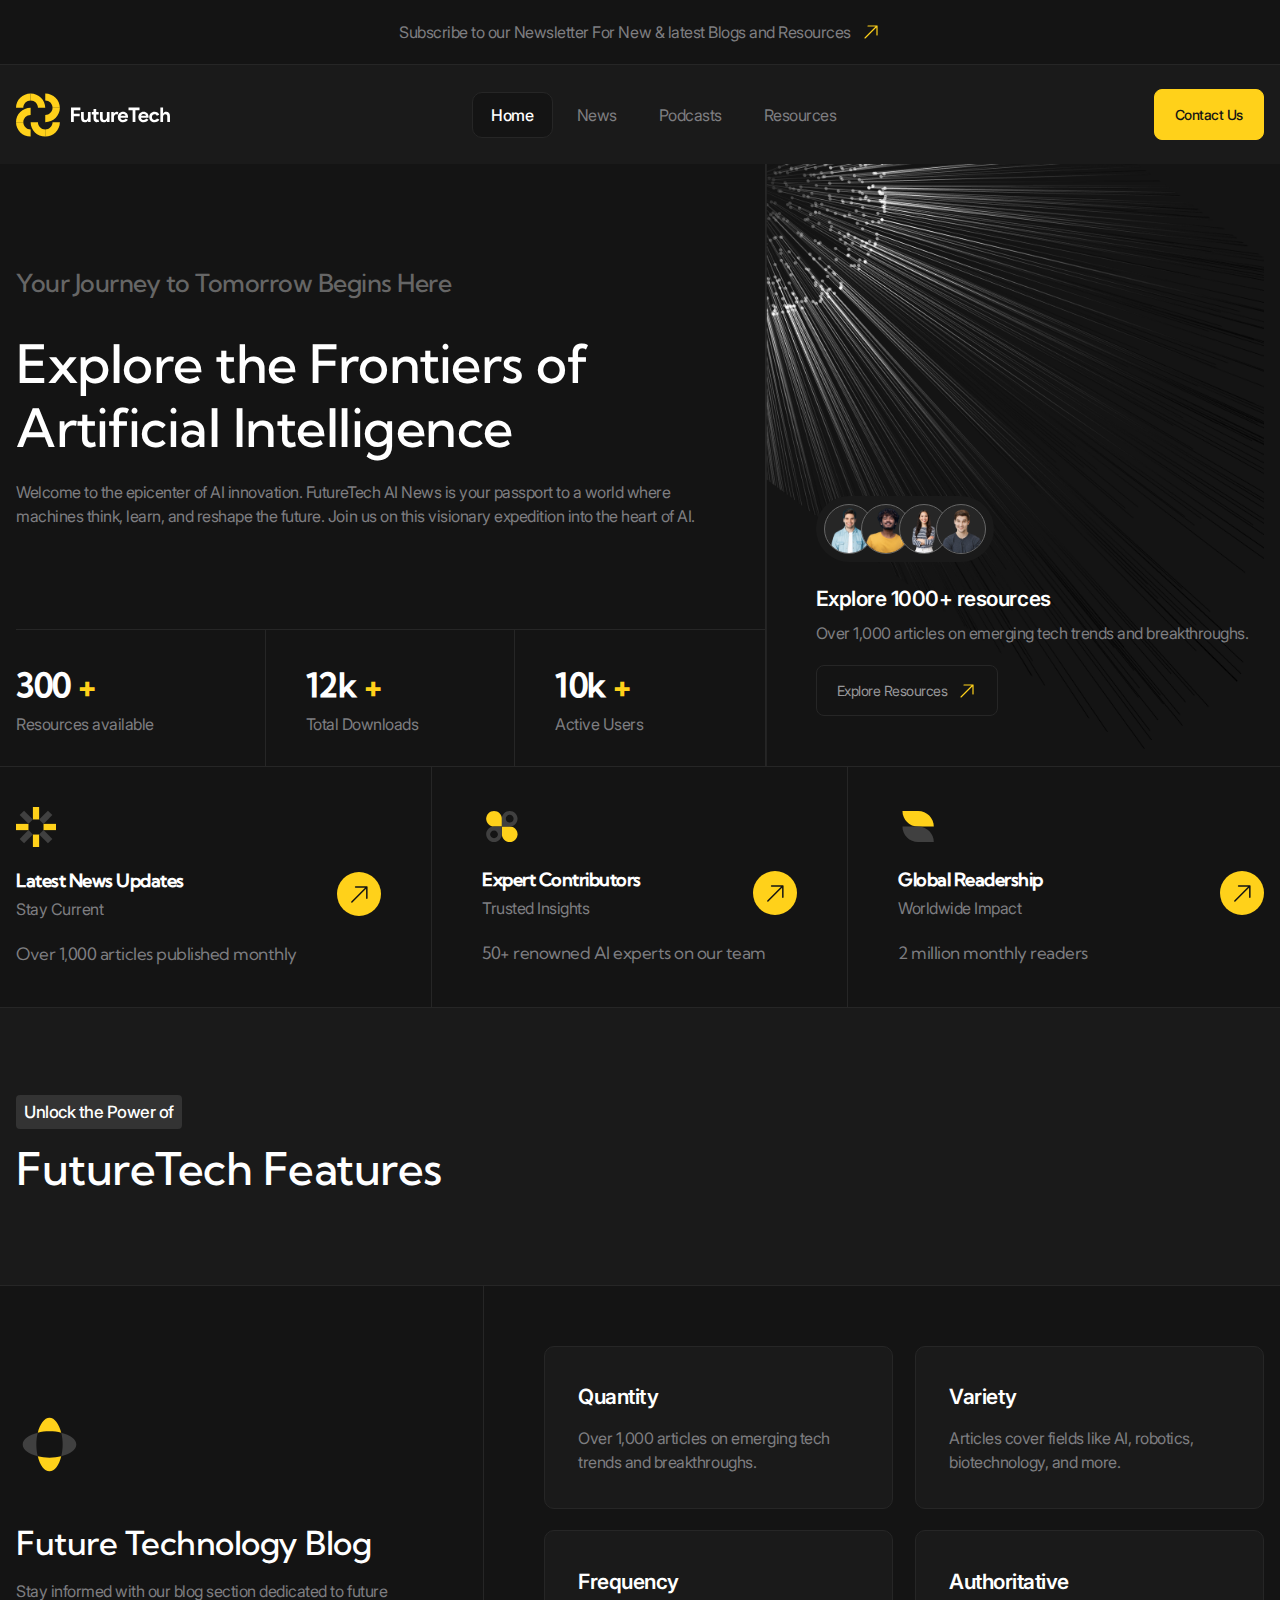
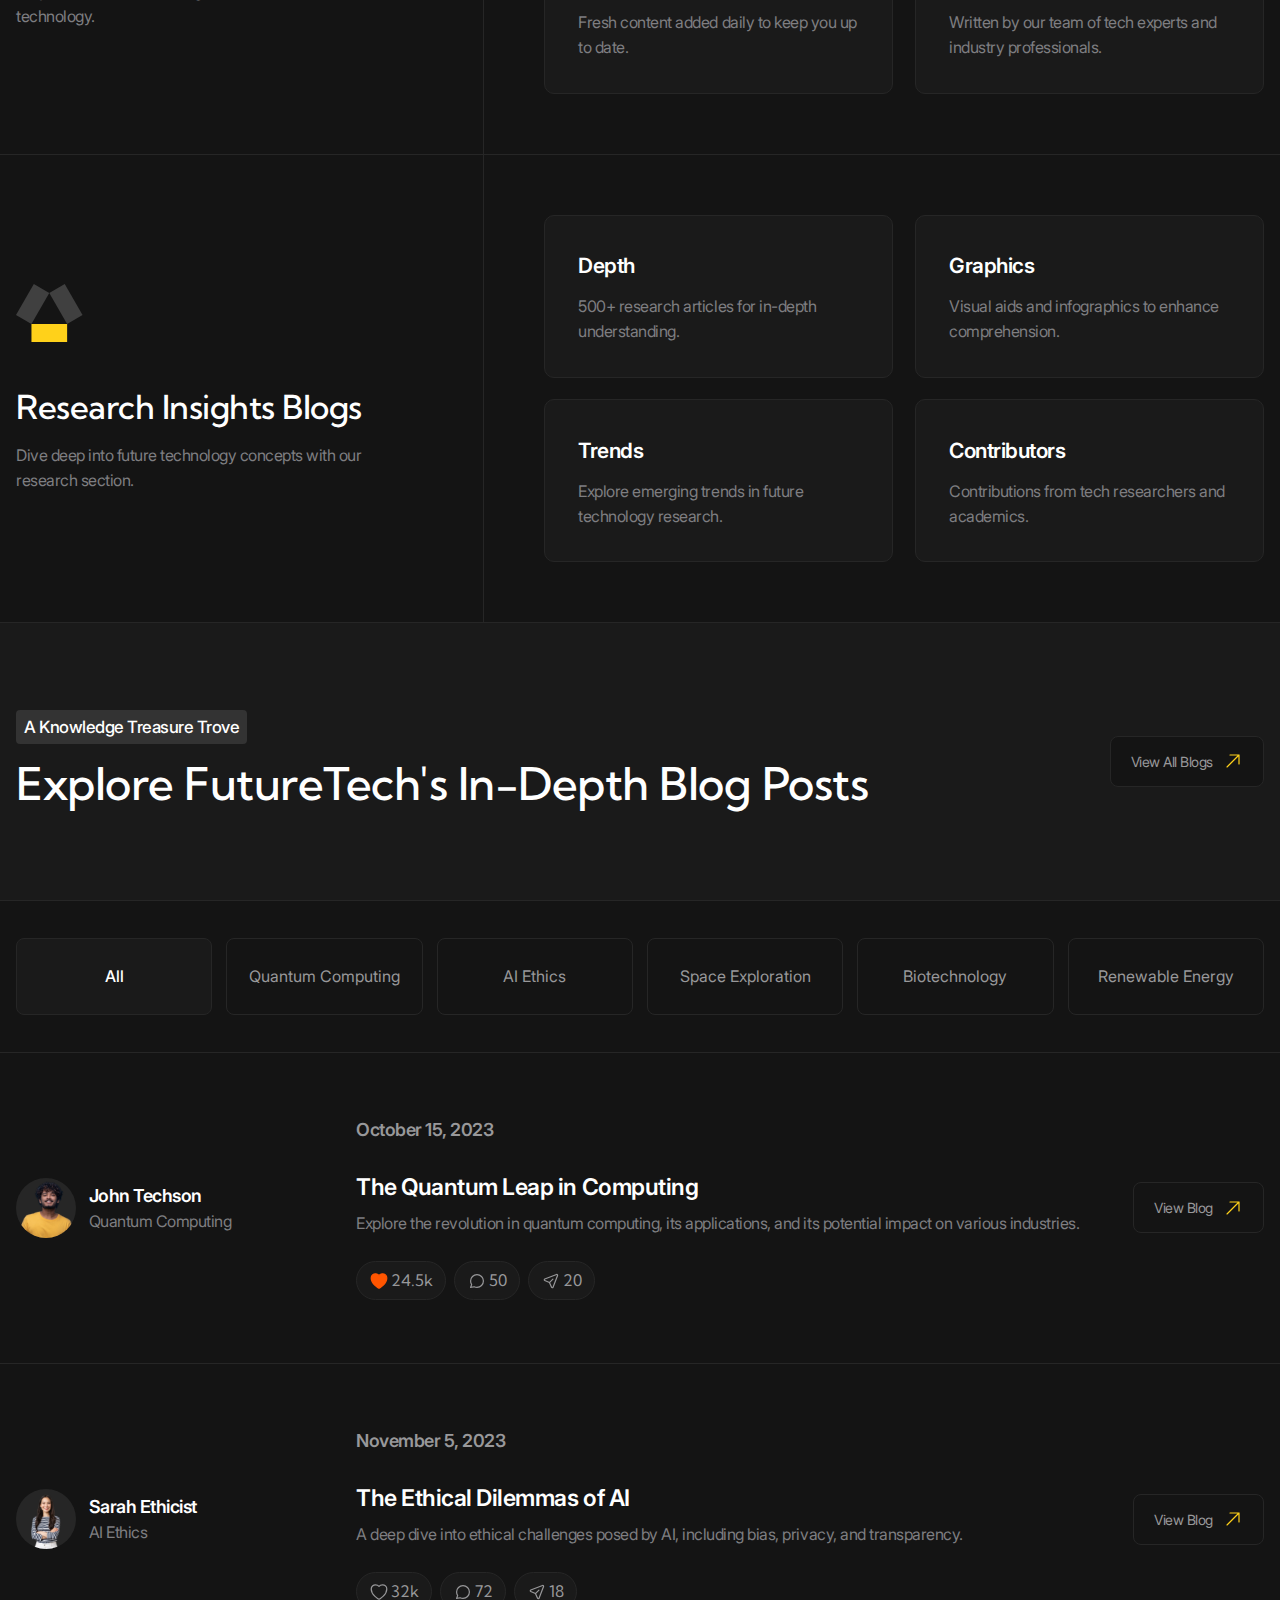
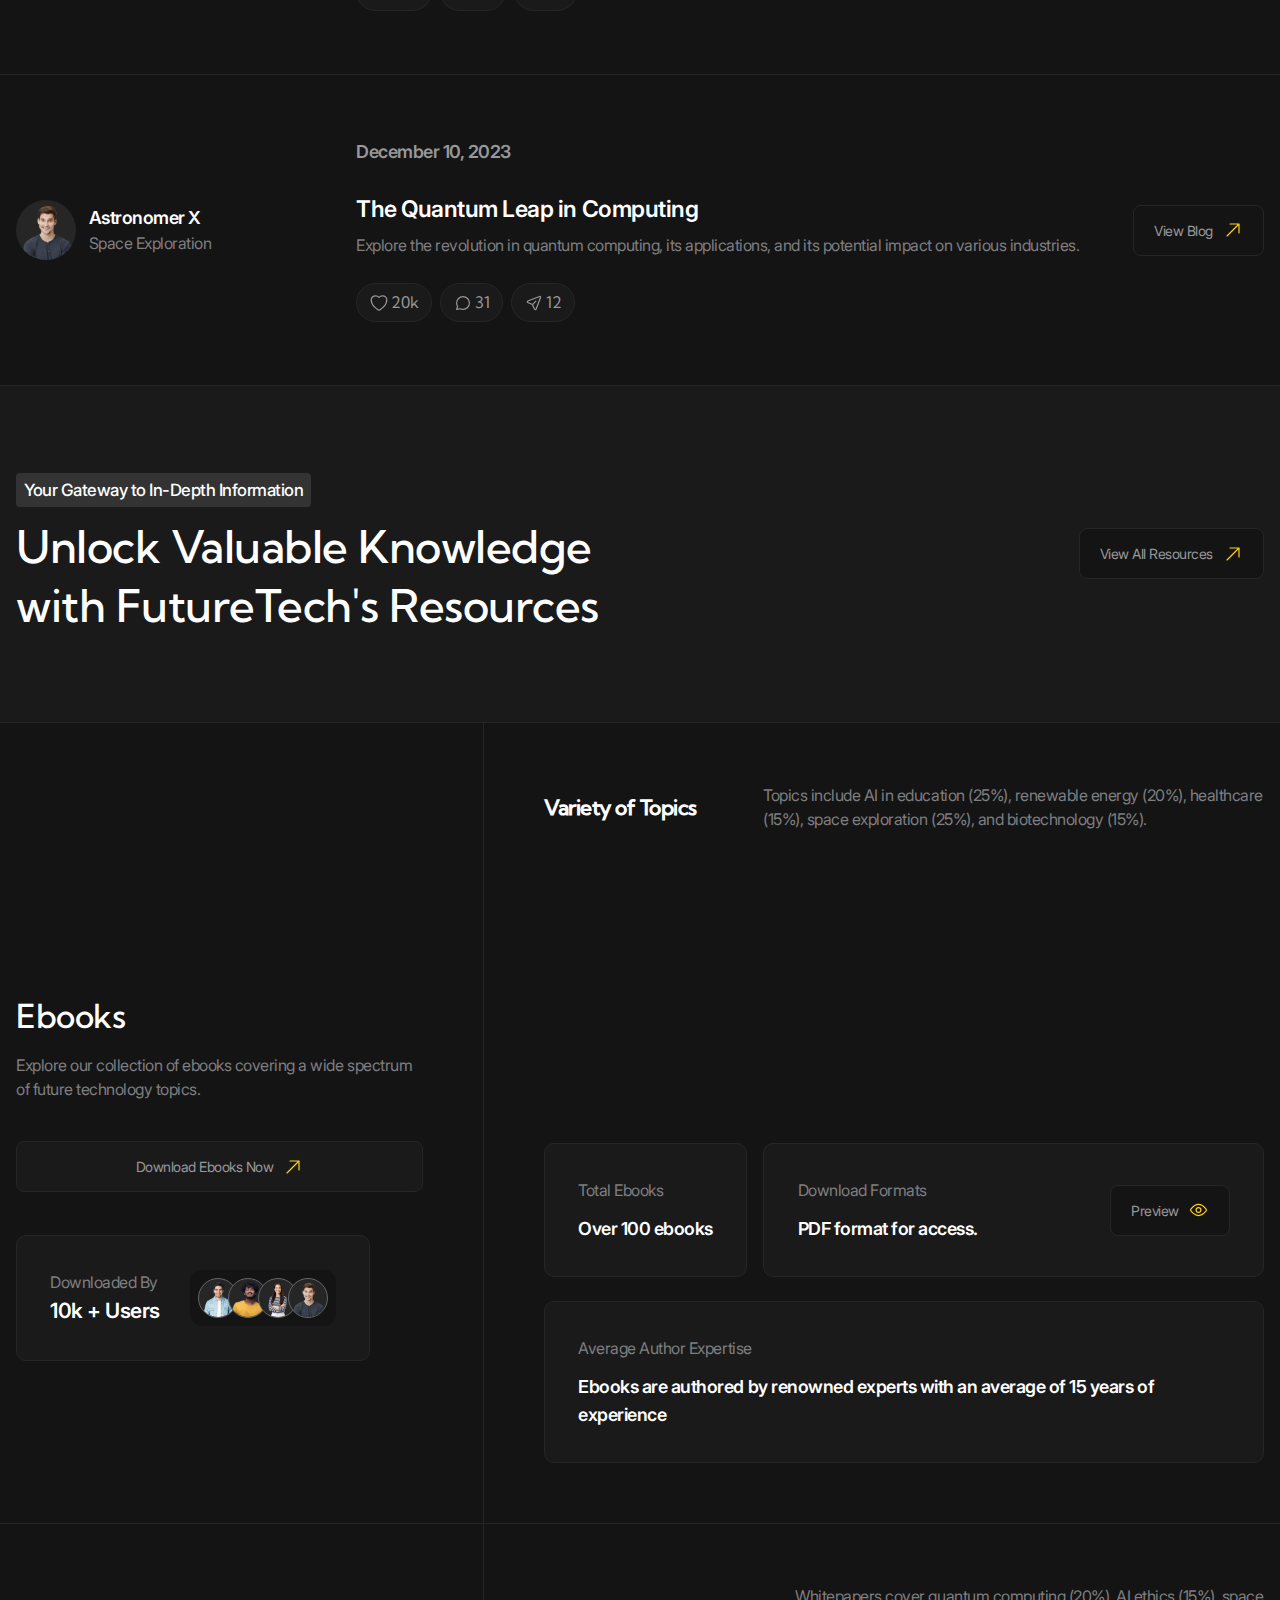
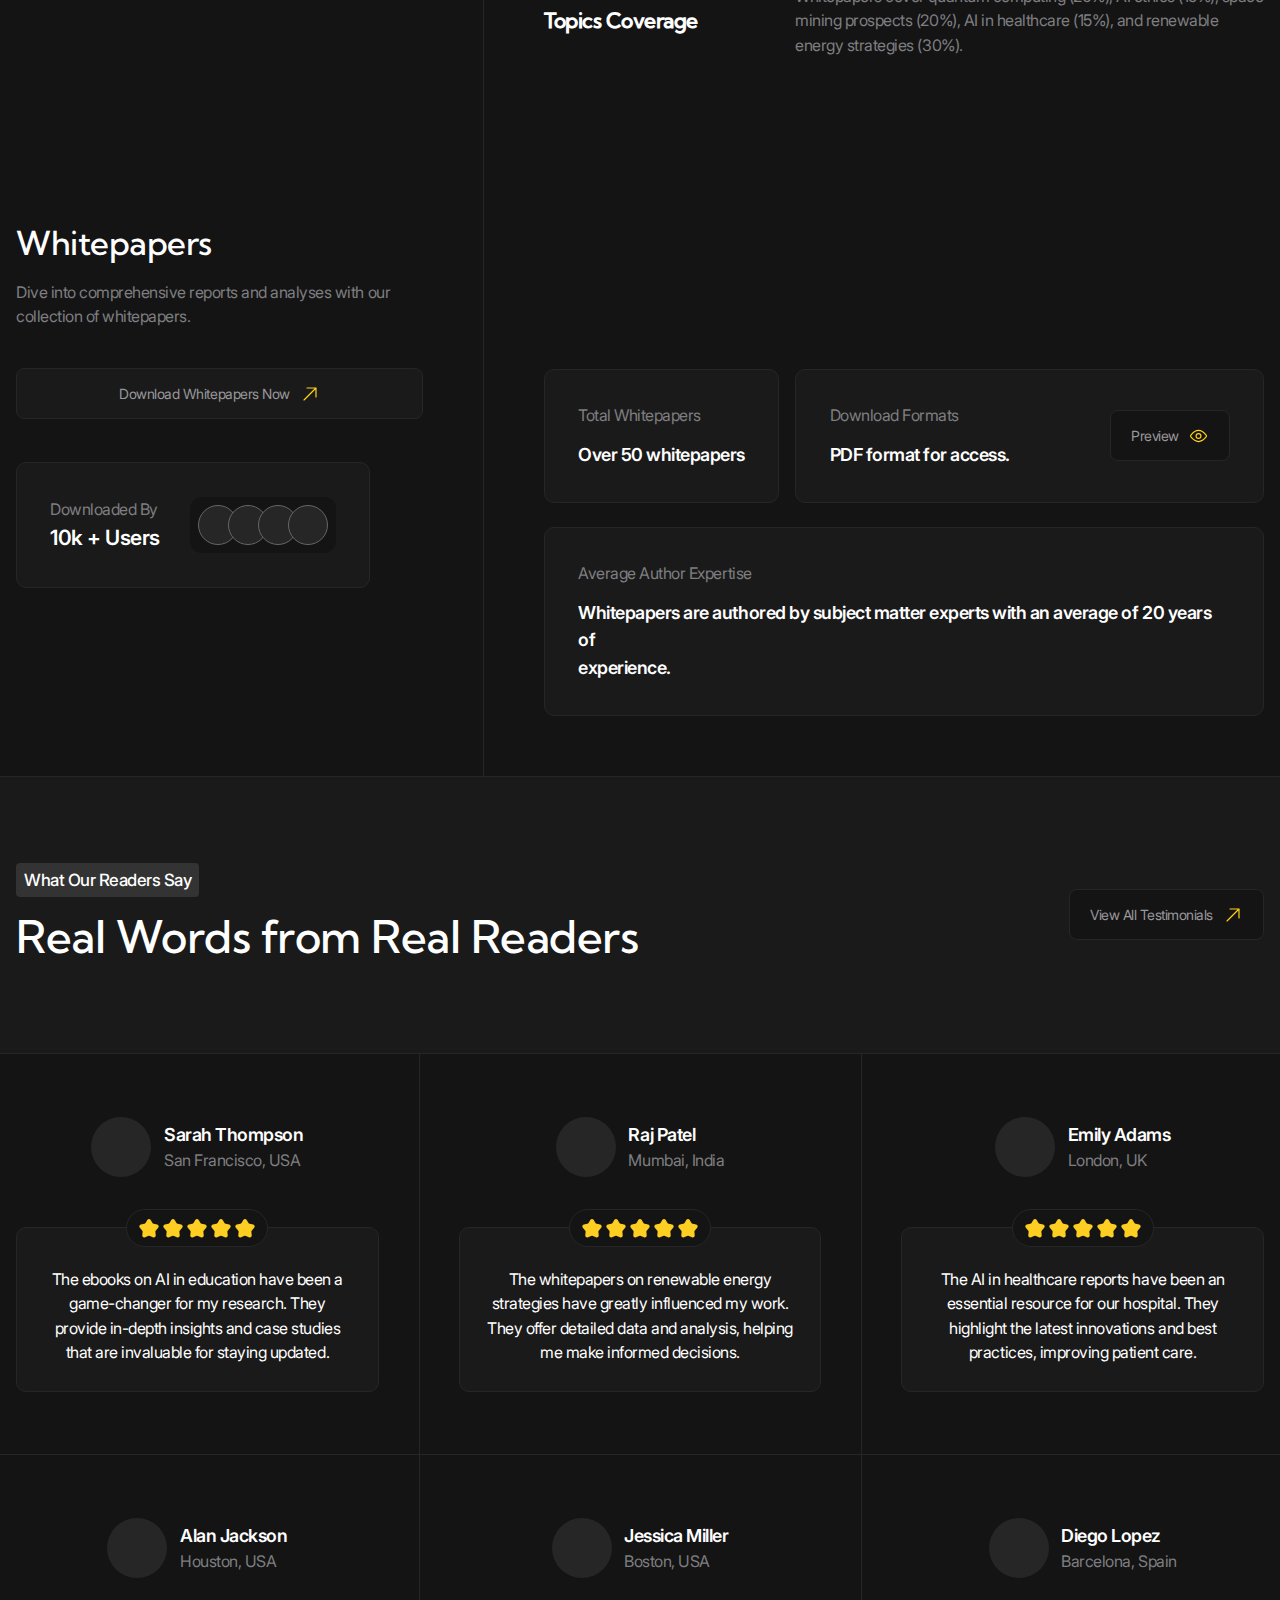
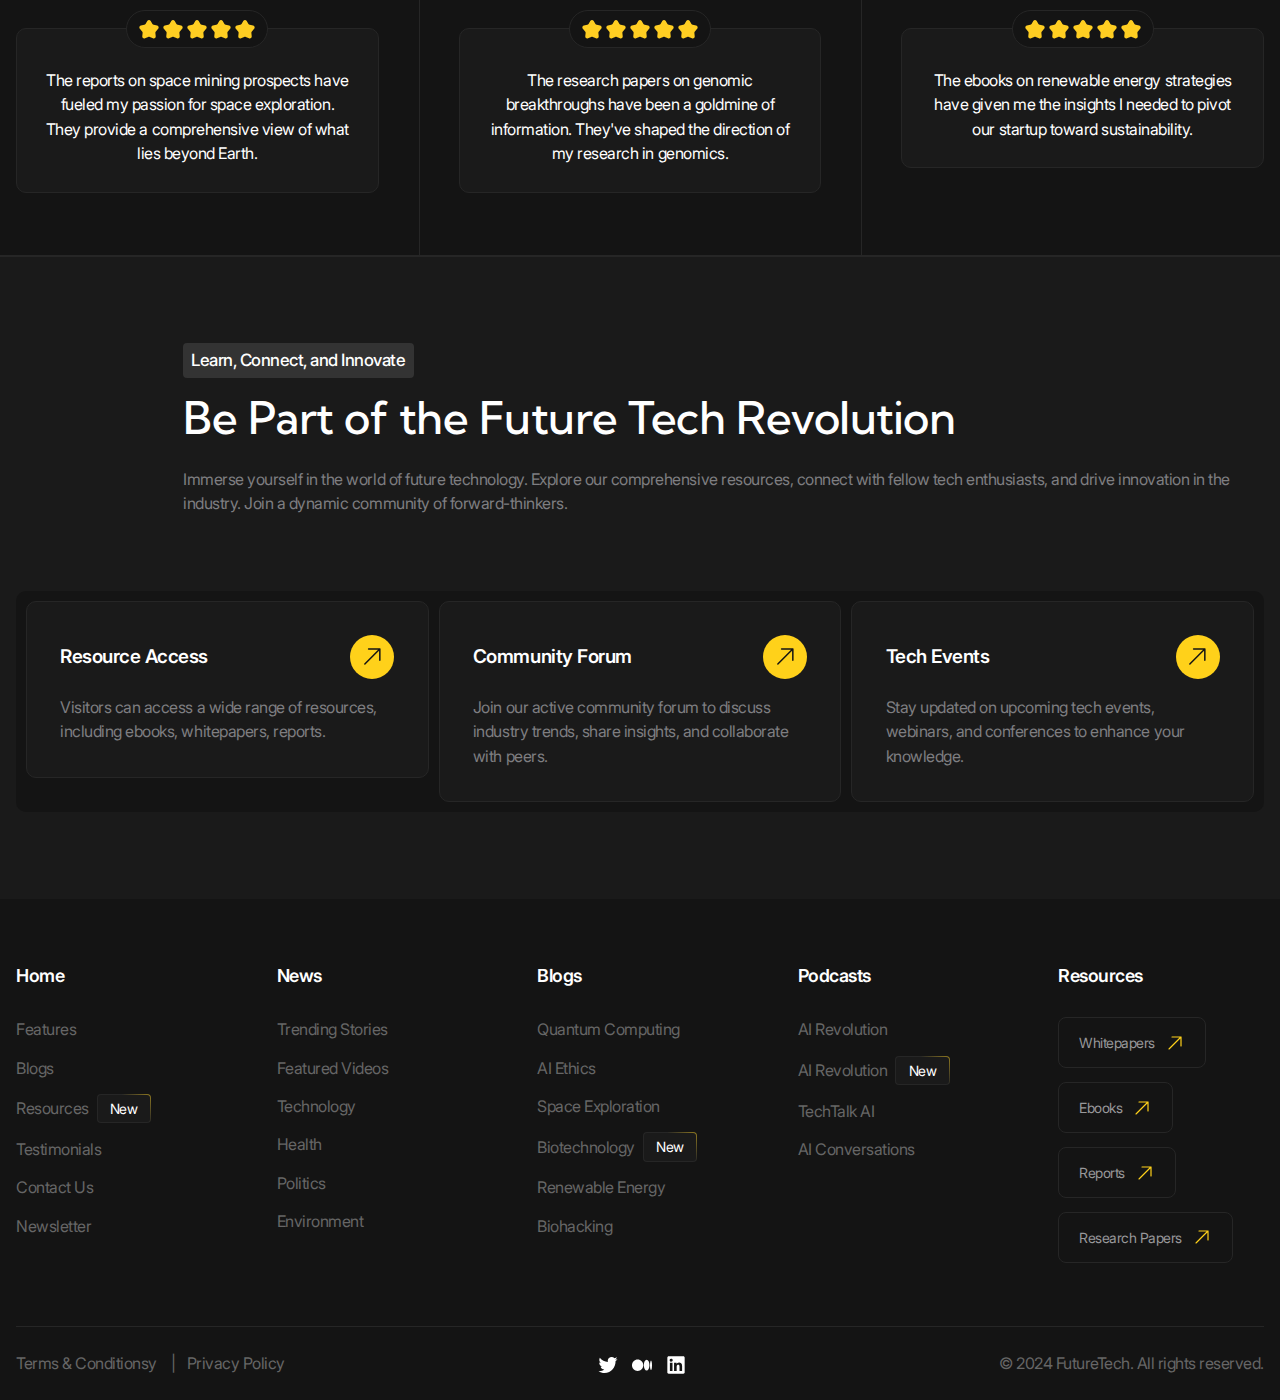
<file: index.html>
<!doctype html>
<html lang="en">
<head>
    <meta charset="UTF-8">
    <meta name="viewport"
          content="width=device-width, user-scalable=no, initial-scale=1.0, maximum-scale=1.0, minimum-scale=1.0">
    <meta http-equiv="X-UA-Compatible" content="ie=edge">
    <title>Future Tech | Home</title>
    <link rel="stylesheet" href="./styles/main.css">
    <script src="./scripts/main.js" type="module" defer></script>
</head>
<body>
<header class="header" data-js-header>
    <div class="header__promo">
        <div class="header__promo-inner container">
            <a href="#!" class="header__promo-link"><span class="icon icon__yellow-arrow">Subscribe to our Newsletter For New & latest Blogs and Resources</span></a>
        </div>
    </div>
    <div class="header__body">
        <div class="header__body-inner container">
            <a href="./index.html" class="header__logo logo" aria-label="Home" title="Home">
                <img src="./images/logo.svg" alt="" class="logo__image" width="179" height="50">
            </a>
            <div class="header__overlay" data-js-header-overlay>
                <nav class="header__menu">
                    <ul class="header__menu-list">
                        <li class="header__menu-item">
                            <a href="./index.html" class="header__menu-link is-active">Home</a>
                        </li>
                        <li class="header__menu-item">
                            <a href="./news.html" class="header__menu-link">News</a>
                        </li>
                        <li class="header__menu-item">
                            <a href="./podcasts.html" class="header__menu-link">Podcasts</a>
                        </li>
                        <li class="header__menu-item">
                            <a href="./resources.html" class="header__menu-link">Resources</a>
                        </li>
                    </ul>
                </nav>
                <a href="./contacts.html" class="header__contact-us-link button button--accent">Contact Us</a>
            </div>

            <button
                    class="header__burger-button burger-button visible-mobile"
                    type="button"
                    aria-label="Open Menu"
                    title="Open Menu"
                    data-js-header-burger-button
            >
                <span class="burger-button__line"></span>
                <span class="burger-button__line"></span>
                <span class="burger-button__line"></span>
            </button>
        </div>
    </div>
</header>

<main>
    <section class="hero" aria-labelledby="hero-title">
        <div class="hero__main container">
            <div class="hero__body">
                <p class="hero__subtitle">Your Journey to Tomorrow Begins Here</p>
                <h1 class="hero__title" id="hero-title">Explore the Frontiers of Artificial Intelligence</h1>
                <div class="hero__description">
                    <p>Welcome to the epicenter of AI innovation. FutureTech AI News is your passport to a world where
                        machines think, learn, and reshape the future. Join us on this visionary expedition into the
                        heart of AI.</p>
                </div>
            </div>
            <div class="hero__metrics metrics full-vw-line full-vw-line--top full-vw-line--left">
                <dl class="metrics__list">
                    <div class="metrics__item">
                        <dt class="metrics__key">Resources available</dt>
                        <dd class="metrics__value h3">300 <span class="metrics__sign">+</span></dd>
                    </div>
                    <div class="metrics__item">
                        <dt class="metrics__key">Total Downloads</dt>
                        <dd class="metrics__value h3">12k <span class="metrics__sign">+</span></dd>
                    </div>
                    <div class="metrics__item">
                        <dt class="metrics__key">Active Users</dt>
                        <dd class="metrics__value h3">10k <span class="metrics__sign">+</span></dd>
                    </div>
                </dl>
            </div>
            <div class="hero__resources-preview resources-preview">
                <div class="hero__resources-preview__team team">
                    <img src="./images/team/1.png" alt="" width="60" height="60" class="team__person" loading="lazy">
                    <img src="./images/team/2.png" alt="" width="60" height="60" class="team__person" loading="lazy">
                    <img src="./images/team/3.png" alt="" width="60" height="60" class="team__person" loading="lazy">
                    <img src="./images/team/4.png" alt="" width="60" height="60" class="team__person" loading="lazy">
                </div>
                <div class="resources-preview__body">
                    <p class="resources-preview__title h5">Explore 1000+ resources</p>
                    <p class="resources-preview__subtitle">Over 1,000 articles on emerging tech trends and
                        breakthroughs.</p>
                </div>
                <a href="./resources.html" class="resources-preview__button button">
                    <span class="icon icon__yellow-arrow">Explore Resources</span>
                </a>
            </div>
        </div>
        <div class="hero__advantages">
            <h2 class="visually-hidden">Our advantages</h2>
            <ul class="hero__advantages-list container">
                <li class="hero__advantages-item">
                    <div class="advantage-card">
                        <img src="./images/advantages/icon-1.svg" alt="" width="50" height="50"
                             class="advantage-card__image" loading="lazy">
                        <a href="#!" class="advantage-card__link circle-icon">
                            <h3 class="advantage-card__title h6">Latest News Updates</h3>
                            <p class="advantage-card__subtitle">Stay Current</p>
                        </a>
                        <p class="advantage-card__details">Over 1,000 articles published monthly</p>
                    </div>
                </li>
                <li class="hero__advantages-item">
                    <div class="advantage-card">
                        <img src="./images/advantages/icon-2.svg" alt="" width="50" height="50"
                             class="advantage-card__image" loading="lazy">
                        <a href="#!" class="advantage-card__link circle-icon">
                            <h3 class="advantage-card__title h6">Expert Contributors</h3>
                            <p class="advantage-card__subtitle">Trusted Insights</p>
                        </a>
                        <p class="advantage-card__details">50+ renowned AI experts on our team</p>
                    </div>
                </li>
                <li class="hero__advantages-item">
                    <div class="advantage-card">
                        <img src="./images/advantages/icon-3.svg" alt="" width="50" height="50"
                             class="advantage-card__image" loading="lazy">
                        <a href="#!" class="advantage-card__link circle-icon">
                            <h3 class="advantage-card__title h6">Global Readership</h3>
                            <p class="advantage-card__subtitle">Worldwide Impact</p>
                        </a>
                        <p class="advantage-card__details">2 million monthly readers</p>
                    </div>
                </li>
            </ul>
        </div>
    </section>

    <section class="section" aria-labelledby="features-title">
        <header class="section__header">
            <div class="section__header-inner container">
                <div class="section__header-info">
                    <p class="section__subtitle tag">Unlock the Power of</p>
                    <h2 class="section__title" id="features-title">FutureTech Features</h2>
                </div>
            </div>
        </header>
        <div class="section__body">
            <ul class="list">
                <li class="list__item">
                    <div class="card container">
                        <div class="card__preview">
                            <div class="card__preview-main">
                                <img
                                        class="card__preview-icon"
                                        src="./images/features/1.svg"
                                        alt=""
                                        width="80"
                                        height="80"
                                        loading="lazy"
                                >
                                <div class="card__preview-info">
                                    <h3 class="card__preview-title">Future Technology Blog</h3>
                                    <div class="card__preview-description">
                                        <p>Stay informed with our blog section dedicated to future technology.</p>
                                    </div>
                                </div>
                            </div>
                        </div>
                        <div class="card__body">
                            <div class="card__grid card__grid--2-cols">
                                <div class="card__cell tile">
                                    <h4 class="card__cell-title h5">Quantity</h4>
                                    <p class="card__cell-description">Over 1,000 articles on emerging tech trends and
                                        breakthroughs.</p>
                                </div>
                                <div class="card__cell tile">
                                    <h4 class="card__cell-title h5">Variety</h4>
                                    <p class="card__cell-description">Articles cover fields like AI, robotics,
                                        biotechnology, and more.</p>
                                </div>
                                <div class="card__cell tile">
                                    <h4 class="card__cell-title h5">Frequency</h4>
                                    <p class="card__cell-description">Fresh content added daily to keep you up to
                                        date.</p>
                                </div>
                                <div class="card__cell tile">
                                    <h4 class="card__cell-title h5">Authoritative</h4>
                                    <p class="card__cell-description">Written by our team of tech experts and industry
                                        professionals.</p>
                                </div>
                            </div>
                        </div>
                    </div>
                </li>
                <li class="list__item">
                    <div class="card container">
                        <div class="card__preview">
                            <div class="card__preview-main">
                                <img
                                        class="card__preview-icon"
                                        src="./images/features/2.svg"
                                        alt="" width="80"
                                        height="80"
                                        loading="lazy"
                                >
                                <div class="card__preview-info">
                                    <h3 class="card__preview-title">Research Insights Blogs</h3>
                                    <div class="card__preview-description">
                                        <p>Dive deep into future technology concepts with our research section.</p>
                                    </div>
                                </div>
                            </div>
                        </div>
                        <div class="card__body">
                            <div class="card__grid card__grid--2-cols">
                                <div class="card__cell tile">
                                    <h4 class="card__cell-title h5">Depth</h4>
                                    <p class="card__cell-description">500+ research articles for in-depth
                                        understanding.</p>
                                </div>
                                <div class="card__cell tile">
                                    <h4 class="card__cell-title h5">Graphics</h4>
                                    <p class="card__cell-description">Visual aids and infographics to enhance
                                        comprehension.</p>
                                </div>
                                <div class="card__cell tile">
                                    <h4 class="card__cell-title h5">Trends</h4>
                                    <p class="card__cell-description">Explore emerging trends in future technology
                                        research.</p>
                                </div>
                                <div class="card__cell tile">
                                    <h4 class="card__cell-title h5">Contributors</h4>
                                    <p class="card__cell-description">Contributions from tech researchers and
                                        academics.</p>
                                </div>
                            </div>
                        </div>
                    </div>
                </li>
            </ul>
        </div>
    </section>

    <section class="section" aria-labelledby="blog-title">
        <header class="section__header">
            <div class="section__header-inner container">
                <div class="section__header-info">
                    <p class="section__subtitle tag">A Knowledge Treasure Trove</p>
                    <h2 class="section__title" id="blog-title">Explore FutureTech's In-Depth Blog Posts</h2>
                </div>
                <div class="section__actions">
                    <a href="./blog.html" class="section__link button">
                        <span class="icon icon__yellow-arrow">View All Blogs</span>
                    </a>
                </div>
            </div>
        </header>
        <div class="section__body tabs" data-js-tabs>
            <h3 class="visually-hidden" id="category-title">Blog Category</h3>
            <header class="tabs__header">
                <div
                        class="tabs__buttons container"
                        role="tablist"
                        aria-labelledby="blog-category-title"
                >
                    <button
                            class="tabs__button is-active"
                            id="tab-1"
                            type="button"
                            role="tab"
                            aria-controls="tabpanel-1"
                            data-js-tabs-button
                            aria-selected="false"
                    >
                        All
                    </button>
                    <button
                            class="tabs__button"
                            id="tab-2"
                            type="button"
                            role="tab"
                            aria-controls="tabpanel-2"
                            data-js-tabs-button
                            aria-selected="false"
                            tabindex="-1"
                    >
                        Quantum Computing
                    </button>
                    <button
                            class="tabs__button"
                            id="tab-3"
                            type="button"
                            role="tab"
                            aria-controls="tabpanel-3"
                            data-js-tabs-button
                            aria-selected="false"
                            tabindex="-1"
                    >
                        AI Ethics
                    </button>
                    <button
                            class="tabs__button"
                            id="tab-4"
                            type="button"
                            role="tab"
                            aria-controls="tabpanel-4"
                            data-js-tabs-button
                            aria-selected="false"
                            tabindex="-1"
                    >
                        Space Exploration
                    </button>
                    <button
                            class="tabs__button"
                            id="tab-5"
                            type="button"
                            role="tab"
                            aria-controls="tabpanel-5"
                            data-js-tabs-button
                            aria-selected="false"
                            tabindex="-1"
                    >
                        Biotechnology
                    </button>
                    <button
                            class="tabs__button"
                            id="tab-6"
                            type="button"
                            role="tab"
                            aria-controls="tabpanel-6"
                            data-js-tabs-button
                            aria-selected="false"
                            tabindex="-1"
                    >
                        Renewable Energy
                    </button>

                </div>
            </header>
            <div class="tabs__body">
                <div
                        class="tabs__content is-active"
                        id="tabpanel-1"
                        aria-labelledby="tab-1"
                        tabindex="0"
                        data-js-tabs-content
                >
                    <ul class="list">
                        <li class="list__item">
                            <article class="blog-card container">
                                <div class="blog-card__author person-card">
                                    <img
                                            class="person-card__image"
                                            src="./images/blog/1.png"
                                            alt=""
                                            width="80" height="80" loading="lazy"
                                    >
                                    <div class="person-card__body">
                                        <p class="person-card__name">John Techson</p>
                                        <p class="person-card__department">Quantum Computing</p>
                                    </div>
                                </div>
                                <div class="blog-card__body">
                                    <time class="blog-card__date h6" datetime="2023-10-15">October 15, 2023</time>
                                    <div class="blog-card__info">
                                        <h4 class="blog-card__title">The Quantum Leap in Computing</h4>
                                        <div class="blog-card__description">
                                            Explore the revolution in quantum computing, its applications, and its
                                            potential impact on various industries.
                                        </div>
                                    </div>
                                    <div class="blog-card__actions blog-actions">
                                        <ul class="blog-actions__list">
                                            <li class="blog-actions__item">
                                                <button
                                                        class="blog-actions__button is-active"
                                                        type="button"
                                                        aria-label="Dislike"
                                                        title="Dislike"
                                                >
                                                    <span class="blog-actions__icon-wrapper">
                                                        <svg width="24" height="25" viewBox="0 0 24 25" fill="none"
                                                             xmlns="http://www.w3.org/2000/svg">
                                                        <path d="M11.645 21.4107L11.6384 21.4071L11.6158 21.3949C11.5965 21.3844 11.5689 21.3693 11.5336 21.3496C11.4629 21.3101 11.3612 21.2524 11.233 21.1769C10.9765 21.0261 10.6132 20.8039 10.1785 20.515C9.31074 19.9381 8.15122 19.0901 6.9886 18.0063C4.68781 15.8615 2.25 12.6751 2.25 8.75C2.25 5.82194 4.7136 3.5 7.6875 3.5C9.43638 3.5 11.0023 4.29909 12 5.5516C12.9977 4.29909 14.5636 3.5 16.3125 3.5C19.2864 3.5 21.75 5.82194 21.75 8.75C21.75 12.6751 19.3122 15.8615 17.0114 18.0063C15.8488 19.0901 14.6893 19.9381 13.8215 20.515C13.3868 20.8039 13.0235 21.0261 12.767 21.1769C12.6388 21.2524 12.5371 21.3101 12.4664 21.3496C12.4311 21.3693 12.4035 21.3844 12.3842 21.3949L12.3616 21.4071L12.355 21.4107L12.3523 21.4121C12.1323 21.5289 11.8677 21.5289 11.6477 21.4121L11.645 21.4107Z"
                                                              stroke="#666666" stroke-width="1.5"
                                                              stroke-linejoin="round"/>
                                                        </svg>

                                                    </span>
                                                    <span>24.5k</span>
                                                </button>
                                            </li>
                                            <li class="blog-actions__item">
                                                <button
                                                        class="blog-actions__button"
                                                        type="button"
                                                        aria-label="Discuss"
                                                        title="Discuss"
                                                >
                                                    <span class="blog-actions__icon-wrapper">
                                                        <svg width="24" height="25" viewBox="0 0 24 25" fill="none"
                                                             xmlns="http://www.w3.org/2000/svg">
                                                        <path d="M8.48581 19.6888C9.54657 20.2083 10.7392 20.5 12 20.5C16.4183 20.5 20 16.9183 20 12.5C20 8.08172 16.4183 4.5 12 4.5C7.58172 4.5 4 8.08172 4 12.5C4 14.1401 4.49356 15.665 5.34026 16.9341M8.48581 19.6888L4 20.5L5.34026 16.9341M8.48581 19.6888L8.49231 19.6877M5.34026 16.9341L5.34154 16.9308"
                                                              stroke="#666666" stroke-width="1.5" stroke-linecap="round"
                                                              stroke-linejoin="round"/>
                                                        </svg>
                                                    </span>
                                                    <span>50</span>
                                                </button>
                                            </li>
                                            <li class="blog-actions__item">
                                                <button
                                                        class="blog-actions__button"
                                                        type="button"
                                                        aria-label="Share"
                                                        title="Share"
                                                >
                                                    <span class="blog-actions__icon-wrapper">
                                                        <svg width="24" height="25" viewBox="0 0 24 25" fill="none"
                                                             xmlns="http://www.w3.org/2000/svg">
                                                        <path d="M10.0384 14.4616L4.1719 11.7951C3.36454 11.4281 3.39898 10.2697 4.22673 9.95134L18.8999 4.30781C19.7087 3.99675 20.5033 4.79139 20.1922 5.60013L14.5487 20.2733C14.2303 21.1011 13.072 21.1355 12.705 20.3281L10.0384 14.4616ZM10.0384 14.4616L14.4231 10.077"
                                                              stroke="#666666" stroke-width="1.5" stroke-linecap="round"
                                                              stroke-linejoin="round"/>
                                                        </svg>
                                                    </span>
                                                    <span>20</span>
                                                </button>
                                            </li>
                                        </ul>
                                    </div>
                                </div>
                                <a href="./blog.html" class="blog-card__link button">
                                    <span class="icon icon__yellow-arrow">View Blog</span>
                                </a>
                            </article>
                        </li>
                        <li class="list__item">
                            <article class="blog-card container">
                                <div class="blog-card__author person-card">
                                    <img
                                            class="person-card__image"
                                            src="./images/blog/2.png"
                                            alt=""
                                            width="80" height="80" loading="lazy"
                                    >
                                    <div class="person-card__body">
                                        <p class="person-card__name">Sarah Ethicist</p>
                                        <p class="person-card__department">AI Ethics</p>
                                    </div>
                                </div>
                                <div class="blog-card__body">
                                    <time class="blog-card__date h6" datetime="2023-9-5">November 5, 2023</time>
                                    <div class="blog-card__info">
                                        <h4 class="blog-card__title">The Ethical Dilemmas of AI</h4>
                                        <div class="blog-card__description">
                                            A deep dive into ethical challenges posed by AI, including bias, privacy,
                                            and transparency.
                                        </div>
                                    </div>
                                    <div class="blog-card__actions blog-actions">
                                        <ul class="blog-actions__list">
                                            <li class="blog-actions__item">
                                                <button
                                                        class="blog-actions__button"
                                                        type="button"
                                                        aria-label="Like"
                                                        title="Like"
                                                >
                                                    <span class="blog-actions__icon-wrapper">
                                                        <svg width="24" height="25" viewBox="0 0 24 25" fill="none"
                                                             xmlns="http://www.w3.org/2000/svg">
                                                        <path d="M11.645 21.4107L11.6384 21.4071L11.6158 21.3949C11.5965 21.3844 11.5689 21.3693 11.5336 21.3496C11.4629 21.3101 11.3612 21.2524 11.233 21.1769C10.9765 21.0261 10.6132 20.8039 10.1785 20.515C9.31074 19.9381 8.15122 19.0901 6.9886 18.0063C4.68781 15.8615 2.25 12.6751 2.25 8.75C2.25 5.82194 4.7136 3.5 7.6875 3.5C9.43638 3.5 11.0023 4.29909 12 5.5516C12.9977 4.29909 14.5636 3.5 16.3125 3.5C19.2864 3.5 21.75 5.82194 21.75 8.75C21.75 12.6751 19.3122 15.8615 17.0114 18.0063C15.8488 19.0901 14.6893 19.9381 13.8215 20.515C13.3868 20.8039 13.0235 21.0261 12.767 21.1769C12.6388 21.2524 12.5371 21.3101 12.4664 21.3496C12.4311 21.3693 12.4035 21.3844 12.3842 21.3949L12.3616 21.4071L12.355 21.4107L12.3523 21.4121C12.1323 21.5289 11.8677 21.5289 11.6477 21.4121L11.645 21.4107Z"
                                                              stroke="#666666" stroke-width="1.5"
                                                              stroke-linejoin="round"/>
                                                        </svg>

                                                    </span>
                                                    <span>32k</span>
                                                </button>
                                            </li>
                                            <li class="blog-actions__item">
                                                <button
                                                        class="blog-actions__button"
                                                        type="button"
                                                        aria-label="Discuss"
                                                        title="Discuss"
                                                >
                                                    <span class="blog-actions__icon-wrapper">
                                                        <svg width="24" height="25" viewBox="0 0 24 25" fill="none"
                                                             xmlns="http://www.w3.org/2000/svg">
                                                        <path d="M8.48581 19.6888C9.54657 20.2083 10.7392 20.5 12 20.5C16.4183 20.5 20 16.9183 20 12.5C20 8.08172 16.4183 4.5 12 4.5C7.58172 4.5 4 8.08172 4 12.5C4 14.1401 4.49356 15.665 5.34026 16.9341M8.48581 19.6888L4 20.5L5.34026 16.9341M8.48581 19.6888L8.49231 19.6877M5.34026 16.9341L5.34154 16.9308"
                                                              stroke="#666666" stroke-width="1.5" stroke-linecap="round"
                                                              stroke-linejoin="round"/>
                                                        </svg>
                                                    </span>
                                                    <span>72</span>
                                                </button>
                                            </li>
                                            <li class="blog-actions__item">
                                                <button
                                                        class="blog-actions__button"
                                                        type="button"
                                                        aria-label="Share"
                                                        title="Share"
                                                >
                                                    <span class="blog-actions__icon-wrapper">
                                                        <svg width="24" height="25" viewBox="0 0 24 25" fill="none"
                                                             xmlns="http://www.w3.org/2000/svg">
                                                        <path d="M10.0384 14.4616L4.1719 11.7951C3.36454 11.4281 3.39898 10.2697 4.22673 9.95134L18.8999 4.30781C19.7087 3.99675 20.5033 4.79139 20.1922 5.60013L14.5487 20.2733C14.2303 21.1011 13.072 21.1355 12.705 20.3281L10.0384 14.4616ZM10.0384 14.4616L14.4231 10.077"
                                                              stroke="#666666" stroke-width="1.5" stroke-linecap="round"
                                                              stroke-linejoin="round"/>
                                                        </svg>
                                                    </span>
                                                    <span>18</span>
                                                </button>
                                            </li>
                                        </ul>
                                    </div>
                                </div>
                                <a href="./blog.html" class="blog-card__link button">
                                    <span class="icon icon__yellow-arrow">View Blog</span>
                                </a>
                            </article>
                        </li>
                        <li class="list__item">
                            <article class="blog-card container">
                                <div class="blog-card__author person-card">
                                    <img
                                            class="person-card__image"
                                            src="./images/blog/3.png"
                                            alt=""
                                            width="80" height="80" loading="lazy"
                                    >
                                    <div class="person-card__body">
                                        <p class="person-card__name">Astronomer X</p>
                                        <p class="person-card__department">Space Exploration</p>
                                    </div>
                                </div>
                                <div class="blog-card__body">
                                    <time class="blog-card__date h6" datetime="2023-10-11">December 10, 2023</time>
                                    <div class="blog-card__info">
                                        <h4 class="blog-card__title">The Quantum Leap in Computing</h4>
                                        <div class="blog-card__description">
                                            Explore the revolution in quantum computing, its applications, and its
                                            potential impact on various industries.
                                        </div>
                                    </div>
                                    <div class="blog-card__actions blog-actions">
                                        <ul class="blog-actions__list">
                                            <li class="blog-actions__item">
                                                <button
                                                        class="blog-actions__button"
                                                        type="button"
                                                        aria-label="Like"
                                                        title="Like"
                                                >
                                                    <span class="blog-actions__icon-wrapper">
                                                        <svg width="24" height="25" viewBox="0 0 24 25" fill="none"
                                                             xmlns="http://www.w3.org/2000/svg">
                                                        <path d="M11.645 21.4107L11.6384 21.4071L11.6158 21.3949C11.5965 21.3844 11.5689 21.3693 11.5336 21.3496C11.4629 21.3101 11.3612 21.2524 11.233 21.1769C10.9765 21.0261 10.6132 20.8039 10.1785 20.515C9.31074 19.9381 8.15122 19.0901 6.9886 18.0063C4.68781 15.8615 2.25 12.6751 2.25 8.75C2.25 5.82194 4.7136 3.5 7.6875 3.5C9.43638 3.5 11.0023 4.29909 12 5.5516C12.9977 4.29909 14.5636 3.5 16.3125 3.5C19.2864 3.5 21.75 5.82194 21.75 8.75C21.75 12.6751 19.3122 15.8615 17.0114 18.0063C15.8488 19.0901 14.6893 19.9381 13.8215 20.515C13.3868 20.8039 13.0235 21.0261 12.767 21.1769C12.6388 21.2524 12.5371 21.3101 12.4664 21.3496C12.4311 21.3693 12.4035 21.3844 12.3842 21.3949L12.3616 21.4071L12.355 21.4107L12.3523 21.4121C12.1323 21.5289 11.8677 21.5289 11.6477 21.4121L11.645 21.4107Z"
                                                              stroke="#666666" stroke-width="1.5"
                                                              stroke-linejoin="round"/>
                                                        </svg>

                                                    </span>
                                                    <span>20k</span>
                                                </button>
                                            </li>
                                            <li class="blog-actions__item">
                                                <button
                                                        class="blog-actions__button"
                                                        type="button"
                                                        aria-label="Discuss"
                                                        title="Discuss"
                                                >
                                                    <span class="blog-actions__icon-wrapper">
                                                        <svg width="24" height="25" viewBox="0 0 24 25" fill="none"
                                                             xmlns="http://www.w3.org/2000/svg">
                                                        <path d="M8.48581 19.6888C9.54657 20.2083 10.7392 20.5 12 20.5C16.4183 20.5 20 16.9183 20 12.5C20 8.08172 16.4183 4.5 12 4.5C7.58172 4.5 4 8.08172 4 12.5C4 14.1401 4.49356 15.665 5.34026 16.9341M8.48581 19.6888L4 20.5L5.34026 16.9341M8.48581 19.6888L8.49231 19.6877M5.34026 16.9341L5.34154 16.9308"
                                                              stroke="#666666" stroke-width="1.5" stroke-linecap="round"
                                                              stroke-linejoin="round"/>
                                                        </svg>
                                                    </span>
                                                    <span>31</span>
                                                </button>
                                            </li>
                                            <li class="blog-actions__item">
                                                <button
                                                        class="blog-actions__button"
                                                        type="button"
                                                        aria-label="Share"
                                                        title="Share"
                                                >
                                                    <span class="blog-actions__icon-wrapper">
                                                        <svg width="24" height="25" viewBox="0 0 24 25" fill="none"
                                                             xmlns="http://www.w3.org/2000/svg">
                                                        <path d="M10.0384 14.4616L4.1719 11.7951C3.36454 11.4281 3.39898 10.2697 4.22673 9.95134L18.8999 4.30781C19.7087 3.99675 20.5033 4.79139 20.1922 5.60013L14.5487 20.2733C14.2303 21.1011 13.072 21.1355 12.705 20.3281L10.0384 14.4616ZM10.0384 14.4616L14.4231 10.077"
                                                              stroke="#666666" stroke-width="1.5" stroke-linecap="round"
                                                              stroke-linejoin="round"/>
                                                        </svg>
                                                    </span>
                                                    <span>12</span>
                                                </button>
                                            </li>
                                        </ul>
                                    </div>
                                </div>
                                <a href="./blog.html" class="blog-card__link button">
                                    <span class="icon icon__yellow-arrow">View Blog</span>
                                </a>
                            </article>
                        </li>
                    </ul>
                </div>
                <div
                        class="tabs__content"
                        id="tabpanel-2"
                        aria-labelledby="tab-2"
                        tabindex="0"
                        data-js-tabs-content
                >
                    <ul class="list">
                        <li class="list__item">
                            <article class="blog-card container">
                                <div class="blog-card__author person-card">
                                    <img
                                            class="person-card__image"
                                            src="./images/blog/3.png"
                                            alt=""
                                            width="80" height="80" loading="lazy"
                                    >
                                    <div class="person-card__body">
                                        <p class="person-card__name">Tech Johnson</p>
                                        <p class="person-card__department">Compute</p>
                                    </div>
                                </div>
                                <div class="blog-card__body">
                                    <time class="blog-card__date h6" datetime="2024-10-25">October 25, 2024</time>
                                    <div class="blog-card__info">
                                        <h4 class="blog-card__title">The Quantum Leap in Computing</h4>
                                        <div class="blog-card__description">
                                            Explore the revolution in quantum computing, its applications, and its
                                            potential impact on various industries.
                                        </div>
                                    </div>
                                    <div class="blog-card__actions blog-actions">
                                        <ul class="blog-actions__list">
                                            <li class="blog-actions__item">
                                                <button
                                                        class="blog-actions__button is-active"
                                                        type="button"
                                                        aria-label="Dislike"
                                                        title="Dislike"
                                                >
                                                    <span class="blog-actions__icon-wrapper">
                                                        <svg width="24" height="25" viewBox="0 0 24 25" fill="none"
                                                             xmlns="http://www.w3.org/2000/svg">
                                                        <path d="M11.645 21.4107L11.6384 21.4071L11.6158 21.3949C11.5965 21.3844 11.5689 21.3693 11.5336 21.3496C11.4629 21.3101 11.3612 21.2524 11.233 21.1769C10.9765 21.0261 10.6132 20.8039 10.1785 20.515C9.31074 19.9381 8.15122 19.0901 6.9886 18.0063C4.68781 15.8615 2.25 12.6751 2.25 8.75C2.25 5.82194 4.7136 3.5 7.6875 3.5C9.43638 3.5 11.0023 4.29909 12 5.5516C12.9977 4.29909 14.5636 3.5 16.3125 3.5C19.2864 3.5 21.75 5.82194 21.75 8.75C21.75 12.6751 19.3122 15.8615 17.0114 18.0063C15.8488 19.0901 14.6893 19.9381 13.8215 20.515C13.3868 20.8039 13.0235 21.0261 12.767 21.1769C12.6388 21.2524 12.5371 21.3101 12.4664 21.3496C12.4311 21.3693 12.4035 21.3844 12.3842 21.3949L12.3616 21.4071L12.355 21.4107L12.3523 21.4121C12.1323 21.5289 11.8677 21.5289 11.6477 21.4121L11.645 21.4107Z"
                                                              stroke="#666666" stroke-width="1.5"
                                                              stroke-linejoin="round"/>
                                                        </svg>

                                                    </span>
                                                    <span>24.5k</span>
                                                </button>
                                            </li>
                                            <li class="blog-actions__item">
                                                <button
                                                        class="blog-actions__button"
                                                        type="button"
                                                        aria-label="Discuss"
                                                        title="Discuss"
                                                >
                                                    <span class="blog-actions__icon-wrapper">
                                                        <svg width="24" height="25" viewBox="0 0 24 25" fill="none"
                                                             xmlns="http://www.w3.org/2000/svg">
                                                        <path d="M8.48581 19.6888C9.54657 20.2083 10.7392 20.5 12 20.5C16.4183 20.5 20 16.9183 20 12.5C20 8.08172 16.4183 4.5 12 4.5C7.58172 4.5 4 8.08172 4 12.5C4 14.1401 4.49356 15.665 5.34026 16.9341M8.48581 19.6888L4 20.5L5.34026 16.9341M8.48581 19.6888L8.49231 19.6877M5.34026 16.9341L5.34154 16.9308"
                                                              stroke="#666666" stroke-width="1.5" stroke-linecap="round"
                                                              stroke-linejoin="round"/>
                                                        </svg>
                                                    </span>
                                                    <span>50</span>
                                                </button>
                                            </li>
                                            <li class="blog-actions__item">
                                                <button
                                                        class="blog-actions__button"
                                                        type="button"
                                                        aria-label="Share"
                                                        title="Share"
                                                >
                                                    <span class="blog-actions__icon-wrapper">
                                                        <svg width="24" height="25" viewBox="0 0 24 25" fill="none"
                                                             xmlns="http://www.w3.org/2000/svg">
                                                        <path d="M10.0384 14.4616L4.1719 11.7951C3.36454 11.4281 3.39898 10.2697 4.22673 9.95134L18.8999 4.30781C19.7087 3.99675 20.5033 4.79139 20.1922 5.60013L14.5487 20.2733C14.2303 21.1011 13.072 21.1355 12.705 20.3281L10.0384 14.4616ZM10.0384 14.4616L14.4231 10.077"
                                                              stroke="#666666" stroke-width="1.5" stroke-linecap="round"
                                                              stroke-linejoin="round"/>
                                                        </svg>
                                                    </span>
                                                    <span>20</span>
                                                </button>
                                            </li>
                                        </ul>
                                    </div>
                                </div>
                                <a href="#!" class="blog-card__link button">
                                    <span class="icon icon__yellow-arrow">View Blog</span>
                                </a>
                            </article>
                        </li>
                        <li class="list__item">
                            <article class="blog-card container">
                                <div class="blog-card__author person-card">
                                    <img
                                            class="person-card__image"
                                            src="./images/blog/1.png"
                                            alt=""
                                            width="80" height="80" loading="lazy"
                                    >
                                    <div class="person-card__body">
                                        <p class="person-card__name">Ethi Sarahim</p>
                                        <p class="person-card__department">Data Science</p>
                                    </div>
                                </div>
                                <div class="blog-card__body">
                                    <time class="blog-card__date h6" datetime="2023-9-5">November 5, 2023</time>
                                    <div class="blog-card__info">
                                        <h4 class="blog-card__title">The Ethical Dilemmas of AI</h4>
                                        <div class="blog-card__description">
                                            A deep dive into ethical challenges posed by AI, including bias, privacy,
                                            and transparency.
                                        </div>
                                    </div>
                                    <div class="blog-card__actions blog-actions">
                                        <ul class="blog-actions__list">
                                            <li class="blog-actions__item">
                                                <button
                                                        class="blog-actions__button"
                                                        type="button"
                                                        aria-label="Like"
                                                        title="Like"
                                                >
                                                    <span class="blog-actions__icon-wrapper">
                                                        <svg width="24" height="25" viewBox="0 0 24 25" fill="none"
                                                             xmlns="http://www.w3.org/2000/svg">
                                                        <path d="M11.645 21.4107L11.6384 21.4071L11.6158 21.3949C11.5965 21.3844 11.5689 21.3693 11.5336 21.3496C11.4629 21.3101 11.3612 21.2524 11.233 21.1769C10.9765 21.0261 10.6132 20.8039 10.1785 20.515C9.31074 19.9381 8.15122 19.0901 6.9886 18.0063C4.68781 15.8615 2.25 12.6751 2.25 8.75C2.25 5.82194 4.7136 3.5 7.6875 3.5C9.43638 3.5 11.0023 4.29909 12 5.5516C12.9977 4.29909 14.5636 3.5 16.3125 3.5C19.2864 3.5 21.75 5.82194 21.75 8.75C21.75 12.6751 19.3122 15.8615 17.0114 18.0063C15.8488 19.0901 14.6893 19.9381 13.8215 20.515C13.3868 20.8039 13.0235 21.0261 12.767 21.1769C12.6388 21.2524 12.5371 21.3101 12.4664 21.3496C12.4311 21.3693 12.4035 21.3844 12.3842 21.3949L12.3616 21.4071L12.355 21.4107L12.3523 21.4121C12.1323 21.5289 11.8677 21.5289 11.6477 21.4121L11.645 21.4107Z"
                                                              stroke="#666666" stroke-width="1.5"
                                                              stroke-linejoin="round"/>
                                                        </svg>

                                                    </span>
                                                    <span>32k</span>
                                                </button>
                                            </li>
                                            <li class="blog-actions__item">
                                                <button
                                                        class="blog-actions__button"
                                                        type="button"
                                                        aria-label="Discuss"
                                                        title="Discuss"
                                                >
                                                    <span class="blog-actions__icon-wrapper">
                                                        <svg width="24" height="25" viewBox="0 0 24 25" fill="none"
                                                             xmlns="http://www.w3.org/2000/svg">
                                                        <path d="M8.48581 19.6888C9.54657 20.2083 10.7392 20.5 12 20.5C16.4183 20.5 20 16.9183 20 12.5C20 8.08172 16.4183 4.5 12 4.5C7.58172 4.5 4 8.08172 4 12.5C4 14.1401 4.49356 15.665 5.34026 16.9341M8.48581 19.6888L4 20.5L5.34026 16.9341M8.48581 19.6888L8.49231 19.6877M5.34026 16.9341L5.34154 16.9308"
                                                              stroke="#666666" stroke-width="1.5" stroke-linecap="round"
                                                              stroke-linejoin="round"/>
                                                        </svg>
                                                    </span>
                                                    <span>72</span>
                                                </button>
                                            </li>
                                            <li class="blog-actions__item">
                                                <button
                                                        class="blog-actions__button"
                                                        type="button"
                                                        aria-label="Share"
                                                        title="Share"
                                                >
                                                    <span class="blog-actions__icon-wrapper">
                                                        <svg width="24" height="25" viewBox="0 0 24 25" fill="none"
                                                             xmlns="http://www.w3.org/2000/svg">
                                                        <path d="M10.0384 14.4616L4.1719 11.7951C3.36454 11.4281 3.39898 10.2697 4.22673 9.95134L18.8999 4.30781C19.7087 3.99675 20.5033 4.79139 20.1922 5.60013L14.5487 20.2733C14.2303 21.1011 13.072 21.1355 12.705 20.3281L10.0384 14.4616ZM10.0384 14.4616L14.4231 10.077"
                                                              stroke="#666666" stroke-width="1.5" stroke-linecap="round"
                                                              stroke-linejoin="round"/>
                                                        </svg>
                                                    </span>
                                                    <span>18</span>
                                                </button>
                                            </li>
                                        </ul>
                                    </div>
                                </div>
                                <a href="#!" class="blog-card__link button">
                                    <span class="icon icon__yellow-arrow">View Blog</span>
                                </a>
                            </article>
                        </li>
                        <li class="list__item">
                            <article class="blog-card container">
                                <div class="blog-card__author person-card">
                                    <img
                                            class="person-card__image"
                                            src="./images/blog/3.png"
                                            alt=""
                                            width="80" height="80" loading="lazy"
                                    >
                                    <div class="person-card__body">
                                        <p class="person-card__name">Astronomer X</p>
                                        <p class="person-card__department">Space Exploration</p>
                                    </div>
                                </div>
                                <div class="blog-card__body">
                                    <time class="blog-card__date h6" datetime="2023-10-11">December 10, 2023</time>
                                    <div class="blog-card__info">
                                        <h4 class="blog-card__title">The Quantum Leap in Computing</h4>
                                        <div class="blog-card__description">
                                            Explore the revolution in quantum computing, its applications, and its
                                            potential impact on various industries.
                                        </div>
                                    </div>
                                    <div class="blog-card__actions blog-actions">
                                        <ul class="blog-actions__list">
                                            <li class="blog-actions__item">
                                                <button
                                                        class="blog-actions__button"
                                                        type="button"
                                                        aria-label="Like"
                                                        title="Like"
                                                >
                                                    <span class="blog-actions__icon-wrapper">
                                                        <svg width="24" height="25" viewBox="0 0 24 25" fill="none"
                                                             xmlns="http://www.w3.org/2000/svg">
                                                        <path d="M11.645 21.4107L11.6384 21.4071L11.6158 21.3949C11.5965 21.3844 11.5689 21.3693 11.5336 21.3496C11.4629 21.3101 11.3612 21.2524 11.233 21.1769C10.9765 21.0261 10.6132 20.8039 10.1785 20.515C9.31074 19.9381 8.15122 19.0901 6.9886 18.0063C4.68781 15.8615 2.25 12.6751 2.25 8.75C2.25 5.82194 4.7136 3.5 7.6875 3.5C9.43638 3.5 11.0023 4.29909 12 5.5516C12.9977 4.29909 14.5636 3.5 16.3125 3.5C19.2864 3.5 21.75 5.82194 21.75 8.75C21.75 12.6751 19.3122 15.8615 17.0114 18.0063C15.8488 19.0901 14.6893 19.9381 13.8215 20.515C13.3868 20.8039 13.0235 21.0261 12.767 21.1769C12.6388 21.2524 12.5371 21.3101 12.4664 21.3496C12.4311 21.3693 12.4035 21.3844 12.3842 21.3949L12.3616 21.4071L12.355 21.4107L12.3523 21.4121C12.1323 21.5289 11.8677 21.5289 11.6477 21.4121L11.645 21.4107Z"
                                                              stroke="#666666" stroke-width="1.5"
                                                              stroke-linejoin="round"/>
                                                        </svg>

                                                    </span>
                                                    <span>20k</span>
                                                </button>
                                            </li>
                                            <li class="blog-actions__item">
                                                <button
                                                        class="blog-actions__button"
                                                        type="button"
                                                        aria-label="Discuss"
                                                        title="Discuss"
                                                >
                                                    <span class="blog-actions__icon-wrapper">
                                                        <svg width="24" height="25" viewBox="0 0 24 25" fill="none"
                                                             xmlns="http://www.w3.org/2000/svg">
                                                        <path d="M8.48581 19.6888C9.54657 20.2083 10.7392 20.5 12 20.5C16.4183 20.5 20 16.9183 20 12.5C20 8.08172 16.4183 4.5 12 4.5C7.58172 4.5 4 8.08172 4 12.5C4 14.1401 4.49356 15.665 5.34026 16.9341M8.48581 19.6888L4 20.5L5.34026 16.9341M8.48581 19.6888L8.49231 19.6877M5.34026 16.9341L5.34154 16.9308"
                                                              stroke="#666666" stroke-width="1.5" stroke-linecap="round"
                                                              stroke-linejoin="round"/>
                                                        </svg>
                                                    </span>
                                                    <span>31</span>
                                                </button>
                                            </li>
                                            <li class="blog-actions__item">
                                                <button
                                                        class="blog-actions__button"
                                                        type="button"
                                                        aria-label="Share"
                                                        title="Share"
                                                >
                                                    <span class="blog-actions__icon-wrapper">
                                                        <svg width="24" height="25" viewBox="0 0 24 25" fill="none"
                                                             xmlns="http://www.w3.org/2000/svg">
                                                        <path d="M10.0384 14.4616L4.1719 11.7951C3.36454 11.4281 3.39898 10.2697 4.22673 9.95134L18.8999 4.30781C19.7087 3.99675 20.5033 4.79139 20.1922 5.60013L14.5487 20.2733C14.2303 21.1011 13.072 21.1355 12.705 20.3281L10.0384 14.4616ZM10.0384 14.4616L14.4231 10.077"
                                                              stroke="#666666" stroke-width="1.5" stroke-linecap="round"
                                                              stroke-linejoin="round"/>
                                                        </svg>
                                                    </span>
                                                    <span>12</span>
                                                </button>
                                            </li>
                                        </ul>
                                    </div>
                                </div>
                                <a href="#!" class="blog-card__link button">
                                    <span class="icon icon__yellow-arrow">View Blog</span>
                                </a>
                            </article>
                        </li>
                    </ul>
                </div>
                <div
                        class="tabs__content"
                        id="tabpanel-3"
                        aria-labelledby="tab-3"
                        tabindex="0"
                        data-js-tabs-content
                >
                    <ul class="list">
                        <li class="list__item">
                            <article class="blog-card container">
                                <div class="blog-card__author person-card">
                                    <img
                                            class="person-card__image"
                                            src="./images/blog/1.png"
                                            alt=""
                                            width="80" height="80" loading="lazy"
                                    >
                                    <div class="person-card__body">
                                        <p class="person-card__name">Tech Johnson</p>
                                        <p class="person-card__department">Compute</p>
                                    </div>
                                </div>
                                <div class="blog-card__body">
                                    <time class="blog-card__date h6" datetime="2024-10-25">October 25, 2024</time>
                                    <div class="blog-card__info">
                                        <h4 class="blog-card__title">The Quantum Leap in Computing</h4>
                                        <div class="blog-card__description">
                                            Explore the revolution in quantum computing, its applications, and its
                                            potential impact on various industries.
                                        </div>
                                    </div>
                                    <div class="blog-card__actions blog-actions">
                                        <ul class="blog-actions__list">
                                            <li class="blog-actions__item">
                                                <button
                                                        class="blog-actions__button is-active"
                                                        type="button"
                                                        aria-label="Dislike"
                                                        title="Dislike"
                                                >
                                                    <span class="blog-actions__icon-wrapper">
                                                        <svg width="24" height="25" viewBox="0 0 24 25" fill="none"
                                                             xmlns="http://www.w3.org/2000/svg">
                                                        <path d="M11.645 21.4107L11.6384 21.4071L11.6158 21.3949C11.5965 21.3844 11.5689 21.3693 11.5336 21.3496C11.4629 21.3101 11.3612 21.2524 11.233 21.1769C10.9765 21.0261 10.6132 20.8039 10.1785 20.515C9.31074 19.9381 8.15122 19.0901 6.9886 18.0063C4.68781 15.8615 2.25 12.6751 2.25 8.75C2.25 5.82194 4.7136 3.5 7.6875 3.5C9.43638 3.5 11.0023 4.29909 12 5.5516C12.9977 4.29909 14.5636 3.5 16.3125 3.5C19.2864 3.5 21.75 5.82194 21.75 8.75C21.75 12.6751 19.3122 15.8615 17.0114 18.0063C15.8488 19.0901 14.6893 19.9381 13.8215 20.515C13.3868 20.8039 13.0235 21.0261 12.767 21.1769C12.6388 21.2524 12.5371 21.3101 12.4664 21.3496C12.4311 21.3693 12.4035 21.3844 12.3842 21.3949L12.3616 21.4071L12.355 21.4107L12.3523 21.4121C12.1323 21.5289 11.8677 21.5289 11.6477 21.4121L11.645 21.4107Z"
                                                              stroke="#666666" stroke-width="1.5"
                                                              stroke-linejoin="round"/>
                                                        </svg>

                                                    </span>
                                                    <span>24.5k</span>
                                                </button>
                                            </li>
                                            <li class="blog-actions__item">
                                                <button
                                                        class="blog-actions__button"
                                                        type="button"
                                                        aria-label="Discuss"
                                                        title="Discuss"
                                                >
                                                    <span class="blog-actions__icon-wrapper">
                                                        <svg width="24" height="25" viewBox="0 0 24 25" fill="none"
                                                             xmlns="http://www.w3.org/2000/svg">
                                                        <path d="M8.48581 19.6888C9.54657 20.2083 10.7392 20.5 12 20.5C16.4183 20.5 20 16.9183 20 12.5C20 8.08172 16.4183 4.5 12 4.5C7.58172 4.5 4 8.08172 4 12.5C4 14.1401 4.49356 15.665 5.34026 16.9341M8.48581 19.6888L4 20.5L5.34026 16.9341M8.48581 19.6888L8.49231 19.6877M5.34026 16.9341L5.34154 16.9308"
                                                              stroke="#666666" stroke-width="1.5" stroke-linecap="round"
                                                              stroke-linejoin="round"/>
                                                        </svg>
                                                    </span>
                                                    <span>50</span>
                                                </button>
                                            </li>
                                            <li class="blog-actions__item">
                                                <button
                                                        class="blog-actions__button"
                                                        type="button"
                                                        aria-label="Share"
                                                        title="Share"
                                                >
                                                    <span class="blog-actions__icon-wrapper">
                                                        <svg width="24" height="25" viewBox="0 0 24 25" fill="none"
                                                             xmlns="http://www.w3.org/2000/svg">
                                                        <path d="M10.0384 14.4616L4.1719 11.7951C3.36454 11.4281 3.39898 10.2697 4.22673 9.95134L18.8999 4.30781C19.7087 3.99675 20.5033 4.79139 20.1922 5.60013L14.5487 20.2733C14.2303 21.1011 13.072 21.1355 12.705 20.3281L10.0384 14.4616ZM10.0384 14.4616L14.4231 10.077"
                                                              stroke="#666666" stroke-width="1.5" stroke-linecap="round"
                                                              stroke-linejoin="round"/>
                                                        </svg>
                                                    </span>
                                                    <span>20</span>
                                                </button>
                                            </li>
                                        </ul>
                                    </div>
                                </div>
                                <a href="#!" class="blog-card__link button">
                                    <span class="icon icon__yellow-arrow">View Blog</span>
                                </a>
                            </article>
                        </li>
                        <li class="list__item">
                            <article class="blog-card container">
                                <div class="blog-card__author person-card">
                                    <img
                                            class="person-card__image"
                                            src="./images/blog/2.png"
                                            alt=""
                                            width="80" height="80" loading="lazy"
                                    >
                                    <div class="person-card__body">
                                        <p class="person-card__name">Ethi Sarahim</p>
                                        <p class="person-card__department">Data Science</p>
                                    </div>
                                </div>
                                <div class="blog-card__body">
                                    <time class="blog-card__date h6" datetime="2023-9-5">November 5, 2023</time>
                                    <div class="blog-card__info">
                                        <h4 class="blog-card__title">The Ethical Dilemmas of AI</h4>
                                        <div class="blog-card__description">
                                            A deep dive into ethical challenges posed by AI, including bias, privacy,
                                            and transparency.
                                        </div>
                                    </div>
                                    <div class="blog-card__actions blog-actions">
                                        <ul class="blog-actions__list">
                                            <li class="blog-actions__item">
                                                <button
                                                        class="blog-actions__button"
                                                        type="button"
                                                        aria-label="Like"
                                                        title="Like"
                                                >
                                                    <span class="blog-actions__icon-wrapper">
                                                        <svg width="24" height="25" viewBox="0 0 24 25" fill="none"
                                                             xmlns="http://www.w3.org/2000/svg">
                                                        <path d="M11.645 21.4107L11.6384 21.4071L11.6158 21.3949C11.5965 21.3844 11.5689 21.3693 11.5336 21.3496C11.4629 21.3101 11.3612 21.2524 11.233 21.1769C10.9765 21.0261 10.6132 20.8039 10.1785 20.515C9.31074 19.9381 8.15122 19.0901 6.9886 18.0063C4.68781 15.8615 2.25 12.6751 2.25 8.75C2.25 5.82194 4.7136 3.5 7.6875 3.5C9.43638 3.5 11.0023 4.29909 12 5.5516C12.9977 4.29909 14.5636 3.5 16.3125 3.5C19.2864 3.5 21.75 5.82194 21.75 8.75C21.75 12.6751 19.3122 15.8615 17.0114 18.0063C15.8488 19.0901 14.6893 19.9381 13.8215 20.515C13.3868 20.8039 13.0235 21.0261 12.767 21.1769C12.6388 21.2524 12.5371 21.3101 12.4664 21.3496C12.4311 21.3693 12.4035 21.3844 12.3842 21.3949L12.3616 21.4071L12.355 21.4107L12.3523 21.4121C12.1323 21.5289 11.8677 21.5289 11.6477 21.4121L11.645 21.4107Z"
                                                              stroke="#666666" stroke-width="1.5"
                                                              stroke-linejoin="round"/>
                                                        </svg>

                                                    </span>
                                                    <span>32k</span>
                                                </button>
                                            </li>
                                            <li class="blog-actions__item">
                                                <button
                                                        class="blog-actions__button"
                                                        type="button"
                                                        aria-label="Discuss"
                                                        title="Discuss"
                                                >
                                                    <span class="blog-actions__icon-wrapper">
                                                        <svg width="24" height="25" viewBox="0 0 24 25" fill="none"
                                                             xmlns="http://www.w3.org/2000/svg">
                                                        <path d="M8.48581 19.6888C9.54657 20.2083 10.7392 20.5 12 20.5C16.4183 20.5 20 16.9183 20 12.5C20 8.08172 16.4183 4.5 12 4.5C7.58172 4.5 4 8.08172 4 12.5C4 14.1401 4.49356 15.665 5.34026 16.9341M8.48581 19.6888L4 20.5L5.34026 16.9341M8.48581 19.6888L8.49231 19.6877M5.34026 16.9341L5.34154 16.9308"
                                                              stroke="#666666" stroke-width="1.5" stroke-linecap="round"
                                                              stroke-linejoin="round"/>
                                                        </svg>
                                                    </span>
                                                    <span>72</span>
                                                </button>
                                            </li>
                                            <li class="blog-actions__item">
                                                <button
                                                        class="blog-actions__button"
                                                        type="button"
                                                        aria-label="Share"
                                                        title="Share"
                                                >
                                                    <span class="blog-actions__icon-wrapper">
                                                        <svg width="24" height="25" viewBox="0 0 24 25" fill="none"
                                                             xmlns="http://www.w3.org/2000/svg">
                                                        <path d="M10.0384 14.4616L4.1719 11.7951C3.36454 11.4281 3.39898 10.2697 4.22673 9.95134L18.8999 4.30781C19.7087 3.99675 20.5033 4.79139 20.1922 5.60013L14.5487 20.2733C14.2303 21.1011 13.072 21.1355 12.705 20.3281L10.0384 14.4616ZM10.0384 14.4616L14.4231 10.077"
                                                              stroke="#666666" stroke-width="1.5" stroke-linecap="round"
                                                              stroke-linejoin="round"/>
                                                        </svg>
                                                    </span>
                                                    <span>18</span>
                                                </button>
                                            </li>
                                        </ul>
                                    </div>
                                </div>
                                <a href="#!" class="blog-card__link button">
                                    <span class="icon icon__yellow-arrow">View Blog</span>
                                </a>
                            </article>
                        </li>
                        <li class="list__item">
                            <article class="blog-card container">
                                <div class="blog-card__author person-card">
                                    <img
                                            class="person-card__image"
                                            src="./images/blog/3.png"
                                            alt=""
                                            width="80" height="80" loading="lazy"
                                    >
                                    <div class="person-card__body">
                                        <p class="person-card__name">Astronomer X</p>
                                        <p class="person-card__department">Space Exploration</p>
                                    </div>
                                </div>
                                <div class="blog-card__body">
                                    <time class="blog-card__date h6" datetime="2023-10-11">December 10, 2023</time>
                                    <div class="blog-card__info">
                                        <h4 class="blog-card__title">The Quantum Leap in Computing</h4>
                                        <div class="blog-card__description">
                                            Explore the revolution in quantum computing, its applications, and its
                                            potential impact on various industries.
                                        </div>
                                    </div>
                                    <div class="blog-card__actions blog-actions">
                                        <ul class="blog-actions__list">
                                            <li class="blog-actions__item">
                                                <button
                                                        class="blog-actions__button"
                                                        type="button"
                                                        aria-label="Like"
                                                        title="Like"
                                                >
                                                    <span class="blog-actions__icon-wrapper">
                                                        <svg width="24" height="25" viewBox="0 0 24 25" fill="none"
                                                             xmlns="http://www.w3.org/2000/svg">
                                                        <path d="M11.645 21.4107L11.6384 21.4071L11.6158 21.3949C11.5965 21.3844 11.5689 21.3693 11.5336 21.3496C11.4629 21.3101 11.3612 21.2524 11.233 21.1769C10.9765 21.0261 10.6132 20.8039 10.1785 20.515C9.31074 19.9381 8.15122 19.0901 6.9886 18.0063C4.68781 15.8615 2.25 12.6751 2.25 8.75C2.25 5.82194 4.7136 3.5 7.6875 3.5C9.43638 3.5 11.0023 4.29909 12 5.5516C12.9977 4.29909 14.5636 3.5 16.3125 3.5C19.2864 3.5 21.75 5.82194 21.75 8.75C21.75 12.6751 19.3122 15.8615 17.0114 18.0063C15.8488 19.0901 14.6893 19.9381 13.8215 20.515C13.3868 20.8039 13.0235 21.0261 12.767 21.1769C12.6388 21.2524 12.5371 21.3101 12.4664 21.3496C12.4311 21.3693 12.4035 21.3844 12.3842 21.3949L12.3616 21.4071L12.355 21.4107L12.3523 21.4121C12.1323 21.5289 11.8677 21.5289 11.6477 21.4121L11.645 21.4107Z"
                                                              stroke="#666666" stroke-width="1.5"
                                                              stroke-linejoin="round"/>
                                                        </svg>

                                                    </span>
                                                    <span>20k</span>
                                                </button>
                                            </li>
                                            <li class="blog-actions__item">
                                                <button
                                                        class="blog-actions__button"
                                                        type="button"
                                                        aria-label="Discuss"
                                                        title="Discuss"
                                                >
                                                    <span class="blog-actions__icon-wrapper">
                                                        <svg width="24" height="25" viewBox="0 0 24 25" fill="none"
                                                             xmlns="http://www.w3.org/2000/svg">
                                                        <path d="M8.48581 19.6888C9.54657 20.2083 10.7392 20.5 12 20.5C16.4183 20.5 20 16.9183 20 12.5C20 8.08172 16.4183 4.5 12 4.5C7.58172 4.5 4 8.08172 4 12.5C4 14.1401 4.49356 15.665 5.34026 16.9341M8.48581 19.6888L4 20.5L5.34026 16.9341M8.48581 19.6888L8.49231 19.6877M5.34026 16.9341L5.34154 16.9308"
                                                              stroke="#666666" stroke-width="1.5" stroke-linecap="round"
                                                              stroke-linejoin="round"/>
                                                        </svg>
                                                    </span>
                                                    <span>31</span>
                                                </button>
                                            </li>
                                            <li class="blog-actions__item">
                                                <button
                                                        class="blog-actions__button"
                                                        type="button"
                                                        aria-label="Share"
                                                        title="Share"
                                                >
                                                    <span class="blog-actions__icon-wrapper">
                                                        <svg width="24" height="25" viewBox="0 0 24 25" fill="none"
                                                             xmlns="http://www.w3.org/2000/svg">
                                                        <path d="M10.0384 14.4616L4.1719 11.7951C3.36454 11.4281 3.39898 10.2697 4.22673 9.95134L18.8999 4.30781C19.7087 3.99675 20.5033 4.79139 20.1922 5.60013L14.5487 20.2733C14.2303 21.1011 13.072 21.1355 12.705 20.3281L10.0384 14.4616ZM10.0384 14.4616L14.4231 10.077"
                                                              stroke="#666666" stroke-width="1.5" stroke-linecap="round"
                                                              stroke-linejoin="round"/>
                                                        </svg>
                                                    </span>
                                                    <span>12</span>
                                                </button>
                                            </li>
                                        </ul>
                                    </div>
                                </div>
                                <a href="#!" class="blog-card__link button">
                                    <span class="icon icon__yellow-arrow">View Blog</span>
                                </a>
                            </article>
                        </li>
                    </ul>
                </div>
                <div
                        class="tabs__content"
                        id="tabpanel-4"
                        aria-labelledby="tab-4"
                        tabindex="0"
                        data-js-tabs-content
                >
                    <ul class="list">
                        <li class="list__item">
                            <article class="blog-card container">
                                <div class="blog-card__author person-card">
                                    <img
                                            class="person-card__image"
                                            src="./images/blog/3.png"
                                            alt=""
                                            width="80" height="80" loading="lazy"
                                    >
                                    <div class="person-card__body">
                                        <p class="person-card__name">Tech Johnson</p>
                                        <p class="person-card__department">Compute</p>
                                    </div>
                                </div>
                                <div class="blog-card__body">
                                    <time class="blog-card__date h6" datetime="2024-10-25">October 25, 2024</time>
                                    <div class="blog-card__info">
                                        <h4 class="blog-card__title">The Quantum Leap in Computing</h4>
                                        <div class="blog-card__description">
                                            Explore the revolution in quantum computing, its applications, and its
                                            potential impact on various industries.
                                        </div>
                                    </div>
                                    <div class="blog-card__actions blog-actions">
                                        <ul class="blog-actions__list">
                                            <li class="blog-actions__item">
                                                <button
                                                        class="blog-actions__button is-active"
                                                        type="button"
                                                        aria-label="Dislike"
                                                        title="Dislike"
                                                >
                                                    <span class="blog-actions__icon-wrapper">
                                                        <svg width="24" height="25" viewBox="0 0 24 25" fill="none"
                                                             xmlns="http://www.w3.org/2000/svg">
                                                        <path d="M11.645 21.4107L11.6384 21.4071L11.6158 21.3949C11.5965 21.3844 11.5689 21.3693 11.5336 21.3496C11.4629 21.3101 11.3612 21.2524 11.233 21.1769C10.9765 21.0261 10.6132 20.8039 10.1785 20.515C9.31074 19.9381 8.15122 19.0901 6.9886 18.0063C4.68781 15.8615 2.25 12.6751 2.25 8.75C2.25 5.82194 4.7136 3.5 7.6875 3.5C9.43638 3.5 11.0023 4.29909 12 5.5516C12.9977 4.29909 14.5636 3.5 16.3125 3.5C19.2864 3.5 21.75 5.82194 21.75 8.75C21.75 12.6751 19.3122 15.8615 17.0114 18.0063C15.8488 19.0901 14.6893 19.9381 13.8215 20.515C13.3868 20.8039 13.0235 21.0261 12.767 21.1769C12.6388 21.2524 12.5371 21.3101 12.4664 21.3496C12.4311 21.3693 12.4035 21.3844 12.3842 21.3949L12.3616 21.4071L12.355 21.4107L12.3523 21.4121C12.1323 21.5289 11.8677 21.5289 11.6477 21.4121L11.645 21.4107Z"
                                                              stroke="#666666" stroke-width="1.5"
                                                              stroke-linejoin="round"/>
                                                        </svg>

                                                    </span>
                                                    <span>24.5k</span>
                                                </button>
                                            </li>
                                            <li class="blog-actions__item">
                                                <button
                                                        class="blog-actions__button"
                                                        type="button"
                                                        aria-label="Discuss"
                                                        title="Discuss"
                                                >
                                                    <span class="blog-actions__icon-wrapper">
                                                        <svg width="24" height="25" viewBox="0 0 24 25" fill="none"
                                                             xmlns="http://www.w3.org/2000/svg">
                                                        <path d="M8.48581 19.6888C9.54657 20.2083 10.7392 20.5 12 20.5C16.4183 20.5 20 16.9183 20 12.5C20 8.08172 16.4183 4.5 12 4.5C7.58172 4.5 4 8.08172 4 12.5C4 14.1401 4.49356 15.665 5.34026 16.9341M8.48581 19.6888L4 20.5L5.34026 16.9341M8.48581 19.6888L8.49231 19.6877M5.34026 16.9341L5.34154 16.9308"
                                                              stroke="#666666" stroke-width="1.5" stroke-linecap="round"
                                                              stroke-linejoin="round"/>
                                                        </svg>
                                                    </span>
                                                    <span>50</span>
                                                </button>
                                            </li>
                                            <li class="blog-actions__item">
                                                <button
                                                        class="blog-actions__button"
                                                        type="button"
                                                        aria-label="Share"
                                                        title="Share"
                                                >
                                                    <span class="blog-actions__icon-wrapper">
                                                        <svg width="24" height="25" viewBox="0 0 24 25" fill="none"
                                                             xmlns="http://www.w3.org/2000/svg">
                                                        <path d="M10.0384 14.4616L4.1719 11.7951C3.36454 11.4281 3.39898 10.2697 4.22673 9.95134L18.8999 4.30781C19.7087 3.99675 20.5033 4.79139 20.1922 5.60013L14.5487 20.2733C14.2303 21.1011 13.072 21.1355 12.705 20.3281L10.0384 14.4616ZM10.0384 14.4616L14.4231 10.077"
                                                              stroke="#666666" stroke-width="1.5" stroke-linecap="round"
                                                              stroke-linejoin="round"/>
                                                        </svg>
                                                    </span>
                                                    <span>20</span>
                                                </button>
                                            </li>
                                        </ul>
                                    </div>
                                </div>
                                <a href="#!" class="blog-card__link button">
                                    <span class="icon icon__yellow-arrow">View Blog</span>
                                </a>
                            </article>
                        </li>
                        <li class="list__item">
                            <article class="blog-card container">
                                <div class="blog-card__author person-card">
                                    <img
                                            class="person-card__image"
                                            src="./images/blog/1.png"
                                            alt=""
                                            width="80" height="80" loading="lazy"
                                    >
                                    <div class="person-card__body">
                                        <p class="person-card__name">Ethi Sarahim</p>
                                        <p class="person-card__department">Data Science</p>
                                    </div>
                                </div>
                                <div class="blog-card__body">
                                    <time class="blog-card__date h6" datetime="2023-9-5">November 5, 2023</time>
                                    <div class="blog-card__info">
                                        <h4 class="blog-card__title">The Ethical Dilemmas of AI</h4>
                                        <div class="blog-card__description">
                                            A deep dive into ethical challenges posed by AI, including bias, privacy,
                                            and transparency.
                                        </div>
                                    </div>
                                    <div class="blog-card__actions blog-actions">
                                        <ul class="blog-actions__list">
                                            <li class="blog-actions__item">
                                                <button
                                                        class="blog-actions__button"
                                                        type="button"
                                                        aria-label="Like"
                                                        title="Like"
                                                >
                                                    <span class="blog-actions__icon-wrapper">
                                                        <svg width="24" height="25" viewBox="0 0 24 25" fill="none"
                                                             xmlns="http://www.w3.org/2000/svg">
                                                        <path d="M11.645 21.4107L11.6384 21.4071L11.6158 21.3949C11.5965 21.3844 11.5689 21.3693 11.5336 21.3496C11.4629 21.3101 11.3612 21.2524 11.233 21.1769C10.9765 21.0261 10.6132 20.8039 10.1785 20.515C9.31074 19.9381 8.15122 19.0901 6.9886 18.0063C4.68781 15.8615 2.25 12.6751 2.25 8.75C2.25 5.82194 4.7136 3.5 7.6875 3.5C9.43638 3.5 11.0023 4.29909 12 5.5516C12.9977 4.29909 14.5636 3.5 16.3125 3.5C19.2864 3.5 21.75 5.82194 21.75 8.75C21.75 12.6751 19.3122 15.8615 17.0114 18.0063C15.8488 19.0901 14.6893 19.9381 13.8215 20.515C13.3868 20.8039 13.0235 21.0261 12.767 21.1769C12.6388 21.2524 12.5371 21.3101 12.4664 21.3496C12.4311 21.3693 12.4035 21.3844 12.3842 21.3949L12.3616 21.4071L12.355 21.4107L12.3523 21.4121C12.1323 21.5289 11.8677 21.5289 11.6477 21.4121L11.645 21.4107Z"
                                                              stroke="#666666" stroke-width="1.5"
                                                              stroke-linejoin="round"/>
                                                        </svg>

                                                    </span>
                                                    <span>32k</span>
                                                </button>
                                            </li>
                                            <li class="blog-actions__item">
                                                <button
                                                        class="blog-actions__button"
                                                        type="button"
                                                        aria-label="Discuss"
                                                        title="Discuss"
                                                >
                                                    <span class="blog-actions__icon-wrapper">
                                                        <svg width="24" height="25" viewBox="0 0 24 25" fill="none"
                                                             xmlns="http://www.w3.org/2000/svg">
                                                        <path d="M8.48581 19.6888C9.54657 20.2083 10.7392 20.5 12 20.5C16.4183 20.5 20 16.9183 20 12.5C20 8.08172 16.4183 4.5 12 4.5C7.58172 4.5 4 8.08172 4 12.5C4 14.1401 4.49356 15.665 5.34026 16.9341M8.48581 19.6888L4 20.5L5.34026 16.9341M8.48581 19.6888L8.49231 19.6877M5.34026 16.9341L5.34154 16.9308"
                                                              stroke="#666666" stroke-width="1.5" stroke-linecap="round"
                                                              stroke-linejoin="round"/>
                                                        </svg>
                                                    </span>
                                                    <span>72</span>
                                                </button>
                                            </li>
                                            <li class="blog-actions__item">
                                                <button
                                                        class="blog-actions__button"
                                                        type="button"
                                                        aria-label="Share"
                                                        title="Share"
                                                >
                                                    <span class="blog-actions__icon-wrapper">
                                                        <svg width="24" height="25" viewBox="0 0 24 25" fill="none"
                                                             xmlns="http://www.w3.org/2000/svg">
                                                        <path d="M10.0384 14.4616L4.1719 11.7951C3.36454 11.4281 3.39898 10.2697 4.22673 9.95134L18.8999 4.30781C19.7087 3.99675 20.5033 4.79139 20.1922 5.60013L14.5487 20.2733C14.2303 21.1011 13.072 21.1355 12.705 20.3281L10.0384 14.4616ZM10.0384 14.4616L14.4231 10.077"
                                                              stroke="#666666" stroke-width="1.5" stroke-linecap="round"
                                                              stroke-linejoin="round"/>
                                                        </svg>
                                                    </span>
                                                    <span>18</span>
                                                </button>
                                            </li>
                                        </ul>
                                    </div>
                                </div>
                                <a href="#!" class="blog-card__link button">
                                    <span class="icon icon__yellow-arrow">View Blog</span>
                                </a>
                            </article>
                        </li>
                        <li class="list__item">
                            <article class="blog-card container">
                                <div class="blog-card__author person-card">
                                    <img
                                            class="person-card__image"
                                            src="./images/blog/3.png"
                                            alt=""
                                            width="80" height="80" loading="lazy"
                                    >
                                    <div class="person-card__body">
                                        <p class="person-card__name">Astronomer X</p>
                                        <p class="person-card__department">Space Exploration</p>
                                    </div>
                                </div>
                                <div class="blog-card__body">
                                    <time class="blog-card__date h6" datetime="2023-10-11">December 10, 2023</time>
                                    <div class="blog-card__info">
                                        <h4 class="blog-card__title">The Quantum Leap in Computing</h4>
                                        <div class="blog-card__description">
                                            Explore the revolution in quantum computing, its applications, and its
                                            potential impact on various industries.
                                        </div>
                                    </div>
                                    <div class="blog-card__actions blog-actions">
                                        <ul class="blog-actions__list">
                                            <li class="blog-actions__item">
                                                <button
                                                        class="blog-actions__button"
                                                        type="button"
                                                        aria-label="Like"
                                                        title="Like"
                                                >
                                                    <span class="blog-actions__icon-wrapper">
                                                        <svg width="24" height="25" viewBox="0 0 24 25" fill="none"
                                                             xmlns="http://www.w3.org/2000/svg">
                                                        <path d="M11.645 21.4107L11.6384 21.4071L11.6158 21.3949C11.5965 21.3844 11.5689 21.3693 11.5336 21.3496C11.4629 21.3101 11.3612 21.2524 11.233 21.1769C10.9765 21.0261 10.6132 20.8039 10.1785 20.515C9.31074 19.9381 8.15122 19.0901 6.9886 18.0063C4.68781 15.8615 2.25 12.6751 2.25 8.75C2.25 5.82194 4.7136 3.5 7.6875 3.5C9.43638 3.5 11.0023 4.29909 12 5.5516C12.9977 4.29909 14.5636 3.5 16.3125 3.5C19.2864 3.5 21.75 5.82194 21.75 8.75C21.75 12.6751 19.3122 15.8615 17.0114 18.0063C15.8488 19.0901 14.6893 19.9381 13.8215 20.515C13.3868 20.8039 13.0235 21.0261 12.767 21.1769C12.6388 21.2524 12.5371 21.3101 12.4664 21.3496C12.4311 21.3693 12.4035 21.3844 12.3842 21.3949L12.3616 21.4071L12.355 21.4107L12.3523 21.4121C12.1323 21.5289 11.8677 21.5289 11.6477 21.4121L11.645 21.4107Z"
                                                              stroke="#666666" stroke-width="1.5"
                                                              stroke-linejoin="round"/>
                                                        </svg>

                                                    </span>
                                                    <span>20k</span>
                                                </button>
                                            </li>
                                            <li class="blog-actions__item">
                                                <button
                                                        class="blog-actions__button"
                                                        type="button"
                                                        aria-label="Discuss"
                                                        title="Discuss"
                                                >
                                                    <span class="blog-actions__icon-wrapper">
                                                        <svg width="24" height="25" viewBox="0 0 24 25" fill="none"
                                                             xmlns="http://www.w3.org/2000/svg">
                                                        <path d="M8.48581 19.6888C9.54657 20.2083 10.7392 20.5 12 20.5C16.4183 20.5 20 16.9183 20 12.5C20 8.08172 16.4183 4.5 12 4.5C7.58172 4.5 4 8.08172 4 12.5C4 14.1401 4.49356 15.665 5.34026 16.9341M8.48581 19.6888L4 20.5L5.34026 16.9341M8.48581 19.6888L8.49231 19.6877M5.34026 16.9341L5.34154 16.9308"
                                                              stroke="#666666" stroke-width="1.5" stroke-linecap="round"
                                                              stroke-linejoin="round"/>
                                                        </svg>
                                                    </span>
                                                    <span>31</span>
                                                </button>
                                            </li>
                                            <li class="blog-actions__item">
                                                <button
                                                        class="blog-actions__button"
                                                        type="button"
                                                        aria-label="Share"
                                                        title="Share"
                                                >
                                                    <span class="blog-actions__icon-wrapper">
                                                        <svg width="24" height="25" viewBox="0 0 24 25" fill="none"
                                                             xmlns="http://www.w3.org/2000/svg">
                                                        <path d="M10.0384 14.4616L4.1719 11.7951C3.36454 11.4281 3.39898 10.2697 4.22673 9.95134L18.8999 4.30781C19.7087 3.99675 20.5033 4.79139 20.1922 5.60013L14.5487 20.2733C14.2303 21.1011 13.072 21.1355 12.705 20.3281L10.0384 14.4616ZM10.0384 14.4616L14.4231 10.077"
                                                              stroke="#666666" stroke-width="1.5" stroke-linecap="round"
                                                              stroke-linejoin="round"/>
                                                        </svg>
                                                    </span>
                                                    <span>12</span>
                                                </button>
                                            </li>
                                        </ul>
                                    </div>
                                </div>
                                <a href="#!" class="blog-card__link button">
                                    <span class="icon icon__yellow-arrow">View Blog</span>
                                </a>
                            </article>
                        </li>
                    </ul>
                </div>
                <div
                        class="tabs__content"
                        id="tabpanel-5"
                        aria-labelledby="tab-5"
                        tabindex="0"
                        data-js-tabs-content
                >
                    <ul class="list">
                        <li class="list__item">
                            <article class="blog-card container">
                                <div class="blog-card__author person-card">
                                    <img
                                            class="person-card__image"
                                            src="./images/blog/1.png"
                                            alt=""
                                            width="80" height="80" loading="lazy"
                                    >
                                    <div class="person-card__body">
                                        <p class="person-card__name">Tech Johnson</p>
                                        <p class="person-card__department">Compute</p>
                                    </div>
                                </div>
                                <div class="blog-card__body">
                                    <time class="blog-card__date h6" datetime="2024-10-25">October 25, 2024</time>
                                    <div class="blog-card__info">
                                        <h4 class="blog-card__title">The Quantum Leap in Computing</h4>
                                        <div class="blog-card__description">
                                            Explore the revolution in quantum computing, its applications, and its
                                            potential impact on various industries.
                                        </div>
                                    </div>
                                    <div class="blog-card__actions blog-actions">
                                        <ul class="blog-actions__list">
                                            <li class="blog-actions__item">
                                                <button
                                                        class="blog-actions__button is-active"
                                                        type="button"
                                                        aria-label="Dislike"
                                                        title="Dislike"
                                                >
                                                    <span class="blog-actions__icon-wrapper">
                                                        <svg width="24" height="25" viewBox="0 0 24 25" fill="none"
                                                             xmlns="http://www.w3.org/2000/svg">
                                                        <path d="M11.645 21.4107L11.6384 21.4071L11.6158 21.3949C11.5965 21.3844 11.5689 21.3693 11.5336 21.3496C11.4629 21.3101 11.3612 21.2524 11.233 21.1769C10.9765 21.0261 10.6132 20.8039 10.1785 20.515C9.31074 19.9381 8.15122 19.0901 6.9886 18.0063C4.68781 15.8615 2.25 12.6751 2.25 8.75C2.25 5.82194 4.7136 3.5 7.6875 3.5C9.43638 3.5 11.0023 4.29909 12 5.5516C12.9977 4.29909 14.5636 3.5 16.3125 3.5C19.2864 3.5 21.75 5.82194 21.75 8.75C21.75 12.6751 19.3122 15.8615 17.0114 18.0063C15.8488 19.0901 14.6893 19.9381 13.8215 20.515C13.3868 20.8039 13.0235 21.0261 12.767 21.1769C12.6388 21.2524 12.5371 21.3101 12.4664 21.3496C12.4311 21.3693 12.4035 21.3844 12.3842 21.3949L12.3616 21.4071L12.355 21.4107L12.3523 21.4121C12.1323 21.5289 11.8677 21.5289 11.6477 21.4121L11.645 21.4107Z"
                                                              stroke="#666666" stroke-width="1.5"
                                                              stroke-linejoin="round"/>
                                                        </svg>

                                                    </span>
                                                    <span>24.5k</span>
                                                </button>
                                            </li>
                                            <li class="blog-actions__item">
                                                <button
                                                        class="blog-actions__button"
                                                        type="button"
                                                        aria-label="Discuss"
                                                        title="Discuss"
                                                >
                                                    <span class="blog-actions__icon-wrapper">
                                                        <svg width="24" height="25" viewBox="0 0 24 25" fill="none"
                                                             xmlns="http://www.w3.org/2000/svg">
                                                        <path d="M8.48581 19.6888C9.54657 20.2083 10.7392 20.5 12 20.5C16.4183 20.5 20 16.9183 20 12.5C20 8.08172 16.4183 4.5 12 4.5C7.58172 4.5 4 8.08172 4 12.5C4 14.1401 4.49356 15.665 5.34026 16.9341M8.48581 19.6888L4 20.5L5.34026 16.9341M8.48581 19.6888L8.49231 19.6877M5.34026 16.9341L5.34154 16.9308"
                                                              stroke="#666666" stroke-width="1.5" stroke-linecap="round"
                                                              stroke-linejoin="round"/>
                                                        </svg>
                                                    </span>
                                                    <span>50</span>
                                                </button>
                                            </li>
                                            <li class="blog-actions__item">
                                                <button
                                                        class="blog-actions__button"
                                                        type="button"
                                                        aria-label="Share"
                                                        title="Share"
                                                >
                                                    <span class="blog-actions__icon-wrapper">
                                                        <svg width="24" height="25" viewBox="0 0 24 25" fill="none"
                                                             xmlns="http://www.w3.org/2000/svg">
                                                        <path d="M10.0384 14.4616L4.1719 11.7951C3.36454 11.4281 3.39898 10.2697 4.22673 9.95134L18.8999 4.30781C19.7087 3.99675 20.5033 4.79139 20.1922 5.60013L14.5487 20.2733C14.2303 21.1011 13.072 21.1355 12.705 20.3281L10.0384 14.4616ZM10.0384 14.4616L14.4231 10.077"
                                                              stroke="#666666" stroke-width="1.5" stroke-linecap="round"
                                                              stroke-linejoin="round"/>
                                                        </svg>
                                                    </span>
                                                    <span>20</span>
                                                </button>
                                            </li>
                                        </ul>
                                    </div>
                                </div>
                                <a href="#!" class="blog-card__link button">
                                    <span class="icon icon__yellow-arrow">View Blog</span>
                                </a>
                            </article>
                        </li>
                        <li class="list__item">
                            <article class="blog-card container">
                                <div class="blog-card__author person-card">
                                    <img
                                            class="person-card__image"
                                            src="./images/blog/1.png"
                                            alt=""
                                            width="80" height="80" loading="lazy"
                                    >
                                    <div class="person-card__body">
                                        <p class="person-card__name">Ethi Sarahim</p>
                                        <p class="person-card__department">Data Science</p>
                                    </div>
                                </div>
                                <div class="blog-card__body">
                                    <time class="blog-card__date h6" datetime="2023-9-5">November 5, 2023</time>
                                    <div class="blog-card__info">
                                        <h4 class="blog-card__title">The Ethical Dilemmas of AI</h4>
                                        <div class="blog-card__description">
                                            A deep dive into ethical challenges posed by AI, including bias, privacy,
                                            and transparency.
                                        </div>
                                    </div>
                                    <div class="blog-card__actions blog-actions">
                                        <ul class="blog-actions__list">
                                            <li class="blog-actions__item">
                                                <button
                                                        class="blog-actions__button"
                                                        type="button"
                                                        aria-label="Like"
                                                        title="Like"
                                                >
                                                    <span class="blog-actions__icon-wrapper">
                                                        <svg width="24" height="25" viewBox="0 0 24 25" fill="none"
                                                             xmlns="http://www.w3.org/2000/svg">
                                                        <path d="M11.645 21.4107L11.6384 21.4071L11.6158 21.3949C11.5965 21.3844 11.5689 21.3693 11.5336 21.3496C11.4629 21.3101 11.3612 21.2524 11.233 21.1769C10.9765 21.0261 10.6132 20.8039 10.1785 20.515C9.31074 19.9381 8.15122 19.0901 6.9886 18.0063C4.68781 15.8615 2.25 12.6751 2.25 8.75C2.25 5.82194 4.7136 3.5 7.6875 3.5C9.43638 3.5 11.0023 4.29909 12 5.5516C12.9977 4.29909 14.5636 3.5 16.3125 3.5C19.2864 3.5 21.75 5.82194 21.75 8.75C21.75 12.6751 19.3122 15.8615 17.0114 18.0063C15.8488 19.0901 14.6893 19.9381 13.8215 20.515C13.3868 20.8039 13.0235 21.0261 12.767 21.1769C12.6388 21.2524 12.5371 21.3101 12.4664 21.3496C12.4311 21.3693 12.4035 21.3844 12.3842 21.3949L12.3616 21.4071L12.355 21.4107L12.3523 21.4121C12.1323 21.5289 11.8677 21.5289 11.6477 21.4121L11.645 21.4107Z"
                                                              stroke="#666666" stroke-width="1.5"
                                                              stroke-linejoin="round"/>
                                                        </svg>

                                                    </span>
                                                    <span>32k</span>
                                                </button>
                                            </li>
                                            <li class="blog-actions__item">
                                                <button
                                                        class="blog-actions__button"
                                                        type="button"
                                                        aria-label="Discuss"
                                                        title="Discuss"
                                                >
                                                    <span class="blog-actions__icon-wrapper">
                                                        <svg width="24" height="25" viewBox="0 0 24 25" fill="none"
                                                             xmlns="http://www.w3.org/2000/svg">
                                                        <path d="M8.48581 19.6888C9.54657 20.2083 10.7392 20.5 12 20.5C16.4183 20.5 20 16.9183 20 12.5C20 8.08172 16.4183 4.5 12 4.5C7.58172 4.5 4 8.08172 4 12.5C4 14.1401 4.49356 15.665 5.34026 16.9341M8.48581 19.6888L4 20.5L5.34026 16.9341M8.48581 19.6888L8.49231 19.6877M5.34026 16.9341L5.34154 16.9308"
                                                              stroke="#666666" stroke-width="1.5" stroke-linecap="round"
                                                              stroke-linejoin="round"/>
                                                        </svg>
                                                    </span>
                                                    <span>72</span>
                                                </button>
                                            </li>
                                            <li class="blog-actions__item">
                                                <button
                                                        class="blog-actions__button"
                                                        type="button"
                                                        aria-label="Share"
                                                        title="Share"
                                                >
                                                    <span class="blog-actions__icon-wrapper">
                                                        <svg width="24" height="25" viewBox="0 0 24 25" fill="none"
                                                             xmlns="http://www.w3.org/2000/svg">
                                                        <path d="M10.0384 14.4616L4.1719 11.7951C3.36454 11.4281 3.39898 10.2697 4.22673 9.95134L18.8999 4.30781C19.7087 3.99675 20.5033 4.79139 20.1922 5.60013L14.5487 20.2733C14.2303 21.1011 13.072 21.1355 12.705 20.3281L10.0384 14.4616ZM10.0384 14.4616L14.4231 10.077"
                                                              stroke="#666666" stroke-width="1.5" stroke-linecap="round"
                                                              stroke-linejoin="round"/>
                                                        </svg>
                                                    </span>
                                                    <span>18</span>
                                                </button>
                                            </li>
                                        </ul>
                                    </div>
                                </div>
                                <a href="#!" class="blog-card__link button">
                                    <span class="icon icon__yellow-arrow">View Blog</span>
                                </a>
                            </article>
                        </li>
                        <li class="list__item">
                            <article class="blog-card container">
                                <div class="blog-card__author person-card">
                                    <img
                                            class="person-card__image"
                                            src="./images/blog/3.png"
                                            alt=""
                                            width="80" height="80" loading="lazy"
                                    >
                                    <div class="person-card__body">
                                        <p class="person-card__name">Astronomer X</p>
                                        <p class="person-card__department">Space Exploration</p>
                                    </div>
                                </div>
                                <div class="blog-card__body">
                                    <time class="blog-card__date h6" datetime="2023-10-11">December 10, 2023</time>
                                    <div class="blog-card__info">
                                        <h4 class="blog-card__title">The Quantum Leap in Computing</h4>
                                        <div class="blog-card__description">
                                            Explore the revolution in quantum computing, its applications, and its
                                            potential impact on various industries.
                                        </div>
                                    </div>
                                    <div class="blog-card__actions blog-actions">
                                        <ul class="blog-actions__list">
                                            <li class="blog-actions__item">
                                                <button
                                                        class="blog-actions__button"
                                                        type="button"
                                                        aria-label="Like"
                                                        title="Like"
                                                >
                                                    <span class="blog-actions__icon-wrapper">
                                                        <svg width="24" height="25" viewBox="0 0 24 25" fill="none"
                                                             xmlns="http://www.w3.org/2000/svg">
                                                        <path d="M11.645 21.4107L11.6384 21.4071L11.6158 21.3949C11.5965 21.3844 11.5689 21.3693 11.5336 21.3496C11.4629 21.3101 11.3612 21.2524 11.233 21.1769C10.9765 21.0261 10.6132 20.8039 10.1785 20.515C9.31074 19.9381 8.15122 19.0901 6.9886 18.0063C4.68781 15.8615 2.25 12.6751 2.25 8.75C2.25 5.82194 4.7136 3.5 7.6875 3.5C9.43638 3.5 11.0023 4.29909 12 5.5516C12.9977 4.29909 14.5636 3.5 16.3125 3.5C19.2864 3.5 21.75 5.82194 21.75 8.75C21.75 12.6751 19.3122 15.8615 17.0114 18.0063C15.8488 19.0901 14.6893 19.9381 13.8215 20.515C13.3868 20.8039 13.0235 21.0261 12.767 21.1769C12.6388 21.2524 12.5371 21.3101 12.4664 21.3496C12.4311 21.3693 12.4035 21.3844 12.3842 21.3949L12.3616 21.4071L12.355 21.4107L12.3523 21.4121C12.1323 21.5289 11.8677 21.5289 11.6477 21.4121L11.645 21.4107Z"
                                                              stroke="#666666" stroke-width="1.5"
                                                              stroke-linejoin="round"/>
                                                        </svg>

                                                    </span>
                                                    <span>20k</span>
                                                </button>
                                            </li>
                                            <li class="blog-actions__item">
                                                <button
                                                        class="blog-actions__button"
                                                        type="button"
                                                        aria-label="Discuss"
                                                        title="Discuss"
                                                >
                                                    <span class="blog-actions__icon-wrapper">
                                                        <svg width="24" height="25" viewBox="0 0 24 25" fill="none"
                                                             xmlns="http://www.w3.org/2000/svg">
                                                        <path d="M8.48581 19.6888C9.54657 20.2083 10.7392 20.5 12 20.5C16.4183 20.5 20 16.9183 20 12.5C20 8.08172 16.4183 4.5 12 4.5C7.58172 4.5 4 8.08172 4 12.5C4 14.1401 4.49356 15.665 5.34026 16.9341M8.48581 19.6888L4 20.5L5.34026 16.9341M8.48581 19.6888L8.49231 19.6877M5.34026 16.9341L5.34154 16.9308"
                                                              stroke="#666666" stroke-width="1.5" stroke-linecap="round"
                                                              stroke-linejoin="round"/>
                                                        </svg>
                                                    </span>
                                                    <span>31</span>
                                                </button>
                                            </li>
                                            <li class="blog-actions__item">
                                                <button
                                                        class="blog-actions__button"
                                                        type="button"
                                                        aria-label="Share"
                                                        title="Share"
                                                >
                                                    <span class="blog-actions__icon-wrapper">
                                                        <svg width="24" height="25" viewBox="0 0 24 25" fill="none"
                                                             xmlns="http://www.w3.org/2000/svg">
                                                        <path d="M10.0384 14.4616L4.1719 11.7951C3.36454 11.4281 3.39898 10.2697 4.22673 9.95134L18.8999 4.30781C19.7087 3.99675 20.5033 4.79139 20.1922 5.60013L14.5487 20.2733C14.2303 21.1011 13.072 21.1355 12.705 20.3281L10.0384 14.4616ZM10.0384 14.4616L14.4231 10.077"
                                                              stroke="#666666" stroke-width="1.5" stroke-linecap="round"
                                                              stroke-linejoin="round"/>
                                                        </svg>
                                                    </span>
                                                    <span>12</span>
                                                </button>
                                            </li>
                                        </ul>
                                    </div>
                                </div>
                                <a href="#!" class="blog-card__link button">
                                    <span class="icon icon__yellow-arrow">View Blog</span>
                                </a>
                            </article>
                        </li>
                    </ul>
                </div>
                <div
                        class="tabs__content"
                        id="tabpanel-6"
                        aria-labelledby="tab-6"
                        tabindex="0"
                        data-js-tabs-content
                >
                    <ul class="list">
                        <li class="list__item">
                            <article class="blog-card container">
                                <div class="blog-card__author person-card">
                                    <img
                                            class="person-card__image"
                                            src="./images/blog/2.png"
                                            alt=""
                                            width="80" height="80" loading="lazy"
                                    >
                                    <div class="person-card__body">
                                        <p class="person-card__name">Tech Johnson</p>
                                        <p class="person-card__department">Compute</p>
                                    </div>
                                </div>
                                <div class="blog-card__body">
                                    <time class="blog-card__date h6" datetime="2024-10-25">October 25, 2024</time>
                                    <div class="blog-card__info">
                                        <h4 class="blog-card__title">The Quantum Leap in Computing</h4>
                                        <div class="blog-card__description">
                                            Explore the revolution in quantum computing, its applications, and its
                                            potential impact on various industries.
                                        </div>
                                    </div>
                                    <div class="blog-card__actions blog-actions">
                                        <ul class="blog-actions__list">
                                            <li class="blog-actions__item">
                                                <button
                                                        class="blog-actions__button is-active"
                                                        type="button"
                                                        aria-label="Dislike"
                                                        title="Dislike"
                                                >
                                                    <span class="blog-actions__icon-wrapper">
                                                        <svg width="24" height="25" viewBox="0 0 24 25" fill="none"
                                                             xmlns="http://www.w3.org/2000/svg">
                                                        <path d="M11.645 21.4107L11.6384 21.4071L11.6158 21.3949C11.5965 21.3844 11.5689 21.3693 11.5336 21.3496C11.4629 21.3101 11.3612 21.2524 11.233 21.1769C10.9765 21.0261 10.6132 20.8039 10.1785 20.515C9.31074 19.9381 8.15122 19.0901 6.9886 18.0063C4.68781 15.8615 2.25 12.6751 2.25 8.75C2.25 5.82194 4.7136 3.5 7.6875 3.5C9.43638 3.5 11.0023 4.29909 12 5.5516C12.9977 4.29909 14.5636 3.5 16.3125 3.5C19.2864 3.5 21.75 5.82194 21.75 8.75C21.75 12.6751 19.3122 15.8615 17.0114 18.0063C15.8488 19.0901 14.6893 19.9381 13.8215 20.515C13.3868 20.8039 13.0235 21.0261 12.767 21.1769C12.6388 21.2524 12.5371 21.3101 12.4664 21.3496C12.4311 21.3693 12.4035 21.3844 12.3842 21.3949L12.3616 21.4071L12.355 21.4107L12.3523 21.4121C12.1323 21.5289 11.8677 21.5289 11.6477 21.4121L11.645 21.4107Z"
                                                              stroke="#666666" stroke-width="1.5"
                                                              stroke-linejoin="round"/>
                                                        </svg>

                                                    </span>
                                                    <span>24.5k</span>
                                                </button>
                                            </li>
                                            <li class="blog-actions__item">
                                                <button
                                                        class="blog-actions__button"
                                                        type="button"
                                                        aria-label="Discuss"
                                                        title="Discuss"
                                                >
                                                    <span class="blog-actions__icon-wrapper">
                                                        <svg width="24" height="25" viewBox="0 0 24 25" fill="none"
                                                             xmlns="http://www.w3.org/2000/svg">
                                                        <path d="M8.48581 19.6888C9.54657 20.2083 10.7392 20.5 12 20.5C16.4183 20.5 20 16.9183 20 12.5C20 8.08172 16.4183 4.5 12 4.5C7.58172 4.5 4 8.08172 4 12.5C4 14.1401 4.49356 15.665 5.34026 16.9341M8.48581 19.6888L4 20.5L5.34026 16.9341M8.48581 19.6888L8.49231 19.6877M5.34026 16.9341L5.34154 16.9308"
                                                              stroke="#666666" stroke-width="1.5" stroke-linecap="round"
                                                              stroke-linejoin="round"/>
                                                        </svg>
                                                    </span>
                                                    <span>50</span>
                                                </button>
                                            </li>
                                            <li class="blog-actions__item">
                                                <button
                                                        class="blog-actions__button"
                                                        type="button"
                                                        aria-label="Share"
                                                        title="Share"
                                                >
                                                    <span class="blog-actions__icon-wrapper">
                                                        <svg width="24" height="25" viewBox="0 0 24 25" fill="none"
                                                             xmlns="http://www.w3.org/2000/svg">
                                                        <path d="M10.0384 14.4616L4.1719 11.7951C3.36454 11.4281 3.39898 10.2697 4.22673 9.95134L18.8999 4.30781C19.7087 3.99675 20.5033 4.79139 20.1922 5.60013L14.5487 20.2733C14.2303 21.1011 13.072 21.1355 12.705 20.3281L10.0384 14.4616ZM10.0384 14.4616L14.4231 10.077"
                                                              stroke="#666666" stroke-width="1.5" stroke-linecap="round"
                                                              stroke-linejoin="round"/>
                                                        </svg>
                                                    </span>
                                                    <span>20</span>
                                                </button>
                                            </li>
                                        </ul>
                                    </div>
                                </div>
                                <a href="#!" class="blog-card__link button">
                                    <span class="icon icon__yellow-arrow">View Blog</span>
                                </a>
                            </article>
                        </li>
                        <li class="list__item">
                            <article class="blog-card container">
                                <div class="blog-card__author person-card">
                                    <img
                                            class="person-card__image"
                                            src="./images/blog/1.png"
                                            alt=""
                                            width="80" height="80" loading="lazy"
                                    >
                                    <div class="person-card__body">
                                        <p class="person-card__name">Ethi Sarahim</p>
                                        <p class="person-card__department">Data Science</p>
                                    </div>
                                </div>
                                <div class="blog-card__body">
                                    <time class="blog-card__date h6" datetime="2023-9-5">November 5, 2023</time>
                                    <div class="blog-card__info">
                                        <h4 class="blog-card__title">The Ethical Dilemmas of AI</h4>
                                        <div class="blog-card__description">
                                            A deep dive into ethical challenges posed by AI, including bias, privacy,
                                            and transparency.
                                        </div>
                                    </div>
                                    <div class="blog-card__actions blog-actions">
                                        <ul class="blog-actions__list">
                                            <li class="blog-actions__item">
                                                <button
                                                        class="blog-actions__button"
                                                        type="button"
                                                        aria-label="Like"
                                                        title="Like"
                                                >
                                                    <span class="blog-actions__icon-wrapper">
                                                        <svg width="24" height="25" viewBox="0 0 24 25" fill="none"
                                                             xmlns="http://www.w3.org/2000/svg">
                                                        <path d="M11.645 21.4107L11.6384 21.4071L11.6158 21.3949C11.5965 21.3844 11.5689 21.3693 11.5336 21.3496C11.4629 21.3101 11.3612 21.2524 11.233 21.1769C10.9765 21.0261 10.6132 20.8039 10.1785 20.515C9.31074 19.9381 8.15122 19.0901 6.9886 18.0063C4.68781 15.8615 2.25 12.6751 2.25 8.75C2.25 5.82194 4.7136 3.5 7.6875 3.5C9.43638 3.5 11.0023 4.29909 12 5.5516C12.9977 4.29909 14.5636 3.5 16.3125 3.5C19.2864 3.5 21.75 5.82194 21.75 8.75C21.75 12.6751 19.3122 15.8615 17.0114 18.0063C15.8488 19.0901 14.6893 19.9381 13.8215 20.515C13.3868 20.8039 13.0235 21.0261 12.767 21.1769C12.6388 21.2524 12.5371 21.3101 12.4664 21.3496C12.4311 21.3693 12.4035 21.3844 12.3842 21.3949L12.3616 21.4071L12.355 21.4107L12.3523 21.4121C12.1323 21.5289 11.8677 21.5289 11.6477 21.4121L11.645 21.4107Z"
                                                              stroke="#666666" stroke-width="1.5"
                                                              stroke-linejoin="round"/>
                                                        </svg>

                                                    </span>
                                                    <span>32k</span>
                                                </button>
                                            </li>
                                            <li class="blog-actions__item">
                                                <button
                                                        class="blog-actions__button"
                                                        type="button"
                                                        aria-label="Discuss"
                                                        title="Discuss"
                                                >
                                                    <span class="blog-actions__icon-wrapper">
                                                        <svg width="24" height="25" viewBox="0 0 24 25" fill="none"
                                                             xmlns="http://www.w3.org/2000/svg">
                                                        <path d="M8.48581 19.6888C9.54657 20.2083 10.7392 20.5 12 20.5C16.4183 20.5 20 16.9183 20 12.5C20 8.08172 16.4183 4.5 12 4.5C7.58172 4.5 4 8.08172 4 12.5C4 14.1401 4.49356 15.665 5.34026 16.9341M8.48581 19.6888L4 20.5L5.34026 16.9341M8.48581 19.6888L8.49231 19.6877M5.34026 16.9341L5.34154 16.9308"
                                                              stroke="#666666" stroke-width="1.5" stroke-linecap="round"
                                                              stroke-linejoin="round"/>
                                                        </svg>
                                                    </span>
                                                    <span>72</span>
                                                </button>
                                            </li>
                                            <li class="blog-actions__item">
                                                <button
                                                        class="blog-actions__button"
                                                        type="button"
                                                        aria-label="Share"
                                                        title="Share"
                                                >
                                                    <span class="blog-actions__icon-wrapper">
                                                        <svg width="24" height="25" viewBox="0 0 24 25" fill="none"
                                                             xmlns="http://www.w3.org/2000/svg">
                                                        <path d="M10.0384 14.4616L4.1719 11.7951C3.36454 11.4281 3.39898 10.2697 4.22673 9.95134L18.8999 4.30781C19.7087 3.99675 20.5033 4.79139 20.1922 5.60013L14.5487 20.2733C14.2303 21.1011 13.072 21.1355 12.705 20.3281L10.0384 14.4616ZM10.0384 14.4616L14.4231 10.077"
                                                              stroke="#666666" stroke-width="1.5" stroke-linecap="round"
                                                              stroke-linejoin="round"/>
                                                        </svg>
                                                    </span>
                                                    <span>18</span>
                                                </button>
                                            </li>
                                        </ul>
                                    </div>
                                </div>
                                <a href="#!" class="blog-card__link button">
                                    <span class="icon icon__yellow-arrow">View Blog</span>
                                </a>
                            </article>
                        </li>
                        <li class="list__item">
                            <article class="blog-card container">
                                <div class="blog-card__author person-card">
                                    <img
                                            class="person-card__image"
                                            src="./images/blog/3.png"
                                            alt=""
                                            width="80" height="80" loading="lazy"
                                    >
                                    <div class="person-card__body">
                                        <p class="person-card__name">Astronomer X</p>
                                        <p class="person-card__department">Space Exploration</p>
                                    </div>
                                </div>
                                <div class="blog-card__body">
                                    <time class="blog-card__date h6" datetime="2023-10-11">December 10, 2023</time>
                                    <div class="blog-card__info">
                                        <h4 class="blog-card__title">The Quantum Leap in Computing</h4>
                                        <div class="blog-card__description">
                                            Explore the revolution in quantum computing, its applications, and its
                                            potential impact on various industries.
                                        </div>
                                    </div>
                                    <div class="blog-card__actions blog-actions">
                                        <ul class="blog-actions__list">
                                            <li class="blog-actions__item">
                                                <button
                                                        class="blog-actions__button"
                                                        type="button"
                                                        aria-label="Like"
                                                        title="Like"
                                                >
                                                    <span class="blog-actions__icon-wrapper">
                                                        <svg width="24" height="25" viewBox="0 0 24 25" fill="none"
                                                             xmlns="http://www.w3.org/2000/svg">
                                                        <path d="M11.645 21.4107L11.6384 21.4071L11.6158 21.3949C11.5965 21.3844 11.5689 21.3693 11.5336 21.3496C11.4629 21.3101 11.3612 21.2524 11.233 21.1769C10.9765 21.0261 10.6132 20.8039 10.1785 20.515C9.31074 19.9381 8.15122 19.0901 6.9886 18.0063C4.68781 15.8615 2.25 12.6751 2.25 8.75C2.25 5.82194 4.7136 3.5 7.6875 3.5C9.43638 3.5 11.0023 4.29909 12 5.5516C12.9977 4.29909 14.5636 3.5 16.3125 3.5C19.2864 3.5 21.75 5.82194 21.75 8.75C21.75 12.6751 19.3122 15.8615 17.0114 18.0063C15.8488 19.0901 14.6893 19.9381 13.8215 20.515C13.3868 20.8039 13.0235 21.0261 12.767 21.1769C12.6388 21.2524 12.5371 21.3101 12.4664 21.3496C12.4311 21.3693 12.4035 21.3844 12.3842 21.3949L12.3616 21.4071L12.355 21.4107L12.3523 21.4121C12.1323 21.5289 11.8677 21.5289 11.6477 21.4121L11.645 21.4107Z"
                                                              stroke="#666666" stroke-width="1.5"
                                                              stroke-linejoin="round"/>
                                                        </svg>

                                                    </span>
                                                    <span>20k</span>
                                                </button>
                                            </li>
                                            <li class="blog-actions__item">
                                                <button
                                                        class="blog-actions__button"
                                                        type="button"
                                                        aria-label="Discuss"
                                                        title="Discuss"
                                                >
                                                    <span class="blog-actions__icon-wrapper">
                                                        <svg width="24" height="25" viewBox="0 0 24 25" fill="none"
                                                             xmlns="http://www.w3.org/2000/svg">
                                                        <path d="M8.48581 19.6888C9.54657 20.2083 10.7392 20.5 12 20.5C16.4183 20.5 20 16.9183 20 12.5C20 8.08172 16.4183 4.5 12 4.5C7.58172 4.5 4 8.08172 4 12.5C4 14.1401 4.49356 15.665 5.34026 16.9341M8.48581 19.6888L4 20.5L5.34026 16.9341M8.48581 19.6888L8.49231 19.6877M5.34026 16.9341L5.34154 16.9308"
                                                              stroke="#666666" stroke-width="1.5" stroke-linecap="round"
                                                              stroke-linejoin="round"/>
                                                        </svg>
                                                    </span>
                                                    <span>31</span>
                                                </button>
                                            </li>
                                            <li class="blog-actions__item">
                                                <button
                                                        class="blog-actions__button"
                                                        type="button"
                                                        aria-label="Share"
                                                        title="Share"
                                                >
                                                    <span class="blog-actions__icon-wrapper">
                                                        <svg width="24" height="25" viewBox="0 0 24 25" fill="none"
                                                             xmlns="http://www.w3.org/2000/svg">
                                                        <path d="M10.0384 14.4616L4.1719 11.7951C3.36454 11.4281 3.39898 10.2697 4.22673 9.95134L18.8999 4.30781C19.7087 3.99675 20.5033 4.79139 20.1922 5.60013L14.5487 20.2733C14.2303 21.1011 13.072 21.1355 12.705 20.3281L10.0384 14.4616ZM10.0384 14.4616L14.4231 10.077"
                                                              stroke="#666666" stroke-width="1.5" stroke-linecap="round"
                                                              stroke-linejoin="round"/>
                                                        </svg>
                                                    </span>
                                                    <span>12</span>
                                                </button>
                                            </li>
                                        </ul>
                                    </div>
                                </div>
                                <a href="#!" class="blog-card__link button">
                                    <span class="icon icon__yellow-arrow">View Blog</span>
                                </a>
                            </article>
                        </li>
                    </ul>
                </div>

            </div>
        </div>
    </section>

    <section class="section" aria-labelledby="resources-title">
        <header class="section__header">
            <div class="section__header-inner container">
                <div class="section__header-info">
                    <p class="section__subtitle tag">Your Gateway to In-Depth Information</p>
                    <h2 class="section__title" id="resources-title">
                        Unlock Valuable Knowledge<br>with FutureTech's Resources
                    </h2>
                </div>
                <div class="section__actions">
                    <a href="./resources.html" class="section__link button">
                        <span class="icon icon__yellow-arrow">View All Resources</span>
                    </a>
                </div>
            </div>
        </header>
        <div class="section__body">
            <ul class="list">
                <li class="list__item">
                    <div class="card container">
                        <div class="card__preview">
                            <div class="card__preview-main">
                                <img
                                        class="card__preview-icon"
                                        src="./images/resources/icon-1.svg"
                                        alt=""
                                        width="80" height="80" loading="lazy"
                                >
                                <div class="card__preview-info">
                                    <h3 class="card__preview-title">Ebooks</h3>
                                    <div class="card__preview-description">
                                        <p>Explore our collection of ebooks covering a wide spectrum of future
                                            technology topics.</p>
                                    </div>
                                </div>
                                <a href="#!" class="card__preview-link button button--dark-gray">
                                    <span class="icon icon__yellow-arrow">Download Ebooks Now</span>
                                </a>
                            </div>
                            <div class="card__preview-extra">
                                <div class="download-info tile">
                                    <div class="download-info__body">
                                        <p class="download-info__title">Downloaded By</p>
                                        <p class="download-info__subtitle h5">10k + Users</p>
                                    </div>
                                    <div class="download-info__team team">
                                        <img
                                                class="team__person"
                                                src="./images/team/1.png"
                                                alt="" width="50" height="50" loading="lazy">
                                        <img
                                                class="team__person"
                                                src="./images/team/2.png"
                                                alt="" width="50" height="50" loading="lazy">
                                        <img
                                                class="team__person"
                                                src="./images/team/3.png"
                                                alt="" width="50" height="50" loading="lazy">
                                        <img
                                                class="team__person"
                                                src="./images/team/4.png"
                                                alt="" width="50" height="50" loading="lazy">
                                    </div>
                                </div>
                            </div>
                        </div>
                        <div class="card__body">
                            <div class="card__grid card__grid--2-cols-alt">
                                <div class="card__cell">
                                    <h3 class="card__cell-title h5">Variety of Topics</h3>
                                </div>
                                <div class="card__cell">
                                    <p class="card__cell-description">Topics include AI in education (25%), renewable
                                        energy (20%), healthcare (15%), space exploration (25%), and biotechnology
                                        (15%).
                                    </p>
                                </div>
                                <div class="card__cell card__cell--wide">
                                    <img class="card__cell-image"
                                         src="./images/resources/details-1.jpg"
                                         alt=""
                                         width="917" height="332" loading="lazy"
                                    />
                                </div>
                                <div class="card__cell tile">
                                    <h4 class="card__cell-subtitle">Total Ebooks</h4>
                                    <p class="card__cell-description h6">Over 100 ebooks</p>
                                </div>
                                <div class="card__cell tile">
                                    <h4 class="card__cell-subtitle">Download Formats</h4>
                                    <p class="card__cell-description h6">PDF format for access.</p>
                                    <a href="#!" class="card__cell-link button">
                                        <span class="icon icon__yellow-eye">Preview</span>
                                    </a>
                                </div>
                                <div class="card__cell card__cell--wide tile">
                                    <h4 class="card__cell-subtitle">Average Author Expertise</h4>
                                    <p class="card__cell-description h6">Ebooks are authored by renowned experts with an
                                        average of 15 years of experience
                                    </p>
                                </div>
                            </div>
                        </div>
                    </div>
                </li>
                <li class="list__item">
                    <div class="card container">
                        <div class="card__preview">
                            <div class="card__preview-main">
                                <img
                                        class="card__preview-icon"
                                        src="./images/resources/icon-2.svg"
                                        alt=""
                                        width="80" height="80" loading="lazy"
                                >
                                <div class="card__preview-info">
                                    <h3 class="card__preview-title">Whitepapers</h3>
                                    <div class="card__preview-description">
                                        <p>
                                            Dive into comprehensive reports and analyses with our collection of
                                            whitepapers.
                                        </p>
                                    </div>
                                </div>
                                <a href="#!" class="card__preview-link button button--dark-gray">
                                    <span class="icon icon__yellow-arrow">Download Whitepapers Now</span>
                                </a>
                            </div>
                            <div class="card__preview-extra">
                                <div class="download-info tile">
                                    <div class="download-info__body">
                                        <p class="download-info__title">Downloaded By</p>
                                        <p class="download-info__subtitle h5">10k + Users</p>
                                    </div>
                                    <div class="download-info__team team">
                                        <img
                                                class="team__person"
                                                src="./images/team/5.png"
                                                alt="" width="50" height="50" loading="lazy">
                                        <img
                                                class="team__person"
                                                src="./images/team/6.png"
                                                alt="" width="50" height="50" loading="lazy">
                                        <img
                                                class="team__person"
                                                src="./images/team/7.png"
                                                alt="" width="50" height="50" loading="lazy">
                                        <img
                                                class="team__person"
                                                src="./images/team/8.png"
                                                alt="" width="50" height="50" loading="lazy">
                                    </div>
                                </div>
                            </div>
                        </div>
                        <div class="card__body">
                            <div class="card__grid card__grid--2-cols-alt">
                                <div class="card__cell">
                                    <h3 class="card__cell-title h5">Topics Coverage</h3>
                                </div>
                                <div class="card__cell">
                                    <p class="card__cell-description">Whitepapers cover quantum computing (20%), AI
                                        ethics (15%), space mining prospects (20%), AI in healthcare (15%), and
                                        renewable energy strategies (30%).
                                    </p>
                                </div>
                                <div class="card__cell card__cell--wide">
                                    <img class="card__cell-image"
                                         src="./images/resources/details-2.jpg"
                                         alt=""
                                         width="917" height="332" loading="lazy"
                                    />
                                </div>
                                <div class="card__cell tile">
                                    <h4 class="card__cell-subtitle">Total Whitepapers</h4>
                                    <p class="card__cell-description h6">Over 50 whitepapers</p>
                                </div>
                                <div class="card__cell tile">
                                    <h4 class="card__cell-subtitle">Download Formats</h4>
                                    <p class="card__cell-description h6">PDF format for access.</p>
                                    <a href="#!" class="card__cell-link button">
                                        <span class="icon icon__yellow-eye">Preview</span>
                                    </a>
                                </div>
                                <div class="card__cell card__cell--wide tile">
                                    <h4 class="card__cell-subtitle">Average Author Expertise</h4>
                                    <p class="card__cell-description h6">Whitepapers are authored by subject matter
                                        experts with an average of 20 years of<br>experience.
                                    </p>
                                </div>
                            </div>
                        </div>
                    </div>
                </li>
            </ul>
        </div>
    </section>

    <section class="section" aria-labelledby="reviews-title">
        <header class="section__header">
            <div class="section__header-inner container">
                <div class="section__header-info">
                    <p class="section__subtitle tag">What Our Readers Say</p>
                    <h2 class="section__title" id="reviews-title">Real Words from Real Readers</h2>
                </div>
                <div class="section__actions">
                    <a href="#!" class="section__link button">
                        <span class="icon icon__yellow-arrow">View All Testimonials</span>
                    </a>
                </div>

            </div>
        </header>
        <div class="section__body">
            <ul class="bordered-grid bordered-grid--3-cols container">
                <li class="bordered-grid__item">
                    <div class="review-card">
                        <div class="review-card__author person-card">
                            <img
                                    class="person-card__image"
                                    src="./images/review/1.png"
                                    alt=""
                                    width="60" height="60" loading="lazy"
                            >
                            <div class="person-card__body">
                                <p class="person-card__name">Sarah Thompson</p>
                                <p class="person-card__department">San Francisco, USA</p>
                            </div>
                        </div>
                        <div class="review-card__body tile">
                            <div class="review-card__rating-view rating-view"
                                 aria-label="Rating 5 star"
                                 title="Rating 5 star"
                            >
                                <div class="rating-view__star is-active"></div>
                                <div class="rating-view__star is-active"></div>
                                <div class="rating-view__star is-active"></div>
                                <div class="rating-view__star is-active"></div>
                                <div class="rating-view__star is-active"></div>
                            </div>
                            <blockquote class="review-card__description">
                                <p>The ebooks on AI in education have been a game-changer for my research. They provide
                                    in-depth insights and case studies that are invaluable for staying updated.
                                </p>
                            </blockquote>
                        </div>
                    </div>
                </li>
                <li class="bordered-grid__item">
                    <div class="review-card">
                        <div class="review-card__author person-card">
                            <img
                                    class="person-card__image"
                                    src="./images/review/2.png"
                                    alt=""
                                    width="60" height="60" loading="lazy"
                            >
                            <div class="person-card__body">
                                <p class="person-card__name">Raj Patel</p>
                                <p class="person-card__department">Mumbai, India</p>
                            </div>
                        </div>
                        <div class="review-card__body tile">
                            <div class="review-card__rating-view rating-view"
                                 aria-label="Rating 5 star"
                                 title="Rating 5 star"
                            >
                                <div class="rating-view__star is-active"></div>
                                <div class="rating-view__star is-active"></div>
                                <div class="rating-view__star is-active"></div>
                                <div class="rating-view__star is-active"></div>
                                <div class="rating-view__star is-active"></div>
                            </div>
                            <blockquote class="review-card__description">
                                <p>
                                    The whitepapers on renewable energy strategies have greatly influenced my work. They
                                    offer detailed data and analysis, helping me make informed decisions.
                                </p>
                            </blockquote>
                        </div>
                    </div>
                </li>
                <li class="bordered-grid__item">
                    <div class="review-card">
                        <div class="review-card__author person-card">
                            <img
                                    class="person-card__image"
                                    src="./images/review/3.png"
                                    alt=""
                                    width="60" height="60" loading="lazy"
                            >
                            <div class="person-card__body">
                                <p class="person-card__name">Emily Adams</p>
                                <p class="person-card__department">London, UK</p>
                            </div>
                        </div>
                        <div class="review-card__body tile">
                            <div class="review-card__rating-view rating-view"
                                 aria-label="Rating 5 star"
                                 title="Rating 5 star"
                            >
                                <div class="rating-view__star is-active"></div>
                                <div class="rating-view__star is-active"></div>
                                <div class="rating-view__star is-active"></div>
                                <div class="rating-view__star is-active"></div>
                                <div class="rating-view__star is-active"></div>
                            </div>
                            <blockquote class="review-card__description">
                                <p>
                                    The AI in healthcare reports have been an essential resource for our hospital. They
                                    highlight the latest innovations and best practices, improving patient care.
                                </p>
                            </blockquote>
                        </div>
                    </div>
                </li>
                <li class="bordered-grid__item">
                    <div class="review-card">
                        <div class="review-card__author person-card">
                            <img
                                    class="person-card__image"
                                    src="./images/review/4.png"
                                    alt=""
                                    width="60" height="60" loading="lazy"
                            >
                            <div class="person-card__body">
                                <p class="person-card__name">Alan Jackson</p>
                                <p class="person-card__department">Houston, USA</p>
                            </div>
                        </div>
                        <div class="review-card__body tile">
                            <div class="review-card__rating-view rating-view"
                                 aria-label="Rating 5 star"
                                 title="Rating 5 star"
                            >
                                <div class="rating-view__star is-active"></div>
                                <div class="rating-view__star is-active"></div>
                                <div class="rating-view__star is-active"></div>
                                <div class="rating-view__star is-active"></div>
                                <div class="rating-view__star is-active"></div>
                            </div>
                            <blockquote class="review-card__description">
                                <p>
                                    The reports on space mining prospects have fueled my passion for space exploration.
                                    They provide a comprehensive view of what lies beyond Earth.
                                </p>
                            </blockquote>
                        </div>
                    </div>
                </li>
                <li class="bordered-grid__item">
                    <div class="review-card">
                        <div class="review-card__author person-card">
                            <img
                                    class="person-card__image"
                                    src="./images/review/5.png"
                                    alt=""
                                    width="60" height="60" loading="lazy"
                            >
                            <div class="person-card__body">
                                <p class="person-card__name">Jessica Miller</p>
                                <p class="person-card__department">Boston, USA</p>
                            </div>
                        </div>
                        <div class="review-card__body tile">
                            <div class="review-card__rating-view rating-view"
                                 aria-label="Rating 5 star"
                                 title="Rating 5 star"
                            >
                                <div class="rating-view__star is-active"></div>
                                <div class="rating-view__star is-active"></div>
                                <div class="rating-view__star is-active"></div>
                                <div class="rating-view__star is-active"></div>
                                <div class="rating-view__star is-active"></div>
                            </div>
                            <blockquote class="review-card__description">
                                <p>
                                    The research papers on genomic breakthroughs have been a goldmine of information.
                                    They've shaped the direction of my research in genomics.
                                </p>
                            </blockquote>
                        </div>
                    </div>
                </li>
                <li class="bordered-grid__item">
                    <div class="review-card">
                        <div class="review-card__author person-card">
                            <img
                                    class="person-card__image"
                                    src="./images/review/6.png"
                                    alt=""
                                    width="60" height="60" loading="lazy"
                            >
                            <div class="person-card__body">
                                <p class="person-card__name">Diego Lopez</p>
                                <p class="person-card__department">Barcelona, Spain</p>
                            </div>
                        </div>
                        <div class="review-card__body tile">
                            <div class="review-card__rating-view rating-view"
                                 aria-label="Rating 5 star"
                                 title="Rating 5 star"
                            >
                                <div class="rating-view__star is-active"></div>
                                <div class="rating-view__star is-active"></div>
                                <div class="rating-view__star is-active"></div>
                                <div class="rating-view__star is-active"></div>
                                <div class="rating-view__star is-active"></div>
                            </div>
                            <blockquote class="review-card__description">
                                <p>
                                    The ebooks on renewable energy strategies have given me the insights I needed to
                                    pivot our startup toward sustainability.
                                </p>
                            </blockquote>
                        </div>
                    </div>
                </li>

            </ul>
        </div>
    </section>

    <section class="about" aria-labelledby="about-title">
        <div class="about__inner container">
            <header class="about__header">
                <img class="about__icon"
                     src="./images/about/icon.svg"
                     alt=""
                     width="150" height="150" loading="lazy"
                >
                <div class="about__info">
                    <p class="about__subtitle tag">Learn, Connect, and Innovate</p>
                    <h2 class="about__title" id="about-title">Be Part of the Future Tech Revolution</h2>
                </div>
                <div class="about__description">
                    <p>
                        Immerse yourself in the world of future technology. Explore our comprehensive resources, connect
                        with fellow tech enthusiasts, and drive innovation in the industry. Join a dynamic community of
                        forward-thinkers.
                    </p>
                </div>
            </header>
            <ul class="about__list">
                <li class="about__item">
                    <a href="#!" class="about-card tile">
                        <h3 class="about-card__title circle-icon">Resource Access</h3>
                        <div class="about-card__description">
                            <p>
                                Visitors can access a wide range of resources, including ebooks, whitepapers, reports.
                            </p>
                        </div>
                    </a>
                </li>
                <li class="about__item">
                    <a href="#!" class="about-card tile">
                        <h3 class="about-card__title circle-icon">Community Forum</h3>
                        <div class="about-card__description">
                            <p>
                                Join our active community forum to discuss industry trends, share insights, and
                                collaborate with peers.
                            </p>
                        </div>
                    </a>
                </li>
                <li class="about__item">
                    <a href="#!" class="about-card tile">
                        <h3 class="about-card__title circle-icon">Tech Events</h3>
                        <div class="about-card__description">
                            <p>
                                Stay updated on upcoming tech events, webinars, and conferences to enhance your
                                knowledge.
                            </p>
                        </div>
                    </a>
                </li>
            </ul>
        </div>
    </section>
</main>
<footer class="footer">
    <div class="footer__inner container">
        <div class="footer__body">
            <nav class="footer__menu">
                <div class="footer__menu-column">
                    <a href="#!" class="footer__menu-main-link h6">Home</a>
                    <ul class="footer__menu-list">
                        <li class="footer__menu-item">
                            <a href="#!" class="footer__menu-link">Features</a>
                        </li>
                        <li class="footer__menu-item">
                            <a href="#!" class="footer__menu-link">Blogs</a>
                        </li>
                        <li class="footer__menu-item">
                            <a href="#!" class="footer__menu-link">Resources</a>
                            <span class="badge">New</span>
                        </li>
                        <li class="footer__menu-item">
                            <a href="#!" class="footer__menu-link">Testimonials</a>
                        </li>
                        <li class="footer__menu-item">
                            <a href="#!" class="footer__menu-link">Contact Us</a>
                        </li>
                        <li class="footer__menu-item">
                            <a href="#!" class="footer__menu-link">Newsletter</a>
                        </li>
                    </ul>
                </div>
                <div class="footer__menu-column">
                    <a href="#!" class="footer__menu-main-link h6">News</a>
                    <ul class="footer__menu-list">
                        <li class="footer__menu-item">
                            <a href="#!" class="footer__menu-link">Trending Stories</a>
                        </li>
                        <li class="footer__menu-item">
                            <a href="#!" class="footer__menu-link">Featured Videos</a>
                        </li>
                        <li class="footer__menu-item">
                            <a href="#!" class="footer__menu-link">Technology</a>
                        </li>
                        <li class="footer__menu-item">
                            <a href="#!" class="footer__menu-link">Health</a>
                        </li>
                        <li class="footer__menu-item">
                            <a href="#!" class="footer__menu-link">Politics</a>
                        </li>
                        <li class="footer__menu-item">
                            <a href="#!" class="footer__menu-link">Environment</a>
                        </li>
                    </ul>
                </div>
                <div class="footer__menu-column">
                    <a href="#!" class="footer__menu-main-link h6">Blogs</a>
                    <ul class="footer__menu-list">
                        <li class="footer__menu-item">
                            <a href="#!" class="footer__menu-link">Quantum Computing</a>
                        </li>
                        <li class="footer__menu-item">
                            <a href="#!" class="footer__menu-link">AI Ethics</a>
                        </li>
                        <li class="footer__menu-item">
                            <a href="#!" class="footer__menu-link">Space Exploration</a>
                        </li>
                        <li class="footer__menu-item">
                            <a href="#!" class="footer__menu-link">Biotechnology</a>
                            <span class="badge">New</span>
                        </li>
                        <li class="footer__menu-item">
                            <a href="#!" class="footer__menu-link">Renewable Energy</a>
                        </li>
                        <li class="footer__menu-item">
                            <a href="#!" class="footer__menu-link">Biohacking</a>
                        </li>
                    </ul>
                </div>
                <div class="footer__menu-column">
                    <a href="#!" class="footer__menu-main-link h6">Podcasts</a>
                    <ul class="footer__menu-list">
                        <li class="footer__menu-item">
                            <a href="#!" class="footer__menu-link">AI Revolution</a>
                        </li>
                        <li class="footer__menu-item">
                            <a href="#!" class="footer__menu-link">AI Revolution</a>
                            <span class="badge">New</span>
                        </li>
                        <li class="footer__menu-item">
                            <a href="#!" class="footer__menu-link">TechTalk AI</a>
                        </li>
                        <li class="footer__menu-item">
                            <a href="#!" class="footer__menu-link">AI Conversations</a>
                        </li>
                    </ul>
                </div>
                <div class="footer__menu-column">
                    <a href="#!" class="footer__menu-main-link h6">Resources</a>
                    <ul class="footer__menu-list">
                        <li class="footer__menu-item">
                            <a href="#!" class="footer__menu-link button">
                                <span class="icon icon__yellow-arrow">Whitepapers</span>
                            </a>
                        </li>
                        <li class="footer__menu-item">
                            <a href="#!" class="footer__menu-link button">
                                <span class="icon icon__yellow-arrow">Ebooks</span>
                            </a>
                        </li>
                        <li class="footer__menu-item">
                            <a href="#!" class="footer__menu-link button">
                                <span class="icon icon__yellow-arrow">Reports</span>
                            </a>
                        </li>
                        <li class="footer__menu-item">
                            <a href="#!" class="footer__menu-link button">
                                <span class="icon icon__yellow-arrow">Research Papers</span>
                            </a>
                        </li>
                    </ul>
                </div>
            </nav>
        </div>
        <div class="footer__extra">
            <div class="footer__extra-menu">
                <ul class="footer__extra-menu-list">
                    <li class="footer__extra-menu-item">
                        <a href="#!" class="footer__extra-menu-link">Terms & Conditionsy</a>
                    </li>
                    <li class="footer__extra-menu-item">
                        <a href="#!" class="footer__extra-menu-link">Privacy Policy</a>
                    </li>
                </ul>
            </div>
            <div class="footer__soc1als soc1als">
                <ul class="soc1als__list">
                    <li class="soc1als__item">
                        <a href="#!"
                           class="soc1als__link"
                           target="_blank"
                           aria-label="Twitter"
                           title="Twitter"
                        >
                            <svg width="24" height="24" viewBox="0 0 24 24" fill="none"
                                 xmlns="http://www.w3.org/2000/svg">
                                <path d="M21.0571 7.18114C21.0664 7.39235 21.0664 7.59395 21.0664 7.80515C21.0756 14.2084 16.3712 21.6004 7.76793 21.6004C5.23048 21.6004 2.73933 20.842 0.600098 19.4212C0.970528 19.4692 1.34096 19.4884 1.71139 19.4884C3.81358 19.4884 5.86021 18.7588 7.51789 17.4052C5.51756 17.3668 3.75802 16.0132 3.14681 14.0356C3.85063 14.1796 4.57296 14.1508 5.25826 13.9492C3.08198 13.5076 1.51691 11.5204 1.50765 9.20675C1.50765 9.18755 1.50765 9.16835 1.50765 9.14915C2.15591 9.52355 2.88751 9.73475 3.62837 9.75395C1.58174 8.33315 0.942746 5.50114 2.18369 3.28353C4.5637 6.31714 8.06427 8.15075 11.8241 8.35235C11.4445 6.67234 11.9631 4.90594 13.1762 3.71553C15.0561 1.88193 18.0196 1.97793 19.7977 3.92673C20.8441 3.71553 21.8535 3.31233 22.7704 2.74593C22.4185 3.86913 21.6869 4.81954 20.7145 5.42434C21.6406 5.30914 22.5481 5.04994 23.4001 4.66594C22.7704 5.64514 21.9739 6.48994 21.0571 7.18114Z"
                                      fill="white"/>
                            </svg>
                        </a>
                    </li>
                    <li class="soc1als__item">
                        <a href="#!"
                           class="soc1als__link"
                           target="_blank"
                           aria-label="Medium"
                           title="Medium"
                        >
                            <svg width="24" height="24" viewBox="0 0 24 24" fill="none"
                                 xmlns="http://www.w3.org/2000/svg">
                                <path d="M13.5374 12.2281C13.5374 15.9988 10.5069 19.0556 6.76883 19.0556C3.03073 19.0556 0 15.9981 0 12.2281C0 8.45806 3.0305 5.40039 6.76883 5.40039C10.5072 5.40039 13.5374 8.45737 13.5374 12.2281Z"
                                      fill="white"/>
                                <path d="M20.9627 12.2285C20.9627 15.7778 19.4474 18.6563 17.5783 18.6563C15.7091 18.6563 14.1938 15.7778 14.1938 12.2285C14.1938 8.67922 15.7089 5.80078 17.578 5.80078C19.4472 5.80078 20.9625 8.67829 20.9625 12.2285"
                                      fill="white"/>
                                <path d="M24 12.228C24 15.4073 23.4672 17.9862 22.8097 17.9862C22.1522 17.9862 21.6196 15.408 21.6196 12.228C21.6196 9.04797 22.1525 6.46973 22.8097 6.46973C23.467 6.46973 24 9.04774 24 12.228Z"
                                      fill="white"/>
                            </svg>
                        </a>
                    </li>
                    <li class="soc1als__item">
                        <a href="#!"
                           class="soc1als__link"
                           target="_blank"
                           aria-label="LinkedIn"
                           title="LinkedIn"
                        >
                            <svg width="24" height="24" viewBox="0 0 24 24" fill="none"
                                 xmlns="http://www.w3.org/2000/svg">
                                <path d="M20.8647 1.59961H3.13554C2.72832 1.59961 2.33777 1.76138 2.04982 2.04933C1.76187 2.33728 1.6001 2.72783 1.6001 3.13505V20.8642C1.6001 21.2714 1.76187 21.6619 2.04982 21.9499C2.33777 22.2378 2.72832 22.3996 3.13554 22.3996H20.8647C21.2719 22.3996 21.6624 22.2378 21.9504 21.9499C22.2383 21.6619 22.4001 21.2714 22.4001 20.8642V3.13505C22.4001 2.72783 22.2383 2.33728 21.9504 2.04933C21.6624 1.76138 21.2719 1.59961 20.8647 1.59961ZM7.79965 19.3186H4.67243V9.38516H7.79965V19.3186ZM6.23388 8.00861C5.87915 8.00661 5.53296 7.89958 5.239 7.70102C4.94504 7.50246 4.71649 7.22127 4.58219 6.89294C4.44789 6.56461 4.41386 6.20386 4.48439 5.8562C4.55492 5.50855 4.72686 5.18958 4.9785 4.93955C5.23014 4.68952 5.5502 4.51964 5.8983 4.45134C6.2464 4.38304 6.60693 4.41939 6.93439 4.5558C7.26185 4.6922 7.54156 4.92255 7.73823 5.21778C7.9349 5.51301 8.03971 5.85988 8.03943 6.21461C8.04278 6.45211 7.99827 6.68784 7.90857 6.90777C7.81887 7.1277 7.68582 7.32732 7.51733 7.49473C7.34884 7.66215 7.14837 7.79392 6.92787 7.88221C6.70736 7.97049 6.47134 8.01348 6.23388 8.00861ZM19.3263 19.3273H16.2005V13.9005C16.2005 12.3001 15.5202 11.8061 14.642 11.8061C13.7147 11.8061 12.8047 12.5052 12.8047 13.9409V19.3273H9.67743V9.39239H12.6848V10.7689H12.7252C13.0271 10.1579 14.0844 9.11361 15.6979 9.11361C17.4428 9.11361 19.3278 10.1493 19.3278 13.1826L19.3263 19.3273Z"
                                      fill="white"/>
                            </svg>
                        </a>
                    </li>
                </ul>
            </div>
            <p class="footer__copyright">
                ©
                <time datetime="2024">2024</time>
                FutureTech. All rights reserved.
            </p>
        </div>
    </div>
</footer>
</body>
</html>
</file>
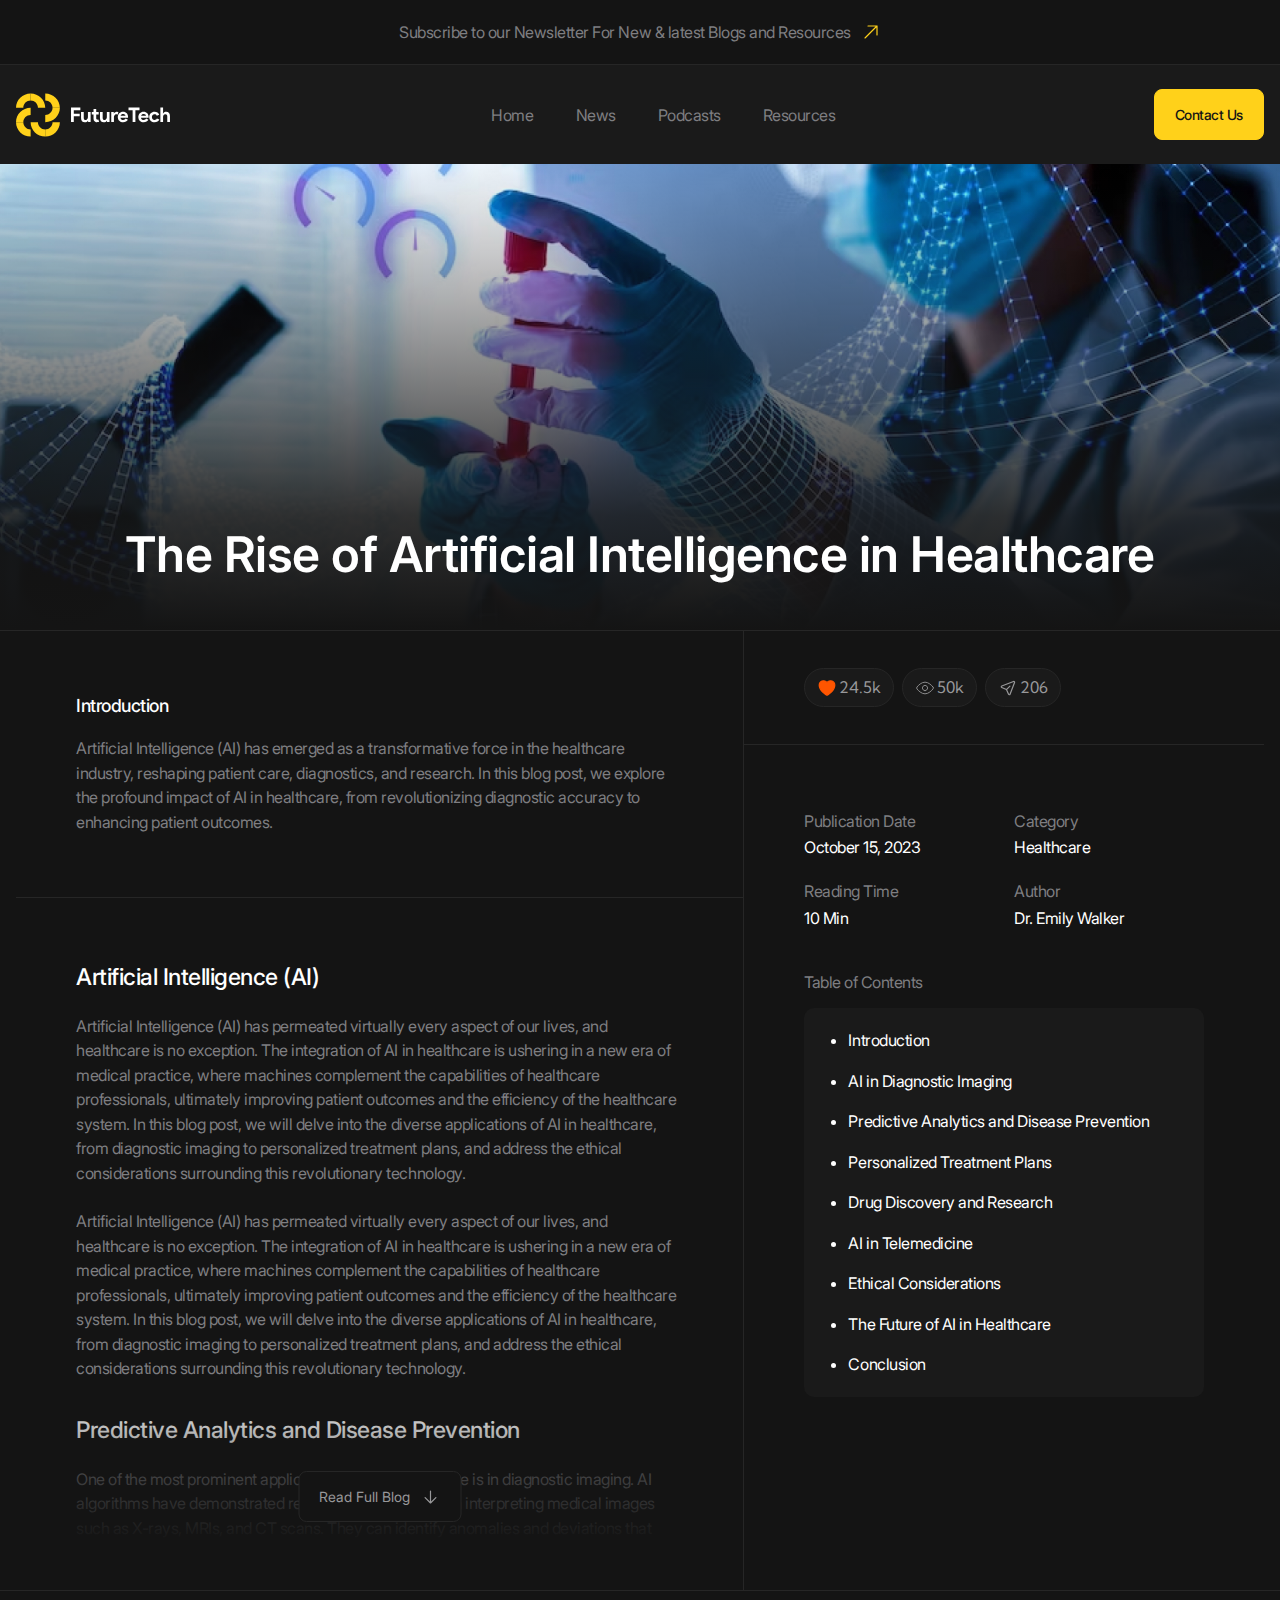
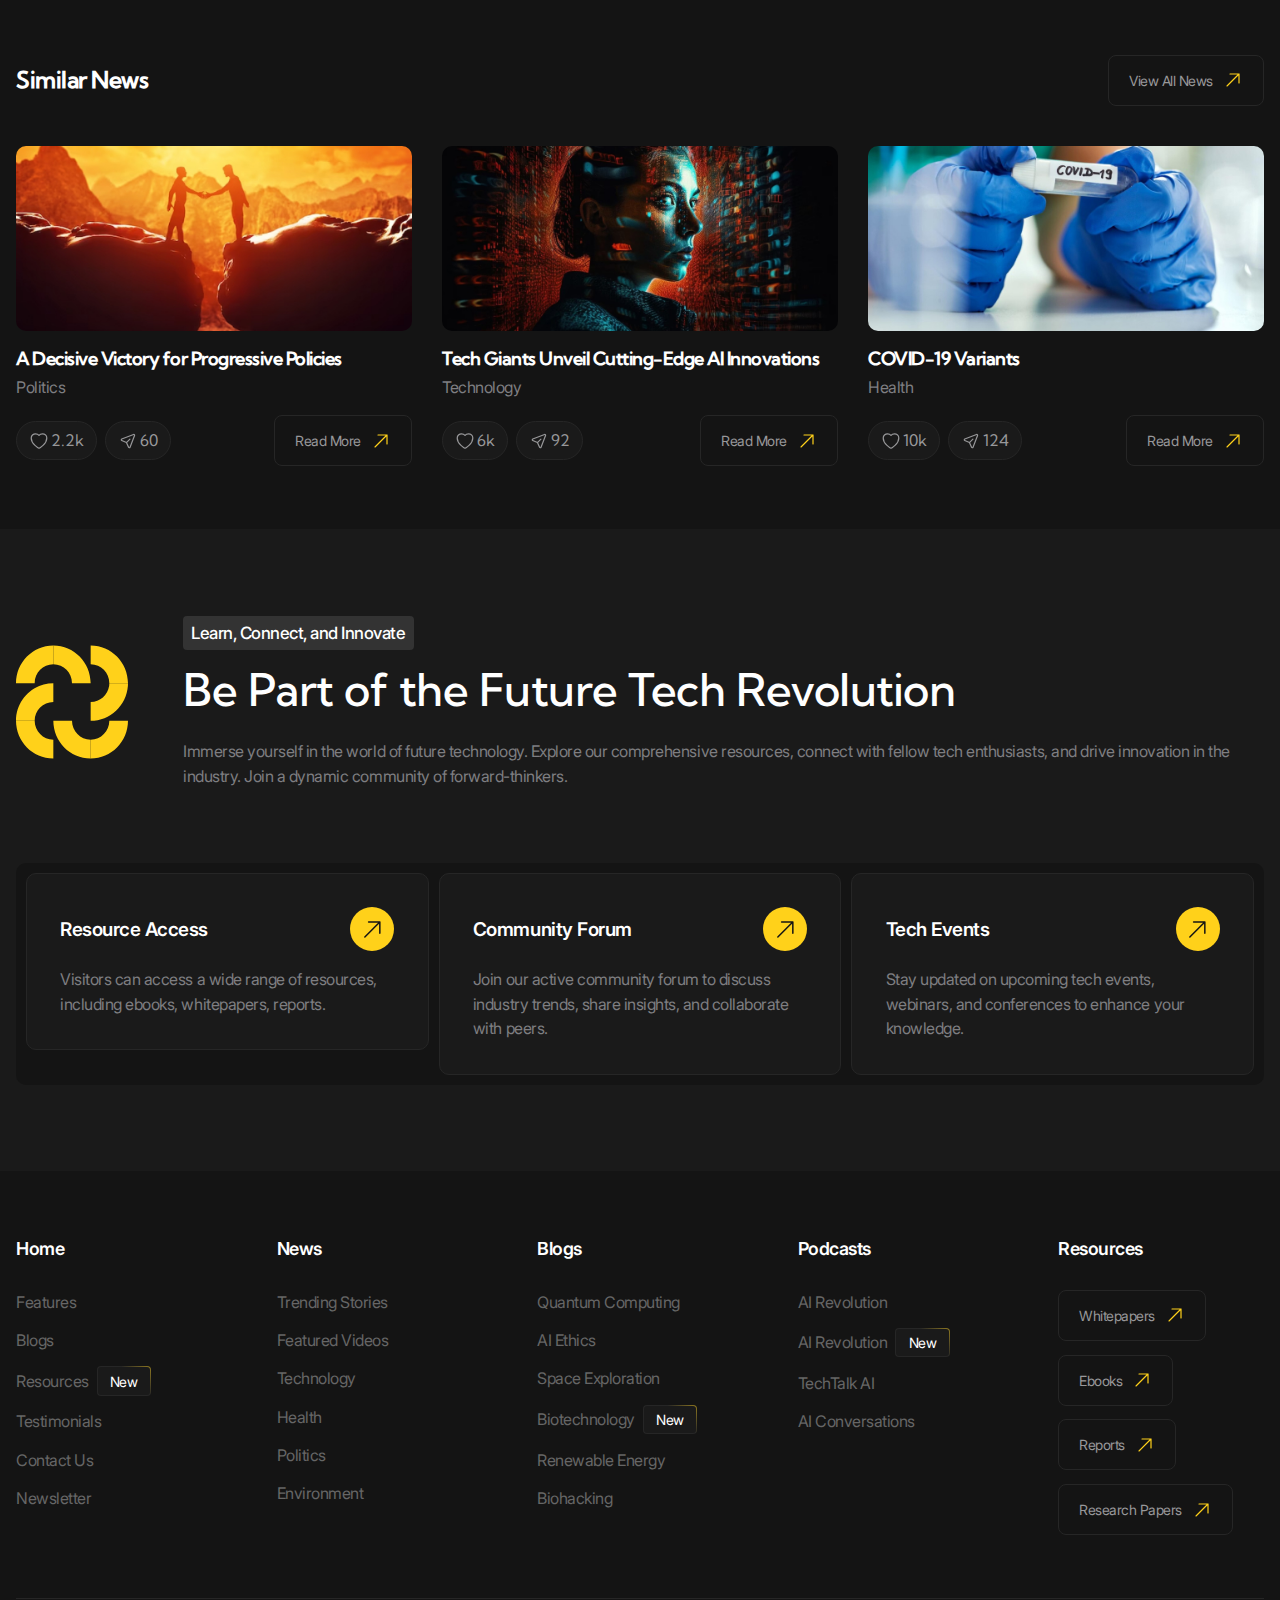
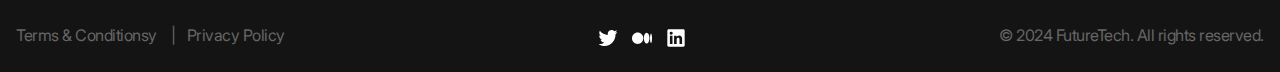
<file: blog.html>
<!doctype html>
<html lang="en">
<head>
    <meta charset="UTF-8">
    <meta name="viewport"
          content="width=device-width, user-scalable=no, initial-scale=1.0, maximum-scale=1.0, minimum-scale=1.0">
    <meta http-equiv="X-UA-Compatible" content="ie=edge">
    <title>Future Tech | Blog</title>
    <link rel="stylesheet" href="./styles/main.css">
    <script src="./scripts/main.js" type="module" defer></script>
</head>
<body>
<header class="header" data-js-header>
    <div class="header__promo">
        <div class="header__promo-inner container">
            <a href="#!" class="header__promo-link"><span class="icon icon__yellow-arrow">Subscribe to our Newsletter For New & latest Blogs and Resources</span></a>
        </div>
    </div>
    <div class="header__body">
        <div class="header__body-inner container">
            <a href="./index.html" class="header__logo logo" aria-label="Home" title="Home">
                <img src="./images/logo.svg" alt="" class="logo__image" width="179" height="50">
            </a>
            <div class="header__overlay" data-js-header-overlay>
                <nav class="header__menu">
                    <ul class="header__menu-list">
                        <li class="header__menu-item">
                            <a href="./index.html" class="header__menu-link">Home</a>
                        </li>
                        <li class="header__menu-item">
                            <a href="./news.html" class="header__menu-link">News</a>
                        </li>
                        <li class="header__menu-item">
                            <a href="./podcasts.html" class="header__menu-link">Podcasts</a>
                        </li>
                        <li class="header__menu-item">
                            <a href="./resources.html" class="header__menu-link">Resources</a>
                        </li>
                    </ul>
                </nav>
                <a href="./contacts.html" class="header__contact-us-link button button--accent">Contact Us</a>
            </div>

            <button
                    class="header__burger-button burger-button visible-mobile"
                    type="button"
                    aria-label="Open Menu"
                    title="Open Menu"
                    data-js-header-burger-button
            >
                <span class="burger-button__line"></span>
                <span class="burger-button__line"></span>
                <span class="burger-button__line"></span>
            </button>
        </div>
    </div>
</header>

<main>
    <section class="blog-details" aria-labelledby="blog-details-title">
        <header class="blog-details__banner"
                style="--bgImg: url('../../images/blog-details/banner.jpg');"
        >
            <div class="blog-details__banner-inner container">
                <h1 class="blog-details__title" id="blog-details-title">
                    The Rise of Artificial Intelligence in Healthcare
                </h1>
            </div>
        </header>
        <div class="blog-details__body">
            <div class="blog-details__body-inner container">
                <div class="blog-details__content">
                    <div class="blog-details__intro full-vw-line full-vw-line--bottom full-vw-line--left">
                        <h2 class="h6">Introduction</h2>
                        <p>
                            Artificial Intelligence (AI) has emerged as a transformative force in the healthcare
                            industry, reshaping patient care, diagnostics, and research. In this blog post, we explore
                            the profound impact of AI in healthcare, from revolutionizing diagnostic accuracy to
                            enhancing patient outcomes.
                        </p>
                    </div>
                    <div class="blog-details__main expandable-content" data-js-expandable-content>
                        <h2 class="h4">Artificial Intelligence (AI)</h2>
                        <p>
                            Artificial Intelligence (AI) has permeated virtually every aspect of our lives, and
                            healthcare is no exception. The integration of AI in healthcare is ushering in a new era of
                            medical practice, where machines complement the capabilities of healthcare professionals,
                            ultimately improving patient outcomes and the efficiency of the healthcare system. In this
                            blog post, we will delve into the diverse applications of AI in healthcare, from diagnostic
                            imaging to personalized treatment plans, and address the ethical considerations surrounding
                            this revolutionary technology.
                        </p>
                        <p>
                            Artificial Intelligence (AI) has permeated virtually every aspect of our lives, and
                            healthcare is no exception. The integration of AI in healthcare is ushering in a new era of
                            medical practice, where machines complement the capabilities of healthcare professionals,
                            ultimately improving patient outcomes and the efficiency of the healthcare system. In this
                            blog post, we will delve into the diverse applications of AI in healthcare, from diagnostic
                            imaging to personalized treatment plans, and address the ethical considerations surrounding
                            this revolutionary technology.
                        </p>
                        <h2 class="h4">Predictive Analytics and Disease Prevention</h2>
                        <p>
                            One of the most prominent applications of AI in healthcare is in diagnostic imaging. AI
                            algorithms have demonstrated remarkable proficiency in interpreting medical images such as
                            X-rays, MRIs, and CT scans. They can identify anomalies and deviations that might be
                            overlooked by the human eye. This is particularly valuable in early disease detection. For
                            instance, AI can aid radiologists in detecting minute irregularities in mammograms or
                            identifying critical findings in chest X-rays, potentially indicative of life-threatening
                            conditions.
                        </p>
                        <p>
                            One of the most prominent applications of AI in healthcare is in diagnostic imaging. AI
                            algorithms have demonstrated remarkable proficiency in interpreting medical images such as
                            X-rays, MRIs, and CT scans. They can identify anomalies and deviations that might be
                            overlooked by the human eye. This is particularly valuable in early disease detection. For
                            instance, AI can aid radiologists in detecting minute irregularities in mammograms or
                            identifying critical findings in chest X-rays, potentially indicative of life-threatening
                            conditions.
                        </p>
                        <p>
                            One of the most prominent applications of AI in healthcare is in diagnostic imaging. AI
                            algorithms have demonstrated remarkable proficiency in interpreting medical images such as
                            X-rays, MRIs, and CT scans. They can identify anomalies and deviations that might be
                            overlooked by the human eye. This is particularly valuable in early disease detection. For
                            instance, AI can aid radiologists in detecting minute irregularities in mammograms or
                            identifying critical findings in chest X-rays, potentially indicative of life-threatening
                            conditions.
                        </p>
                        <p>
                            One of the most prominent applications of AI in healthcare is in diagnostic imaging. AI
                            algorithms have demonstrated remarkable proficiency in interpreting medical images such as
                            X-rays, MRIs, and CT scans. They can identify anomalies and deviations that might be
                            overlooked by the human eye. This is particularly valuable in early disease detection. For
                            instance, AI can aid radiologists in detecting minute irregularities in mammograms or
                            identifying critical findings in chest X-rays, potentially indicative of life-threatening
                            conditions.
                        </p>
                        <button
                          class="blog-details__read-full-button button expandable-content__button"
                          data-js-expandable-content-button
                        >
                            <span class="icon icon__gray-arrow-down">Read Full Blog</span>
                        </button>
                    </div>
                </div>
                <div class="blog-details__info">
                    <div class="blog-details__actions blog-actions full-vw-line full-vw-line--bottom full-vw-line--right">
                        <ul class="blog-actions__list">
                            <li class="blog-actions__item">
                                <button
                                        class="blog-actions__button is-active"
                                        type="button"
                                        aria-label="Like"
                                        title="Like"
                                >
                                            <span class="blog-actions__icon-wrapper">
                                                        <svg width="24" height="25" viewBox="0 0 24 25" fill="none"
                                                             xmlns="http://www.w3.org/2000/svg">
                                                        <path d="M11.645 21.4107L11.6384 21.4071L11.6158 21.3949C11.5965 21.3844 11.5689 21.3693 11.5336 21.3496C11.4629 21.3101 11.3612 21.2524 11.233 21.1769C10.9765 21.0261 10.6132 20.8039 10.1785 20.515C9.31074 19.9381 8.15122 19.0901 6.9886 18.0063C4.68781 15.8615 2.25 12.6751 2.25 8.75C2.25 5.82194 4.7136 3.5 7.6875 3.5C9.43638 3.5 11.0023 4.29909 12 5.5516C12.9977 4.29909 14.5636 3.5 16.3125 3.5C19.2864 3.5 21.75 5.82194 21.75 8.75C21.75 12.6751 19.3122 15.8615 17.0114 18.0063C15.8488 19.0901 14.6893 19.9381 13.8215 20.515C13.3868 20.8039 13.0235 21.0261 12.767 21.1769C12.6388 21.2524 12.5371 21.3101 12.4664 21.3496C12.4311 21.3693 12.4035 21.3844 12.3842 21.3949L12.3616 21.4071L12.355 21.4107L12.3523 21.4121C12.1323 21.5289 11.8677 21.5289 11.6477 21.4121L11.645 21.4107Z"
                                                              stroke="#666666" stroke-width="1.5"
                                                              stroke-linejoin="round"/>
                                                        </svg>

                                                    </span>
                                    <span>24.5k</span>
                                </button>
                            </li>
                            <li class="blog-actions__item">
                                <button
                                        class="blog-actions__button"
                                        type="button"
                                        aria-label="See more"
                                        title="See more"
                                >
                                    <span class="blog-actions__icon-wrapper">
                                        <svg width="34" height="34" viewBox="0 0 34 34" fill="none"
                                             xmlns="http://www.w3.org/2000/svg">
<path d="M30.6048 15.339C30.9669 15.7945 31.1673 16.3864 31.1673 17C31.1673 17.6137 30.9669 18.2055 30.6048 18.6611C28.312 21.4625 23.093 26.9167 17.0007 26.9167C10.9083 26.9167 5.6894 21.4625 3.39658 18.6611C3.03444 18.2055 2.83398 17.6137 2.83398 17C2.83398 16.3864 3.03444 15.7945 3.39658 15.339C5.6894 12.5375 10.9083 7.08333 17.0007 7.08333C23.093 7.08333 28.312 12.5375 30.6048 15.339Z"
      stroke="#98989A" stroke-width="1.5" stroke-linecap="round" stroke-linejoin="round"/>
<path d="M17.0014 21.4072C19.4134 21.4072 21.3687 19.4339 21.3687 16.9998C21.3687 14.5657 19.4134 12.5925 17.0014 12.5925C14.5894 12.5925 12.6341 14.5657 12.6341 16.9998C12.6341 19.4339 14.5894 21.4072 17.0014 21.4072Z"
      stroke="#98989A" stroke-width="1.5" stroke-linecap="round" stroke-linejoin="round"/>
</svg>
                                    </span>
                                    <span>50k</span>
                                </button>
                            </li>
                            <li class="blog-actions__item">
                                <button
                                        class="blog-actions__button"
                                        type="button"
                                        aria-label="Share"
                                        title="Share"
                                >
                                            <span class="blog-actions__icon-wrapper">
                                                        <svg width="24" height="25" viewBox="0 0 24 25" fill="none"
                                                             xmlns="http://www.w3.org/2000/svg">
                                                        <path d="M10.0384 14.4616L4.1719 11.7951C3.36454 11.4281 3.39898 10.2697 4.22673 9.95134L18.8999 4.30781C19.7087 3.99675 20.5033 4.79139 20.1922 5.60013L14.5487 20.2733C14.2303 21.1011 13.072 21.1355 12.705 20.3281L10.0384 14.4616ZM10.0384 14.4616L14.4231 10.077"
                                                              stroke="#666666" stroke-width="1.5" stroke-linecap="round"
                                                              stroke-linejoin="round"/>
                                                        </svg>
                                                    </span>
                                    <span>206</span>
                                </button>
                            </li>
                        </ul>
                    </div>
                    <div class="blog-details__summary summary summary--2-cols">
                        <dl class="summary__list">
                            <div class="summary__item">
                                <dt class="summary__key">Publication Date</dt>
                                <dd class="summary__value">
                                    <time datetime="2023-10-15">October 15, 2023</time>
                                </dd>
                            </div>
                            <div class="summary__item">
                                <dt class="summary__key">Category</dt>
                                <dd class="summary__value">Healthcare</dd>
                            </div>
                            <div class="summary__item">
                                <dt class="summary__key">Reading Time</dt>
                                <dd class="summary__value">10 Min</dd>
                            </div>
                            <div class="summary__item">
                                <dt class="summary__key">Author</dt>
                                <dd class="summary__value">Dr. Emily Walker</dd>
                            </div>
                            <div class="summary__item summary__item--wide">
                                <dt class="summary__key">Table of Contents</dt>
                                <dd class="summary__value">
                                    <div class="table-of-contents">
                                        <ul class="table-of-contents__list">
                                            <li class="table-of-contents__item">Introduction</li>
                                            <li class="table-of-contents__item">AI in Diagnostic Imaging</li>
                                            <li class="table-of-contents__item">Predictive Analytics and Disease
                                                Prevention
                                            </li>
                                            <li class="table-of-contents__item">Personalized Treatment Plans</li>
                                            <li class="table-of-contents__item">Drug Discovery and Research</li>
                                            <li class="table-of-contents__item">AI in Telemedicine</li>
                                            <li class="table-of-contents__item">Ethical Considerations</li>
                                            <li class="table-of-contents__item">The Future of AI in Healthcare</li>
                                            <li class="table-of-contents__item">Conclusion</li>
                                        </ul>
                                    </div>
                                </dd>
                            </div>
                        </dl>
                    </div>
                </div>
            </div>
        </div>
        <div class="blog-details__news news container">
            <header class="news__header">
                <h2 class="news__title h4">Similar News</h2>
                <a href="./news.html" class="news__link button">
                    <span class="icon icon__yellow-arrow">View All News</span>
                </a>
            </header>
            <ul class="news__list">
                <li class="news__item">
                    <article class="news-card">
                        <img class="news-card__image"
                             src="./images/news/2.jpg"
                             alt=""
                             width="515" height="222" loading="lazy"
                        >
                        <div class="news-card__body">
                            <h2 class="news-card__title h6">A Decisive Victory for Progressive Policies</h2>
                            <div class="news-card__description">
                                <p>
                                    Politics
                                </p>
                            </div>
                        </div>
                        <div class="news-card__controls">
                            <div class="news-card__actions blog-actions">
                                <ul class="blog-actions__list">
                                    <li class="blog-actions__item">
                                        <button
                                                class="blog-actions__button"
                                                type="button"
                                                aria-label="Like"
                                                title="Like"
                                        >
                                            <span class="blog-actions__icon-wrapper">
                                                        <svg width="24" height="25" viewBox="0 0 24 25" fill="none"
                                                             xmlns="http://www.w3.org/2000/svg">
                                                        <path d="M11.645 21.4107L11.6384 21.4071L11.6158 21.3949C11.5965 21.3844 11.5689 21.3693 11.5336 21.3496C11.4629 21.3101 11.3612 21.2524 11.233 21.1769C10.9765 21.0261 10.6132 20.8039 10.1785 20.515C9.31074 19.9381 8.15122 19.0901 6.9886 18.0063C4.68781 15.8615 2.25 12.6751 2.25 8.75C2.25 5.82194 4.7136 3.5 7.6875 3.5C9.43638 3.5 11.0023 4.29909 12 5.5516C12.9977 4.29909 14.5636 3.5 16.3125 3.5C19.2864 3.5 21.75 5.82194 21.75 8.75C21.75 12.6751 19.3122 15.8615 17.0114 18.0063C15.8488 19.0901 14.6893 19.9381 13.8215 20.515C13.3868 20.8039 13.0235 21.0261 12.767 21.1769C12.6388 21.2524 12.5371 21.3101 12.4664 21.3496C12.4311 21.3693 12.4035 21.3844 12.3842 21.3949L12.3616 21.4071L12.355 21.4107L12.3523 21.4121C12.1323 21.5289 11.8677 21.5289 11.6477 21.4121L11.645 21.4107Z"
                                                              stroke="#666666" stroke-width="1.5"
                                                              stroke-linejoin="round"/>
                                                        </svg>

                                                    </span>
                                            <span>2.2k</span>
                                        </button>
                                    </li>
                                    <li class="blog-actions__item">
                                        <button
                                                class="blog-actions__button"
                                                type="button"
                                                aria-label="Share"
                                                title="Share"
                                        >
                                            <span class="blog-actions__icon-wrapper">
                                                        <svg width="24" height="25" viewBox="0 0 24 25" fill="none"
                                                             xmlns="http://www.w3.org/2000/svg">
                                                        <path d="M10.0384 14.4616L4.1719 11.7951C3.36454 11.4281 3.39898 10.2697 4.22673 9.95134L18.8999 4.30781C19.7087 3.99675 20.5033 4.79139 20.1922 5.60013L14.5487 20.2733C14.2303 21.1011 13.072 21.1355 12.705 20.3281L10.0384 14.4616ZM10.0384 14.4616L14.4231 10.077"
                                                              stroke="#666666" stroke-width="1.5" stroke-linecap="round"
                                                              stroke-linejoin="round"/>
                                                        </svg>
                                                    </span>
                                            <span>60</span>
                                        </button>
                                    </li>
                                </ul>
                            </div>
                            <a href="./news.html" class="news-card__link button">
                                <span class="icon icon__yellow-arrow">Read More</span>
                            </a>
                        </div>
                    </article>
                </li>
                <li class="news__item">
                    <article class="news-card">
                        <img class="news-card__image"
                             src="./images/news/3.jpg"
                             alt=""
                             width="515" height="222" loading="lazy"
                        >
                        <div class="news-card__body">
                            <h2 class="news-card__title h6">Tech Giants Unveil Cutting-Edge AI
                                Innovations</h2>
                            <div class="news-card__description">
                                <p>
                                    Technology
                                </p>
                            </div>
                        </div>
                        <div class="news-card__controls">
                            <div class="news-card__actions blog-actions">
                                <ul class="blog-actions__list">
                                    <li class="blog-actions__item">
                                        <button
                                                class="blog-actions__button"
                                                type="button"
                                                aria-label="Like"
                                                title="Like"
                                        >
                                            <span class="blog-actions__icon-wrapper">
                                                        <svg width="24" height="25" viewBox="0 0 24 25" fill="none"
                                                             xmlns="http://www.w3.org/2000/svg">
                                                        <path d="M11.645 21.4107L11.6384 21.4071L11.6158 21.3949C11.5965 21.3844 11.5689 21.3693 11.5336 21.3496C11.4629 21.3101 11.3612 21.2524 11.233 21.1769C10.9765 21.0261 10.6132 20.8039 10.1785 20.515C9.31074 19.9381 8.15122 19.0901 6.9886 18.0063C4.68781 15.8615 2.25 12.6751 2.25 8.75C2.25 5.82194 4.7136 3.5 7.6875 3.5C9.43638 3.5 11.0023 4.29909 12 5.5516C12.9977 4.29909 14.5636 3.5 16.3125 3.5C19.2864 3.5 21.75 5.82194 21.75 8.75C21.75 12.6751 19.3122 15.8615 17.0114 18.0063C15.8488 19.0901 14.6893 19.9381 13.8215 20.515C13.3868 20.8039 13.0235 21.0261 12.767 21.1769C12.6388 21.2524 12.5371 21.3101 12.4664 21.3496C12.4311 21.3693 12.4035 21.3844 12.3842 21.3949L12.3616 21.4071L12.355 21.4107L12.3523 21.4121C12.1323 21.5289 11.8677 21.5289 11.6477 21.4121L11.645 21.4107Z"
                                                              stroke="#666666" stroke-width="1.5"
                                                              stroke-linejoin="round"/>
                                                        </svg>

                                                    </span>
                                            <span>6k</span>
                                        </button>
                                    </li>
                                    <li class="blog-actions__item">
                                        <button
                                                class="blog-actions__button"
                                                type="button"
                                                aria-label="Share"
                                                title="Share"
                                        >
                                            <span class="blog-actions__icon-wrapper">
                                                        <svg width="24" height="25" viewBox="0 0 24 25" fill="none"
                                                             xmlns="http://www.w3.org/2000/svg">
                                                        <path d="M10.0384 14.4616L4.1719 11.7951C3.36454 11.4281 3.39898 10.2697 4.22673 9.95134L18.8999 4.30781C19.7087 3.99675 20.5033 4.79139 20.1922 5.60013L14.5487 20.2733C14.2303 21.1011 13.072 21.1355 12.705 20.3281L10.0384 14.4616ZM10.0384 14.4616L14.4231 10.077"
                                                              stroke="#666666" stroke-width="1.5" stroke-linecap="round"
                                                              stroke-linejoin="round"/>
                                                        </svg>
                                                    </span>
                                            <span>92</span>
                                        </button>
                                    </li>
                                </ul>
                            </div>
                            <a href="./news.html" class="news-card__link button">
                                <span class="icon icon__yellow-arrow">Read More</span>
                            </a>
                        </div>
                    </article>
                </li>
                <li class="news__item">
                    <article class="news-card">
                        <img class="news-card__image"
                             src="./images/news/4.jpg"
                             alt=""
                             width="515" height="222" loading="lazy"
                        >
                        <div class="news-card__body">
                            <h2 class="news-card__title h6">COVID-19 Variants</h2>
                            <div class="news-card__description">
                                <p>
                                    Health
                                </p>
                            </div>
                        </div>
                        <div class="news-card__controls">
                            <div class="news-card__actions blog-actions">
                                <ul class="blog-actions__list">
                                    <li class="blog-actions__item">
                                        <button
                                                class="blog-actions__button"
                                                type="button"
                                                aria-label="Like"
                                                title="Like"
                                        >
                                            <span class="blog-actions__icon-wrapper">
                                                        <svg width="24" height="25" viewBox="0 0 24 25" fill="none"
                                                             xmlns="http://www.w3.org/2000/svg">
                                                        <path d="M11.645 21.4107L11.6384 21.4071L11.6158 21.3949C11.5965 21.3844 11.5689 21.3693 11.5336 21.3496C11.4629 21.3101 11.3612 21.2524 11.233 21.1769C10.9765 21.0261 10.6132 20.8039 10.1785 20.515C9.31074 19.9381 8.15122 19.0901 6.9886 18.0063C4.68781 15.8615 2.25 12.6751 2.25 8.75C2.25 5.82194 4.7136 3.5 7.6875 3.5C9.43638 3.5 11.0023 4.29909 12 5.5516C12.9977 4.29909 14.5636 3.5 16.3125 3.5C19.2864 3.5 21.75 5.82194 21.75 8.75C21.75 12.6751 19.3122 15.8615 17.0114 18.0063C15.8488 19.0901 14.6893 19.9381 13.8215 20.515C13.3868 20.8039 13.0235 21.0261 12.767 21.1769C12.6388 21.2524 12.5371 21.3101 12.4664 21.3496C12.4311 21.3693 12.4035 21.3844 12.3842 21.3949L12.3616 21.4071L12.355 21.4107L12.3523 21.4121C12.1323 21.5289 11.8677 21.5289 11.6477 21.4121L11.645 21.4107Z"
                                                              stroke="#666666" stroke-width="1.5"
                                                              stroke-linejoin="round"/>
                                                        </svg>

                                                    </span>
                                            <span>10k</span>
                                        </button>
                                    </li>
                                    <li class="blog-actions__item">
                                        <button
                                                class="blog-actions__button"
                                                type="button"
                                                aria-label="Share"
                                                title="Share"
                                        >
                                            <span class="blog-actions__icon-wrapper">
                                                        <svg width="24" height="25" viewBox="0 0 24 25" fill="none"
                                                             xmlns="http://www.w3.org/2000/svg">
                                                        <path d="M10.0384 14.4616L4.1719 11.7951C3.36454 11.4281 3.39898 10.2697 4.22673 9.95134L18.8999 4.30781C19.7087 3.99675 20.5033 4.79139 20.1922 5.60013L14.5487 20.2733C14.2303 21.1011 13.072 21.1355 12.705 20.3281L10.0384 14.4616ZM10.0384 14.4616L14.4231 10.077"
                                                              stroke="#666666" stroke-width="1.5" stroke-linecap="round"
                                                              stroke-linejoin="round"/>
                                                        </svg>
                                                    </span>
                                            <span>124</span>
                                        </button>
                                    </li>
                                </ul>
                            </div>
                            <a href="./news.html" class="news-card__link button">
                                <span class="icon icon__yellow-arrow">Read More</span>
                            </a>
                        </div>
                    </article>
                </li>
            </ul>
        </div>
    </section>

    <section class="about" aria-labelledby="about-title">
        <div class="about__inner container">
            <header class="about__header">
                <img class="about__icon"
                     src="./images/about/icon.svg"
                     alt=""
                     width="150" height="150" loading="lazy"
                >
                <div class="about__info">
                    <p class="about__subtitle tag">Learn, Connect, and Innovate</p>
                    <h2 class="about__title" id="about-title">Be Part of the Future Tech Revolution</h2>
                </div>
                <div class="about__description">
                    <p>
                        Immerse yourself in the world of future technology. Explore our comprehensive resources, connect
                        with fellow tech enthusiasts, and drive innovation in the industry. Join a dynamic community of
                        forward-thinkers.
                    </p>
                </div>
            </header>
            <ul class="about__list">
                <li class="about__item">
                    <a href="#!" class="about-card tile">
                        <h3 class="about-card__title circle-icon">Resource Access</h3>
                        <div class="about-card__description">
                            <p>
                                Visitors can access a wide range of resources, including ebooks, whitepapers, reports.
                            </p>
                        </div>
                    </a>
                </li>
                <li class="about__item">
                    <a href="#!" class="about-card tile">
                        <h3 class="about-card__title circle-icon">Community Forum</h3>
                        <div class="about-card__description">
                            <p>
                                Join our active community forum to discuss industry trends, share insights, and
                                collaborate with peers.
                            </p>
                        </div>
                    </a>
                </li>
                <li class="about__item">
                    <a href="#!" class="about-card tile">
                        <h3 class="about-card__title circle-icon">Tech Events</h3>
                        <div class="about-card__description">
                            <p>
                                Stay updated on upcoming tech events, webinars, and conferences to enhance your
                                knowledge.
                            </p>
                        </div>
                    </a>
                </li>
            </ul>
        </div>
    </section>

</main>

<footer class="footer">
    <div class="footer__inner container">
        <div class="footer__body">
            <nav class="footer__menu">
                <div class="footer__menu-column">
                    <a href="#!" class="footer__menu-main-link h6">Home</a>
                    <ul class="footer__menu-list">
                        <li class="footer__menu-item">
                            <a href="#!" class="footer__menu-link">Features</a>
                        </li>
                        <li class="footer__menu-item">
                            <a href="#!" class="footer__menu-link">Blogs</a>
                        </li>
                        <li class="footer__menu-item">
                            <a href="#!" class="footer__menu-link">Resources</a>
                            <span class="badge">New</span>
                        </li>
                        <li class="footer__menu-item">
                            <a href="#!" class="footer__menu-link">Testimonials</a>
                        </li>
                        <li class="footer__menu-item">
                            <a href="#!" class="footer__menu-link">Contact Us</a>
                        </li>
                        <li class="footer__menu-item">
                            <a href="#!" class="footer__menu-link">Newsletter</a>
                        </li>
                    </ul>
                </div>
                <div class="footer__menu-column">
                    <a href="#!" class="footer__menu-main-link h6">News</a>
                    <ul class="footer__menu-list">
                        <li class="footer__menu-item">
                            <a href="#!" class="footer__menu-link">Trending Stories</a>
                        </li>
                        <li class="footer__menu-item">
                            <a href="#!" class="footer__menu-link">Featured Videos</a>
                        </li>
                        <li class="footer__menu-item">
                            <a href="#!" class="footer__menu-link">Technology</a>
                        </li>
                        <li class="footer__menu-item">
                            <a href="#!" class="footer__menu-link">Health</a>
                        </li>
                        <li class="footer__menu-item">
                            <a href="#!" class="footer__menu-link">Politics</a>
                        </li>
                        <li class="footer__menu-item">
                            <a href="#!" class="footer__menu-link">Environment</a>
                        </li>
                    </ul>
                </div>
                <div class="footer__menu-column">
                    <a href="#!" class="footer__menu-main-link h6">Blogs</a>
                    <ul class="footer__menu-list">
                        <li class="footer__menu-item">
                            <a href="#!" class="footer__menu-link">Quantum Computing</a>
                        </li>
                        <li class="footer__menu-item">
                            <a href="#!" class="footer__menu-link">AI Ethics</a>
                        </li>
                        <li class="footer__menu-item">
                            <a href="#!" class="footer__menu-link">Space Exploration</a>
                        </li>
                        <li class="footer__menu-item">
                            <a href="#!" class="footer__menu-link">Biotechnology</a>
                            <span class="badge">New</span>
                        </li>
                        <li class="footer__menu-item">
                            <a href="#!" class="footer__menu-link">Renewable Energy</a>
                        </li>
                        <li class="footer__menu-item">
                            <a href="#!" class="footer__menu-link">Biohacking</a>
                        </li>
                    </ul>
                </div>
                <div class="footer__menu-column">
                    <a href="#!" class="footer__menu-main-link h6">Podcasts</a>
                    <ul class="footer__menu-list">
                        <li class="footer__menu-item">
                            <a href="#!" class="footer__menu-link">AI Revolution</a>
                        </li>
                        <li class="footer__menu-item">
                            <a href="#!" class="footer__menu-link">AI Revolution</a>
                            <span class="badge">New</span>
                        </li>
                        <li class="footer__menu-item">
                            <a href="#!" class="footer__menu-link">TechTalk AI</a>
                        </li>
                        <li class="footer__menu-item">
                            <a href="#!" class="footer__menu-link">AI Conversations</a>
                        </li>
                    </ul>
                </div>
                <div class="footer__menu-column">
                    <a href="#!" class="footer__menu-main-link h6">Resources</a>
                    <ul class="footer__menu-list">
                        <li class="footer__menu-item">
                            <a href="#!" class="footer__menu-link button">
                                <span class="icon icon__yellow-arrow">Whitepapers</span>
                            </a>
                        </li>
                        <li class="footer__menu-item">
                            <a href="#!" class="footer__menu-link button">
                                <span class="icon icon__yellow-arrow">Ebooks</span>
                            </a>
                        </li>
                        <li class="footer__menu-item">
                            <a href="#!" class="footer__menu-link button">
                                <span class="icon icon__yellow-arrow">Reports</span>
                            </a>
                        </li>
                        <li class="footer__menu-item">
                            <a href="#!" class="footer__menu-link button">
                                <span class="icon icon__yellow-arrow">Research Papers</span>
                            </a>
                        </li>
                    </ul>
                </div>
            </nav>
        </div>
        <div class="footer__extra">
            <div class="footer__extra-menu">
                <ul class="footer__extra-menu-list">
                    <li class="footer__extra-menu-item">
                        <a href="#!" class="footer__extra-menu-link">Terms & Conditionsy</a>
                    </li>
                    <li class="footer__extra-menu-item">
                        <a href="#!" class="footer__extra-menu-link">Privacy Policy</a>
                    </li>
                </ul>
            </div>
            <div class="footer__soc1als soc1als">
                <ul class="soc1als__list">
                    <li class="soc1als__item">
                        <a href="#!"
                           class="soc1als__link"
                           target="_blank"
                           aria-label="Twitter"
                           title="Twitter"
                        >
                            <svg width="24" height="24" viewBox="0 0 24 24" fill="none"
                                 xmlns="http://www.w3.org/2000/svg">
                                <path d="M21.0571 7.18114C21.0664 7.39235 21.0664 7.59395 21.0664 7.80515C21.0756 14.2084 16.3712 21.6004 7.76793 21.6004C5.23048 21.6004 2.73933 20.842 0.600098 19.4212C0.970528 19.4692 1.34096 19.4884 1.71139 19.4884C3.81358 19.4884 5.86021 18.7588 7.51789 17.4052C5.51756 17.3668 3.75802 16.0132 3.14681 14.0356C3.85063 14.1796 4.57296 14.1508 5.25826 13.9492C3.08198 13.5076 1.51691 11.5204 1.50765 9.20675C1.50765 9.18755 1.50765 9.16835 1.50765 9.14915C2.15591 9.52355 2.88751 9.73475 3.62837 9.75395C1.58174 8.33315 0.942746 5.50114 2.18369 3.28353C4.5637 6.31714 8.06427 8.15075 11.8241 8.35235C11.4445 6.67234 11.9631 4.90594 13.1762 3.71553C15.0561 1.88193 18.0196 1.97793 19.7977 3.92673C20.8441 3.71553 21.8535 3.31233 22.7704 2.74593C22.4185 3.86913 21.6869 4.81954 20.7145 5.42434C21.6406 5.30914 22.5481 5.04994 23.4001 4.66594C22.7704 5.64514 21.9739 6.48994 21.0571 7.18114Z"
                                      fill="white"/>
                            </svg>
                        </a>
                    </li>
                    <li class="soc1als__item">
                        <a href="#!"
                           class="soc1als__link"
                           target="_blank"
                           aria-label="Medium"
                           title="Medium"
                        >
                            <svg width="24" height="24" viewBox="0 0 24 24" fill="none"
                                 xmlns="http://www.w3.org/2000/svg">
                                <path d="M13.5374 12.2281C13.5374 15.9988 10.5069 19.0556 6.76883 19.0556C3.03073 19.0556 0 15.9981 0 12.2281C0 8.45806 3.0305 5.40039 6.76883 5.40039C10.5072 5.40039 13.5374 8.45737 13.5374 12.2281Z"
                                      fill="white"/>
                                <path d="M20.9627 12.2285C20.9627 15.7778 19.4474 18.6563 17.5783 18.6563C15.7091 18.6563 14.1938 15.7778 14.1938 12.2285C14.1938 8.67922 15.7089 5.80078 17.578 5.80078C19.4472 5.80078 20.9625 8.67829 20.9625 12.2285"
                                      fill="white"/>
                                <path d="M24 12.228C24 15.4073 23.4672 17.9862 22.8097 17.9862C22.1522 17.9862 21.6196 15.408 21.6196 12.228C21.6196 9.04797 22.1525 6.46973 22.8097 6.46973C23.467 6.46973 24 9.04774 24 12.228Z"
                                      fill="white"/>
                            </svg>
                        </a>
                    </li>
                    <li class="soc1als__item">
                        <a href="#!"
                           class="soc1als__link"
                           target="_blank"
                           aria-label="LinkedIn"
                           title="LinkedIn"
                        >
                            <svg width="24" height="24" viewBox="0 0 24 24" fill="none"
                                 xmlns="http://www.w3.org/2000/svg">
                                <path d="M20.8647 1.59961H3.13554C2.72832 1.59961 2.33777 1.76138 2.04982 2.04933C1.76187 2.33728 1.6001 2.72783 1.6001 3.13505V20.8642C1.6001 21.2714 1.76187 21.6619 2.04982 21.9499C2.33777 22.2378 2.72832 22.3996 3.13554 22.3996H20.8647C21.2719 22.3996 21.6624 22.2378 21.9504 21.9499C22.2383 21.6619 22.4001 21.2714 22.4001 20.8642V3.13505C22.4001 2.72783 22.2383 2.33728 21.9504 2.04933C21.6624 1.76138 21.2719 1.59961 20.8647 1.59961ZM7.79965 19.3186H4.67243V9.38516H7.79965V19.3186ZM6.23388 8.00861C5.87915 8.00661 5.53296 7.89958 5.239 7.70102C4.94504 7.50246 4.71649 7.22127 4.58219 6.89294C4.44789 6.56461 4.41386 6.20386 4.48439 5.8562C4.55492 5.50855 4.72686 5.18958 4.9785 4.93955C5.23014 4.68952 5.5502 4.51964 5.8983 4.45134C6.2464 4.38304 6.60693 4.41939 6.93439 4.5558C7.26185 4.6922 7.54156 4.92255 7.73823 5.21778C7.9349 5.51301 8.03971 5.85988 8.03943 6.21461C8.04278 6.45211 7.99827 6.68784 7.90857 6.90777C7.81887 7.1277 7.68582 7.32732 7.51733 7.49473C7.34884 7.66215 7.14837 7.79392 6.92787 7.88221C6.70736 7.97049 6.47134 8.01348 6.23388 8.00861ZM19.3263 19.3273H16.2005V13.9005C16.2005 12.3001 15.5202 11.8061 14.642 11.8061C13.7147 11.8061 12.8047 12.5052 12.8047 13.9409V19.3273H9.67743V9.39239H12.6848V10.7689H12.7252C13.0271 10.1579 14.0844 9.11361 15.6979 9.11361C17.4428 9.11361 19.3278 10.1493 19.3278 13.1826L19.3263 19.3273Z"
                                      fill="white"/>
                            </svg>
                        </a>
                    </li>
                </ul>
            </div>
            <p class="footer__copyright">
                ©
                <time datetime="2024">2024</time>
                FutureTech. All rights reserved.
            </p>
        </div>
    </div>
</footer>

</body>
</html>
</file>
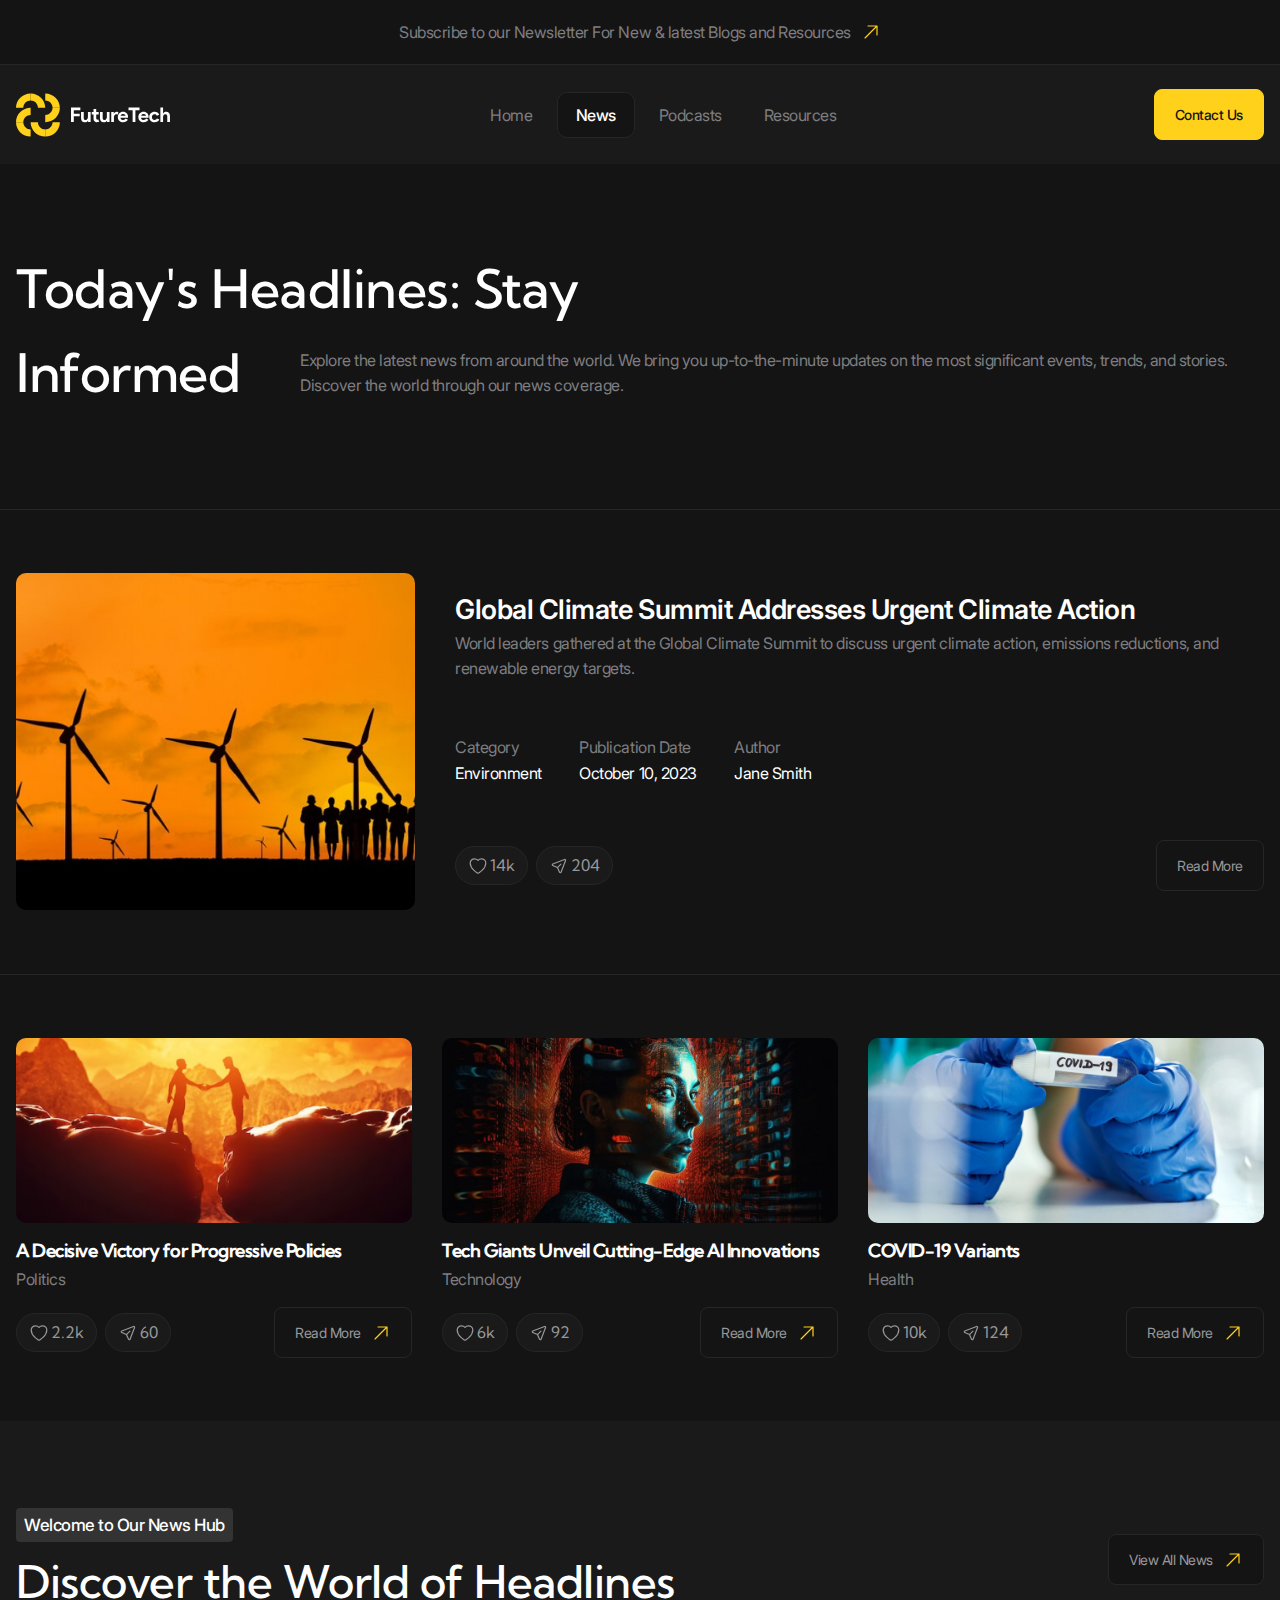
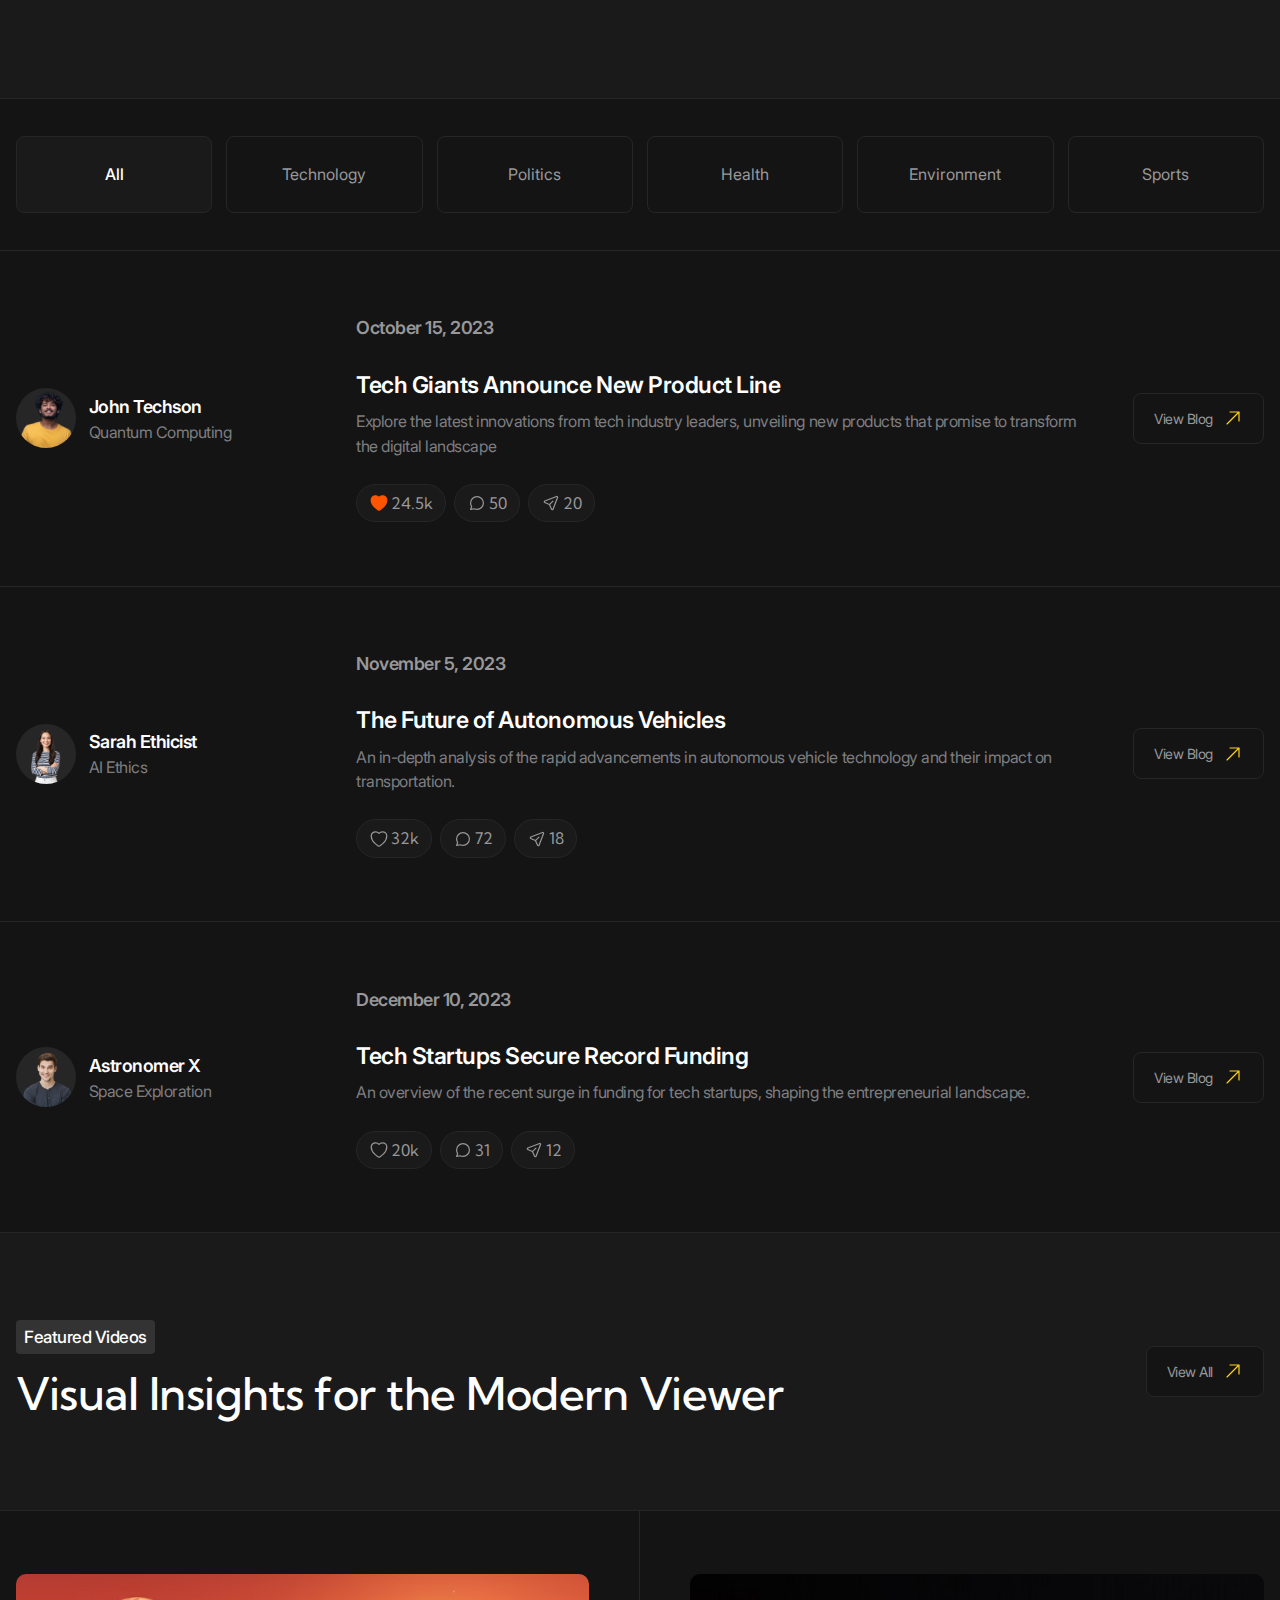
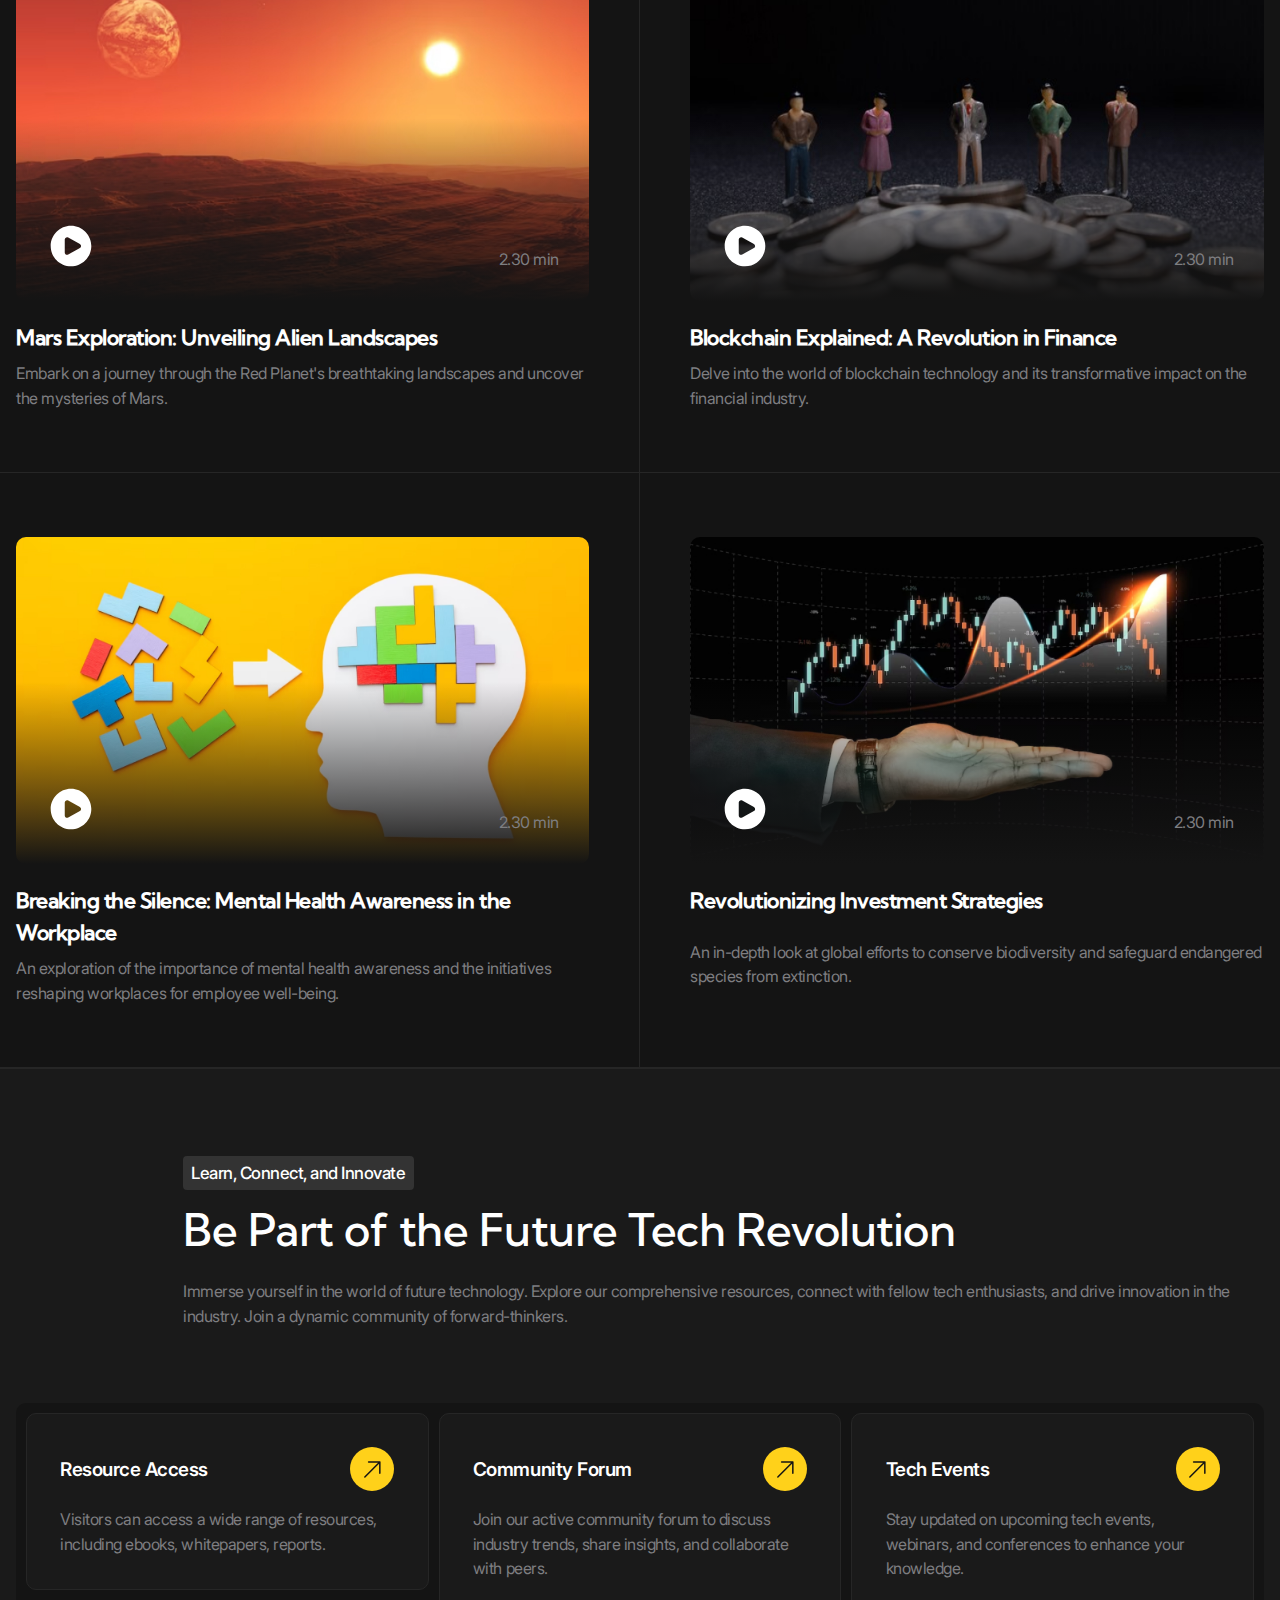
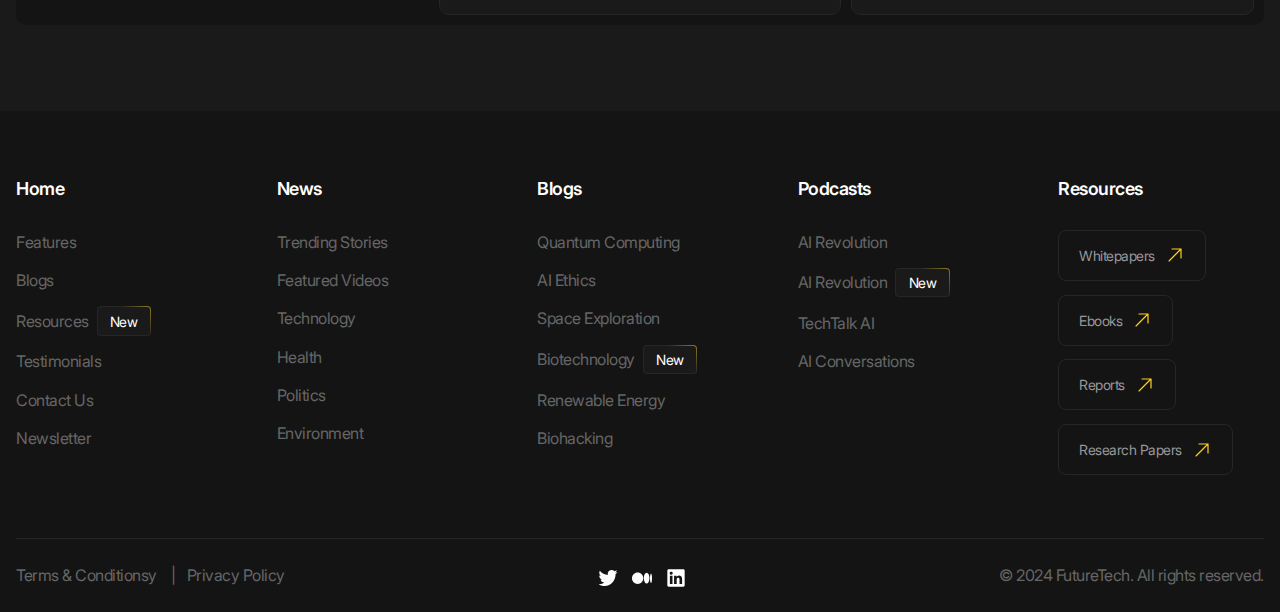
<file: news.html>
<!doctype html>
<html lang="en">
<head>
    <meta charset="UTF-8">
    <meta name="viewport"
          content="width=device-width, user-scalable=no, initial-scale=1.0, maximum-scale=1.0, minimum-scale=1.0">
    <meta http-equiv="X-UA-Compatible" content="ie=edge">
    <title>Future Tech | News</title>
    <link rel="stylesheet" href="./styles/main.css">
    <script src="./scripts/main.js" type="module" defer></script>
</head>
<body>
<header class="header" data-js-header>
    <div class="header__promo">
        <div class="header__promo-inner container">
            <a href="#!" class="header__promo-link"><span class="icon icon__yellow-arrow">Subscribe to our Newsletter For New & latest Blogs and Resources</span></a>
        </div>
    </div>
    <div class="header__body">
        <div class="header__body-inner container">
            <a href="./index.html" class="header__logo logo" aria-label="Home" title="Home">
                <img src="./images/logo.svg" alt="" class="logo__image" width="179" height="50">
            </a>
            <div class="header__overlay" data-js-header-overlay>
                <nav class="header__menu">
                    <ul class="header__menu-list">
                        <li class="header__menu-item">
                            <a href="./index.html" class="header__menu-link">Home</a>
                        </li>
                        <li class="header__menu-item">
                            <a href="./news.html" class="header__menu-link is-active">News</a>
                        </li>
                        <li class="header__menu-item">
                            <a href="./podcasts.html" class="header__menu-link">Podcasts</a>
                        </li>
                        <li class="header__menu-item">
                            <a href="./resources.html" class="header__menu-link">Resources</a>
                        </li>
                    </ul>
                </nav>
                <a href="./contacts.html" class="header__contact-us-link button button--accent">Contact Us</a>
            </div>

            <button
                    class="header__burger-button burger-button visible-mobile"
                    type="button"
                    aria-label="Open Menu"
                    title="Open Menu"
                    data-js-header-burger-button
            >
                <span class="burger-button__line"></span>
                <span class="burger-button__line"></span>
                <span class="burger-button__line"></span>
            </button>
        </div>
    </div>
</header>

<main>
    <section class="hero-alt" aria-labelledby="news-title">
        <header class="hero-alt__header">
            <div class="hero-alt__header-inner container">
                <h1 class="hero-alt__title" id="news-title">
                    Today's Headlines: Stay <span class="hero-alt__title-hidden-part">Informed</span>
                </h1>
                <p class="hero-alt__subtitle h1 hidden-mobile" aria-hidden="true">
                    Informed
                </p>
                <p class="hero-alt__description">
                    Explore the latest news from around the world. We bring you up-to-the-minute updates on the most
                    significant events, trends, and stories. Discover the world through our news coverage.
                </p>
            </div>
        </header>
        <div class="hero-alt__body">
            <ul class="list">
                <li class="list__item">
                    <article class="news-card container">
                        <img class="news-card__image"
                             src="./images/news/1.jpg"
                             alt=""
                             width="515" height="427" loading="lazy"
                        >
                        <div class="news-card__body">
                            <h2 class="news-card__title">Global Climate Summit Addresses Urgent Climate Action</h2>
                            <div class="news-card__description">
                                <p>World leaders gathered at the Global Climate Summit to discuss urgent climate action,
                                    emissions reductions, and renewable energy targets.
                                </p>
                            </div>
                        </div>
                        <div class="news-card__summary summary">
                            <dl class="summary__list">
                                <div class="summary__item">
                                    <dt class="summary__key">Category</dt>
                                    <dd class="summary__value">Environment</dd>

                                </div>
                                <div class="summary__item">
                                    <dt class="summary__key">Publication Date</dt>
                                    <dd class="summary__value">
                                        <time datetime="2023-10-10">October 10, 2023</time>
                                    </dd>

                                </div>
                                <div class="summary__item">
                                    <dt class="summary__key">Author</dt>
                                    <dd class="summary__value">Jane Smith</dd>

                                </div>
                            </dl>
                        </div>
                        <div class="news-card__controls">
                            <div class="news-card__actions blog-actions">
                                <ul class="blog-actions__list">
                                    <li class="blog-actions__item">
                                        <button
                                                class="blog-actions__button"
                                                type="button"
                                                aria-label="Like"
                                                title="Like"
                                        >
                                            <span class="blog-actions__icon-wrapper">
                                                        <svg width="24" height="25" viewBox="0 0 24 25" fill="none"
                                                             xmlns="http://www.w3.org/2000/svg">
                                                        <path d="M11.645 21.4107L11.6384 21.4071L11.6158 21.3949C11.5965 21.3844 11.5689 21.3693 11.5336 21.3496C11.4629 21.3101 11.3612 21.2524 11.233 21.1769C10.9765 21.0261 10.6132 20.8039 10.1785 20.515C9.31074 19.9381 8.15122 19.0901 6.9886 18.0063C4.68781 15.8615 2.25 12.6751 2.25 8.75C2.25 5.82194 4.7136 3.5 7.6875 3.5C9.43638 3.5 11.0023 4.29909 12 5.5516C12.9977 4.29909 14.5636 3.5 16.3125 3.5C19.2864 3.5 21.75 5.82194 21.75 8.75C21.75 12.6751 19.3122 15.8615 17.0114 18.0063C15.8488 19.0901 14.6893 19.9381 13.8215 20.515C13.3868 20.8039 13.0235 21.0261 12.767 21.1769C12.6388 21.2524 12.5371 21.3101 12.4664 21.3496C12.4311 21.3693 12.4035 21.3844 12.3842 21.3949L12.3616 21.4071L12.355 21.4107L12.3523 21.4121C12.1323 21.5289 11.8677 21.5289 11.6477 21.4121L11.645 21.4107Z"
                                                              stroke="#666666" stroke-width="1.5"
                                                              stroke-linejoin="round"/>
                                                        </svg>

                                                    </span>
                                            <span>14k</span>
                                        </button>
                                    </li>
                                    <li class="blog-actions__item">
                                        <button
                                                class="blog-actions__button"
                                                type="button"
                                                aria-label="Share"
                                                title="Share"
                                        >
                                            <span class="blog-actions__icon-wrapper">
                                                        <svg width="24" height="25" viewBox="0 0 24 25" fill="none"
                                                             xmlns="http://www.w3.org/2000/svg">
                                                        <path d="M10.0384 14.4616L4.1719 11.7951C3.36454 11.4281 3.39898 10.2697 4.22673 9.95134L18.8999 4.30781C19.7087 3.99675 20.5033 4.79139 20.1922 5.60013L14.5487 20.2733C14.2303 21.1011 13.072 21.1355 12.705 20.3281L10.0384 14.4616ZM10.0384 14.4616L14.4231 10.077"
                                                              stroke="#666666" stroke-width="1.5" stroke-linecap="round"
                                                              stroke-linejoin="round"/>
                                                        </svg>
                                                    </span>
                                            <span>204</span>
                                        </button>
                                    </li>
                                </ul>
                            </div>
                            <a href="./news.html" class="news-card__link button">Read More</a>
                        </div>
                    </article>
                </li>
                <li class="list__item">
                    <div class="news container">
                        <ul class="news__list">
                            <li class="news__item">
                                <article class="news-card">
                                    <img class="news-card__image"
                                         src="./images/news/2.jpg"
                                         alt=""
                                         width="515" height="222" loading="lazy"
                                    >
                                    <div class="news-card__body">
                                        <h2 class="news-card__title h6">A Decisive Victory for Progressive Policies</h2>
                                        <div class="news-card__description">
                                            <p>
                                                Politics
                                            </p>
                                        </div>
                                    </div>
                                    <div class="news-card__controls">
                                        <div class="news-card__actions blog-actions">
                                            <ul class="blog-actions__list">
                                                <li class="blog-actions__item">
                                                    <button
                                                            class="blog-actions__button"
                                                            type="button"
                                                            aria-label="Like"
                                                            title="Like"
                                                    >
                                            <span class="blog-actions__icon-wrapper">
                                                        <svg width="24" height="25" viewBox="0 0 24 25" fill="none"
                                                             xmlns="http://www.w3.org/2000/svg">
                                                        <path d="M11.645 21.4107L11.6384 21.4071L11.6158 21.3949C11.5965 21.3844 11.5689 21.3693 11.5336 21.3496C11.4629 21.3101 11.3612 21.2524 11.233 21.1769C10.9765 21.0261 10.6132 20.8039 10.1785 20.515C9.31074 19.9381 8.15122 19.0901 6.9886 18.0063C4.68781 15.8615 2.25 12.6751 2.25 8.75C2.25 5.82194 4.7136 3.5 7.6875 3.5C9.43638 3.5 11.0023 4.29909 12 5.5516C12.9977 4.29909 14.5636 3.5 16.3125 3.5C19.2864 3.5 21.75 5.82194 21.75 8.75C21.75 12.6751 19.3122 15.8615 17.0114 18.0063C15.8488 19.0901 14.6893 19.9381 13.8215 20.515C13.3868 20.8039 13.0235 21.0261 12.767 21.1769C12.6388 21.2524 12.5371 21.3101 12.4664 21.3496C12.4311 21.3693 12.4035 21.3844 12.3842 21.3949L12.3616 21.4071L12.355 21.4107L12.3523 21.4121C12.1323 21.5289 11.8677 21.5289 11.6477 21.4121L11.645 21.4107Z"
                                                              stroke="#666666" stroke-width="1.5"
                                                              stroke-linejoin="round"/>
                                                        </svg>

                                                    </span>
                                                        <span>2.2k</span>
                                                    </button>
                                                </li>
                                                <li class="blog-actions__item">
                                                    <button
                                                            class="blog-actions__button"
                                                            type="button"
                                                            aria-label="Share"
                                                            title="Share"
                                                    >
                                            <span class="blog-actions__icon-wrapper">
                                                        <svg width="24" height="25" viewBox="0 0 24 25" fill="none"
                                                             xmlns="http://www.w3.org/2000/svg">
                                                        <path d="M10.0384 14.4616L4.1719 11.7951C3.36454 11.4281 3.39898 10.2697 4.22673 9.95134L18.8999 4.30781C19.7087 3.99675 20.5033 4.79139 20.1922 5.60013L14.5487 20.2733C14.2303 21.1011 13.072 21.1355 12.705 20.3281L10.0384 14.4616ZM10.0384 14.4616L14.4231 10.077"
                                                              stroke="#666666" stroke-width="1.5" stroke-linecap="round"
                                                              stroke-linejoin="round"/>
                                                        </svg>
                                                    </span>
                                                        <span>60</span>
                                                    </button>
                                                </li>
                                            </ul>
                                        </div>
                                        <a href="./news.html" class="news-card__link button">
                                            <span class="icon icon__yellow-arrow">Read More</span>
                                        </a>
                                    </div>
                                </article>
                            </li>
                            <li class="news__item">
                                <article class="news-card">
                                    <img class="news-card__image"
                                         src="./images/news/3.jpg"
                                         alt=""
                                         width="515" height="222" loading="lazy"
                                    >
                                    <div class="news-card__body">
                                        <h2 class="news-card__title h6">Tech Giants Unveil Cutting-Edge AI
                                            Innovations</h2>
                                        <div class="news-card__description">
                                            <p>
                                                Technology
                                            </p>
                                        </div>
                                    </div>
                                    <div class="news-card__controls">
                                        <div class="news-card__actions blog-actions">
                                            <ul class="blog-actions__list">
                                                <li class="blog-actions__item">
                                                    <button
                                                            class="blog-actions__button"
                                                            type="button"
                                                            aria-label="Like"
                                                            title="Like"
                                                    >
                                            <span class="blog-actions__icon-wrapper">
                                                        <svg width="24" height="25" viewBox="0 0 24 25" fill="none"
                                                             xmlns="http://www.w3.org/2000/svg">
                                                        <path d="M11.645 21.4107L11.6384 21.4071L11.6158 21.3949C11.5965 21.3844 11.5689 21.3693 11.5336 21.3496C11.4629 21.3101 11.3612 21.2524 11.233 21.1769C10.9765 21.0261 10.6132 20.8039 10.1785 20.515C9.31074 19.9381 8.15122 19.0901 6.9886 18.0063C4.68781 15.8615 2.25 12.6751 2.25 8.75C2.25 5.82194 4.7136 3.5 7.6875 3.5C9.43638 3.5 11.0023 4.29909 12 5.5516C12.9977 4.29909 14.5636 3.5 16.3125 3.5C19.2864 3.5 21.75 5.82194 21.75 8.75C21.75 12.6751 19.3122 15.8615 17.0114 18.0063C15.8488 19.0901 14.6893 19.9381 13.8215 20.515C13.3868 20.8039 13.0235 21.0261 12.767 21.1769C12.6388 21.2524 12.5371 21.3101 12.4664 21.3496C12.4311 21.3693 12.4035 21.3844 12.3842 21.3949L12.3616 21.4071L12.355 21.4107L12.3523 21.4121C12.1323 21.5289 11.8677 21.5289 11.6477 21.4121L11.645 21.4107Z"
                                                              stroke="#666666" stroke-width="1.5"
                                                              stroke-linejoin="round"/>
                                                        </svg>

                                                    </span>
                                                        <span>6k</span>
                                                    </button>
                                                </li>
                                                <li class="blog-actions__item">
                                                    <button
                                                            class="blog-actions__button"
                                                            type="button"
                                                            aria-label="Share"
                                                            title="Share"
                                                    >
                                            <span class="blog-actions__icon-wrapper">
                                                        <svg width="24" height="25" viewBox="0 0 24 25" fill="none"
                                                             xmlns="http://www.w3.org/2000/svg">
                                                        <path d="M10.0384 14.4616L4.1719 11.7951C3.36454 11.4281 3.39898 10.2697 4.22673 9.95134L18.8999 4.30781C19.7087 3.99675 20.5033 4.79139 20.1922 5.60013L14.5487 20.2733C14.2303 21.1011 13.072 21.1355 12.705 20.3281L10.0384 14.4616ZM10.0384 14.4616L14.4231 10.077"
                                                              stroke="#666666" stroke-width="1.5" stroke-linecap="round"
                                                              stroke-linejoin="round"/>
                                                        </svg>
                                                    </span>
                                                        <span>92</span>
                                                    </button>
                                                </li>
                                            </ul>
                                        </div>
                                        <a href="./news.html" class="news-card__link button">
                                            <span class="icon icon__yellow-arrow">Read More</span>
                                        </a>
                                    </div>
                                </article>
                            </li>
                            <li class="news__item">
                                <article class="news-card">
                                    <img class="news-card__image"
                                         src="./images/news/4.jpg"
                                         alt=""
                                         width="515" height="222" loading="lazy"
                                    >
                                    <div class="news-card__body">
                                        <h2 class="news-card__title h6">COVID-19 Variants</h2>
                                        <div class="news-card__description">
                                            <p>
                                                Health
                                            </p>
                                        </div>
                                    </div>
                                    <div class="news-card__controls">
                                        <div class="news-card__actions blog-actions">
                                            <ul class="blog-actions__list">
                                                <li class="blog-actions__item">
                                                    <button
                                                            class="blog-actions__button"
                                                            type="button"
                                                            aria-label="Like"
                                                            title="Like"
                                                    >
                                            <span class="blog-actions__icon-wrapper">
                                                        <svg width="24" height="25" viewBox="0 0 24 25" fill="none"
                                                             xmlns="http://www.w3.org/2000/svg">
                                                        <path d="M11.645 21.4107L11.6384 21.4071L11.6158 21.3949C11.5965 21.3844 11.5689 21.3693 11.5336 21.3496C11.4629 21.3101 11.3612 21.2524 11.233 21.1769C10.9765 21.0261 10.6132 20.8039 10.1785 20.515C9.31074 19.9381 8.15122 19.0901 6.9886 18.0063C4.68781 15.8615 2.25 12.6751 2.25 8.75C2.25 5.82194 4.7136 3.5 7.6875 3.5C9.43638 3.5 11.0023 4.29909 12 5.5516C12.9977 4.29909 14.5636 3.5 16.3125 3.5C19.2864 3.5 21.75 5.82194 21.75 8.75C21.75 12.6751 19.3122 15.8615 17.0114 18.0063C15.8488 19.0901 14.6893 19.9381 13.8215 20.515C13.3868 20.8039 13.0235 21.0261 12.767 21.1769C12.6388 21.2524 12.5371 21.3101 12.4664 21.3496C12.4311 21.3693 12.4035 21.3844 12.3842 21.3949L12.3616 21.4071L12.355 21.4107L12.3523 21.4121C12.1323 21.5289 11.8677 21.5289 11.6477 21.4121L11.645 21.4107Z"
                                                              stroke="#666666" stroke-width="1.5"
                                                              stroke-linejoin="round"/>
                                                        </svg>

                                                    </span>
                                                        <span>10k</span>
                                                    </button>
                                                </li>
                                                <li class="blog-actions__item">
                                                    <button
                                                            class="blog-actions__button"
                                                            type="button"
                                                            aria-label="Share"
                                                            title="Share"
                                                    >
                                            <span class="blog-actions__icon-wrapper">
                                                        <svg width="24" height="25" viewBox="0 0 24 25" fill="none"
                                                             xmlns="http://www.w3.org/2000/svg">
                                                        <path d="M10.0384 14.4616L4.1719 11.7951C3.36454 11.4281 3.39898 10.2697 4.22673 9.95134L18.8999 4.30781C19.7087 3.99675 20.5033 4.79139 20.1922 5.60013L14.5487 20.2733C14.2303 21.1011 13.072 21.1355 12.705 20.3281L10.0384 14.4616ZM10.0384 14.4616L14.4231 10.077"
                                                              stroke="#666666" stroke-width="1.5" stroke-linecap="round"
                                                              stroke-linejoin="round"/>
                                                        </svg>
                                                    </span>
                                                        <span>124</span>
                                                    </button>
                                                </li>
                                            </ul>
                                        </div>
                                        <a href="./news.html" class="news-card__link button">
                                            <span class="icon icon__yellow-arrow">Read More</span>
                                        </a>
                                    </div>
                                </article>
                            </li>
                        </ul>
                    </div>
                </li>
            </ul>
        </div>
    </section>

    <section class="section" aria-labelledby="news-tabs-title">
        <header class="section__header">
            <div class="section__header-inner container">
                <div class="section__header-info">
                    <p class="section__subtitle tag">Welcome to Our News Hub</p>
                    <h2 class="section__title" id="discover-title">Discover the World of Headlines</h2>
                </div>
                <div class="section__actions">
                    <a href="./news.html" class="section__link button">
                        <span class="icon icon__yellow-arrow">View All News</span>
                    </a>
                </div>
            </div>
        </header>
        <div class="section__body tabs" data-js-tabs>
            <h3 class="visually-hidden" id="category-title">News Category</h3>
            <header class="tabs__header">
                <div
                        class="tabs__buttons container"
                        role="tablist"
                        aria-labelledby="discover-category-title"
                >
                    <button
                            class="tabs__button is-active"
                            id="tab-1"
                            type="button"
                            role="tab"
                            aria-controls="tabpanel-1"
                            data-js-tabs-button
                            aria-selected="false"
                    >
                        All
                    </button>
                    <button
                            class="tabs__button"
                            id="tab-2"
                            type="button"
                            role="tab"
                            aria-controls="tabpanel-2"
                            data-js-tabs-button
                            aria-selected="false"
                            tabindex="-1"
                    >
                        Technology
                    </button>
                    <button
                            class="tabs__button"
                            id="tab-3"
                            type="button"
                            role="tab"
                            aria-controls="tabpanel-3"
                            data-js-tabs-button
                            aria-selected="false"
                            tabindex="-1"
                    >
                        Politics
                    </button>
                    <button
                            class="tabs__button"
                            id="tab-4"
                            type="button"
                            role="tab"
                            aria-controls="tabpanel-4"
                            data-js-tabs-button
                            aria-selected="false"
                            tabindex="-1"
                    >
                        Health
                    </button>
                    <button
                            class="tabs__button"
                            id="tab-5"
                            type="button"
                            role="tab"
                            aria-controls="tabpanel-5"
                            data-js-tabs-button
                            aria-selected="false"
                            tabindex="-1"
                    >
                        Environment
                    </button>
                    <button
                            class="tabs__button"
                            id="tab-6"
                            type="button"
                            role="tab"
                            aria-controls="tabpanel-6"
                            data-js-tabs-button
                            aria-selected="false"
                            tabindex="-1"
                    >
                        Sports
                    </button>

                </div>
            </header>
            <div class="tabs__body">
                <div
                        class="tabs__content is-active"
                        id="tabpanel-1"
                        aria-labelledby="tab-1"
                        tabindex="0"
                        data-js-tabs-content
                >
                    <ul class="list">
                        <li class="list__item">
                            <article class="blog-card container">
                                <div class="blog-card__author person-card">
                                    <img
                                            class="person-card__image"
                                            src="./images/blog/1.png"
                                            alt=""
                                            width="80" height="80" loading="lazy"
                                    >
                                    <div class="person-card__body">
                                        <p class="person-card__name">John Techson</p>
                                        <p class="person-card__department">Quantum Computing</p>
                                    </div>
                                </div>
                                <div class="blog-card__body">
                                    <time class="blog-card__date h6" datetime="2023-10-15">October 15, 2023</time>
                                    <div class="blog-card__info">
                                        <h4 class="blog-card__title">Tech Giants Announce New Product Line</h4>
                                        <div class="blog-card__description">
                                            Explore the latest innovations from tech industry leaders, unveiling new
                                            products that promise to transform the digital landscape
                                        </div>
                                    </div>
                                    <div class="blog-card__actions blog-actions">
                                        <ul class="blog-actions__list">
                                            <li class="blog-actions__item">
                                                <button
                                                        class="blog-actions__button is-active"
                                                        type="button"
                                                        aria-label="Dislike"
                                                        title="Dislike"
                                                >
                                                    <span class="blog-actions__icon-wrapper">
                                                        <svg width="24" height="25" viewBox="0 0 24 25" fill="none"
                                                             xmlns="http://www.w3.org/2000/svg">
                                                        <path d="M11.645 21.4107L11.6384 21.4071L11.6158 21.3949C11.5965 21.3844 11.5689 21.3693 11.5336 21.3496C11.4629 21.3101 11.3612 21.2524 11.233 21.1769C10.9765 21.0261 10.6132 20.8039 10.1785 20.515C9.31074 19.9381 8.15122 19.0901 6.9886 18.0063C4.68781 15.8615 2.25 12.6751 2.25 8.75C2.25 5.82194 4.7136 3.5 7.6875 3.5C9.43638 3.5 11.0023 4.29909 12 5.5516C12.9977 4.29909 14.5636 3.5 16.3125 3.5C19.2864 3.5 21.75 5.82194 21.75 8.75C21.75 12.6751 19.3122 15.8615 17.0114 18.0063C15.8488 19.0901 14.6893 19.9381 13.8215 20.515C13.3868 20.8039 13.0235 21.0261 12.767 21.1769C12.6388 21.2524 12.5371 21.3101 12.4664 21.3496C12.4311 21.3693 12.4035 21.3844 12.3842 21.3949L12.3616 21.4071L12.355 21.4107L12.3523 21.4121C12.1323 21.5289 11.8677 21.5289 11.6477 21.4121L11.645 21.4107Z"
                                                              stroke="#666666" stroke-width="1.5"
                                                              stroke-linejoin="round"/>
                                                        </svg>

                                                    </span>
                                                    <span>24.5k</span>
                                                </button>
                                            </li>
                                            <li class="blog-actions__item">
                                                <button
                                                        class="blog-actions__button"
                                                        type="button"
                                                        aria-label="Discuss"
                                                        title="Discuss"
                                                >
                                                    <span class="blog-actions__icon-wrapper">
                                                        <svg width="24" height="25" viewBox="0 0 24 25" fill="none"
                                                             xmlns="http://www.w3.org/2000/svg">
                                                        <path d="M8.48581 19.6888C9.54657 20.2083 10.7392 20.5 12 20.5C16.4183 20.5 20 16.9183 20 12.5C20 8.08172 16.4183 4.5 12 4.5C7.58172 4.5 4 8.08172 4 12.5C4 14.1401 4.49356 15.665 5.34026 16.9341M8.48581 19.6888L4 20.5L5.34026 16.9341M8.48581 19.6888L8.49231 19.6877M5.34026 16.9341L5.34154 16.9308"
                                                              stroke="#666666" stroke-width="1.5" stroke-linecap="round"
                                                              stroke-linejoin="round"/>
                                                        </svg>
                                                    </span>
                                                    <span>50</span>
                                                </button>
                                            </li>
                                            <li class="blog-actions__item">
                                                <button
                                                        class="blog-actions__button"
                                                        type="button"
                                                        aria-label="Share"
                                                        title="Share"
                                                >
                                                    <span class="blog-actions__icon-wrapper">
                                                        <svg width="24" height="25" viewBox="0 0 24 25" fill="none"
                                                             xmlns="http://www.w3.org/2000/svg">
                                                        <path d="M10.0384 14.4616L4.1719 11.7951C3.36454 11.4281 3.39898 10.2697 4.22673 9.95134L18.8999 4.30781C19.7087 3.99675 20.5033 4.79139 20.1922 5.60013L14.5487 20.2733C14.2303 21.1011 13.072 21.1355 12.705 20.3281L10.0384 14.4616ZM10.0384 14.4616L14.4231 10.077"
                                                              stroke="#666666" stroke-width="1.5" stroke-linecap="round"
                                                              stroke-linejoin="round"/>
                                                        </svg>
                                                    </span>
                                                    <span>20</span>
                                                </button>
                                            </li>
                                        </ul>
                                    </div>
                                </div>
                                <a href="./blog.html" class="blog-card__link button">
                                    <span class="icon icon__yellow-arrow">View Blog</span>
                                </a>
                            </article>
                        </li>
                        <li class="list__item">
                            <article class="blog-card container">
                                <div class="blog-card__author person-card">
                                    <img
                                            class="person-card__image"
                                            src="./images/blog/2.png"
                                            alt=""
                                            width="80" height="80" loading="lazy"
                                    >
                                    <div class="person-card__body">
                                        <p class="person-card__name">Sarah Ethicist</p>
                                        <p class="person-card__department">AI Ethics</p>
                                    </div>
                                </div>
                                <div class="blog-card__body">
                                    <time class="blog-card__date h6" datetime="2023-9-5">November 5, 2023</time>
                                    <div class="blog-card__info">
                                        <h4 class="blog-card__title">The Future of Autonomous Vehicles</h4>
                                        <div class="blog-card__description">
                                            An in-depth analysis of the rapid advancements in autonomous vehicle
                                            technology and their impact on transportation.
                                        </div>
                                    </div>
                                    <div class="blog-card__actions blog-actions">
                                        <ul class="blog-actions__list">
                                            <li class="blog-actions__item">
                                                <button
                                                        class="blog-actions__button"
                                                        type="button"
                                                        aria-label="Like"
                                                        title="Like"
                                                >
                                                    <span class="blog-actions__icon-wrapper">
                                                        <svg width="24" height="25" viewBox="0 0 24 25" fill="none"
                                                             xmlns="http://www.w3.org/2000/svg">
                                                        <path d="M11.645 21.4107L11.6384 21.4071L11.6158 21.3949C11.5965 21.3844 11.5689 21.3693 11.5336 21.3496C11.4629 21.3101 11.3612 21.2524 11.233 21.1769C10.9765 21.0261 10.6132 20.8039 10.1785 20.515C9.31074 19.9381 8.15122 19.0901 6.9886 18.0063C4.68781 15.8615 2.25 12.6751 2.25 8.75C2.25 5.82194 4.7136 3.5 7.6875 3.5C9.43638 3.5 11.0023 4.29909 12 5.5516C12.9977 4.29909 14.5636 3.5 16.3125 3.5C19.2864 3.5 21.75 5.82194 21.75 8.75C21.75 12.6751 19.3122 15.8615 17.0114 18.0063C15.8488 19.0901 14.6893 19.9381 13.8215 20.515C13.3868 20.8039 13.0235 21.0261 12.767 21.1769C12.6388 21.2524 12.5371 21.3101 12.4664 21.3496C12.4311 21.3693 12.4035 21.3844 12.3842 21.3949L12.3616 21.4071L12.355 21.4107L12.3523 21.4121C12.1323 21.5289 11.8677 21.5289 11.6477 21.4121L11.645 21.4107Z"
                                                              stroke="#666666" stroke-width="1.5"
                                                              stroke-linejoin="round"/>
                                                        </svg>

                                                    </span>
                                                    <span>32k</span>
                                                </button>
                                            </li>
                                            <li class="blog-actions__item">
                                                <button
                                                        class="blog-actions__button"
                                                        type="button"
                                                        aria-label="Discuss"
                                                        title="Discuss"
                                                >
                                                    <span class="blog-actions__icon-wrapper">
                                                        <svg width="24" height="25" viewBox="0 0 24 25" fill="none"
                                                             xmlns="http://www.w3.org/2000/svg">
                                                        <path d="M8.48581 19.6888C9.54657 20.2083 10.7392 20.5 12 20.5C16.4183 20.5 20 16.9183 20 12.5C20 8.08172 16.4183 4.5 12 4.5C7.58172 4.5 4 8.08172 4 12.5C4 14.1401 4.49356 15.665 5.34026 16.9341M8.48581 19.6888L4 20.5L5.34026 16.9341M8.48581 19.6888L8.49231 19.6877M5.34026 16.9341L5.34154 16.9308"
                                                              stroke="#666666" stroke-width="1.5" stroke-linecap="round"
                                                              stroke-linejoin="round"/>
                                                        </svg>
                                                    </span>
                                                    <span>72</span>
                                                </button>
                                            </li>
                                            <li class="blog-actions__item">
                                                <button
                                                        class="blog-actions__button"
                                                        type="button"
                                                        aria-label="Share"
                                                        title="Share"
                                                >
                                                    <span class="blog-actions__icon-wrapper">
                                                        <svg width="24" height="25" viewBox="0 0 24 25" fill="none"
                                                             xmlns="http://www.w3.org/2000/svg">
                                                        <path d="M10.0384 14.4616L4.1719 11.7951C3.36454 11.4281 3.39898 10.2697 4.22673 9.95134L18.8999 4.30781C19.7087 3.99675 20.5033 4.79139 20.1922 5.60013L14.5487 20.2733C14.2303 21.1011 13.072 21.1355 12.705 20.3281L10.0384 14.4616ZM10.0384 14.4616L14.4231 10.077"
                                                              stroke="#666666" stroke-width="1.5" stroke-linecap="round"
                                                              stroke-linejoin="round"/>
                                                        </svg>
                                                    </span>
                                                    <span>18</span>
                                                </button>
                                            </li>
                                        </ul>
                                    </div>
                                </div>
                                <a href="./blog.html" class="blog-card__link button">
                                    <span class="icon icon__yellow-arrow">View Blog</span>
                                </a>
                            </article>
                        </li>
                        <li class="list__item">
                            <article class="blog-card container">
                                <div class="blog-card__author person-card">
                                    <img
                                            class="person-card__image"
                                            src="./images/blog/3.png"
                                            alt=""
                                            width="80" height="80" loading="lazy"
                                    >
                                    <div class="person-card__body">
                                        <p class="person-card__name">Astronomer X</p>
                                        <p class="person-card__department">Space Exploration</p>
                                    </div>
                                </div>
                                <div class="blog-card__body">
                                    <time class="blog-card__date h6" datetime="2023-10-11">December 10, 2023</time>
                                    <div class="blog-card__info">
                                        <h4 class="blog-card__title">Tech Startups Secure Record Funding</h4>
                                        <div class="blog-card__description">
                                            An overview of the recent surge in funding for tech startups, shaping the
                                            entrepreneurial landscape.
                                        </div>
                                    </div>
                                    <div class="blog-card__actions blog-actions">
                                        <ul class="blog-actions__list">
                                            <li class="blog-actions__item">
                                                <button
                                                        class="blog-actions__button"
                                                        type="button"
                                                        aria-label="Like"
                                                        title="Like"
                                                >
                                                    <span class="blog-actions__icon-wrapper">
                                                        <svg width="24" height="25" viewBox="0 0 24 25" fill="none"
                                                             xmlns="http://www.w3.org/2000/svg">
                                                        <path d="M11.645 21.4107L11.6384 21.4071L11.6158 21.3949C11.5965 21.3844 11.5689 21.3693 11.5336 21.3496C11.4629 21.3101 11.3612 21.2524 11.233 21.1769C10.9765 21.0261 10.6132 20.8039 10.1785 20.515C9.31074 19.9381 8.15122 19.0901 6.9886 18.0063C4.68781 15.8615 2.25 12.6751 2.25 8.75C2.25 5.82194 4.7136 3.5 7.6875 3.5C9.43638 3.5 11.0023 4.29909 12 5.5516C12.9977 4.29909 14.5636 3.5 16.3125 3.5C19.2864 3.5 21.75 5.82194 21.75 8.75C21.75 12.6751 19.3122 15.8615 17.0114 18.0063C15.8488 19.0901 14.6893 19.9381 13.8215 20.515C13.3868 20.8039 13.0235 21.0261 12.767 21.1769C12.6388 21.2524 12.5371 21.3101 12.4664 21.3496C12.4311 21.3693 12.4035 21.3844 12.3842 21.3949L12.3616 21.4071L12.355 21.4107L12.3523 21.4121C12.1323 21.5289 11.8677 21.5289 11.6477 21.4121L11.645 21.4107Z"
                                                              stroke="#666666" stroke-width="1.5"
                                                              stroke-linejoin="round"/>
                                                        </svg>

                                                    </span>
                                                    <span>20k</span>
                                                </button>
                                            </li>
                                            <li class="blog-actions__item">
                                                <button
                                                        class="blog-actions__button"
                                                        type="button"
                                                        aria-label="Discuss"
                                                        title="Discuss"
                                                >
                                                    <span class="blog-actions__icon-wrapper">
                                                        <svg width="24" height="25" viewBox="0 0 24 25" fill="none"
                                                             xmlns="http://www.w3.org/2000/svg">
                                                        <path d="M8.48581 19.6888C9.54657 20.2083 10.7392 20.5 12 20.5C16.4183 20.5 20 16.9183 20 12.5C20 8.08172 16.4183 4.5 12 4.5C7.58172 4.5 4 8.08172 4 12.5C4 14.1401 4.49356 15.665 5.34026 16.9341M8.48581 19.6888L4 20.5L5.34026 16.9341M8.48581 19.6888L8.49231 19.6877M5.34026 16.9341L5.34154 16.9308"
                                                              stroke="#666666" stroke-width="1.5" stroke-linecap="round"
                                                              stroke-linejoin="round"/>
                                                        </svg>
                                                    </span>
                                                    <span>31</span>
                                                </button>
                                            </li>
                                            <li class="blog-actions__item">
                                                <button
                                                        class="blog-actions__button"
                                                        type="button"
                                                        aria-label="Share"
                                                        title="Share"
                                                >
                                                    <span class="blog-actions__icon-wrapper">
                                                        <svg width="24" height="25" viewBox="0 0 24 25" fill="none"
                                                             xmlns="http://www.w3.org/2000/svg">
                                                        <path d="M10.0384 14.4616L4.1719 11.7951C3.36454 11.4281 3.39898 10.2697 4.22673 9.95134L18.8999 4.30781C19.7087 3.99675 20.5033 4.79139 20.1922 5.60013L14.5487 20.2733C14.2303 21.1011 13.072 21.1355 12.705 20.3281L10.0384 14.4616ZM10.0384 14.4616L14.4231 10.077"
                                                              stroke="#666666" stroke-width="1.5" stroke-linecap="round"
                                                              stroke-linejoin="round"/>
                                                        </svg>
                                                    </span>
                                                    <span>12</span>
                                                </button>
                                            </li>
                                        </ul>
                                    </div>
                                </div>
                                <a href="./blog.html" class="blog-card__link button">
                                    <span class="icon icon__yellow-arrow">View Blog</span>
                                </a>
                            </article>
                        </li>
                    </ul>
                </div>
                <div
                        class="tabs__content"
                        id="tabpanel-2"
                        aria-labelledby="tab-2"
                        tabindex="0"
                        data-js-tabs-content
                >
                    <ul class="list">
                        <li class="list__item">
                            <article class="blog-card container">
                                <div class="blog-card__author person-card">
                                    <img
                                            class="person-card__image"
                                            src="./images/blog/3.png"
                                            alt=""
                                            width="80" height="80" loading="lazy"
                                    >
                                    <div class="person-card__body">
                                        <p class="person-card__name">Tech Johnson</p>
                                        <p class="person-card__department">Compute</p>
                                    </div>
                                </div>
                                <div class="blog-card__body">
                                    <time class="blog-card__date h6" datetime="2024-10-25">October 25, 2024</time>
                                    <div class="blog-card__info">
                                        <h4 class="blog-card__title">The Quantum Leap in Computing</h4>
                                        <div class="blog-card__description">
                                            Explore the revolution in quantum computing, its applications, and its
                                            potential impact on various industries.
                                        </div>
                                    </div>
                                    <div class="blog-card__actions blog-actions">
                                        <ul class="blog-actions__list">
                                            <li class="blog-actions__item">
                                                <button
                                                        class="blog-actions__button is-active"
                                                        type="button"
                                                        aria-label="Dislike"
                                                        title="Dislike"
                                                >
                                                    <span class="blog-actions__icon-wrapper">
                                                        <svg width="24" height="25" viewBox="0 0 24 25" fill="none"
                                                             xmlns="http://www.w3.org/2000/svg">
                                                        <path d="M11.645 21.4107L11.6384 21.4071L11.6158 21.3949C11.5965 21.3844 11.5689 21.3693 11.5336 21.3496C11.4629 21.3101 11.3612 21.2524 11.233 21.1769C10.9765 21.0261 10.6132 20.8039 10.1785 20.515C9.31074 19.9381 8.15122 19.0901 6.9886 18.0063C4.68781 15.8615 2.25 12.6751 2.25 8.75C2.25 5.82194 4.7136 3.5 7.6875 3.5C9.43638 3.5 11.0023 4.29909 12 5.5516C12.9977 4.29909 14.5636 3.5 16.3125 3.5C19.2864 3.5 21.75 5.82194 21.75 8.75C21.75 12.6751 19.3122 15.8615 17.0114 18.0063C15.8488 19.0901 14.6893 19.9381 13.8215 20.515C13.3868 20.8039 13.0235 21.0261 12.767 21.1769C12.6388 21.2524 12.5371 21.3101 12.4664 21.3496C12.4311 21.3693 12.4035 21.3844 12.3842 21.3949L12.3616 21.4071L12.355 21.4107L12.3523 21.4121C12.1323 21.5289 11.8677 21.5289 11.6477 21.4121L11.645 21.4107Z"
                                                              stroke="#666666" stroke-width="1.5"
                                                              stroke-linejoin="round"/>
                                                        </svg>

                                                    </span>
                                                    <span>24.5k</span>
                                                </button>
                                            </li>
                                            <li class="blog-actions__item">
                                                <button
                                                        class="blog-actions__button"
                                                        type="button"
                                                        aria-label="Discuss"
                                                        title="Discuss"
                                                >
                                                    <span class="blog-actions__icon-wrapper">
                                                        <svg width="24" height="25" viewBox="0 0 24 25" fill="none"
                                                             xmlns="http://www.w3.org/2000/svg">
                                                        <path d="M8.48581 19.6888C9.54657 20.2083 10.7392 20.5 12 20.5C16.4183 20.5 20 16.9183 20 12.5C20 8.08172 16.4183 4.5 12 4.5C7.58172 4.5 4 8.08172 4 12.5C4 14.1401 4.49356 15.665 5.34026 16.9341M8.48581 19.6888L4 20.5L5.34026 16.9341M8.48581 19.6888L8.49231 19.6877M5.34026 16.9341L5.34154 16.9308"
                                                              stroke="#666666" stroke-width="1.5" stroke-linecap="round"
                                                              stroke-linejoin="round"/>
                                                        </svg>
                                                    </span>
                                                    <span>50</span>
                                                </button>
                                            </li>
                                            <li class="blog-actions__item">
                                                <button
                                                        class="blog-actions__button"
                                                        type="button"
                                                        aria-label="Share"
                                                        title="Share"
                                                >
                                                    <span class="blog-actions__icon-wrapper">
                                                        <svg width="24" height="25" viewBox="0 0 24 25" fill="none"
                                                             xmlns="http://www.w3.org/2000/svg">
                                                        <path d="M10.0384 14.4616L4.1719 11.7951C3.36454 11.4281 3.39898 10.2697 4.22673 9.95134L18.8999 4.30781C19.7087 3.99675 20.5033 4.79139 20.1922 5.60013L14.5487 20.2733C14.2303 21.1011 13.072 21.1355 12.705 20.3281L10.0384 14.4616ZM10.0384 14.4616L14.4231 10.077"
                                                              stroke="#666666" stroke-width="1.5" stroke-linecap="round"
                                                              stroke-linejoin="round"/>
                                                        </svg>
                                                    </span>
                                                    <span>20</span>
                                                </button>
                                            </li>
                                        </ul>
                                    </div>
                                </div>
                                <a href="./blog.html" class="blog-card__link button">
                                    <span class="icon icon__yellow-arrow">View Blog</span>
                                </a>
                            </article>
                        </li>
                        <li class="list__item">
                            <article class="blog-card container">
                                <div class="blog-card__author person-card">
                                    <img
                                            class="person-card__image"
                                            src="./images/blog/1.png"
                                            alt=""
                                            width="80" height="80" loading="lazy"
                                    >
                                    <div class="person-card__body">
                                        <p class="person-card__name">Ethi Sarahim</p>
                                        <p class="person-card__department">Data Science</p>
                                    </div>
                                </div>
                                <div class="blog-card__body">
                                    <time class="blog-card__date h6" datetime="2023-9-5">November 5, 2023</time>
                                    <div class="blog-card__info">
                                        <h4 class="blog-card__title">The Ethical Dilemmas of AI</h4>
                                        <div class="blog-card__description">
                                            A deep dive into ethical challenges posed by AI, including bias, privacy,
                                            and transparency.
                                        </div>
                                    </div>
                                    <div class="blog-card__actions blog-actions">
                                        <ul class="blog-actions__list">
                                            <li class="blog-actions__item">
                                                <button
                                                        class="blog-actions__button"
                                                        type="button"
                                                        aria-label="Like"
                                                        title="Like"
                                                >
                                                    <span class="blog-actions__icon-wrapper">
                                                        <svg width="24" height="25" viewBox="0 0 24 25" fill="none"
                                                             xmlns="http://www.w3.org/2000/svg">
                                                        <path d="M11.645 21.4107L11.6384 21.4071L11.6158 21.3949C11.5965 21.3844 11.5689 21.3693 11.5336 21.3496C11.4629 21.3101 11.3612 21.2524 11.233 21.1769C10.9765 21.0261 10.6132 20.8039 10.1785 20.515C9.31074 19.9381 8.15122 19.0901 6.9886 18.0063C4.68781 15.8615 2.25 12.6751 2.25 8.75C2.25 5.82194 4.7136 3.5 7.6875 3.5C9.43638 3.5 11.0023 4.29909 12 5.5516C12.9977 4.29909 14.5636 3.5 16.3125 3.5C19.2864 3.5 21.75 5.82194 21.75 8.75C21.75 12.6751 19.3122 15.8615 17.0114 18.0063C15.8488 19.0901 14.6893 19.9381 13.8215 20.515C13.3868 20.8039 13.0235 21.0261 12.767 21.1769C12.6388 21.2524 12.5371 21.3101 12.4664 21.3496C12.4311 21.3693 12.4035 21.3844 12.3842 21.3949L12.3616 21.4071L12.355 21.4107L12.3523 21.4121C12.1323 21.5289 11.8677 21.5289 11.6477 21.4121L11.645 21.4107Z"
                                                              stroke="#666666" stroke-width="1.5"
                                                              stroke-linejoin="round"/>
                                                        </svg>

                                                    </span>
                                                    <span>32k</span>
                                                </button>
                                            </li>
                                            <li class="blog-actions__item">
                                                <button
                                                        class="blog-actions__button"
                                                        type="button"
                                                        aria-label="Discuss"
                                                        title="Discuss"
                                                >
                                                    <span class="blog-actions__icon-wrapper">
                                                        <svg width="24" height="25" viewBox="0 0 24 25" fill="none"
                                                             xmlns="http://www.w3.org/2000/svg">
                                                        <path d="M8.48581 19.6888C9.54657 20.2083 10.7392 20.5 12 20.5C16.4183 20.5 20 16.9183 20 12.5C20 8.08172 16.4183 4.5 12 4.5C7.58172 4.5 4 8.08172 4 12.5C4 14.1401 4.49356 15.665 5.34026 16.9341M8.48581 19.6888L4 20.5L5.34026 16.9341M8.48581 19.6888L8.49231 19.6877M5.34026 16.9341L5.34154 16.9308"
                                                              stroke="#666666" stroke-width="1.5" stroke-linecap="round"
                                                              stroke-linejoin="round"/>
                                                        </svg>
                                                    </span>
                                                    <span>72</span>
                                                </button>
                                            </li>
                                            <li class="blog-actions__item">
                                                <button
                                                        class="blog-actions__button"
                                                        type="button"
                                                        aria-label="Share"
                                                        title="Share"
                                                >
                                                    <span class="blog-actions__icon-wrapper">
                                                        <svg width="24" height="25" viewBox="0 0 24 25" fill="none"
                                                             xmlns="http://www.w3.org/2000/svg">
                                                        <path d="M10.0384 14.4616L4.1719 11.7951C3.36454 11.4281 3.39898 10.2697 4.22673 9.95134L18.8999 4.30781C19.7087 3.99675 20.5033 4.79139 20.1922 5.60013L14.5487 20.2733C14.2303 21.1011 13.072 21.1355 12.705 20.3281L10.0384 14.4616ZM10.0384 14.4616L14.4231 10.077"
                                                              stroke="#666666" stroke-width="1.5" stroke-linecap="round"
                                                              stroke-linejoin="round"/>
                                                        </svg>
                                                    </span>
                                                    <span>18</span>
                                                </button>
                                            </li>
                                        </ul>
                                    </div>
                                </div>
                                <a href="./blog.html" class="blog-card__link button">
                                    <span class="icon icon__yellow-arrow">View Blog</span>
                                </a>
                            </article>
                        </li>
                        <li class="list__item">
                            <article class="blog-card container">
                                <div class="blog-card__author person-card">
                                    <img
                                            class="person-card__image"
                                            src="./images/blog/3.png"
                                            alt=""
                                            width="80" height="80" loading="lazy"
                                    >
                                    <div class="person-card__body">
                                        <p class="person-card__name">Astronomer X</p>
                                        <p class="person-card__department">Space Exploration</p>
                                    </div>
                                </div>
                                <div class="blog-card__body">
                                    <time class="blog-card__date h6" datetime="2023-10-11">December 10, 2023</time>
                                    <div class="blog-card__info">
                                        <h4 class="blog-card__title">The Quantum Leap in Computing</h4>
                                        <div class="blog-card__description">
                                            Explore the revolution in quantum computing, its applications, and its
                                            potential impact on various industries.
                                        </div>
                                    </div>
                                    <div class="blog-card__actions blog-actions">
                                        <ul class="blog-actions__list">
                                            <li class="blog-actions__item">
                                                <button
                                                        class="blog-actions__button"
                                                        type="button"
                                                        aria-label="Like"
                                                        title="Like"
                                                >
                                                    <span class="blog-actions__icon-wrapper">
                                                        <svg width="24" height="25" viewBox="0 0 24 25" fill="none"
                                                             xmlns="http://www.w3.org/2000/svg">
                                                        <path d="M11.645 21.4107L11.6384 21.4071L11.6158 21.3949C11.5965 21.3844 11.5689 21.3693 11.5336 21.3496C11.4629 21.3101 11.3612 21.2524 11.233 21.1769C10.9765 21.0261 10.6132 20.8039 10.1785 20.515C9.31074 19.9381 8.15122 19.0901 6.9886 18.0063C4.68781 15.8615 2.25 12.6751 2.25 8.75C2.25 5.82194 4.7136 3.5 7.6875 3.5C9.43638 3.5 11.0023 4.29909 12 5.5516C12.9977 4.29909 14.5636 3.5 16.3125 3.5C19.2864 3.5 21.75 5.82194 21.75 8.75C21.75 12.6751 19.3122 15.8615 17.0114 18.0063C15.8488 19.0901 14.6893 19.9381 13.8215 20.515C13.3868 20.8039 13.0235 21.0261 12.767 21.1769C12.6388 21.2524 12.5371 21.3101 12.4664 21.3496C12.4311 21.3693 12.4035 21.3844 12.3842 21.3949L12.3616 21.4071L12.355 21.4107L12.3523 21.4121C12.1323 21.5289 11.8677 21.5289 11.6477 21.4121L11.645 21.4107Z"
                                                              stroke="#666666" stroke-width="1.5"
                                                              stroke-linejoin="round"/>
                                                        </svg>

                                                    </span>
                                                    <span>20k</span>
                                                </button>
                                            </li>
                                            <li class="blog-actions__item">
                                                <button
                                                        class="blog-actions__button"
                                                        type="button"
                                                        aria-label="Discuss"
                                                        title="Discuss"
                                                >
                                                    <span class="blog-actions__icon-wrapper">
                                                        <svg width="24" height="25" viewBox="0 0 24 25" fill="none"
                                                             xmlns="http://www.w3.org/2000/svg">
                                                        <path d="M8.48581 19.6888C9.54657 20.2083 10.7392 20.5 12 20.5C16.4183 20.5 20 16.9183 20 12.5C20 8.08172 16.4183 4.5 12 4.5C7.58172 4.5 4 8.08172 4 12.5C4 14.1401 4.49356 15.665 5.34026 16.9341M8.48581 19.6888L4 20.5L5.34026 16.9341M8.48581 19.6888L8.49231 19.6877M5.34026 16.9341L5.34154 16.9308"
                                                              stroke="#666666" stroke-width="1.5" stroke-linecap="round"
                                                              stroke-linejoin="round"/>
                                                        </svg>
                                                    </span>
                                                    <span>31</span>
                                                </button>
                                            </li>
                                            <li class="blog-actions__item">
                                                <button
                                                        class="blog-actions__button"
                                                        type="button"
                                                        aria-label="Share"
                                                        title="Share"
                                                >
                                                    <span class="blog-actions__icon-wrapper">
                                                        <svg width="24" height="25" viewBox="0 0 24 25" fill="none"
                                                             xmlns="http://www.w3.org/2000/svg">
                                                        <path d="M10.0384 14.4616L4.1719 11.7951C3.36454 11.4281 3.39898 10.2697 4.22673 9.95134L18.8999 4.30781C19.7087 3.99675 20.5033 4.79139 20.1922 5.60013L14.5487 20.2733C14.2303 21.1011 13.072 21.1355 12.705 20.3281L10.0384 14.4616ZM10.0384 14.4616L14.4231 10.077"
                                                              stroke="#666666" stroke-width="1.5" stroke-linecap="round"
                                                              stroke-linejoin="round"/>
                                                        </svg>
                                                    </span>
                                                    <span>12</span>
                                                </button>
                                            </li>
                                        </ul>
                                    </div>
                                </div>
                                <a href="./blog.html" class="blog-card__link button">
                                    <span class="icon icon__yellow-arrow">View Blog</span>
                                </a>
                            </article>
                        </li>
                    </ul>
                </div>
                <div
                        class="tabs__content"
                        id="tabpanel-3"
                        aria-labelledby="tab-3"
                        tabindex="0"
                        data-js-tabs-content
                >
                    <ul class="list">
                        <li class="list__item">
                            <article class="blog-card container">
                                <div class="blog-card__author person-card">
                                    <img
                                            class="person-card__image"
                                            src="./images/blog/1.png"
                                            alt=""
                                            width="80" height="80" loading="lazy"
                                    >
                                    <div class="person-card__body">
                                        <p class="person-card__name">Tech Johnson</p>
                                        <p class="person-card__department">Compute</p>
                                    </div>
                                </div>
                                <div class="blog-card__body">
                                    <time class="blog-card__date h6" datetime="2024-10-25">October 25, 2024</time>
                                    <div class="blog-card__info">
                                        <h4 class="blog-card__title">The Quantum Leap in Computing</h4>
                                        <div class="blog-card__description">
                                            Explore the revolution in quantum computing, its applications, and its
                                            potential impact on various industries.
                                        </div>
                                    </div>
                                    <div class="blog-card__actions blog-actions">
                                        <ul class="blog-actions__list">
                                            <li class="blog-actions__item">
                                                <button
                                                        class="blog-actions__button is-active"
                                                        type="button"
                                                        aria-label="Dislike"
                                                        title="Dislike"
                                                >
                                                    <span class="blog-actions__icon-wrapper">
                                                        <svg width="24" height="25" viewBox="0 0 24 25" fill="none"
                                                             xmlns="http://www.w3.org/2000/svg">
                                                        <path d="M11.645 21.4107L11.6384 21.4071L11.6158 21.3949C11.5965 21.3844 11.5689 21.3693 11.5336 21.3496C11.4629 21.3101 11.3612 21.2524 11.233 21.1769C10.9765 21.0261 10.6132 20.8039 10.1785 20.515C9.31074 19.9381 8.15122 19.0901 6.9886 18.0063C4.68781 15.8615 2.25 12.6751 2.25 8.75C2.25 5.82194 4.7136 3.5 7.6875 3.5C9.43638 3.5 11.0023 4.29909 12 5.5516C12.9977 4.29909 14.5636 3.5 16.3125 3.5C19.2864 3.5 21.75 5.82194 21.75 8.75C21.75 12.6751 19.3122 15.8615 17.0114 18.0063C15.8488 19.0901 14.6893 19.9381 13.8215 20.515C13.3868 20.8039 13.0235 21.0261 12.767 21.1769C12.6388 21.2524 12.5371 21.3101 12.4664 21.3496C12.4311 21.3693 12.4035 21.3844 12.3842 21.3949L12.3616 21.4071L12.355 21.4107L12.3523 21.4121C12.1323 21.5289 11.8677 21.5289 11.6477 21.4121L11.645 21.4107Z"
                                                              stroke="#666666" stroke-width="1.5"
                                                              stroke-linejoin="round"/>
                                                        </svg>

                                                    </span>
                                                    <span>24.5k</span>
                                                </button>
                                            </li>
                                            <li class="blog-actions__item">
                                                <button
                                                        class="blog-actions__button"
                                                        type="button"
                                                        aria-label="Discuss"
                                                        title="Discuss"
                                                >
                                                    <span class="blog-actions__icon-wrapper">
                                                        <svg width="24" height="25" viewBox="0 0 24 25" fill="none"
                                                             xmlns="http://www.w3.org/2000/svg">
                                                        <path d="M8.48581 19.6888C9.54657 20.2083 10.7392 20.5 12 20.5C16.4183 20.5 20 16.9183 20 12.5C20 8.08172 16.4183 4.5 12 4.5C7.58172 4.5 4 8.08172 4 12.5C4 14.1401 4.49356 15.665 5.34026 16.9341M8.48581 19.6888L4 20.5L5.34026 16.9341M8.48581 19.6888L8.49231 19.6877M5.34026 16.9341L5.34154 16.9308"
                                                              stroke="#666666" stroke-width="1.5" stroke-linecap="round"
                                                              stroke-linejoin="round"/>
                                                        </svg>
                                                    </span>
                                                    <span>50</span>
                                                </button>
                                            </li>
                                            <li class="blog-actions__item">
                                                <button
                                                        class="blog-actions__button"
                                                        type="button"
                                                        aria-label="Share"
                                                        title="Share"
                                                >
                                                    <span class="blog-actions__icon-wrapper">
                                                        <svg width="24" height="25" viewBox="0 0 24 25" fill="none"
                                                             xmlns="http://www.w3.org/2000/svg">
                                                        <path d="M10.0384 14.4616L4.1719 11.7951C3.36454 11.4281 3.39898 10.2697 4.22673 9.95134L18.8999 4.30781C19.7087 3.99675 20.5033 4.79139 20.1922 5.60013L14.5487 20.2733C14.2303 21.1011 13.072 21.1355 12.705 20.3281L10.0384 14.4616ZM10.0384 14.4616L14.4231 10.077"
                                                              stroke="#666666" stroke-width="1.5" stroke-linecap="round"
                                                              stroke-linejoin="round"/>
                                                        </svg>
                                                    </span>
                                                    <span>20</span>
                                                </button>
                                            </li>
                                        </ul>
                                    </div>
                                </div>
                                <a href="./blog.html" class="blog-card__link button">
                                    <span class="icon icon__yellow-arrow">View Blog</span>
                                </a>
                            </article>
                        </li>
                        <li class="list__item">
                            <article class="blog-card container">
                                <div class="blog-card__author person-card">
                                    <img
                                            class="person-card__image"
                                            src="./images/blog/2.png"
                                            alt=""
                                            width="80" height="80" loading="lazy"
                                    >
                                    <div class="person-card__body">
                                        <p class="person-card__name">Ethi Sarahim</p>
                                        <p class="person-card__department">Data Science</p>
                                    </div>
                                </div>
                                <div class="blog-card__body">
                                    <time class="blog-card__date h6" datetime="2023-9-5">November 5, 2023</time>
                                    <div class="blog-card__info">
                                        <h4 class="blog-card__title">The Ethical Dilemmas of AI</h4>
                                        <div class="blog-card__description">
                                            A deep dive into ethical challenges posed by AI, including bias, privacy,
                                            and transparency.
                                        </div>
                                    </div>
                                    <div class="blog-card__actions blog-actions">
                                        <ul class="blog-actions__list">
                                            <li class="blog-actions__item">
                                                <button
                                                        class="blog-actions__button"
                                                        type="button"
                                                        aria-label="Like"
                                                        title="Like"
                                                >
                                                    <span class="blog-actions__icon-wrapper">
                                                        <svg width="24" height="25" viewBox="0 0 24 25" fill="none"
                                                             xmlns="http://www.w3.org/2000/svg">
                                                        <path d="M11.645 21.4107L11.6384 21.4071L11.6158 21.3949C11.5965 21.3844 11.5689 21.3693 11.5336 21.3496C11.4629 21.3101 11.3612 21.2524 11.233 21.1769C10.9765 21.0261 10.6132 20.8039 10.1785 20.515C9.31074 19.9381 8.15122 19.0901 6.9886 18.0063C4.68781 15.8615 2.25 12.6751 2.25 8.75C2.25 5.82194 4.7136 3.5 7.6875 3.5C9.43638 3.5 11.0023 4.29909 12 5.5516C12.9977 4.29909 14.5636 3.5 16.3125 3.5C19.2864 3.5 21.75 5.82194 21.75 8.75C21.75 12.6751 19.3122 15.8615 17.0114 18.0063C15.8488 19.0901 14.6893 19.9381 13.8215 20.515C13.3868 20.8039 13.0235 21.0261 12.767 21.1769C12.6388 21.2524 12.5371 21.3101 12.4664 21.3496C12.4311 21.3693 12.4035 21.3844 12.3842 21.3949L12.3616 21.4071L12.355 21.4107L12.3523 21.4121C12.1323 21.5289 11.8677 21.5289 11.6477 21.4121L11.645 21.4107Z"
                                                              stroke="#666666" stroke-width="1.5"
                                                              stroke-linejoin="round"/>
                                                        </svg>

                                                    </span>
                                                    <span>32k</span>
                                                </button>
                                            </li>
                                            <li class="blog-actions__item">
                                                <button
                                                        class="blog-actions__button"
                                                        type="button"
                                                        aria-label="Discuss"
                                                        title="Discuss"
                                                >
                                                    <span class="blog-actions__icon-wrapper">
                                                        <svg width="24" height="25" viewBox="0 0 24 25" fill="none"
                                                             xmlns="http://www.w3.org/2000/svg">
                                                        <path d="M8.48581 19.6888C9.54657 20.2083 10.7392 20.5 12 20.5C16.4183 20.5 20 16.9183 20 12.5C20 8.08172 16.4183 4.5 12 4.5C7.58172 4.5 4 8.08172 4 12.5C4 14.1401 4.49356 15.665 5.34026 16.9341M8.48581 19.6888L4 20.5L5.34026 16.9341M8.48581 19.6888L8.49231 19.6877M5.34026 16.9341L5.34154 16.9308"
                                                              stroke="#666666" stroke-width="1.5" stroke-linecap="round"
                                                              stroke-linejoin="round"/>
                                                        </svg>
                                                    </span>
                                                    <span>72</span>
                                                </button>
                                            </li>
                                            <li class="blog-actions__item">
                                                <button
                                                        class="blog-actions__button"
                                                        type="button"
                                                        aria-label="Share"
                                                        title="Share"
                                                >
                                                    <span class="blog-actions__icon-wrapper">
                                                        <svg width="24" height="25" viewBox="0 0 24 25" fill="none"
                                                             xmlns="http://www.w3.org/2000/svg">
                                                        <path d="M10.0384 14.4616L4.1719 11.7951C3.36454 11.4281 3.39898 10.2697 4.22673 9.95134L18.8999 4.30781C19.7087 3.99675 20.5033 4.79139 20.1922 5.60013L14.5487 20.2733C14.2303 21.1011 13.072 21.1355 12.705 20.3281L10.0384 14.4616ZM10.0384 14.4616L14.4231 10.077"
                                                              stroke="#666666" stroke-width="1.5" stroke-linecap="round"
                                                              stroke-linejoin="round"/>
                                                        </svg>
                                                    </span>
                                                    <span>18</span>
                                                </button>
                                            </li>
                                        </ul>
                                    </div>
                                </div>
                                <a href="./blog.html" class="blog-card__link button">
                                    <span class="icon icon__yellow-arrow">View Blog</span>
                                </a>
                            </article>
                        </li>
                        <li class="list__item">
                            <article class="blog-card container">
                                <div class="blog-card__author person-card">
                                    <img
                                            class="person-card__image"
                                            src="./images/blog/3.png"
                                            alt=""
                                            width="80" height="80" loading="lazy"
                                    >
                                    <div class="person-card__body">
                                        <p class="person-card__name">Astronomer X</p>
                                        <p class="person-card__department">Space Exploration</p>
                                    </div>
                                </div>
                                <div class="blog-card__body">
                                    <time class="blog-card__date h6" datetime="2023-10-11">December 10, 2023</time>
                                    <div class="blog-card__info">
                                        <h4 class="blog-card__title">The Quantum Leap in Computing</h4>
                                        <div class="blog-card__description">
                                            Explore the revolution in quantum computing, its applications, and its
                                            potential impact on various industries.
                                        </div>
                                    </div>
                                    <div class="blog-card__actions blog-actions">
                                        <ul class="blog-actions__list">
                                            <li class="blog-actions__item">
                                                <button
                                                        class="blog-actions__button"
                                                        type="button"
                                                        aria-label="Like"
                                                        title="Like"
                                                >
                                                    <span class="blog-actions__icon-wrapper">
                                                        <svg width="24" height="25" viewBox="0 0 24 25" fill="none"
                                                             xmlns="http://www.w3.org/2000/svg">
                                                        <path d="M11.645 21.4107L11.6384 21.4071L11.6158 21.3949C11.5965 21.3844 11.5689 21.3693 11.5336 21.3496C11.4629 21.3101 11.3612 21.2524 11.233 21.1769C10.9765 21.0261 10.6132 20.8039 10.1785 20.515C9.31074 19.9381 8.15122 19.0901 6.9886 18.0063C4.68781 15.8615 2.25 12.6751 2.25 8.75C2.25 5.82194 4.7136 3.5 7.6875 3.5C9.43638 3.5 11.0023 4.29909 12 5.5516C12.9977 4.29909 14.5636 3.5 16.3125 3.5C19.2864 3.5 21.75 5.82194 21.75 8.75C21.75 12.6751 19.3122 15.8615 17.0114 18.0063C15.8488 19.0901 14.6893 19.9381 13.8215 20.515C13.3868 20.8039 13.0235 21.0261 12.767 21.1769C12.6388 21.2524 12.5371 21.3101 12.4664 21.3496C12.4311 21.3693 12.4035 21.3844 12.3842 21.3949L12.3616 21.4071L12.355 21.4107L12.3523 21.4121C12.1323 21.5289 11.8677 21.5289 11.6477 21.4121L11.645 21.4107Z"
                                                              stroke="#666666" stroke-width="1.5"
                                                              stroke-linejoin="round"/>
                                                        </svg>

                                                    </span>
                                                    <span>20k</span>
                                                </button>
                                            </li>
                                            <li class="blog-actions__item">
                                                <button
                                                        class="blog-actions__button"
                                                        type="button"
                                                        aria-label="Discuss"
                                                        title="Discuss"
                                                >
                                                    <span class="blog-actions__icon-wrapper">
                                                        <svg width="24" height="25" viewBox="0 0 24 25" fill="none"
                                                             xmlns="http://www.w3.org/2000/svg">
                                                        <path d="M8.48581 19.6888C9.54657 20.2083 10.7392 20.5 12 20.5C16.4183 20.5 20 16.9183 20 12.5C20 8.08172 16.4183 4.5 12 4.5C7.58172 4.5 4 8.08172 4 12.5C4 14.1401 4.49356 15.665 5.34026 16.9341M8.48581 19.6888L4 20.5L5.34026 16.9341M8.48581 19.6888L8.49231 19.6877M5.34026 16.9341L5.34154 16.9308"
                                                              stroke="#666666" stroke-width="1.5" stroke-linecap="round"
                                                              stroke-linejoin="round"/>
                                                        </svg>
                                                    </span>
                                                    <span>31</span>
                                                </button>
                                            </li>
                                            <li class="blog-actions__item">
                                                <button
                                                        class="blog-actions__button"
                                                        type="button"
                                                        aria-label="Share"
                                                        title="Share"
                                                >
                                                    <span class="blog-actions__icon-wrapper">
                                                        <svg width="24" height="25" viewBox="0 0 24 25" fill="none"
                                                             xmlns="http://www.w3.org/2000/svg">
                                                        <path d="M10.0384 14.4616L4.1719 11.7951C3.36454 11.4281 3.39898 10.2697 4.22673 9.95134L18.8999 4.30781C19.7087 3.99675 20.5033 4.79139 20.1922 5.60013L14.5487 20.2733C14.2303 21.1011 13.072 21.1355 12.705 20.3281L10.0384 14.4616ZM10.0384 14.4616L14.4231 10.077"
                                                              stroke="#666666" stroke-width="1.5" stroke-linecap="round"
                                                              stroke-linejoin="round"/>
                                                        </svg>
                                                    </span>
                                                    <span>12</span>
                                                </button>
                                            </li>
                                        </ul>
                                    </div>
                                </div>
                                <a href="./blog.html" class="blog-card__link button">
                                    <span class="icon icon__yellow-arrow">View Blog</span>
                                </a>
                            </article>
                        </li>
                    </ul>
                </div>
                <div
                        class="tabs__content"
                        id="tabpanel-4"
                        aria-labelledby="tab-4"
                        tabindex="0"
                        data-js-tabs-content
                >
                    <ul class="list">
                        <li class="list__item">
                            <article class="blog-card container">
                                <div class="blog-card__author person-card">
                                    <img
                                            class="person-card__image"
                                            src="./images/blog/3.png"
                                            alt=""
                                            width="80" height="80" loading="lazy"
                                    >
                                    <div class="person-card__body">
                                        <p class="person-card__name">Tech Johnson</p>
                                        <p class="person-card__department">Compute</p>
                                    </div>
                                </div>
                                <div class="blog-card__body">
                                    <time class="blog-card__date h6" datetime="2024-10-25">October 25, 2024</time>
                                    <div class="blog-card__info">
                                        <h4 class="blog-card__title">The Quantum Leap in Computing</h4>
                                        <div class="blog-card__description">
                                            Explore the revolution in quantum computing, its applications, and its
                                            potential impact on various industries.
                                        </div>
                                    </div>
                                    <div class="blog-card__actions blog-actions">
                                        <ul class="blog-actions__list">
                                            <li class="blog-actions__item">
                                                <button
                                                        class="blog-actions__button is-active"
                                                        type="button"
                                                        aria-label="Dislike"
                                                        title="Dislike"
                                                >
                                                    <span class="blog-actions__icon-wrapper">
                                                        <svg width="24" height="25" viewBox="0 0 24 25" fill="none"
                                                             xmlns="http://www.w3.org/2000/svg">
                                                        <path d="M11.645 21.4107L11.6384 21.4071L11.6158 21.3949C11.5965 21.3844 11.5689 21.3693 11.5336 21.3496C11.4629 21.3101 11.3612 21.2524 11.233 21.1769C10.9765 21.0261 10.6132 20.8039 10.1785 20.515C9.31074 19.9381 8.15122 19.0901 6.9886 18.0063C4.68781 15.8615 2.25 12.6751 2.25 8.75C2.25 5.82194 4.7136 3.5 7.6875 3.5C9.43638 3.5 11.0023 4.29909 12 5.5516C12.9977 4.29909 14.5636 3.5 16.3125 3.5C19.2864 3.5 21.75 5.82194 21.75 8.75C21.75 12.6751 19.3122 15.8615 17.0114 18.0063C15.8488 19.0901 14.6893 19.9381 13.8215 20.515C13.3868 20.8039 13.0235 21.0261 12.767 21.1769C12.6388 21.2524 12.5371 21.3101 12.4664 21.3496C12.4311 21.3693 12.4035 21.3844 12.3842 21.3949L12.3616 21.4071L12.355 21.4107L12.3523 21.4121C12.1323 21.5289 11.8677 21.5289 11.6477 21.4121L11.645 21.4107Z"
                                                              stroke="#666666" stroke-width="1.5"
                                                              stroke-linejoin="round"/>
                                                        </svg>

                                                    </span>
                                                    <span>24.5k</span>
                                                </button>
                                            </li>
                                            <li class="blog-actions__item">
                                                <button
                                                        class="blog-actions__button"
                                                        type="button"
                                                        aria-label="Discuss"
                                                        title="Discuss"
                                                >
                                                    <span class="blog-actions__icon-wrapper">
                                                        <svg width="24" height="25" viewBox="0 0 24 25" fill="none"
                                                             xmlns="http://www.w3.org/2000/svg">
                                                        <path d="M8.48581 19.6888C9.54657 20.2083 10.7392 20.5 12 20.5C16.4183 20.5 20 16.9183 20 12.5C20 8.08172 16.4183 4.5 12 4.5C7.58172 4.5 4 8.08172 4 12.5C4 14.1401 4.49356 15.665 5.34026 16.9341M8.48581 19.6888L4 20.5L5.34026 16.9341M8.48581 19.6888L8.49231 19.6877M5.34026 16.9341L5.34154 16.9308"
                                                              stroke="#666666" stroke-width="1.5" stroke-linecap="round"
                                                              stroke-linejoin="round"/>
                                                        </svg>
                                                    </span>
                                                    <span>50</span>
                                                </button>
                                            </li>
                                            <li class="blog-actions__item">
                                                <button
                                                        class="blog-actions__button"
                                                        type="button"
                                                        aria-label="Share"
                                                        title="Share"
                                                >
                                                    <span class="blog-actions__icon-wrapper">
                                                        <svg width="24" height="25" viewBox="0 0 24 25" fill="none"
                                                             xmlns="http://www.w3.org/2000/svg">
                                                        <path d="M10.0384 14.4616L4.1719 11.7951C3.36454 11.4281 3.39898 10.2697 4.22673 9.95134L18.8999 4.30781C19.7087 3.99675 20.5033 4.79139 20.1922 5.60013L14.5487 20.2733C14.2303 21.1011 13.072 21.1355 12.705 20.3281L10.0384 14.4616ZM10.0384 14.4616L14.4231 10.077"
                                                              stroke="#666666" stroke-width="1.5" stroke-linecap="round"
                                                              stroke-linejoin="round"/>
                                                        </svg>
                                                    </span>
                                                    <span>20</span>
                                                </button>
                                            </li>
                                        </ul>
                                    </div>
                                </div>
                                <a href="./blog.html" class="blog-card__link button">
                                    <span class="icon icon__yellow-arrow">View Blog</span>
                                </a>
                            </article>
                        </li>
                        <li class="list__item">
                            <article class="blog-card container">
                                <div class="blog-card__author person-card">
                                    <img
                                            class="person-card__image"
                                            src="./images/blog/1.png"
                                            alt=""
                                            width="80" height="80" loading="lazy"
                                    >
                                    <div class="person-card__body">
                                        <p class="person-card__name">Ethi Sarahim</p>
                                        <p class="person-card__department">Data Science</p>
                                    </div>
                                </div>
                                <div class="blog-card__body">
                                    <time class="blog-card__date h6" datetime="2023-9-5">November 5, 2023</time>
                                    <div class="blog-card__info">
                                        <h4 class="blog-card__title">The Ethical Dilemmas of AI</h4>
                                        <div class="blog-card__description">
                                            A deep dive into ethical challenges posed by AI, including bias, privacy,
                                            and transparency.
                                        </div>
                                    </div>
                                    <div class="blog-card__actions blog-actions">
                                        <ul class="blog-actions__list">
                                            <li class="blog-actions__item">
                                                <button
                                                        class="blog-actions__button"
                                                        type="button"
                                                        aria-label="Like"
                                                        title="Like"
                                                >
                                                    <span class="blog-actions__icon-wrapper">
                                                        <svg width="24" height="25" viewBox="0 0 24 25" fill="none"
                                                             xmlns="http://www.w3.org/2000/svg">
                                                        <path d="M11.645 21.4107L11.6384 21.4071L11.6158 21.3949C11.5965 21.3844 11.5689 21.3693 11.5336 21.3496C11.4629 21.3101 11.3612 21.2524 11.233 21.1769C10.9765 21.0261 10.6132 20.8039 10.1785 20.515C9.31074 19.9381 8.15122 19.0901 6.9886 18.0063C4.68781 15.8615 2.25 12.6751 2.25 8.75C2.25 5.82194 4.7136 3.5 7.6875 3.5C9.43638 3.5 11.0023 4.29909 12 5.5516C12.9977 4.29909 14.5636 3.5 16.3125 3.5C19.2864 3.5 21.75 5.82194 21.75 8.75C21.75 12.6751 19.3122 15.8615 17.0114 18.0063C15.8488 19.0901 14.6893 19.9381 13.8215 20.515C13.3868 20.8039 13.0235 21.0261 12.767 21.1769C12.6388 21.2524 12.5371 21.3101 12.4664 21.3496C12.4311 21.3693 12.4035 21.3844 12.3842 21.3949L12.3616 21.4071L12.355 21.4107L12.3523 21.4121C12.1323 21.5289 11.8677 21.5289 11.6477 21.4121L11.645 21.4107Z"
                                                              stroke="#666666" stroke-width="1.5"
                                                              stroke-linejoin="round"/>
                                                        </svg>

                                                    </span>
                                                    <span>32k</span>
                                                </button>
                                            </li>
                                            <li class="blog-actions__item">
                                                <button
                                                        class="blog-actions__button"
                                                        type="button"
                                                        aria-label="Discuss"
                                                        title="Discuss"
                                                >
                                                    <span class="blog-actions__icon-wrapper">
                                                        <svg width="24" height="25" viewBox="0 0 24 25" fill="none"
                                                             xmlns="http://www.w3.org/2000/svg">
                                                        <path d="M8.48581 19.6888C9.54657 20.2083 10.7392 20.5 12 20.5C16.4183 20.5 20 16.9183 20 12.5C20 8.08172 16.4183 4.5 12 4.5C7.58172 4.5 4 8.08172 4 12.5C4 14.1401 4.49356 15.665 5.34026 16.9341M8.48581 19.6888L4 20.5L5.34026 16.9341M8.48581 19.6888L8.49231 19.6877M5.34026 16.9341L5.34154 16.9308"
                                                              stroke="#666666" stroke-width="1.5" stroke-linecap="round"
                                                              stroke-linejoin="round"/>
                                                        </svg>
                                                    </span>
                                                    <span>72</span>
                                                </button>
                                            </li>
                                            <li class="blog-actions__item">
                                                <button
                                                        class="blog-actions__button"
                                                        type="button"
                                                        aria-label="Share"
                                                        title="Share"
                                                >
                                                    <span class="blog-actions__icon-wrapper">
                                                        <svg width="24" height="25" viewBox="0 0 24 25" fill="none"
                                                             xmlns="http://www.w3.org/2000/svg">
                                                        <path d="M10.0384 14.4616L4.1719 11.7951C3.36454 11.4281 3.39898 10.2697 4.22673 9.95134L18.8999 4.30781C19.7087 3.99675 20.5033 4.79139 20.1922 5.60013L14.5487 20.2733C14.2303 21.1011 13.072 21.1355 12.705 20.3281L10.0384 14.4616ZM10.0384 14.4616L14.4231 10.077"
                                                              stroke="#666666" stroke-width="1.5" stroke-linecap="round"
                                                              stroke-linejoin="round"/>
                                                        </svg>
                                                    </span>
                                                    <span>18</span>
                                                </button>
                                            </li>
                                        </ul>
                                    </div>
                                </div>
                                <a href="./blog.html" class="blog-card__link button">
                                    <span class="icon icon__yellow-arrow">View Blog</span>
                                </a>
                            </article>
                        </li>
                        <li class="list__item">
                            <article class="blog-card container">
                                <div class="blog-card__author person-card">
                                    <img
                                            class="person-card__image"
                                            src="./images/blog/3.png"
                                            alt=""
                                            width="80" height="80" loading="lazy"
                                    >
                                    <div class="person-card__body">
                                        <p class="person-card__name">Astronomer X</p>
                                        <p class="person-card__department">Space Exploration</p>
                                    </div>
                                </div>
                                <div class="blog-card__body">
                                    <time class="blog-card__date h6" datetime="2023-10-11">December 10, 2023</time>
                                    <div class="blog-card__info">
                                        <h4 class="blog-card__title">The Quantum Leap in Computing</h4>
                                        <div class="blog-card__description">
                                            Explore the revolution in quantum computing, its applications, and its
                                            potential impact on various industries.
                                        </div>
                                    </div>
                                    <div class="blog-card__actions blog-actions">
                                        <ul class="blog-actions__list">
                                            <li class="blog-actions__item">
                                                <button
                                                        class="blog-actions__button"
                                                        type="button"
                                                        aria-label="Like"
                                                        title="Like"
                                                >
                                                    <span class="blog-actions__icon-wrapper">
                                                        <svg width="24" height="25" viewBox="0 0 24 25" fill="none"
                                                             xmlns="http://www.w3.org/2000/svg">
                                                        <path d="M11.645 21.4107L11.6384 21.4071L11.6158 21.3949C11.5965 21.3844 11.5689 21.3693 11.5336 21.3496C11.4629 21.3101 11.3612 21.2524 11.233 21.1769C10.9765 21.0261 10.6132 20.8039 10.1785 20.515C9.31074 19.9381 8.15122 19.0901 6.9886 18.0063C4.68781 15.8615 2.25 12.6751 2.25 8.75C2.25 5.82194 4.7136 3.5 7.6875 3.5C9.43638 3.5 11.0023 4.29909 12 5.5516C12.9977 4.29909 14.5636 3.5 16.3125 3.5C19.2864 3.5 21.75 5.82194 21.75 8.75C21.75 12.6751 19.3122 15.8615 17.0114 18.0063C15.8488 19.0901 14.6893 19.9381 13.8215 20.515C13.3868 20.8039 13.0235 21.0261 12.767 21.1769C12.6388 21.2524 12.5371 21.3101 12.4664 21.3496C12.4311 21.3693 12.4035 21.3844 12.3842 21.3949L12.3616 21.4071L12.355 21.4107L12.3523 21.4121C12.1323 21.5289 11.8677 21.5289 11.6477 21.4121L11.645 21.4107Z"
                                                              stroke="#666666" stroke-width="1.5"
                                                              stroke-linejoin="round"/>
                                                        </svg>

                                                    </span>
                                                    <span>20k</span>
                                                </button>
                                            </li>
                                            <li class="blog-actions__item">
                                                <button
                                                        class="blog-actions__button"
                                                        type="button"
                                                        aria-label="Discuss"
                                                        title="Discuss"
                                                >
                                                    <span class="blog-actions__icon-wrapper">
                                                        <svg width="24" height="25" viewBox="0 0 24 25" fill="none"
                                                             xmlns="http://www.w3.org/2000/svg">
                                                        <path d="M8.48581 19.6888C9.54657 20.2083 10.7392 20.5 12 20.5C16.4183 20.5 20 16.9183 20 12.5C20 8.08172 16.4183 4.5 12 4.5C7.58172 4.5 4 8.08172 4 12.5C4 14.1401 4.49356 15.665 5.34026 16.9341M8.48581 19.6888L4 20.5L5.34026 16.9341M8.48581 19.6888L8.49231 19.6877M5.34026 16.9341L5.34154 16.9308"
                                                              stroke="#666666" stroke-width="1.5" stroke-linecap="round"
                                                              stroke-linejoin="round"/>
                                                        </svg>
                                                    </span>
                                                    <span>31</span>
                                                </button>
                                            </li>
                                            <li class="blog-actions__item">
                                                <button
                                                        class="blog-actions__button"
                                                        type="button"
                                                        aria-label="Share"
                                                        title="Share"
                                                >
                                                    <span class="blog-actions__icon-wrapper">
                                                        <svg width="24" height="25" viewBox="0 0 24 25" fill="none"
                                                             xmlns="http://www.w3.org/2000/svg">
                                                        <path d="M10.0384 14.4616L4.1719 11.7951C3.36454 11.4281 3.39898 10.2697 4.22673 9.95134L18.8999 4.30781C19.7087 3.99675 20.5033 4.79139 20.1922 5.60013L14.5487 20.2733C14.2303 21.1011 13.072 21.1355 12.705 20.3281L10.0384 14.4616ZM10.0384 14.4616L14.4231 10.077"
                                                              stroke="#666666" stroke-width="1.5" stroke-linecap="round"
                                                              stroke-linejoin="round"/>
                                                        </svg>
                                                    </span>
                                                    <span>12</span>
                                                </button>
                                            </li>
                                        </ul>
                                    </div>
                                </div>
                                <a href="./blog.html" class="blog-card__link button">
                                    <span class="icon icon__yellow-arrow">View Blog</span>
                                </a>
                            </article>
                        </li>
                    </ul>
                </div>
                <div
                        class="tabs__content"
                        id="tabpanel-5"
                        aria-labelledby="tab-5"
                        tabindex="0"
                        data-js-tabs-content
                >
                    <ul class="list">
                        <li class="list__item">
                            <article class="blog-card container">
                                <div class="blog-card__author person-card">
                                    <img
                                            class="person-card__image"
                                            src="./images/blog/1.png"
                                            alt=""
                                            width="80" height="80" loading="lazy"
                                    >
                                    <div class="person-card__body">
                                        <p class="person-card__name">Tech Johnson</p>
                                        <p class="person-card__department">Compute</p>
                                    </div>
                                </div>
                                <div class="blog-card__body">
                                    <time class="blog-card__date h6" datetime="2024-10-25">October 25, 2024</time>
                                    <div class="blog-card__info">
                                        <h4 class="blog-card__title">The Quantum Leap in Computing</h4>
                                        <div class="blog-card__description">
                                            Explore the revolution in quantum computing, its applications, and its
                                            potential impact on various industries.
                                        </div>
                                    </div>
                                    <div class="blog-card__actions blog-actions">
                                        <ul class="blog-actions__list">
                                            <li class="blog-actions__item">
                                                <button
                                                        class="blog-actions__button is-active"
                                                        type="button"
                                                        aria-label="Dislike"
                                                        title="Dislike"
                                                >
                                                    <span class="blog-actions__icon-wrapper">
                                                        <svg width="24" height="25" viewBox="0 0 24 25" fill="none"
                                                             xmlns="http://www.w3.org/2000/svg">
                                                        <path d="M11.645 21.4107L11.6384 21.4071L11.6158 21.3949C11.5965 21.3844 11.5689 21.3693 11.5336 21.3496C11.4629 21.3101 11.3612 21.2524 11.233 21.1769C10.9765 21.0261 10.6132 20.8039 10.1785 20.515C9.31074 19.9381 8.15122 19.0901 6.9886 18.0063C4.68781 15.8615 2.25 12.6751 2.25 8.75C2.25 5.82194 4.7136 3.5 7.6875 3.5C9.43638 3.5 11.0023 4.29909 12 5.5516C12.9977 4.29909 14.5636 3.5 16.3125 3.5C19.2864 3.5 21.75 5.82194 21.75 8.75C21.75 12.6751 19.3122 15.8615 17.0114 18.0063C15.8488 19.0901 14.6893 19.9381 13.8215 20.515C13.3868 20.8039 13.0235 21.0261 12.767 21.1769C12.6388 21.2524 12.5371 21.3101 12.4664 21.3496C12.4311 21.3693 12.4035 21.3844 12.3842 21.3949L12.3616 21.4071L12.355 21.4107L12.3523 21.4121C12.1323 21.5289 11.8677 21.5289 11.6477 21.4121L11.645 21.4107Z"
                                                              stroke="#666666" stroke-width="1.5"
                                                              stroke-linejoin="round"/>
                                                        </svg>

                                                    </span>
                                                    <span>24.5k</span>
                                                </button>
                                            </li>
                                            <li class="blog-actions__item">
                                                <button
                                                        class="blog-actions__button"
                                                        type="button"
                                                        aria-label="Discuss"
                                                        title="Discuss"
                                                >
                                                    <span class="blog-actions__icon-wrapper">
                                                        <svg width="24" height="25" viewBox="0 0 24 25" fill="none"
                                                             xmlns="http://www.w3.org/2000/svg">
                                                        <path d="M8.48581 19.6888C9.54657 20.2083 10.7392 20.5 12 20.5C16.4183 20.5 20 16.9183 20 12.5C20 8.08172 16.4183 4.5 12 4.5C7.58172 4.5 4 8.08172 4 12.5C4 14.1401 4.49356 15.665 5.34026 16.9341M8.48581 19.6888L4 20.5L5.34026 16.9341M8.48581 19.6888L8.49231 19.6877M5.34026 16.9341L5.34154 16.9308"
                                                              stroke="#666666" stroke-width="1.5" stroke-linecap="round"
                                                              stroke-linejoin="round"/>
                                                        </svg>
                                                    </span>
                                                    <span>50</span>
                                                </button>
                                            </li>
                                            <li class="blog-actions__item">
                                                <button
                                                        class="blog-actions__button"
                                                        type="button"
                                                        aria-label="Share"
                                                        title="Share"
                                                >
                                                    <span class="blog-actions__icon-wrapper">
                                                        <svg width="24" height="25" viewBox="0 0 24 25" fill="none"
                                                             xmlns="http://www.w3.org/2000/svg">
                                                        <path d="M10.0384 14.4616L4.1719 11.7951C3.36454 11.4281 3.39898 10.2697 4.22673 9.95134L18.8999 4.30781C19.7087 3.99675 20.5033 4.79139 20.1922 5.60013L14.5487 20.2733C14.2303 21.1011 13.072 21.1355 12.705 20.3281L10.0384 14.4616ZM10.0384 14.4616L14.4231 10.077"
                                                              stroke="#666666" stroke-width="1.5" stroke-linecap="round"
                                                              stroke-linejoin="round"/>
                                                        </svg>
                                                    </span>
                                                    <span>20</span>
                                                </button>
                                            </li>
                                        </ul>
                                    </div>
                                </div>
                                <a href="#!" class="blog-card__link button">
                                    <span class="icon icon__yellow-arrow">View Blog</span>
                                </a>
                            </article>
                        </li>
                        <li class="list__item">
                            <article class="blog-card container">
                                <div class="blog-card__author person-card">
                                    <img
                                            class="person-card__image"
                                            src="./images/blog/1.png"
                                            alt=""
                                            width="80" height="80" loading="lazy"
                                    >
                                    <div class="person-card__body">
                                        <p class="person-card__name">Ethi Sarahim</p>
                                        <p class="person-card__department">Data Science</p>
                                    </div>
                                </div>
                                <div class="blog-card__body">
                                    <time class="blog-card__date h6" datetime="2023-9-5">November 5, 2023</time>
                                    <div class="blog-card__info">
                                        <h4 class="blog-card__title">The Ethical Dilemmas of AI</h4>
                                        <div class="blog-card__description">
                                            A deep dive into ethical challenges posed by AI, including bias, privacy,
                                            and transparency.
                                        </div>
                                    </div>
                                    <div class="blog-card__actions blog-actions">
                                        <ul class="blog-actions__list">
                                            <li class="blog-actions__item">
                                                <button
                                                        class="blog-actions__button"
                                                        type="button"
                                                        aria-label="Like"
                                                        title="Like"
                                                >
                                                    <span class="blog-actions__icon-wrapper">
                                                        <svg width="24" height="25" viewBox="0 0 24 25" fill="none"
                                                             xmlns="http://www.w3.org/2000/svg">
                                                        <path d="M11.645 21.4107L11.6384 21.4071L11.6158 21.3949C11.5965 21.3844 11.5689 21.3693 11.5336 21.3496C11.4629 21.3101 11.3612 21.2524 11.233 21.1769C10.9765 21.0261 10.6132 20.8039 10.1785 20.515C9.31074 19.9381 8.15122 19.0901 6.9886 18.0063C4.68781 15.8615 2.25 12.6751 2.25 8.75C2.25 5.82194 4.7136 3.5 7.6875 3.5C9.43638 3.5 11.0023 4.29909 12 5.5516C12.9977 4.29909 14.5636 3.5 16.3125 3.5C19.2864 3.5 21.75 5.82194 21.75 8.75C21.75 12.6751 19.3122 15.8615 17.0114 18.0063C15.8488 19.0901 14.6893 19.9381 13.8215 20.515C13.3868 20.8039 13.0235 21.0261 12.767 21.1769C12.6388 21.2524 12.5371 21.3101 12.4664 21.3496C12.4311 21.3693 12.4035 21.3844 12.3842 21.3949L12.3616 21.4071L12.355 21.4107L12.3523 21.4121C12.1323 21.5289 11.8677 21.5289 11.6477 21.4121L11.645 21.4107Z"
                                                              stroke="#666666" stroke-width="1.5"
                                                              stroke-linejoin="round"/>
                                                        </svg>

                                                    </span>
                                                    <span>32k</span>
                                                </button>
                                            </li>
                                            <li class="blog-actions__item">
                                                <button
                                                        class="blog-actions__button"
                                                        type="button"
                                                        aria-label="Discuss"
                                                        title="Discuss"
                                                >
                                                    <span class="blog-actions__icon-wrapper">
                                                        <svg width="24" height="25" viewBox="0 0 24 25" fill="none"
                                                             xmlns="http://www.w3.org/2000/svg">
                                                        <path d="M8.48581 19.6888C9.54657 20.2083 10.7392 20.5 12 20.5C16.4183 20.5 20 16.9183 20 12.5C20 8.08172 16.4183 4.5 12 4.5C7.58172 4.5 4 8.08172 4 12.5C4 14.1401 4.49356 15.665 5.34026 16.9341M8.48581 19.6888L4 20.5L5.34026 16.9341M8.48581 19.6888L8.49231 19.6877M5.34026 16.9341L5.34154 16.9308"
                                                              stroke="#666666" stroke-width="1.5" stroke-linecap="round"
                                                              stroke-linejoin="round"/>
                                                        </svg>
                                                    </span>
                                                    <span>72</span>
                                                </button>
                                            </li>
                                            <li class="blog-actions__item">
                                                <button
                                                        class="blog-actions__button"
                                                        type="button"
                                                        aria-label="Share"
                                                        title="Share"
                                                >
                                                    <span class="blog-actions__icon-wrapper">
                                                        <svg width="24" height="25" viewBox="0 0 24 25" fill="none"
                                                             xmlns="http://www.w3.org/2000/svg">
                                                        <path d="M10.0384 14.4616L4.1719 11.7951C3.36454 11.4281 3.39898 10.2697 4.22673 9.95134L18.8999 4.30781C19.7087 3.99675 20.5033 4.79139 20.1922 5.60013L14.5487 20.2733C14.2303 21.1011 13.072 21.1355 12.705 20.3281L10.0384 14.4616ZM10.0384 14.4616L14.4231 10.077"
                                                              stroke="#666666" stroke-width="1.5" stroke-linecap="round"
                                                              stroke-linejoin="round"/>
                                                        </svg>
                                                    </span>
                                                    <span>18</span>
                                                </button>
                                            </li>
                                        </ul>
                                    </div>
                                </div>
                                <a href="./blog.html" class="blog-card__link button">
                                    <span class="icon icon__yellow-arrow">View Blog</span>
                                </a>
                            </article>
                        </li>
                        <li class="list__item">
                            <article class="blog-card container">
                                <div class="blog-card__author person-card">
                                    <img
                                            class="person-card__image"
                                            src="./images/blog/3.png"
                                            alt=""
                                            width="80" height="80" loading="lazy"
                                    >
                                    <div class="person-card__body">
                                        <p class="person-card__name">Astronomer X</p>
                                        <p class="person-card__department">Space Exploration</p>
                                    </div>
                                </div>
                                <div class="blog-card__body">
                                    <time class="blog-card__date h6" datetime="2023-10-11">December 10, 2023</time>
                                    <div class="blog-card__info">
                                        <h4 class="blog-card__title">The Quantum Leap in Computing</h4>
                                        <div class="blog-card__description">
                                            Explore the revolution in quantum computing, its applications, and its
                                            potential impact on various industries.
                                        </div>
                                    </div>
                                    <div class="blog-card__actions blog-actions">
                                        <ul class="blog-actions__list">
                                            <li class="blog-actions__item">
                                                <button
                                                        class="blog-actions__button"
                                                        type="button"
                                                        aria-label="Like"
                                                        title="Like"
                                                >
                                                    <span class="blog-actions__icon-wrapper">
                                                        <svg width="24" height="25" viewBox="0 0 24 25" fill="none"
                                                             xmlns="http://www.w3.org/2000/svg">
                                                        <path d="M11.645 21.4107L11.6384 21.4071L11.6158 21.3949C11.5965 21.3844 11.5689 21.3693 11.5336 21.3496C11.4629 21.3101 11.3612 21.2524 11.233 21.1769C10.9765 21.0261 10.6132 20.8039 10.1785 20.515C9.31074 19.9381 8.15122 19.0901 6.9886 18.0063C4.68781 15.8615 2.25 12.6751 2.25 8.75C2.25 5.82194 4.7136 3.5 7.6875 3.5C9.43638 3.5 11.0023 4.29909 12 5.5516C12.9977 4.29909 14.5636 3.5 16.3125 3.5C19.2864 3.5 21.75 5.82194 21.75 8.75C21.75 12.6751 19.3122 15.8615 17.0114 18.0063C15.8488 19.0901 14.6893 19.9381 13.8215 20.515C13.3868 20.8039 13.0235 21.0261 12.767 21.1769C12.6388 21.2524 12.5371 21.3101 12.4664 21.3496C12.4311 21.3693 12.4035 21.3844 12.3842 21.3949L12.3616 21.4071L12.355 21.4107L12.3523 21.4121C12.1323 21.5289 11.8677 21.5289 11.6477 21.4121L11.645 21.4107Z"
                                                              stroke="#666666" stroke-width="1.5"
                                                              stroke-linejoin="round"/>
                                                        </svg>

                                                    </span>
                                                    <span>20k</span>
                                                </button>
                                            </li>
                                            <li class="blog-actions__item">
                                                <button
                                                        class="blog-actions__button"
                                                        type="button"
                                                        aria-label="Discuss"
                                                        title="Discuss"
                                                >
                                                    <span class="blog-actions__icon-wrapper">
                                                        <svg width="24" height="25" viewBox="0 0 24 25" fill="none"
                                                             xmlns="http://www.w3.org/2000/svg">
                                                        <path d="M8.48581 19.6888C9.54657 20.2083 10.7392 20.5 12 20.5C16.4183 20.5 20 16.9183 20 12.5C20 8.08172 16.4183 4.5 12 4.5C7.58172 4.5 4 8.08172 4 12.5C4 14.1401 4.49356 15.665 5.34026 16.9341M8.48581 19.6888L4 20.5L5.34026 16.9341M8.48581 19.6888L8.49231 19.6877M5.34026 16.9341L5.34154 16.9308"
                                                              stroke="#666666" stroke-width="1.5" stroke-linecap="round"
                                                              stroke-linejoin="round"/>
                                                        </svg>
                                                    </span>
                                                    <span>31</span>
                                                </button>
                                            </li>
                                            <li class="blog-actions__item">
                                                <button
                                                        class="blog-actions__button"
                                                        type="button"
                                                        aria-label="Share"
                                                        title="Share"
                                                >
                                                    <span class="blog-actions__icon-wrapper">
                                                        <svg width="24" height="25" viewBox="0 0 24 25" fill="none"
                                                             xmlns="http://www.w3.org/2000/svg">
                                                        <path d="M10.0384 14.4616L4.1719 11.7951C3.36454 11.4281 3.39898 10.2697 4.22673 9.95134L18.8999 4.30781C19.7087 3.99675 20.5033 4.79139 20.1922 5.60013L14.5487 20.2733C14.2303 21.1011 13.072 21.1355 12.705 20.3281L10.0384 14.4616ZM10.0384 14.4616L14.4231 10.077"
                                                              stroke="#666666" stroke-width="1.5" stroke-linecap="round"
                                                              stroke-linejoin="round"/>
                                                        </svg>
                                                    </span>
                                                    <span>12</span>
                                                </button>
                                            </li>
                                        </ul>
                                    </div>
                                </div>
                                <a href="./blog.html" class="blog-card__link button">
                                    <span class="icon icon__yellow-arrow">View Blog</span>
                                </a>
                            </article>
                        </li>
                    </ul>
                </div>
                <div
                        class="tabs__content"
                        id="tabpanel-6"
                        aria-labelledby="tab-6"
                        tabindex="0"
                        data-js-tabs-content
                >
                    <ul class="list">
                        <li class="list__item">
                            <article class="blog-card container">
                                <div class="blog-card__author person-card">
                                    <img
                                            class="person-card__image"
                                            src="./images/blog/2.png"
                                            alt=""
                                            width="80" height="80" loading="lazy"
                                    >
                                    <div class="person-card__body">
                                        <p class="person-card__name">Tech Johnson</p>
                                        <p class="person-card__department">Compute</p>
                                    </div>
                                </div>
                                <div class="blog-card__body">
                                    <time class="blog-card__date h6" datetime="2024-10-25">October 25, 2024</time>
                                    <div class="blog-card__info">
                                        <h4 class="blog-card__title">The Quantum Leap in Computing</h4>
                                        <div class="blog-card__description">
                                            Explore the revolution in quantum computing, its applications, and its
                                            potential impact on various industries.
                                        </div>
                                    </div>
                                    <div class="blog-card__actions blog-actions">
                                        <ul class="blog-actions__list">
                                            <li class="blog-actions__item">
                                                <button
                                                        class="blog-actions__button is-active"
                                                        type="button"
                                                        aria-label="Dislike"
                                                        title="Dislike"
                                                >
                                                    <span class="blog-actions__icon-wrapper">
                                                        <svg width="24" height="25" viewBox="0 0 24 25" fill="none"
                                                             xmlns="http://www.w3.org/2000/svg">
                                                        <path d="M11.645 21.4107L11.6384 21.4071L11.6158 21.3949C11.5965 21.3844 11.5689 21.3693 11.5336 21.3496C11.4629 21.3101 11.3612 21.2524 11.233 21.1769C10.9765 21.0261 10.6132 20.8039 10.1785 20.515C9.31074 19.9381 8.15122 19.0901 6.9886 18.0063C4.68781 15.8615 2.25 12.6751 2.25 8.75C2.25 5.82194 4.7136 3.5 7.6875 3.5C9.43638 3.5 11.0023 4.29909 12 5.5516C12.9977 4.29909 14.5636 3.5 16.3125 3.5C19.2864 3.5 21.75 5.82194 21.75 8.75C21.75 12.6751 19.3122 15.8615 17.0114 18.0063C15.8488 19.0901 14.6893 19.9381 13.8215 20.515C13.3868 20.8039 13.0235 21.0261 12.767 21.1769C12.6388 21.2524 12.5371 21.3101 12.4664 21.3496C12.4311 21.3693 12.4035 21.3844 12.3842 21.3949L12.3616 21.4071L12.355 21.4107L12.3523 21.4121C12.1323 21.5289 11.8677 21.5289 11.6477 21.4121L11.645 21.4107Z"
                                                              stroke="#666666" stroke-width="1.5"
                                                              stroke-linejoin="round"/>
                                                        </svg>

                                                    </span>
                                                    <span>24.5k</span>
                                                </button>
                                            </li>
                                            <li class="blog-actions__item">
                                                <button
                                                        class="blog-actions__button"
                                                        type="button"
                                                        aria-label="Discuss"
                                                        title="Discuss"
                                                >
                                                    <span class="blog-actions__icon-wrapper">
                                                        <svg width="24" height="25" viewBox="0 0 24 25" fill="none"
                                                             xmlns="http://www.w3.org/2000/svg">
                                                        <path d="M8.48581 19.6888C9.54657 20.2083 10.7392 20.5 12 20.5C16.4183 20.5 20 16.9183 20 12.5C20 8.08172 16.4183 4.5 12 4.5C7.58172 4.5 4 8.08172 4 12.5C4 14.1401 4.49356 15.665 5.34026 16.9341M8.48581 19.6888L4 20.5L5.34026 16.9341M8.48581 19.6888L8.49231 19.6877M5.34026 16.9341L5.34154 16.9308"
                                                              stroke="#666666" stroke-width="1.5" stroke-linecap="round"
                                                              stroke-linejoin="round"/>
                                                        </svg>
                                                    </span>
                                                    <span>50</span>
                                                </button>
                                            </li>
                                            <li class="blog-actions__item">
                                                <button
                                                        class="blog-actions__button"
                                                        type="button"
                                                        aria-label="Share"
                                                        title="Share"
                                                >
                                                    <span class="blog-actions__icon-wrapper">
                                                        <svg width="24" height="25" viewBox="0 0 24 25" fill="none"
                                                             xmlns="http://www.w3.org/2000/svg">
                                                        <path d="M10.0384 14.4616L4.1719 11.7951C3.36454 11.4281 3.39898 10.2697 4.22673 9.95134L18.8999 4.30781C19.7087 3.99675 20.5033 4.79139 20.1922 5.60013L14.5487 20.2733C14.2303 21.1011 13.072 21.1355 12.705 20.3281L10.0384 14.4616ZM10.0384 14.4616L14.4231 10.077"
                                                              stroke="#666666" stroke-width="1.5" stroke-linecap="round"
                                                              stroke-linejoin="round"/>
                                                        </svg>
                                                    </span>
                                                    <span>20</span>
                                                </button>
                                            </li>
                                        </ul>
                                    </div>
                                </div>
                                <a href="./blog.html" class="blog-card__link button">
                                    <span class="icon icon__yellow-arrow">View Blog</span>
                                </a>
                            </article>
                        </li>
                        <li class="list__item">
                            <article class="blog-card container">
                                <div class="blog-card__author person-card">
                                    <img
                                            class="person-card__image"
                                            src="./images/blog/1.png"
                                            alt=""
                                            width="80" height="80" loading="lazy"
                                    >
                                    <div class="person-card__body">
                                        <p class="person-card__name">Ethi Sarahim</p>
                                        <p class="person-card__department">Data Science</p>
                                    </div>
                                </div>
                                <div class="blog-card__body">
                                    <time class="blog-card__date h6" datetime="2023-9-5">November 5, 2023</time>
                                    <div class="blog-card__info">
                                        <h4 class="blog-card__title">The Ethical Dilemmas of AI</h4>
                                        <div class="blog-card__description">
                                            A deep dive into ethical challenges posed by AI, including bias, privacy,
                                            and transparency.
                                        </div>
                                    </div>
                                    <div class="blog-card__actions blog-actions">
                                        <ul class="blog-actions__list">
                                            <li class="blog-actions__item">
                                                <button
                                                        class="blog-actions__button"
                                                        type="button"
                                                        aria-label="Like"
                                                        title="Like"
                                                >
                                                    <span class="blog-actions__icon-wrapper">
                                                        <svg width="24" height="25" viewBox="0 0 24 25" fill="none"
                                                             xmlns="http://www.w3.org/2000/svg">
                                                        <path d="M11.645 21.4107L11.6384 21.4071L11.6158 21.3949C11.5965 21.3844 11.5689 21.3693 11.5336 21.3496C11.4629 21.3101 11.3612 21.2524 11.233 21.1769C10.9765 21.0261 10.6132 20.8039 10.1785 20.515C9.31074 19.9381 8.15122 19.0901 6.9886 18.0063C4.68781 15.8615 2.25 12.6751 2.25 8.75C2.25 5.82194 4.7136 3.5 7.6875 3.5C9.43638 3.5 11.0023 4.29909 12 5.5516C12.9977 4.29909 14.5636 3.5 16.3125 3.5C19.2864 3.5 21.75 5.82194 21.75 8.75C21.75 12.6751 19.3122 15.8615 17.0114 18.0063C15.8488 19.0901 14.6893 19.9381 13.8215 20.515C13.3868 20.8039 13.0235 21.0261 12.767 21.1769C12.6388 21.2524 12.5371 21.3101 12.4664 21.3496C12.4311 21.3693 12.4035 21.3844 12.3842 21.3949L12.3616 21.4071L12.355 21.4107L12.3523 21.4121C12.1323 21.5289 11.8677 21.5289 11.6477 21.4121L11.645 21.4107Z"
                                                              stroke="#666666" stroke-width="1.5"
                                                              stroke-linejoin="round"/>
                                                        </svg>

                                                    </span>
                                                    <span>32k</span>
                                                </button>
                                            </li>
                                            <li class="blog-actions__item">
                                                <button
                                                        class="blog-actions__button"
                                                        type="button"
                                                        aria-label="Discuss"
                                                        title="Discuss"
                                                >
                                                    <span class="blog-actions__icon-wrapper">
                                                        <svg width="24" height="25" viewBox="0 0 24 25" fill="none"
                                                             xmlns="http://www.w3.org/2000/svg">
                                                        <path d="M8.48581 19.6888C9.54657 20.2083 10.7392 20.5 12 20.5C16.4183 20.5 20 16.9183 20 12.5C20 8.08172 16.4183 4.5 12 4.5C7.58172 4.5 4 8.08172 4 12.5C4 14.1401 4.49356 15.665 5.34026 16.9341M8.48581 19.6888L4 20.5L5.34026 16.9341M8.48581 19.6888L8.49231 19.6877M5.34026 16.9341L5.34154 16.9308"
                                                              stroke="#666666" stroke-width="1.5" stroke-linecap="round"
                                                              stroke-linejoin="round"/>
                                                        </svg>
                                                    </span>
                                                    <span>72</span>
                                                </button>
                                            </li>
                                            <li class="blog-actions__item">
                                                <button
                                                        class="blog-actions__button"
                                                        type="button"
                                                        aria-label="Share"
                                                        title="Share"
                                                >
                                                    <span class="blog-actions__icon-wrapper">
                                                        <svg width="24" height="25" viewBox="0 0 24 25" fill="none"
                                                             xmlns="http://www.w3.org/2000/svg">
                                                        <path d="M10.0384 14.4616L4.1719 11.7951C3.36454 11.4281 3.39898 10.2697 4.22673 9.95134L18.8999 4.30781C19.7087 3.99675 20.5033 4.79139 20.1922 5.60013L14.5487 20.2733C14.2303 21.1011 13.072 21.1355 12.705 20.3281L10.0384 14.4616ZM10.0384 14.4616L14.4231 10.077"
                                                              stroke="#666666" stroke-width="1.5" stroke-linecap="round"
                                                              stroke-linejoin="round"/>
                                                        </svg>
                                                    </span>
                                                    <span>18</span>
                                                </button>
                                            </li>
                                        </ul>
                                    </div>
                                </div>
                                <a href="./blog.html" class="blog-card__link button">
                                    <span class="icon icon__yellow-arrow">View Blog</span>
                                </a>
                            </article>
                        </li>
                        <li class="list__item">
                            <article class="blog-card container">
                                <div class="blog-card__author person-card">
                                    <img
                                            class="person-card__image"
                                            src="./images/blog/3.png"
                                            alt=""
                                            width="80" height="80" loading="lazy"
                                    >
                                    <div class="person-card__body">
                                        <p class="person-card__name">Astronomer X</p>
                                        <p class="person-card__department">Space Exploration</p>
                                    </div>
                                </div>
                                <div class="blog-card__body">
                                    <time class="blog-card__date h6" datetime="2023-10-11">December 10, 2023</time>
                                    <div class="blog-card__info">
                                        <h4 class="blog-card__title">The Quantum Leap in Computing</h4>
                                        <div class="blog-card__description">
                                            Explore the revolution in quantum computing, its applications, and its
                                            potential impact on various industries.
                                        </div>
                                    </div>
                                    <div class="blog-card__actions blog-actions">
                                        <ul class="blog-actions__list">
                                            <li class="blog-actions__item">
                                                <button
                                                        class="blog-actions__button"
                                                        type="button"
                                                        aria-label="Like"
                                                        title="Like"
                                                >
                                                    <span class="blog-actions__icon-wrapper">
                                                        <svg width="24" height="25" viewBox="0 0 24 25" fill="none"
                                                             xmlns="http://www.w3.org/2000/svg">
                                                        <path d="M11.645 21.4107L11.6384 21.4071L11.6158 21.3949C11.5965 21.3844 11.5689 21.3693 11.5336 21.3496C11.4629 21.3101 11.3612 21.2524 11.233 21.1769C10.9765 21.0261 10.6132 20.8039 10.1785 20.515C9.31074 19.9381 8.15122 19.0901 6.9886 18.0063C4.68781 15.8615 2.25 12.6751 2.25 8.75C2.25 5.82194 4.7136 3.5 7.6875 3.5C9.43638 3.5 11.0023 4.29909 12 5.5516C12.9977 4.29909 14.5636 3.5 16.3125 3.5C19.2864 3.5 21.75 5.82194 21.75 8.75C21.75 12.6751 19.3122 15.8615 17.0114 18.0063C15.8488 19.0901 14.6893 19.9381 13.8215 20.515C13.3868 20.8039 13.0235 21.0261 12.767 21.1769C12.6388 21.2524 12.5371 21.3101 12.4664 21.3496C12.4311 21.3693 12.4035 21.3844 12.3842 21.3949L12.3616 21.4071L12.355 21.4107L12.3523 21.4121C12.1323 21.5289 11.8677 21.5289 11.6477 21.4121L11.645 21.4107Z"
                                                              stroke="#666666" stroke-width="1.5"
                                                              stroke-linejoin="round"/>
                                                        </svg>

                                                    </span>
                                                    <span>20k</span>
                                                </button>
                                            </li>
                                            <li class="blog-actions__item">
                                                <button
                                                        class="blog-actions__button"
                                                        type="button"
                                                        aria-label="Discuss"
                                                        title="Discuss"
                                                >
                                                    <span class="blog-actions__icon-wrapper">
                                                        <svg width="24" height="25" viewBox="0 0 24 25" fill="none"
                                                             xmlns="http://www.w3.org/2000/svg">
                                                        <path d="M8.48581 19.6888C9.54657 20.2083 10.7392 20.5 12 20.5C16.4183 20.5 20 16.9183 20 12.5C20 8.08172 16.4183 4.5 12 4.5C7.58172 4.5 4 8.08172 4 12.5C4 14.1401 4.49356 15.665 5.34026 16.9341M8.48581 19.6888L4 20.5L5.34026 16.9341M8.48581 19.6888L8.49231 19.6877M5.34026 16.9341L5.34154 16.9308"
                                                              stroke="#666666" stroke-width="1.5" stroke-linecap="round"
                                                              stroke-linejoin="round"/>
                                                        </svg>
                                                    </span>
                                                    <span>31</span>
                                                </button>
                                            </li>
                                            <li class="blog-actions__item">
                                                <button
                                                        class="blog-actions__button"
                                                        type="button"
                                                        aria-label="Share"
                                                        title="Share"
                                                >
                                                    <span class="blog-actions__icon-wrapper">
                                                        <svg width="24" height="25" viewBox="0 0 24 25" fill="none"
                                                             xmlns="http://www.w3.org/2000/svg">
                                                        <path d="M10.0384 14.4616L4.1719 11.7951C3.36454 11.4281 3.39898 10.2697 4.22673 9.95134L18.8999 4.30781C19.7087 3.99675 20.5033 4.79139 20.1922 5.60013L14.5487 20.2733C14.2303 21.1011 13.072 21.1355 12.705 20.3281L10.0384 14.4616ZM10.0384 14.4616L14.4231 10.077"
                                                              stroke="#666666" stroke-width="1.5" stroke-linecap="round"
                                                              stroke-linejoin="round"/>
                                                        </svg>
                                                    </span>
                                                    <span>12</span>
                                                </button>
                                            </li>
                                        </ul>
                                    </div>
                                </div>
                                <a href="./blog.html" class="blog-card__link button">
                                    <span class="icon icon__yellow-arrow">View Blog</span>
                                </a>
                            </article>
                        </li>
                    </ul>
                </div>

            </div>
        </div>
    </section>

    <section class="section" aria-labelledby="videos-title">
        <header class="section__header">
            <div class="section__header-inner container">
                <div class="section__header-info">
                    <p class="section__subtitle tag">Featured Videos</p>
                    <h2 class="section__title" id="videos-title">Visual Insights for the Modern Viewer</h2>
                </div>
                <div class="section__actions">
                    <a href="./podcasts.html" class="section__link button">
                        <span class="icon icon__yellow-arrow">View All</span>
                    </a>
                </div>
            </div>
        </header>
        <div class="section__body">
            <ul class="bordered-grid bordered-grid--2-cols container">
                <li class="bordered-grid__item">
                    <div class="video-card">
                        <div class="video-card__player video-player" data-js-video-player>
                            <video class="video-player__video"
                                   src="./videos/example.mp4"
                                   width="718" height="412"
                                   poster="./images/videos/poster-1.jpg"
                                   data-js-video-player-video
                            ></video>
                            <div class="video-player__panel is-active" data-js-video-player-panel>
                                <button class="video-player__play-button"
                                        aria-label="Play video"
                                        title="Play video"
                                        data-js-video-player-play-button
                                >
                                    <svg width="70" height="70" viewBox="0 0 70 70" fill="none"
                                         xmlns="http://www.w3.org/2000/svg">
                                        <path fill-rule="evenodd" clip-rule="evenodd"
                                              d="M6.5625 35C6.5625 19.2944 19.2944 6.5625 35 6.5625C50.7056 6.5625 63.4375 19.2944 63.4375 35C63.4375 50.7056 50.7056 63.4375 35 63.4375C19.2944 63.4375 6.5625 50.7056 6.5625 35ZM47.4663 32.1318C49.7167 33.382 49.7167 36.6183 47.4663 37.8685L31.1248 46.9471C28.9377 48.1621 26.25 46.5807 26.25 44.0788V25.9215C26.25 23.4196 28.9377 21.8381 31.1248 23.0531L47.4663 32.1318Z"
                                              fill="white"/>
                                    </svg>
                                </button>
                                <div class="video-player__duration">2.30 min</div>
                            </div>
                        </div>
                        <div class="video-card__body">
                            <h3 class="video-card__title h5">Mars Exploration: Unveiling Alien Landscapes</h3>
                            <div class="video-card__description">
                                <p>Embark on a journey through the Red Planet's breathtaking landscapes and uncover the
                                    mysteries of Mars.
                                </p>
                            </div>
                        </div>
                    </div>
                </li>
                <li class="bordered-grid__item">
                    <div class="video-card">
                        <div class="video-card__player video-player" data-js-video-player>
                            <video class="video-player__video"
                                   src="./videos/example.mp4"
                                   width="718" height="412"
                                   poster="./images/videos/poster-2.jpg"
                                   data-js-video-player-video
                            ></video>
                            <div class="video-player__panel is-active" data-js-video-player-panel>
                                <button class="video-player__play-button"
                                        aria-label="Play video"
                                        title="Play video"
                                        data-js-video-player-play-button
                                >
                                    <svg width="70" height="70" viewBox="0 0 70 70" fill="none"
                                         xmlns="http://www.w3.org/2000/svg">
                                        <path fill-rule="evenodd" clip-rule="evenodd"
                                              d="M6.5625 35C6.5625 19.2944 19.2944 6.5625 35 6.5625C50.7056 6.5625 63.4375 19.2944 63.4375 35C63.4375 50.7056 50.7056 63.4375 35 63.4375C19.2944 63.4375 6.5625 50.7056 6.5625 35ZM47.4663 32.1318C49.7167 33.382 49.7167 36.6183 47.4663 37.8685L31.1248 46.9471C28.9377 48.1621 26.25 46.5807 26.25 44.0788V25.9215C26.25 23.4196 28.9377 21.8381 31.1248 23.0531L47.4663 32.1318Z"
                                              fill="white"/>
                                    </svg>
                                </button>
                                <div class="video-player__duration">2.30 min</div>
                            </div>
                        </div>
                        <div class="video-card__body">
                            <h3 class="video-card__title h5">Blockchain Explained: A Revolution in Finance</h3>
                            <div class="video-card__description">
                                <p>Delve into the world of blockchain technology and its transformative impact on the
                                    financial industry.
                                </p>
                            </div>
                        </div>
                    </div>
                </li>
                <li class="bordered-grid__item">
                    <div class="video-card">
                        <div class="video-card__player video-player" data-js-video-player>
                            <video class="video-player__video"
                                   src="./videos/example.mp4"
                                   width="718" height="412"
                                   poster="./images/videos/poster-3.jpg"
                                   data-js-video-player-video
                            ></video>
                            <div class="video-player__panel is-active" data-js-video-player-panel>
                                <button class="video-player__play-button"
                                        aria-label="Play video"
                                        title="Play video"
                                        data-js-video-player-play-button
                                >
                                    <svg width="70" height="70" viewBox="0 0 70 70" fill="none"
                                         xmlns="http://www.w3.org/2000/svg">
                                        <path fill-rule="evenodd" clip-rule="evenodd"
                                              d="M6.5625 35C6.5625 19.2944 19.2944 6.5625 35 6.5625C50.7056 6.5625 63.4375 19.2944 63.4375 35C63.4375 50.7056 50.7056 63.4375 35 63.4375C19.2944 63.4375 6.5625 50.7056 6.5625 35ZM47.4663 32.1318C49.7167 33.382 49.7167 36.6183 47.4663 37.8685L31.1248 46.9471C28.9377 48.1621 26.25 46.5807 26.25 44.0788V25.9215C26.25 23.4196 28.9377 21.8381 31.1248 23.0531L47.4663 32.1318Z"
                                              fill="white"/>
                                    </svg>
                                </button>
                                <div class="video-player__duration">2.30 min</div>
                            </div>
                        </div>
                        <div class="video-card__body">
                            <h3 class="video-card__title h5">Breaking the Silence: Mental Health Awareness in the
                                Workplace</h3>
                            <div class="video-card__description">
                                <p>An exploration of the importance of mental health awareness and the initiatives
                                    reshaping workplaces for employee well-being.
                                </p>
                            </div>
                        </div>
                    </div>
                </li>
                <li class="bordered-grid__item">
                    <div class="video-card">
                        <div class="video-card__player video-player" data-js-video-player>
                            <video class="video-player__video"
                                   src="./videos/example.mp4"
                                   width="718" height="412"
                                   poster="./images/videos/poster-4.jpg"
                                   data-js-video-player-video
                            ></video>
                            <div class="video-player__panel is-active" data-js-video-player-panel>
                                <button class="video-player__play-button"
                                        aria-label="Play video"
                                        title="Play video"
                                        data-js-video-player-play-button
                                >
                                    <svg width="70" height="70" viewBox="0 0 70 70" fill="none"
                                         xmlns="http://www.w3.org/2000/svg">
                                        <path fill-rule="evenodd" clip-rule="evenodd"
                                              d="M6.5625 35C6.5625 19.2944 19.2944 6.5625 35 6.5625C50.7056 6.5625 63.4375 19.2944 63.4375 35C63.4375 50.7056 50.7056 63.4375 35 63.4375C19.2944 63.4375 6.5625 50.7056 6.5625 35ZM47.4663 32.1318C49.7167 33.382 49.7167 36.6183 47.4663 37.8685L31.1248 46.9471C28.9377 48.1621 26.25 46.5807 26.25 44.0788V25.9215C26.25 23.4196 28.9377 21.8381 31.1248 23.0531L47.4663 32.1318Z"
                                              fill="white"/>
                                    </svg>
                                </button>
                                <div class="video-player__duration">2.30 min</div>
                            </div>
                        </div>
                        <div class="video-card__body">
                            <h3 class="video-card__title h5">Revolutionizing Investment Strategies</h3>
                            <div class="video-card__description">
                                <p>An in-depth look at global efforts to conserve biodiversity and safeguard endangered
                                    species from extinction.
                                </p>
                            </div>
                        </div>
                    </div>
                </li>
            </ul>
        </div>
    </section>

    <section class="about" aria-labelledby="about-title">
        <div class="about__inner container">
            <header class="about__header">
                <img class="about__icon"
                     src="./images/about/icon.svg"
                     alt=""
                     width="150" height="150" loading="lazy"
                >
                <div class="about__info">
                    <p class="about__subtitle tag">Learn, Connect, and Innovate</p>
                    <h2 class="about__title" id="about-title">Be Part of the Future Tech Revolution</h2>
                </div>
                <div class="about__description">
                    <p>
                        Immerse yourself in the world of future technology. Explore our comprehensive resources, connect
                        with fellow tech enthusiasts, and drive innovation in the industry. Join a dynamic community of
                        forward-thinkers.
                    </p>
                </div>
            </header>
            <ul class="about__list">
                <li class="about__item">
                    <a href="#!" class="about-card tile">
                        <h3 class="about-card__title circle-icon">Resource Access</h3>
                        <div class="about-card__description">
                            <p>
                                Visitors can access a wide range of resources, including ebooks, whitepapers, reports.
                            </p>
                        </div>
                    </a>
                </li>
                <li class="about__item">
                    <a href="#!" class="about-card tile">
                        <h3 class="about-card__title circle-icon">Community Forum</h3>
                        <div class="about-card__description">
                            <p>
                                Join our active community forum to discuss industry trends, share insights, and
                                collaborate with peers.
                            </p>
                        </div>
                    </a>
                </li>
                <li class="about__item">
                    <a href="#!" class="about-card tile">
                        <h3 class="about-card__title circle-icon">Tech Events</h3>
                        <div class="about-card__description">
                            <p>
                                Stay updated on upcoming tech events, webinars, and conferences to enhance your
                                knowledge.
                            </p>
                        </div>
                    </a>
                </li>
            </ul>
        </div>
    </section>

</main>

<footer class="footer">
    <div class="footer__inner container">
        <div class="footer__body">
            <nav class="footer__menu">
                <div class="footer__menu-column">
                    <a href="#!" class="footer__menu-main-link h6">Home</a>
                    <ul class="footer__menu-list">
                        <li class="footer__menu-item">
                            <a href="#!" class="footer__menu-link">Features</a>
                        </li>
                        <li class="footer__menu-item">
                            <a href="#!" class="footer__menu-link">Blogs</a>
                        </li>
                        <li class="footer__menu-item">
                            <a href="#!" class="footer__menu-link">Resources</a>
                            <span class="badge">New</span>
                        </li>
                        <li class="footer__menu-item">
                            <a href="#!" class="footer__menu-link">Testimonials</a>
                        </li>
                        <li class="footer__menu-item">
                            <a href="#!" class="footer__menu-link">Contact Us</a>
                        </li>
                        <li class="footer__menu-item">
                            <a href="#!" class="footer__menu-link">Newsletter</a>
                        </li>
                    </ul>
                </div>
                <div class="footer__menu-column">
                    <a href="#!" class="footer__menu-main-link h6">News</a>
                    <ul class="footer__menu-list">
                        <li class="footer__menu-item">
                            <a href="#!" class="footer__menu-link">Trending Stories</a>
                        </li>
                        <li class="footer__menu-item">
                            <a href="#!" class="footer__menu-link">Featured Videos</a>
                        </li>
                        <li class="footer__menu-item">
                            <a href="#!" class="footer__menu-link">Technology</a>
                        </li>
                        <li class="footer__menu-item">
                            <a href="#!" class="footer__menu-link">Health</a>
                        </li>
                        <li class="footer__menu-item">
                            <a href="#!" class="footer__menu-link">Politics</a>
                        </li>
                        <li class="footer__menu-item">
                            <a href="#!" class="footer__menu-link">Environment</a>
                        </li>
                    </ul>
                </div>
                <div class="footer__menu-column">
                    <a href="#!" class="footer__menu-main-link h6">Blogs</a>
                    <ul class="footer__menu-list">
                        <li class="footer__menu-item">
                            <a href="#!" class="footer__menu-link">Quantum Computing</a>
                        </li>
                        <li class="footer__menu-item">
                            <a href="#!" class="footer__menu-link">AI Ethics</a>
                        </li>
                        <li class="footer__menu-item">
                            <a href="#!" class="footer__menu-link">Space Exploration</a>
                        </li>
                        <li class="footer__menu-item">
                            <a href="#!" class="footer__menu-link">Biotechnology</a>
                            <span class="badge">New</span>
                        </li>
                        <li class="footer__menu-item">
                            <a href="#!" class="footer__menu-link">Renewable Energy</a>
                        </li>
                        <li class="footer__menu-item">
                            <a href="#!" class="footer__menu-link">Biohacking</a>
                        </li>
                    </ul>
                </div>
                <div class="footer__menu-column">
                    <a href="#!" class="footer__menu-main-link h6">Podcasts</a>
                    <ul class="footer__menu-list">
                        <li class="footer__menu-item">
                            <a href="#!" class="footer__menu-link">AI Revolution</a>
                        </li>
                        <li class="footer__menu-item">
                            <a href="#!" class="footer__menu-link">AI Revolution</a>
                            <span class="badge">New</span>
                        </li>
                        <li class="footer__menu-item">
                            <a href="#!" class="footer__menu-link">TechTalk AI</a>
                        </li>
                        <li class="footer__menu-item">
                            <a href="#!" class="footer__menu-link">AI Conversations</a>
                        </li>
                    </ul>
                </div>
                <div class="footer__menu-column">
                    <a href="#!" class="footer__menu-main-link h6">Resources</a>
                    <ul class="footer__menu-list">
                        <li class="footer__menu-item">
                            <a href="#!" class="footer__menu-link button">
                                <span class="icon icon__yellow-arrow">Whitepapers</span>
                            </a>
                        </li>
                        <li class="footer__menu-item">
                            <a href="#!" class="footer__menu-link button">
                                <span class="icon icon__yellow-arrow">Ebooks</span>
                            </a>
                        </li>
                        <li class="footer__menu-item">
                            <a href="#!" class="footer__menu-link button">
                                <span class="icon icon__yellow-arrow">Reports</span>
                            </a>
                        </li>
                        <li class="footer__menu-item">
                            <a href="#!" class="footer__menu-link button">
                                <span class="icon icon__yellow-arrow">Research Papers</span>
                            </a>
                        </li>
                    </ul>
                </div>
            </nav>
        </div>
        <div class="footer__extra">
            <div class="footer__extra-menu">
                <ul class="footer__extra-menu-list">
                    <li class="footer__extra-menu-item">
                        <a href="#!" class="footer__extra-menu-link">Terms & Conditionsy</a>
                    </li>
                    <li class="footer__extra-menu-item">
                        <a href="#!" class="footer__extra-menu-link">Privacy Policy</a>
                    </li>
                </ul>
            </div>
            <div class="footer__soc1als soc1als">
                <ul class="soc1als__list">
                    <li class="soc1als__item">
                        <a href="#!"
                           class="soc1als__link"
                           target="_blank"
                           aria-label="Twitter"
                           title="Twitter"
                        >
                            <svg width="24" height="24" viewBox="0 0 24 24" fill="none"
                                 xmlns="http://www.w3.org/2000/svg">
                                <path d="M21.0571 7.18114C21.0664 7.39235 21.0664 7.59395 21.0664 7.80515C21.0756 14.2084 16.3712 21.6004 7.76793 21.6004C5.23048 21.6004 2.73933 20.842 0.600098 19.4212C0.970528 19.4692 1.34096 19.4884 1.71139 19.4884C3.81358 19.4884 5.86021 18.7588 7.51789 17.4052C5.51756 17.3668 3.75802 16.0132 3.14681 14.0356C3.85063 14.1796 4.57296 14.1508 5.25826 13.9492C3.08198 13.5076 1.51691 11.5204 1.50765 9.20675C1.50765 9.18755 1.50765 9.16835 1.50765 9.14915C2.15591 9.52355 2.88751 9.73475 3.62837 9.75395C1.58174 8.33315 0.942746 5.50114 2.18369 3.28353C4.5637 6.31714 8.06427 8.15075 11.8241 8.35235C11.4445 6.67234 11.9631 4.90594 13.1762 3.71553C15.0561 1.88193 18.0196 1.97793 19.7977 3.92673C20.8441 3.71553 21.8535 3.31233 22.7704 2.74593C22.4185 3.86913 21.6869 4.81954 20.7145 5.42434C21.6406 5.30914 22.5481 5.04994 23.4001 4.66594C22.7704 5.64514 21.9739 6.48994 21.0571 7.18114Z"
                                      fill="white"/>
                            </svg>
                        </a>
                    </li>
                    <li class="soc1als__item">
                        <a href="#!"
                           class="soc1als__link"
                           target="_blank"
                           aria-label="Medium"
                           title="Medium"
                        >
                            <svg width="24" height="24" viewBox="0 0 24 24" fill="none"
                                 xmlns="http://www.w3.org/2000/svg">
                                <path d="M13.5374 12.2281C13.5374 15.9988 10.5069 19.0556 6.76883 19.0556C3.03073 19.0556 0 15.9981 0 12.2281C0 8.45806 3.0305 5.40039 6.76883 5.40039C10.5072 5.40039 13.5374 8.45737 13.5374 12.2281Z"
                                      fill="white"/>
                                <path d="M20.9627 12.2285C20.9627 15.7778 19.4474 18.6563 17.5783 18.6563C15.7091 18.6563 14.1938 15.7778 14.1938 12.2285C14.1938 8.67922 15.7089 5.80078 17.578 5.80078C19.4472 5.80078 20.9625 8.67829 20.9625 12.2285"
                                      fill="white"/>
                                <path d="M24 12.228C24 15.4073 23.4672 17.9862 22.8097 17.9862C22.1522 17.9862 21.6196 15.408 21.6196 12.228C21.6196 9.04797 22.1525 6.46973 22.8097 6.46973C23.467 6.46973 24 9.04774 24 12.228Z"
                                      fill="white"/>
                            </svg>
                        </a>
                    </li>
                    <li class="soc1als__item">
                        <a href="#!"
                           class="soc1als__link"
                           target="_blank"
                           aria-label="LinkedIn"
                           title="LinkedIn"
                        >
                            <svg width="24" height="24" viewBox="0 0 24 24" fill="none"
                                 xmlns="http://www.w3.org/2000/svg">
                                <path d="M20.8647 1.59961H3.13554C2.72832 1.59961 2.33777 1.76138 2.04982 2.04933C1.76187 2.33728 1.6001 2.72783 1.6001 3.13505V20.8642C1.6001 21.2714 1.76187 21.6619 2.04982 21.9499C2.33777 22.2378 2.72832 22.3996 3.13554 22.3996H20.8647C21.2719 22.3996 21.6624 22.2378 21.9504 21.9499C22.2383 21.6619 22.4001 21.2714 22.4001 20.8642V3.13505C22.4001 2.72783 22.2383 2.33728 21.9504 2.04933C21.6624 1.76138 21.2719 1.59961 20.8647 1.59961ZM7.79965 19.3186H4.67243V9.38516H7.79965V19.3186ZM6.23388 8.00861C5.87915 8.00661 5.53296 7.89958 5.239 7.70102C4.94504 7.50246 4.71649 7.22127 4.58219 6.89294C4.44789 6.56461 4.41386 6.20386 4.48439 5.8562C4.55492 5.50855 4.72686 5.18958 4.9785 4.93955C5.23014 4.68952 5.5502 4.51964 5.8983 4.45134C6.2464 4.38304 6.60693 4.41939 6.93439 4.5558C7.26185 4.6922 7.54156 4.92255 7.73823 5.21778C7.9349 5.51301 8.03971 5.85988 8.03943 6.21461C8.04278 6.45211 7.99827 6.68784 7.90857 6.90777C7.81887 7.1277 7.68582 7.32732 7.51733 7.49473C7.34884 7.66215 7.14837 7.79392 6.92787 7.88221C6.70736 7.97049 6.47134 8.01348 6.23388 8.00861ZM19.3263 19.3273H16.2005V13.9005C16.2005 12.3001 15.5202 11.8061 14.642 11.8061C13.7147 11.8061 12.8047 12.5052 12.8047 13.9409V19.3273H9.67743V9.39239H12.6848V10.7689H12.7252C13.0271 10.1579 14.0844 9.11361 15.6979 9.11361C17.4428 9.11361 19.3278 10.1493 19.3278 13.1826L19.3263 19.3273Z"
                                      fill="white"/>
                            </svg>
                        </a>
                    </li>
                </ul>
            </div>
            <p class="footer__copyright">
                ©
                <time datetime="2024">2024</time>
                FutureTech. All rights reserved.
            </p>
        </div>
    </div>
</footer>
</body>
</html>
</file>
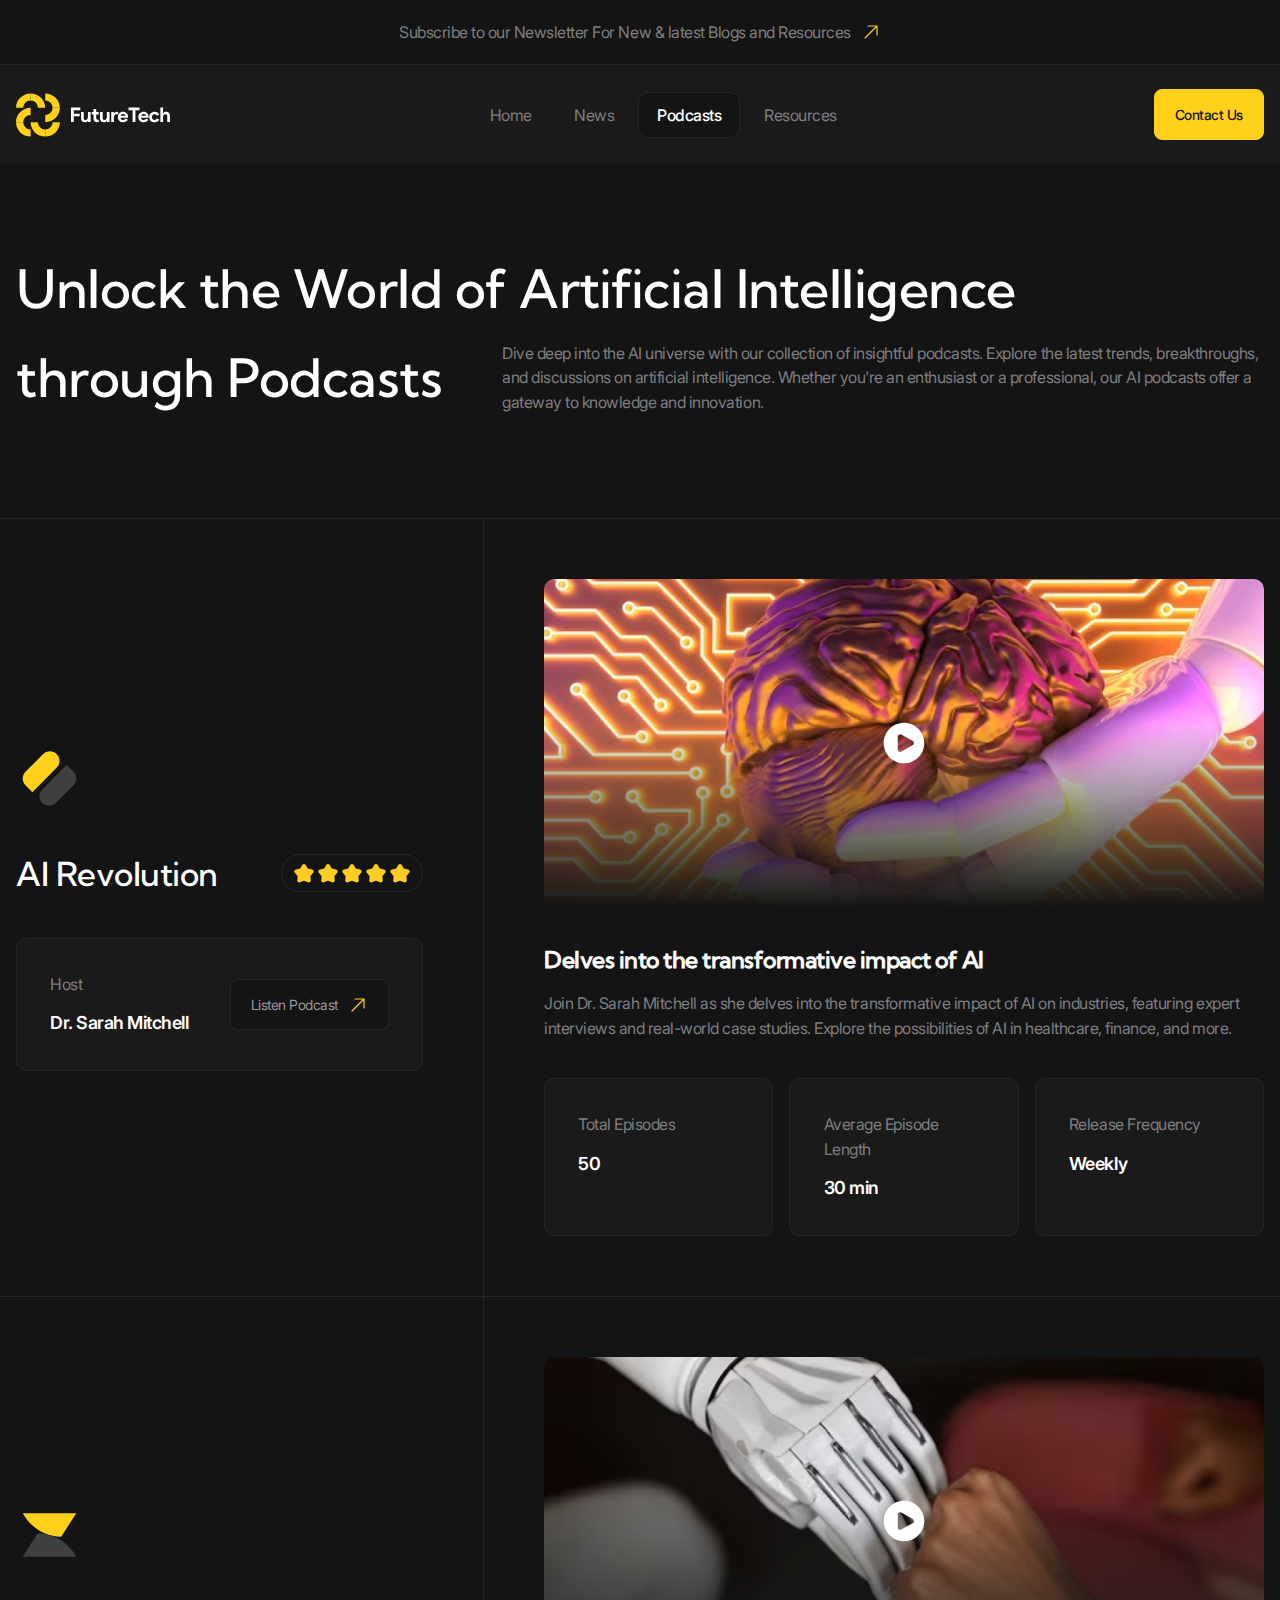
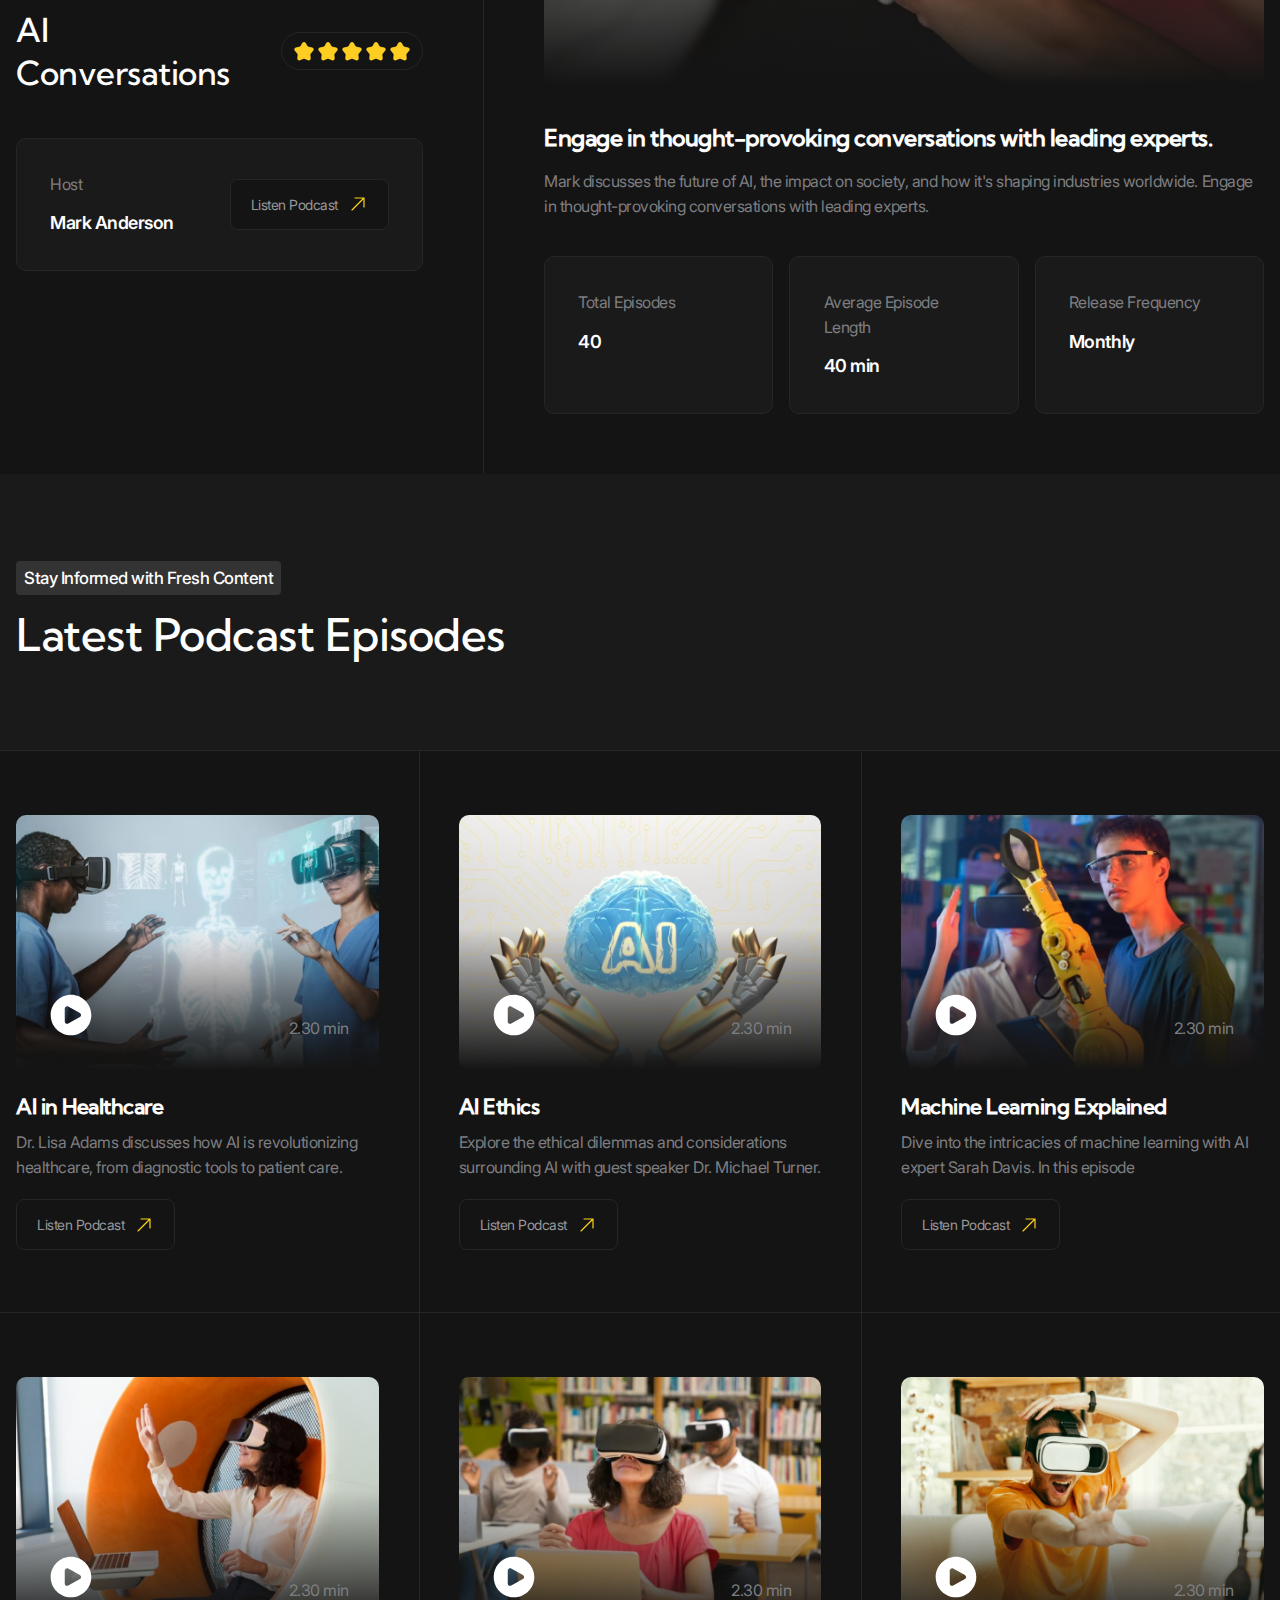
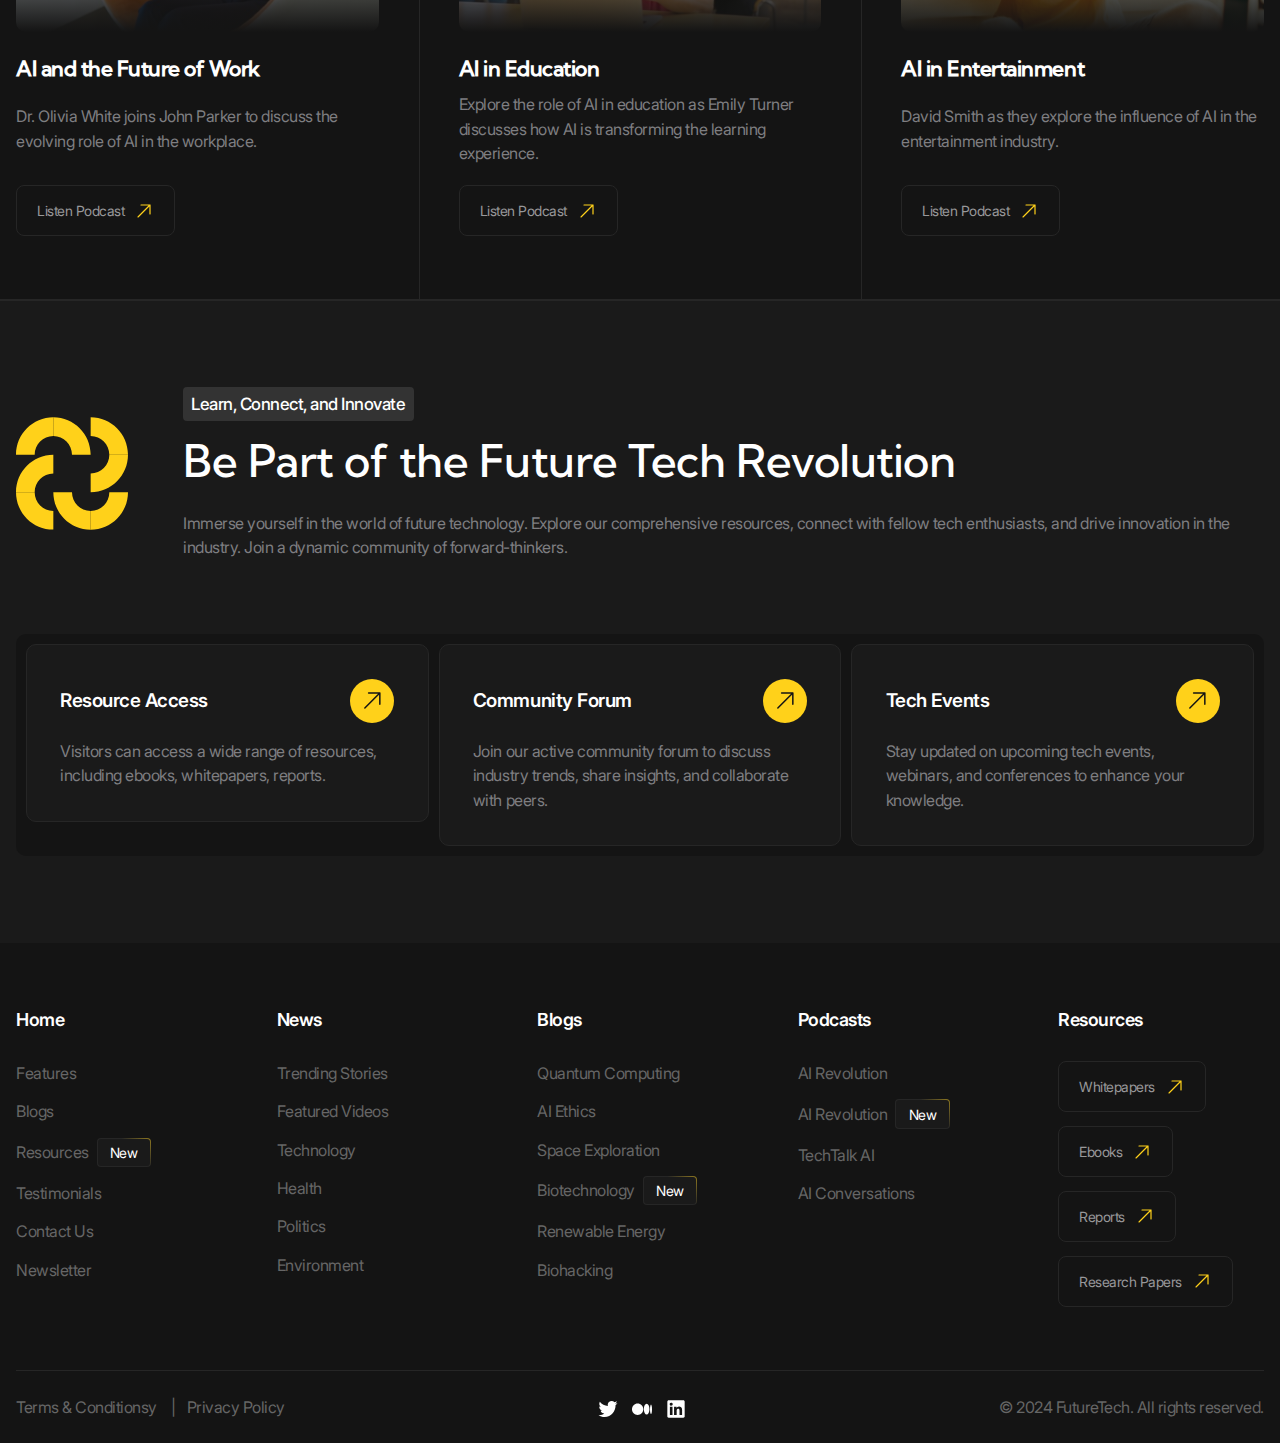
<file: podcasts.html>
<!doctype html>
<html lang="en">
<head>
    <meta charset="UTF-8">
    <meta name="viewport"
          content="width=device-width, user-scalable=no, initial-scale=1.0, maximum-scale=1.0, minimum-scale=1.0">
    <meta http-equiv="X-UA-Compatible" content="ie=edge">
    <title>Future Tech | Podcasts</title>
    <link rel="stylesheet" href="./styles/main.css">
    <script src="./scripts/main.js" type="module" defer></script>
</head>
<body>
<header class="header" data-js-header>
    <div class="header__promo">
        <div class="header__promo-inner container">
            <a href="#!" class="header__promo-link"><span class="icon icon__yellow-arrow">Subscribe to our Newsletter For New & latest Blogs and Resources</span></a>
        </div>
    </div>
    <div class="header__body">
        <div class="header__body-inner container">
            <a href="./index.html" class="header__logo logo" aria-label="Home" title="Home">
                <img src="./images/logo.svg" alt="" class="logo__image" width="179" height="50">
            </a>
            <div class="header__overlay" data-js-header-overlay>
                <nav class="header__menu">
                    <ul class="header__menu-list">
                        <li class="header__menu-item">
                            <a href="./index.html" class="header__menu-link">Home</a>
                        </li>
                        <li class="header__menu-item">
                            <a href="./news.html" class="header__menu-link">News</a>
                        </li>
                        <li class="header__menu-item">
                            <a href="./podcasts.html" class="header__menu-link is-active">Podcasts</a>
                        </li>
                        <li class="header__menu-item">
                            <a href="./resources.html" class="header__menu-link">Resources</a>
                        </li>
                    </ul>
                </nav>
                <a href="./contacts.html" class="header__contact-us-link button button--accent">Contact Us</a>
            </div>

            <button
                    class="header__burger-button burger-button visible-mobile"
                    type="button"
                    aria-label="Open Menu"
                    title="Open Menu"
                    data-js-header-burger-button
            >
                <span class="burger-button__line"></span>
                <span class="burger-button__line"></span>
                <span class="burger-button__line"></span>
            </button>
        </div>
    </div>
</header>

<main>
    <section class="hero-alt" aria-labelledby="podcasts-title">
        <header class="hero-alt__header">
            <div class="hero-alt__header-inner container">
                <h1 class="hero-alt__title" id="podcasts-title">
                    Unlock the World of Artificial Intelligence <span class="hero-alt__title-hidden-part">through Podcasts</span>
                </h1>
                <p class="hero-alt__subtitle h1 hidden-mobile" aria-hidden="true">
                    through Podcasts
                </p>
                <p class="hero-alt__description">
                    Dive deep into the AI universe with our collection of insightful podcasts. Explore the latest
                    trends, breakthroughs, and discussions on artificial intelligence. Whether you're an enthusiast or a
                    professional, our AI podcasts offer a gateway to knowledge and innovation.
                </p>
            </div>
        </header>
        <div class="hero-alt__body">
            <ul class="list">
                <li class="list__item">
                    <div class="card container">
                        <div class="card__preview">
                            <div class="card__preview-main">
                                <img
                                        class="card__preview-icon"
                                        src="./images/podcasts/icon-1.svg"
                                        alt=""
                                        width="80" height="80" loading="lazy"
                                >
                                <div class="card__preview-info">
                                    <h2 class="card__preview-title h3">AI Revolution</h2>
                                    <div class="card__rating-view rating-view"
                                         aria-label="Rating 5 star"
                                         title="Rating 5 star"
                                    >
                                        <div class="rating-view__star is-active"></div>
                                        <div class="rating-view__star is-active"></div>
                                        <div class="rating-view__star is-active"></div>
                                        <div class="rating-view__star is-active"></div>
                                        <div class="rating-view__star is-active"></div>
                                    </div>
                                </div>
                            </div>
                            <div class="card__preview-extra">
                                <div class="card__cell tile">
                                    <h3 class="card__cell-subtitle">Host</h3>
                                    <p class="card__cell-description h6">Dr. Sarah Mitchell</p>
                                    <a href="./podcasts.html" class="card__cell-link button">
                                        <span class="icon icon__yellow-arrow">Listen Podcast</span>
                                    </a>
                                </div>
                            </div>
                        </div>
                        <div class="card__body">
                            <div class="card__grid card__grid--3-cols">
                                <div class="card__cell card__cell--wide">
                                    <div class="video-player" data-js-video-player>
                                        <video class="video-player__video"
                                               src="./videos/example.mp4"
                                               width="917" height="412"
                                               poster="./images/videos/poster-5.jpg"
                                               data-js-video-player-video
                                        ></video>
                                        <div class="video-player__panel video-player__panel--center is-active"
                                             data-js-video-player-panel>
                                            <button class="video-player__play-button"
                                                    aria-label="Play video"
                                                    title="Play video"
                                                    data-js-video-player-play-button
                                            >
                                                <svg width="70" height="70" viewBox="0 0 70 70" fill="none"
                                                     xmlns="http://www.w3.org/2000/svg">
                                                    <path fill-rule="evenodd" clip-rule="evenodd"
                                                          d="M6.5625 35C6.5625 19.2944 19.2944 6.5625 35 6.5625C50.7056 6.5625 63.4375 19.2944 63.4375 35C63.4375 50.7056 50.7056 63.4375 35 63.4375C19.2944 63.4375 6.5625 50.7056 6.5625 35ZM47.4663 32.1318C49.7167 33.382 49.7167 36.6183 47.4663 37.8685L31.1248 46.9471C28.9377 48.1621 26.25 46.5807 26.25 44.0788V25.9215C26.25 23.4196 28.9377 21.8381 31.1248 23.0531L47.4663 32.1318Z"
                                                          fill="white"/>
                                                </svg>
                                            </button>
                                        </div>
                                    </div>
                                </div>
                                <div class="card__cell card__cell--wide">
                                    <h3 class="card__cell-title h4">Delves into the transformative impact of AI</h3>
                                    <p class="card__cell-description">
                                        Join Dr. Sarah Mitchell as she delves into the transformative impact of AI on
                                        industries, featuring expert interviews and real-world case studies. Explore the
                                        possibilities of AI in healthcare, finance, and more.
                                    </p>
                                </div>
                                <div class="card__cell tile">
                                    <p class="card__cell-title">Total Episodes</p>
                                    <p class="card__cell-description h6">50</p>
                                </div>
                                <div class="card__cell tile">
                                    <p class="card__cell-title">Average Episode Length</p>
                                    <p class="card__cell-description h6">30 min</p>
                                </div>
                                <div class="card__cell tile">
                                    <p class="card__cell-title">Release Frequency</p>
                                    <p class="card__cell-description h6">Weekly</p>
                                </div>
                            </div>
                        </div>
                    </div>
                </li>
                <li class="list__item">
                    <div class="card container">
                        <div class="card__preview">
                            <div class="card__preview-main">
                                <img
                                        class="card__preview-icon"
                                        src="./images/podcasts/icon-2.svg"
                                        alt=""
                                        width="80" height="80" loading="lazy"
                                >
                                <div class="card__preview-info">
                                    <h2 class="card__preview-title h3">AI Conversations</h2>
                                    <div class="card__rating-view rating-view"
                                         aria-label="Rating 5 star"
                                         title="Rating 5 star"
                                    >
                                        <div class="rating-view__star is-active"></div>
                                        <div class="rating-view__star is-active"></div>
                                        <div class="rating-view__star is-active"></div>
                                        <div class="rating-view__star is-active"></div>
                                        <div class="rating-view__star is-active"></div>
                                    </div>
                                </div>
                            </div>
                            <div class="card__preview-extra">
                                <div class="card__cell tile">
                                    <h3 class="card__cell-subtitle">Host</h3>
                                    <p class="card__cell-description h6">Mark Anderson</p>
                                    <a href="./podcasts.html" class="card__cell-link button">
                                        <span class="icon icon__yellow-arrow">Listen Podcast</span>
                                    </a>
                                </div>
                            </div>
                        </div>
                        <div class="card__body">
                            <div class="card__grid card__grid--3-cols">
                                <div class="card__cell card__cell--wide">
                                    <div class="video-player" data-js-video-player>
                                        <video class="video-player__video"
                                               src="./videos/example.mp4"
                                               width="917" height="412"
                                               poster="./images/videos/poster-6.jpg"
                                               data-js-video-player-video
                                        ></video>
                                        <div class="video-player__panel video-player__panel--center is-active"
                                             data-js-video-player-panel>
                                            <button class="video-player__play-button"
                                                    aria-label="Play video"
                                                    title="Play video"
                                                    data-js-video-player-play-button
                                            >
                                                <svg width="70" height="70" viewBox="0 0 70 70" fill="none"
                                                     xmlns="http://www.w3.org/2000/svg">
                                                    <path fill-rule="evenodd" clip-rule="evenodd"
                                                          d="M6.5625 35C6.5625 19.2944 19.2944 6.5625 35 6.5625C50.7056 6.5625 63.4375 19.2944 63.4375 35C63.4375 50.7056 50.7056 63.4375 35 63.4375C19.2944 63.4375 6.5625 50.7056 6.5625 35ZM47.4663 32.1318C49.7167 33.382 49.7167 36.6183 47.4663 37.8685L31.1248 46.9471C28.9377 48.1621 26.25 46.5807 26.25 44.0788V25.9215C26.25 23.4196 28.9377 21.8381 31.1248 23.0531L47.4663 32.1318Z"
                                                          fill="white"/>
                                                </svg>
                                            </button>
                                        </div>
                                    </div>
                                </div>
                                <div class="card__cell card__cell--wide">
                                    <h3 class="card__cell-title h4">Engage in thought-provoking conversations with
                                        leading experts.</h3>
                                    <p class="card__cell-description">
                                        Mark discusses the future of AI, the impact on society, and how it's shaping
                                        industries worldwide. Engage in thought-provoking conversations with leading
                                        experts.
                                    </p>
                                </div>
                                <div class="card__cell tile">
                                    <p class="card__cell-title">Total Episodes</p>
                                    <p class="card__cell-description h6">40</p>
                                </div>
                                <div class="card__cell tile">
                                    <p class="card__cell-title">Average Episode Length</p>
                                    <p class="card__cell-description h6">40 min</p>
                                </div>
                                <div class="card__cell tile">
                                    <p class="card__cell-title">Release Frequency</p>
                                    <p class="card__cell-description h6">Monthly</p>
                                </div>
                            </div>
                        </div>
                    </div>
                </li>
            </ul>
        </div>
    </section>

    <section class="section" aria-labelledby="podcasts-videos-title">
        <header class="section__header">
            <div class="section__header-inner container">
                <div class="section__header-info">
                    <p class="section__subtitle tag">Stay Informed with Fresh Content</p>
                    <h2 class="section__title" id="podcasts-videos-title">Latest Podcast Episodes</h2>
                </div>
            </div>
        </header>
        <div class="section__body">
            <ul class="bordered-grid bordered-grid--3-cols container">
                <li class="bordered-grid__item">
                    <div class="video-card">
                        <div class="video-card__player video-player" data-js-video-player>
                            <video class="video-player__video video-player__video--small"
                                   src="./videos/example.mp4"
                                   width="470" height="290"
                                   poster="./images/videos/poster-7.jpg"
                                   data-js-video-player-video
                            ></video>
                            <div class="video-player__panel is-active" data-js-video-player-panel>
                                <button class="video-player__play-button"
                                        aria-label="Play video"
                                        title="Play video"
                                        data-js-video-player-play-button
                                >
                                    <svg width="70" height="70" viewBox="0 0 70 70" fill="none"
                                         xmlns="http://www.w3.org/2000/svg">
                                        <path fill-rule="evenodd" clip-rule="evenodd"
                                              d="M6.5625 35C6.5625 19.2944 19.2944 6.5625 35 6.5625C50.7056 6.5625 63.4375 19.2944 63.4375 35C63.4375 50.7056 50.7056 63.4375 35 63.4375C19.2944 63.4375 6.5625 50.7056 6.5625 35ZM47.4663 32.1318C49.7167 33.382 49.7167 36.6183 47.4663 37.8685L31.1248 46.9471C28.9377 48.1621 26.25 46.5807 26.25 44.0788V25.9215C26.25 23.4196 28.9377 21.8381 31.1248 23.0531L47.4663 32.1318Z"
                                              fill="white"/>
                                    </svg>
                                </button>
                                <div class="video-player__duration">2.30 min</div>
                            </div>
                        </div>
                        <div class="video-card__body">
                            <h3 class="video-card__title h5">AI in Healthcare</h3>
                            <div class="video-card__description">
                                <p>
                                    Dr. Lisa Adams discusses how AI is revolutionizing healthcare, from diagnostic tools
                                    to patient care.
                                </p>
                            </div>
                        </div>
                        <a href="#!" class="video-card__link button">
                            <span class="icon icon__yellow-arrow">Listen Podcast</span>
                        </a>
                    </div>
                </li>
                <li class="bordered-grid__item">
                    <div class="video-card">
                        <div class="video-card__player video-player" data-js-video-player>
                            <video class="video-player__video video-player__video--small"
                                   src="./videos/example.mp4"
                                   width="470" height="290"
                                   poster="./images/videos/poster-8.jpg"
                                   data-js-video-player-video
                            ></video>
                            <div class="video-player__panel is-active" data-js-video-player-panel>
                                <button class="video-player__play-button"
                                        aria-label="Play video"
                                        title="Play video"
                                        data-js-video-player-play-button
                                >
                                    <svg width="70" height="70" viewBox="0 0 70 70" fill="none"
                                         xmlns="http://www.w3.org/2000/svg">
                                        <path fill-rule="evenodd" clip-rule="evenodd"
                                              d="M6.5625 35C6.5625 19.2944 19.2944 6.5625 35 6.5625C50.7056 6.5625 63.4375 19.2944 63.4375 35C63.4375 50.7056 50.7056 63.4375 35 63.4375C19.2944 63.4375 6.5625 50.7056 6.5625 35ZM47.4663 32.1318C49.7167 33.382 49.7167 36.6183 47.4663 37.8685L31.1248 46.9471C28.9377 48.1621 26.25 46.5807 26.25 44.0788V25.9215C26.25 23.4196 28.9377 21.8381 31.1248 23.0531L47.4663 32.1318Z"
                                              fill="white"/>
                                    </svg>
                                </button>
                                <div class="video-player__duration">2.30 min</div>
                            </div>
                        </div>
                        <div class="video-card__body">
                            <h3 class="video-card__title h5">AI Ethics</h3>
                            <div class="video-card__description">
                                <p>
                                    Explore the ethical dilemmas and considerations surrounding AI with guest speaker
                                    Dr. Michael Turner.
                                </p>
                            </div>
                        </div>
                        <a href="#!" class="video-card__link button">
                            <span class="icon icon__yellow-arrow">Listen Podcast</span>
                        </a>
                    </div>
                </li>
                <li class="bordered-grid__item">
                    <div class="video-card">
                        <div class="video-card__player video-player" data-js-video-player>
                            <video class="video-player__video video-player__video--small"
                                   src="./videos/example.mp4"
                                   width="470" height="290"
                                   poster="./images/videos/poster-9.jpg"
                                   data-js-video-player-video
                            ></video>
                            <div class="video-player__panel is-active" data-js-video-player-panel>
                                <button class="video-player__play-button"
                                        aria-label="Play video"
                                        title="Play video"
                                        data-js-video-player-play-button
                                >
                                    <svg width="70" height="70" viewBox="0 0 70 70" fill="none"
                                         xmlns="http://www.w3.org/2000/svg">
                                        <path fill-rule="evenodd" clip-rule="evenodd"
                                              d="M6.5625 35C6.5625 19.2944 19.2944 6.5625 35 6.5625C50.7056 6.5625 63.4375 19.2944 63.4375 35C63.4375 50.7056 50.7056 63.4375 35 63.4375C19.2944 63.4375 6.5625 50.7056 6.5625 35ZM47.4663 32.1318C49.7167 33.382 49.7167 36.6183 47.4663 37.8685L31.1248 46.9471C28.9377 48.1621 26.25 46.5807 26.25 44.0788V25.9215C26.25 23.4196 28.9377 21.8381 31.1248 23.0531L47.4663 32.1318Z"
                                              fill="white"/>
                                    </svg>
                                </button>
                                <div class="video-player__duration">2.30 min</div>
                            </div>
                        </div>
                        <div class="video-card__body">
                            <h3 class="video-card__title h5">Machine Learning Explained</h3>
                            <div class="video-card__description">
                                <p>
                                    Dive into the intricacies of machine learning with AI expert Sarah Davis. In this
                                    episode
                                </p>
                            </div>
                        </div>
                        <a href="#!" class="video-card__link button">
                            <span class="icon icon__yellow-arrow">Listen Podcast</span>
                        </a>
                    </div>
                </li>
                <li class="bordered-grid__item">
                    <div class="video-card">
                        <div class="video-card__player video-player" data-js-video-player>
                            <video class="video-player__video video-player__video--small"
                                   src="./videos/example.mp4"
                                   width="470" height="290"
                                   poster="./images/videos/poster-10.jpg"
                                   data-js-video-player-video
                            ></video>
                            <div class="video-player__panel is-active" data-js-video-player-panel>
                                <button class="video-player__play-button"
                                        aria-label="Play video"
                                        title="Play video"
                                        data-js-video-player-play-button
                                >
                                    <svg width="70" height="70" viewBox="0 0 70 70" fill="none"
                                         xmlns="http://www.w3.org/2000/svg">
                                        <path fill-rule="evenodd" clip-rule="evenodd"
                                              d="M6.5625 35C6.5625 19.2944 19.2944 6.5625 35 6.5625C50.7056 6.5625 63.4375 19.2944 63.4375 35C63.4375 50.7056 50.7056 63.4375 35 63.4375C19.2944 63.4375 6.5625 50.7056 6.5625 35ZM47.4663 32.1318C49.7167 33.382 49.7167 36.6183 47.4663 37.8685L31.1248 46.9471C28.9377 48.1621 26.25 46.5807 26.25 44.0788V25.9215C26.25 23.4196 28.9377 21.8381 31.1248 23.0531L47.4663 32.1318Z"
                                              fill="white"/>
                                    </svg>
                                </button>
                                <div class="video-player__duration">2.30 min</div>
                            </div>
                        </div>
                        <div class="video-card__body">
                            <h3 class="video-card__title h5">AI and the Future of Work</h3>
                            <div class="video-card__description">
                                <p>
                                    Dr. Olivia White joins John Parker to discuss the evolving role of AI in the
                                    workplace.
                                </p>
                            </div>
                        </div>
                        <a href="#!" class="video-card__link button">
                            <span class="icon icon__yellow-arrow">Listen Podcast</span>
                        </a>
                    </div>
                </li>
                <li class="bordered-grid__item">
                    <div class="video-card">
                        <div class="video-card__player video-player" data-js-video-player>
                            <video class="video-player__video video-player__video--small"
                                   src="./videos/example.mp4"
                                   width="470" height="290"
                                   poster="./images/videos/poster-11.jpg"
                                   data-js-video-player-video
                            ></video>
                            <div class="video-player__panel is-active" data-js-video-player-panel>
                                <button class="video-player__play-button"
                                        aria-label="Play video"
                                        title="Play video"
                                        data-js-video-player-play-button
                                >
                                    <svg width="70" height="70" viewBox="0 0 70 70" fill="none"
                                         xmlns="http://www.w3.org/2000/svg">
                                        <path fill-rule="evenodd" clip-rule="evenodd"
                                              d="M6.5625 35C6.5625 19.2944 19.2944 6.5625 35 6.5625C50.7056 6.5625 63.4375 19.2944 63.4375 35C63.4375 50.7056 50.7056 63.4375 35 63.4375C19.2944 63.4375 6.5625 50.7056 6.5625 35ZM47.4663 32.1318C49.7167 33.382 49.7167 36.6183 47.4663 37.8685L31.1248 46.9471C28.9377 48.1621 26.25 46.5807 26.25 44.0788V25.9215C26.25 23.4196 28.9377 21.8381 31.1248 23.0531L47.4663 32.1318Z"
                                              fill="white"/>
                                    </svg>
                                </button>
                                <div class="video-player__duration">2.30 min</div>
                            </div>
                        </div>
                        <div class="video-card__body">
                            <h3 class="video-card__title h5">AI in Education</h3>
                            <div class="video-card__description">
                                <p>
                                    Explore the role of AI in education as Emily Turner discusses how AI is transforming
                                    the learning experience.
                                </p>
                            </div>
                        </div>
                        <a href="#!" class="video-card__link button">
                            <span class="icon icon__yellow-arrow">Listen Podcast</span>
                        </a>
                    </div>
                </li>
                <li class="bordered-grid__item">
                    <div class="video-card">
                        <div class="video-card__player video-player" data-js-video-player>
                            <video class="video-player__video video-player__video--small"
                                   src="./videos/example.mp4"
                                   width="470" height="290"
                                   poster="./images/videos/poster-12.jpg"
                                   data-js-video-player-video
                            ></video>
                            <div class="video-player__panel is-active" data-js-video-player-panel>
                                <button class="video-player__play-button"
                                        aria-label="Play video"
                                        title="Play video"
                                        data-js-video-player-play-button
                                >
                                    <svg width="70" height="70" viewBox="0 0 70 70" fill="none"
                                         xmlns="http://www.w3.org/2000/svg">
                                        <path fill-rule="evenodd" clip-rule="evenodd"
                                              d="M6.5625 35C6.5625 19.2944 19.2944 6.5625 35 6.5625C50.7056 6.5625 63.4375 19.2944 63.4375 35C63.4375 50.7056 50.7056 63.4375 35 63.4375C19.2944 63.4375 6.5625 50.7056 6.5625 35ZM47.4663 32.1318C49.7167 33.382 49.7167 36.6183 47.4663 37.8685L31.1248 46.9471C28.9377 48.1621 26.25 46.5807 26.25 44.0788V25.9215C26.25 23.4196 28.9377 21.8381 31.1248 23.0531L47.4663 32.1318Z"
                                              fill="white"/>
                                    </svg>
                                </button>
                                <div class="video-player__duration">2.30 min</div>
                            </div>
                        </div>
                        <div class="video-card__body">
                            <h3 class="video-card__title h5">AI in Entertainment</h3>
                            <div class="video-card__description">
                                <p>
                                    David Smith as they explore the influence of AI in the entertainment industry.
                                </p>
                            </div>
                        </div>
                        <a href="#!" class="video-card__link button">
                            <span class="icon icon__yellow-arrow">Listen Podcast</span>
                        </a>
                    </div>
                </li>
            </ul>
        </div>
    </section>

    <section class="about" aria-labelledby="about-title">
        <div class="about__inner container">
            <header class="about__header">
                <img class="about__icon"
                     src="./images/about/icon.svg"
                     alt=""
                     width="150" height="150" loading="lazy"
                >
                <div class="about__info">
                    <p class="about__subtitle tag">Learn, Connect, and Innovate</p>
                    <h2 class="about__title" id="about-title">Be Part of the Future Tech Revolution</h2>
                </div>
                <div class="about__description">
                    <p>
                        Immerse yourself in the world of future technology. Explore our comprehensive resources, connect
                        with fellow tech enthusiasts, and drive innovation in the industry. Join a dynamic community of
                        forward-thinkers.
                    </p>
                </div>
            </header>
            <ul class="about__list">
                <li class="about__item">
                    <a href="#!" class="about-card tile">
                        <h3 class="about-card__title circle-icon">Resource Access</h3>
                        <div class="about-card__description">
                            <p>
                                Visitors can access a wide range of resources, including ebooks, whitepapers, reports.
                            </p>
                        </div>
                    </a>
                </li>
                <li class="about__item">
                    <a href="#!" class="about-card tile">
                        <h3 class="about-card__title circle-icon">Community Forum</h3>
                        <div class="about-card__description">
                            <p>
                                Join our active community forum to discuss industry trends, share insights, and
                                collaborate with peers.
                            </p>
                        </div>
                    </a>
                </li>
                <li class="about__item">
                    <a href="#!" class="about-card tile">
                        <h3 class="about-card__title circle-icon">Tech Events</h3>
                        <div class="about-card__description">
                            <p>
                                Stay updated on upcoming tech events, webinars, and conferences to enhance your
                                knowledge.
                            </p>
                        </div>
                    </a>
                </li>
            </ul>
        </div>
    </section>
</main>
<footer class="footer">
    <div class="footer__inner container">
        <div class="footer__body">
            <nav class="footer__menu">
                <div class="footer__menu-column">
                    <a href="#!" class="footer__menu-main-link h6">Home</a>
                    <ul class="footer__menu-list">
                        <li class="footer__menu-item">
                            <a href="#!" class="footer__menu-link">Features</a>
                        </li>
                        <li class="footer__menu-item">
                            <a href="#!" class="footer__menu-link">Blogs</a>
                        </li>
                        <li class="footer__menu-item">
                            <a href="#!" class="footer__menu-link">Resources</a>
                            <span class="badge">New</span>
                        </li>
                        <li class="footer__menu-item">
                            <a href="#!" class="footer__menu-link">Testimonials</a>
                        </li>
                        <li class="footer__menu-item">
                            <a href="#!" class="footer__menu-link">Contact Us</a>
                        </li>
                        <li class="footer__menu-item">
                            <a href="#!" class="footer__menu-link">Newsletter</a>
                        </li>
                    </ul>
                </div>
                <div class="footer__menu-column">
                    <a href="#!" class="footer__menu-main-link h6">News</a>
                    <ul class="footer__menu-list">
                        <li class="footer__menu-item">
                            <a href="#!" class="footer__menu-link">Trending Stories</a>
                        </li>
                        <li class="footer__menu-item">
                            <a href="#!" class="footer__menu-link">Featured Videos</a>
                        </li>
                        <li class="footer__menu-item">
                            <a href="#!" class="footer__menu-link">Technology</a>
                        </li>
                        <li class="footer__menu-item">
                            <a href="#!" class="footer__menu-link">Health</a>
                        </li>
                        <li class="footer__menu-item">
                            <a href="#!" class="footer__menu-link">Politics</a>
                        </li>
                        <li class="footer__menu-item">
                            <a href="#!" class="footer__menu-link">Environment</a>
                        </li>
                    </ul>
                </div>
                <div class="footer__menu-column">
                    <a href="#!" class="footer__menu-main-link h6">Blogs</a>
                    <ul class="footer__menu-list">
                        <li class="footer__menu-item">
                            <a href="#!" class="footer__menu-link">Quantum Computing</a>
                        </li>
                        <li class="footer__menu-item">
                            <a href="#!" class="footer__menu-link">AI Ethics</a>
                        </li>
                        <li class="footer__menu-item">
                            <a href="#!" class="footer__menu-link">Space Exploration</a>
                        </li>
                        <li class="footer__menu-item">
                            <a href="#!" class="footer__menu-link">Biotechnology</a>
                            <span class="badge">New</span>
                        </li>
                        <li class="footer__menu-item">
                            <a href="#!" class="footer__menu-link">Renewable Energy</a>
                        </li>
                        <li class="footer__menu-item">
                            <a href="#!" class="footer__menu-link">Biohacking</a>
                        </li>
                    </ul>
                </div>
                <div class="footer__menu-column">
                    <a href="#!" class="footer__menu-main-link h6">Podcasts</a>
                    <ul class="footer__menu-list">
                        <li class="footer__menu-item">
                            <a href="#!" class="footer__menu-link">AI Revolution</a>
                        </li>
                        <li class="footer__menu-item">
                            <a href="#!" class="footer__menu-link">AI Revolution</a>
                            <span class="badge">New</span>
                        </li>
                        <li class="footer__menu-item">
                            <a href="#!" class="footer__menu-link">TechTalk AI</a>
                        </li>
                        <li class="footer__menu-item">
                            <a href="#!" class="footer__menu-link">AI Conversations</a>
                        </li>
                    </ul>
                </div>
                <div class="footer__menu-column">
                    <a href="#!" class="footer__menu-main-link h6">Resources</a>
                    <ul class="footer__menu-list">
                        <li class="footer__menu-item">
                            <a href="#!" class="footer__menu-link button">
                                <span class="icon icon__yellow-arrow">Whitepapers</span>
                            </a>
                        </li>
                        <li class="footer__menu-item">
                            <a href="#!" class="footer__menu-link button">
                                <span class="icon icon__yellow-arrow">Ebooks</span>
                            </a>
                        </li>
                        <li class="footer__menu-item">
                            <a href="#!" class="footer__menu-link button">
                                <span class="icon icon__yellow-arrow">Reports</span>
                            </a>
                        </li>
                        <li class="footer__menu-item">
                            <a href="#!" class="footer__menu-link button">
                                <span class="icon icon__yellow-arrow">Research Papers</span>
                            </a>
                        </li>
                    </ul>
                </div>
            </nav>
        </div>
        <div class="footer__extra">
            <div class="footer__extra-menu">
                <ul class="footer__extra-menu-list">
                    <li class="footer__extra-menu-item">
                        <a href="#!" class="footer__extra-menu-link">Terms & Conditionsy</a>
                    </li>
                    <li class="footer__extra-menu-item">
                        <a href="#!" class="footer__extra-menu-link">Privacy Policy</a>
                    </li>
                </ul>
            </div>
            <div class="footer__soc1als soc1als">
                <ul class="soc1als__list">
                    <li class="soc1als__item">
                        <a href="#!"
                           class="soc1als__link"
                           target="_blank"
                           aria-label="Twitter"
                           title="Twitter"
                        >
                            <svg width="24" height="24" viewBox="0 0 24 24" fill="none"
                                 xmlns="http://www.w3.org/2000/svg">
                                <path d="M21.0571 7.18114C21.0664 7.39235 21.0664 7.59395 21.0664 7.80515C21.0756 14.2084 16.3712 21.6004 7.76793 21.6004C5.23048 21.6004 2.73933 20.842 0.600098 19.4212C0.970528 19.4692 1.34096 19.4884 1.71139 19.4884C3.81358 19.4884 5.86021 18.7588 7.51789 17.4052C5.51756 17.3668 3.75802 16.0132 3.14681 14.0356C3.85063 14.1796 4.57296 14.1508 5.25826 13.9492C3.08198 13.5076 1.51691 11.5204 1.50765 9.20675C1.50765 9.18755 1.50765 9.16835 1.50765 9.14915C2.15591 9.52355 2.88751 9.73475 3.62837 9.75395C1.58174 8.33315 0.942746 5.50114 2.18369 3.28353C4.5637 6.31714 8.06427 8.15075 11.8241 8.35235C11.4445 6.67234 11.9631 4.90594 13.1762 3.71553C15.0561 1.88193 18.0196 1.97793 19.7977 3.92673C20.8441 3.71553 21.8535 3.31233 22.7704 2.74593C22.4185 3.86913 21.6869 4.81954 20.7145 5.42434C21.6406 5.30914 22.5481 5.04994 23.4001 4.66594C22.7704 5.64514 21.9739 6.48994 21.0571 7.18114Z"
                                      fill="white"/>
                            </svg>
                        </a>
                    </li>
                    <li class="soc1als__item">
                        <a href="#!"
                           class="soc1als__link"
                           target="_blank"
                           aria-label="Medium"
                           title="Medium"
                        >
                            <svg width="24" height="24" viewBox="0 0 24 24" fill="none"
                                 xmlns="http://www.w3.org/2000/svg">
                                <path d="M13.5374 12.2281C13.5374 15.9988 10.5069 19.0556 6.76883 19.0556C3.03073 19.0556 0 15.9981 0 12.2281C0 8.45806 3.0305 5.40039 6.76883 5.40039C10.5072 5.40039 13.5374 8.45737 13.5374 12.2281Z"
                                      fill="white"/>
                                <path d="M20.9627 12.2285C20.9627 15.7778 19.4474 18.6563 17.5783 18.6563C15.7091 18.6563 14.1938 15.7778 14.1938 12.2285C14.1938 8.67922 15.7089 5.80078 17.578 5.80078C19.4472 5.80078 20.9625 8.67829 20.9625 12.2285"
                                      fill="white"/>
                                <path d="M24 12.228C24 15.4073 23.4672 17.9862 22.8097 17.9862C22.1522 17.9862 21.6196 15.408 21.6196 12.228C21.6196 9.04797 22.1525 6.46973 22.8097 6.46973C23.467 6.46973 24 9.04774 24 12.228Z"
                                      fill="white"/>
                            </svg>
                        </a>
                    </li>
                    <li class="soc1als__item">
                        <a href="#!"
                           class="soc1als__link"
                           target="_blank"
                           aria-label="LinkedIn"
                           title="LinkedIn"
                        >
                            <svg width="24" height="24" viewBox="0 0 24 24" fill="none"
                                 xmlns="http://www.w3.org/2000/svg">
                                <path d="M20.8647 1.59961H3.13554C2.72832 1.59961 2.33777 1.76138 2.04982 2.04933C1.76187 2.33728 1.6001 2.72783 1.6001 3.13505V20.8642C1.6001 21.2714 1.76187 21.6619 2.04982 21.9499C2.33777 22.2378 2.72832 22.3996 3.13554 22.3996H20.8647C21.2719 22.3996 21.6624 22.2378 21.9504 21.9499C22.2383 21.6619 22.4001 21.2714 22.4001 20.8642V3.13505C22.4001 2.72783 22.2383 2.33728 21.9504 2.04933C21.6624 1.76138 21.2719 1.59961 20.8647 1.59961ZM7.79965 19.3186H4.67243V9.38516H7.79965V19.3186ZM6.23388 8.00861C5.87915 8.00661 5.53296 7.89958 5.239 7.70102C4.94504 7.50246 4.71649 7.22127 4.58219 6.89294C4.44789 6.56461 4.41386 6.20386 4.48439 5.8562C4.55492 5.50855 4.72686 5.18958 4.9785 4.93955C5.23014 4.68952 5.5502 4.51964 5.8983 4.45134C6.2464 4.38304 6.60693 4.41939 6.93439 4.5558C7.26185 4.6922 7.54156 4.92255 7.73823 5.21778C7.9349 5.51301 8.03971 5.85988 8.03943 6.21461C8.04278 6.45211 7.99827 6.68784 7.90857 6.90777C7.81887 7.1277 7.68582 7.32732 7.51733 7.49473C7.34884 7.66215 7.14837 7.79392 6.92787 7.88221C6.70736 7.97049 6.47134 8.01348 6.23388 8.00861ZM19.3263 19.3273H16.2005V13.9005C16.2005 12.3001 15.5202 11.8061 14.642 11.8061C13.7147 11.8061 12.8047 12.5052 12.8047 13.9409V19.3273H9.67743V9.39239H12.6848V10.7689H12.7252C13.0271 10.1579 14.0844 9.11361 15.6979 9.11361C17.4428 9.11361 19.3278 10.1493 19.3278 13.1826L19.3263 19.3273Z"
                                      fill="white"/>
                            </svg>
                        </a>
                    </li>
                </ul>
            </div>
            <p class="footer__copyright">
                ©
                <time datetime="2024">2024</time>
                FutureTech. All rights reserved.
            </p>
        </div>
    </div>
</footer>
</body>
</html>
</file>
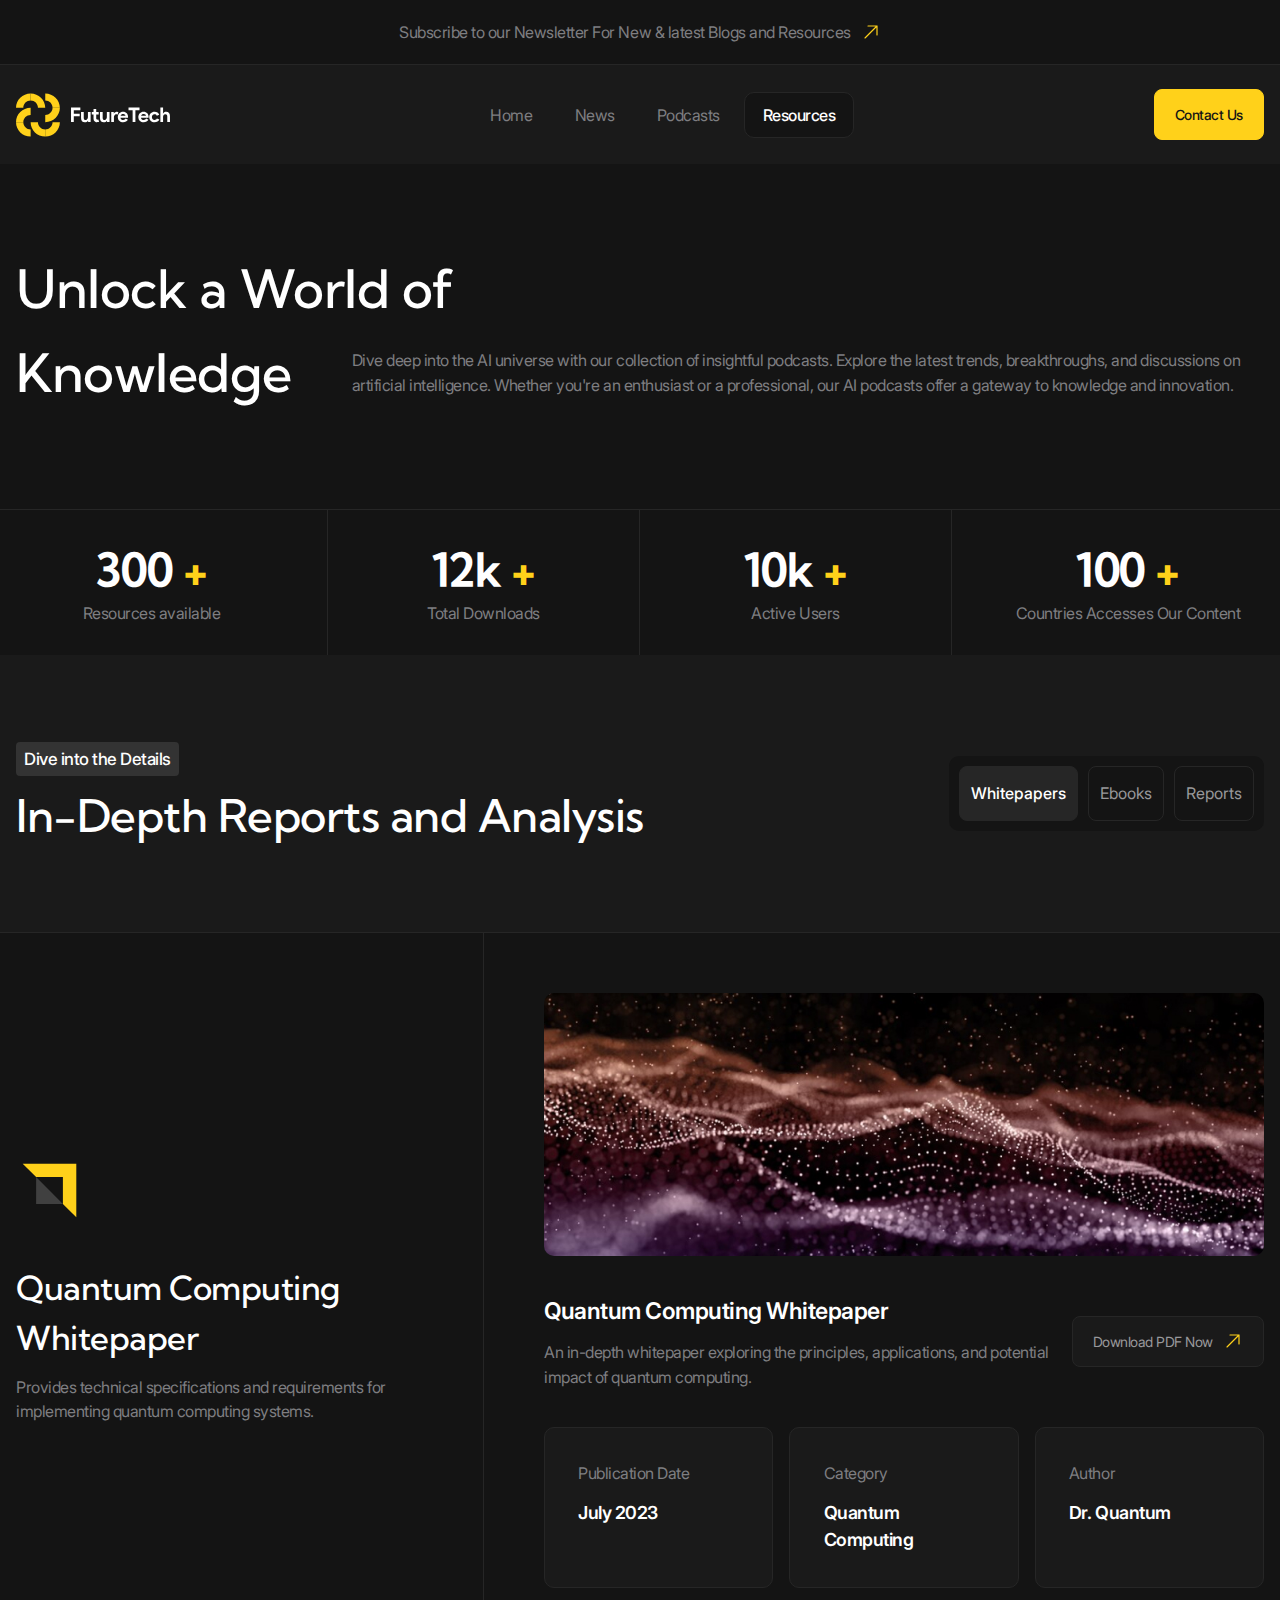
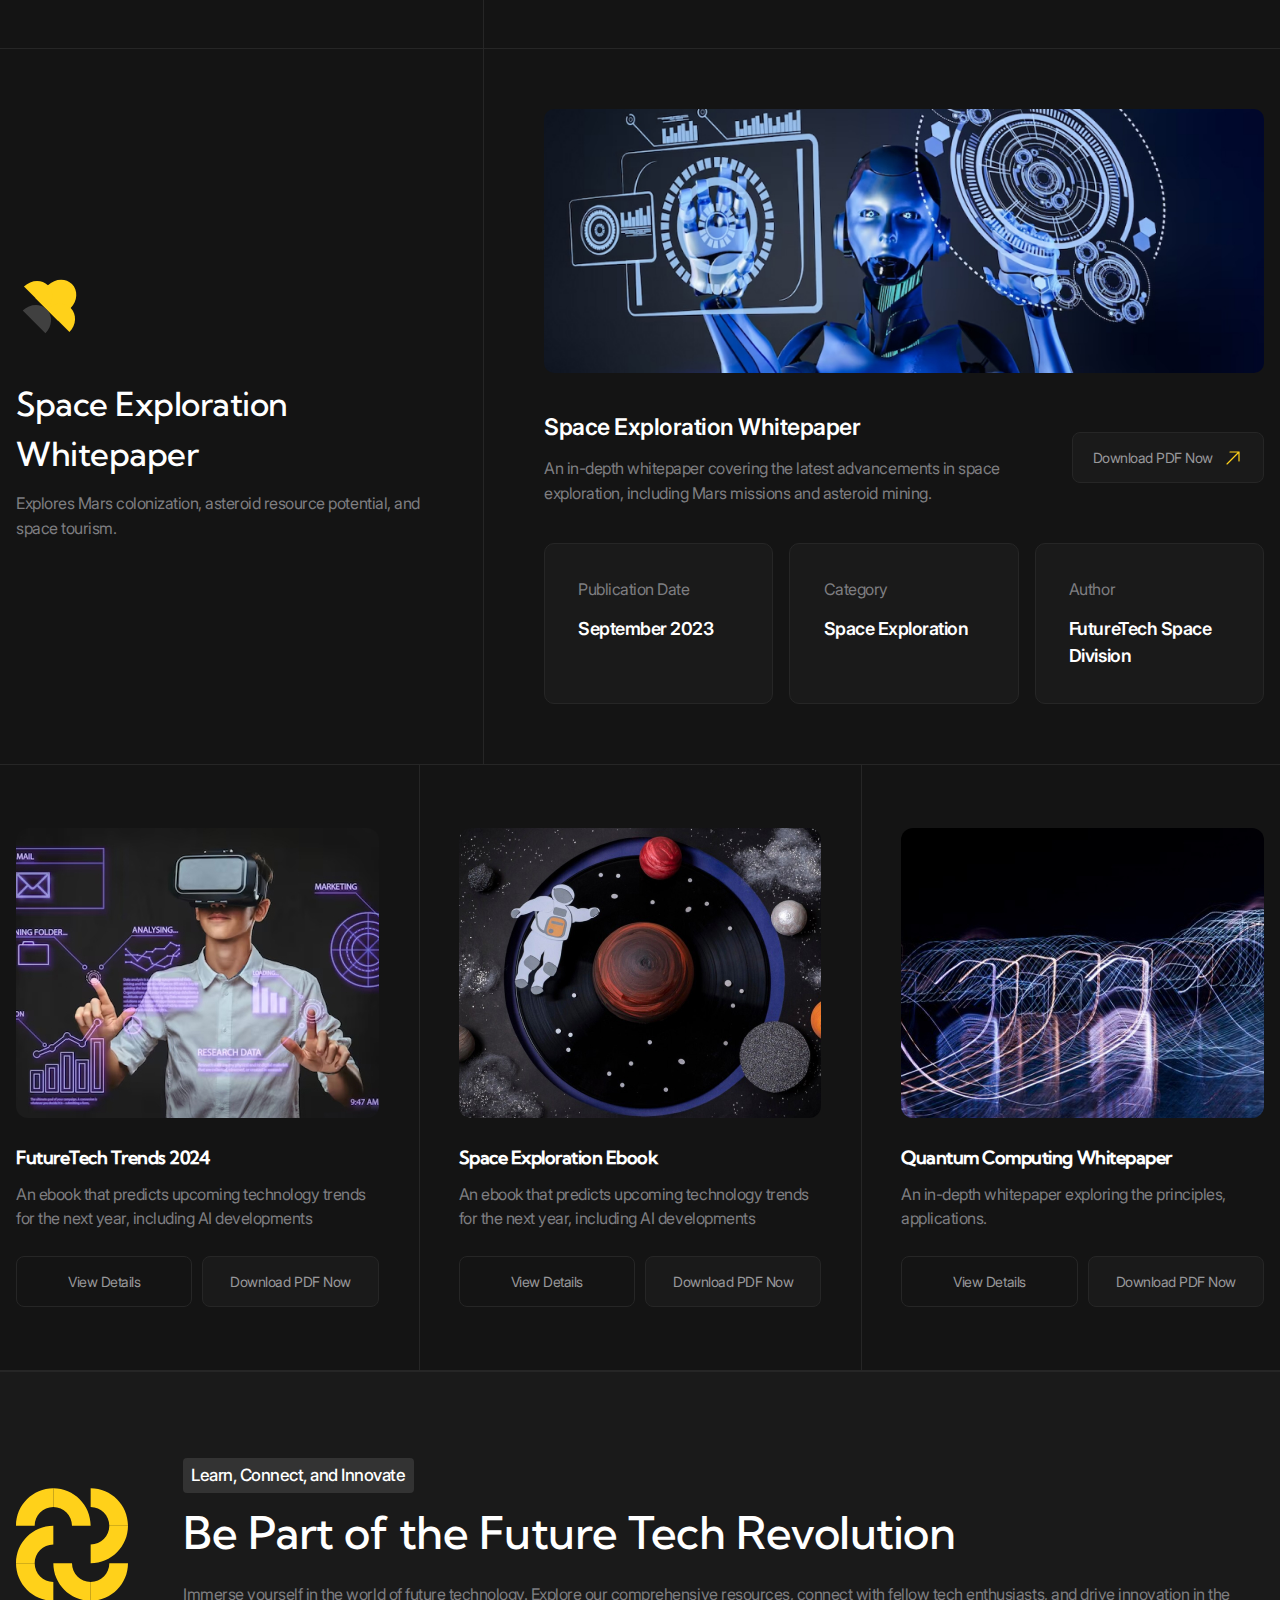
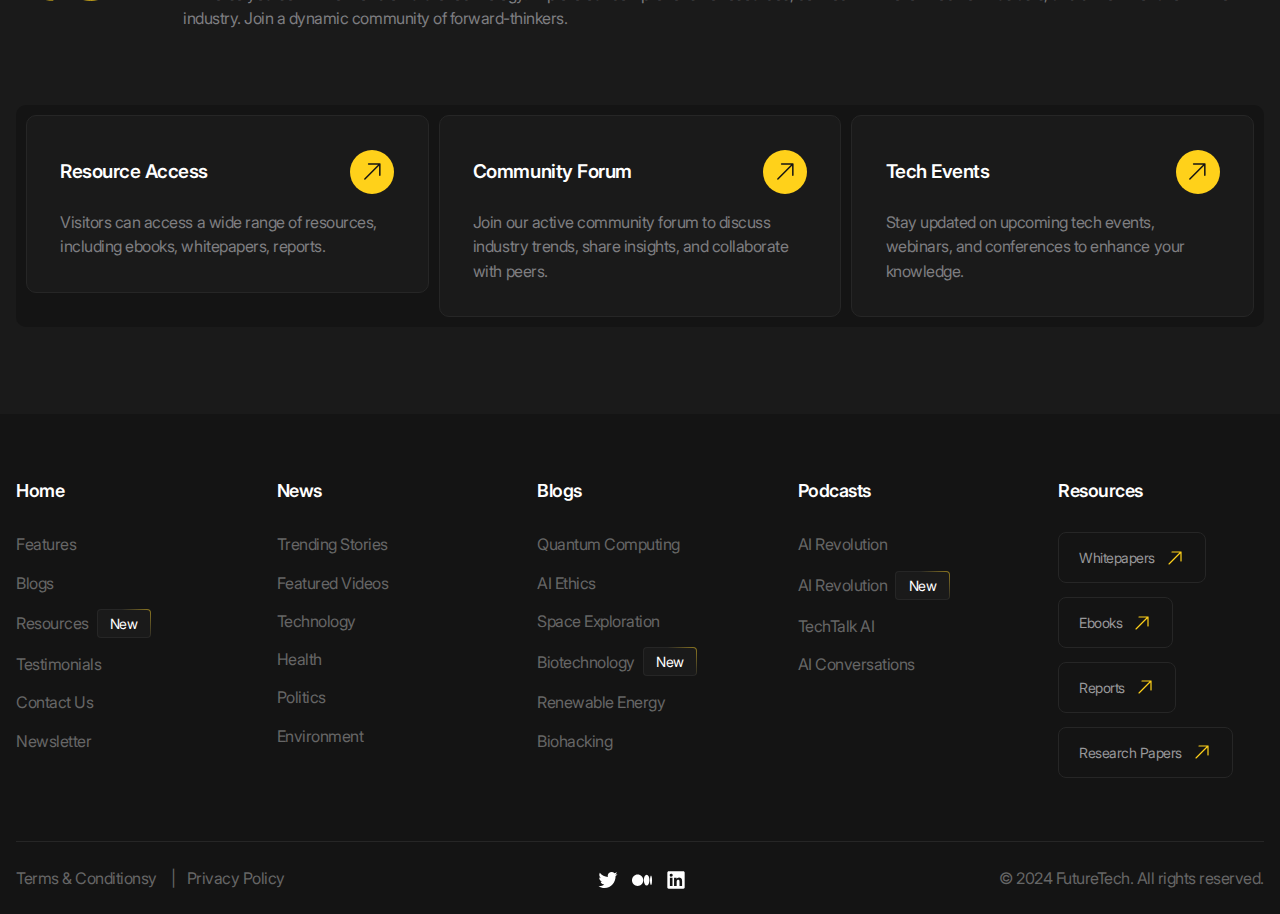
<file: resources.html>
<!doctype html>
<html lang="en">
<head>
    <meta charset="UTF-8">
    <meta name="viewport"
          content="width=device-width, user-scalable=no, initial-scale=1.0, maximum-scale=1.0, minimum-scale=1.0">
    <meta http-equiv="X-UA-Compatible" content="ie=edge">
    <title>Future Tech | Resources</title>
    <link rel="stylesheet" href="./styles/main.css">
    <script src="./scripts/main.js" type="module" defer></script>
</head>
<body>
<header class="header" data-js-header>
    <div class="header__promo">
        <div class="header__promo-inner container">
            <a href="#!" class="header__promo-link">
                <span class="icon icon__yellow-arrow">
                    Subscribe to our Newsletter For New & latest Blogs and Resources
                </span>
            </a>
        </div>
    </div>
    <div class="header__body">
        <div class="header__body-inner container">
            <a href="./index.html" class="header__logo logo" aria-label="Home" title="Home">
                <img src="./images/logo.svg" alt="" class="logo__image" width="179" height="50">
            </a>
            <div class="header__overlay" data-js-header-overlay>
                <nav class="header__menu">
                    <ul class="header__menu-list">
                        <li class="header__menu-item">
                            <a href="./index.html" class="header__menu-link">Home</a>
                        </li>
                        <li class="header__menu-item">
                            <a href="./news.html" class="header__menu-link">News</a>
                        </li>
                        <li class="header__menu-item">
                            <a href="./podcasts.html" class="header__menu-link">Podcasts</a>
                        </li>
                        <li class="header__menu-item">
                            <a href="./resources.html" class="header__menu-link is-active">Resources</a>
                        </li>
                    </ul>
                </nav>
                <a href="./contacts.html" class="header__contact-us-link button button--accent">Contact Us</a>
            </div>

            <button
                    class="header__burger-button burger-button visible-mobile"
                    type="button"
                    aria-label="Open Menu"
                    title="Open Menu"
                    data-js-header-burger-button
            >
                <span class="burger-button__line"></span>
                <span class="burger-button__line"></span>
                <span class="burger-button__line"></span>
            </button>
        </div>
    </div>
</header>

<main>
    <section class="hero-alt" aria-labelledby="resources-title">
        <header class="hero-alt__header">
            <div class="hero-alt__header-inner container">
                <h1 class="hero-alt__title" id="resources-title">
                    Unlock a World of <span class="hero-alt__title-hidden-part">Knowledge</span>
                </h1>
                <p class="hero-alt__subtitle h1 hidden-mobile" aria-hidden="true">
                    Knowledge
                </p>
                <p class="hero-alt__description">
                    Dive deep into the AI universe with our collection of insightful podcasts. Explore the latest
                    trends, breakthroughs, and discussions on artificial intelligence. Whether you're an enthusiast or a
                    professional, our AI podcasts offer a gateway to knowledge and innovation.
                </p>
            </div>
        </header>
        <div class="hero-alt__body">
            <div class="metrics metrics--4-cols container">
                <dl class="metrics__list">
                    <div class="metrics__item">
                        <dt class="metrics__key">Resources available</dt>
                        <dd class="metrics__value h2">300 <span class="metrics__sign">+</span></dd>
                    </div>
                    <div class="metrics__item">
                        <dt class="metrics__key">Total Downloads</dt>
                        <dd class="metrics__value h2">12k <span class="metrics__sign">+</span></dd>
                    </div>
                    <div class="metrics__item">
                        <dt class="metrics__key">Active Users</dt>
                        <dd class="metrics__value h2">10k <span class="metrics__sign">+</span></dd>
                    </div>
                    <div class="metrics__item">
                        <dt class="metrics__key">Countries Accesses Our Content</dt>
                        <dd class="metrics__value h2">100 <span class="metrics__sign">+</span></dd>
                    </div>
                </dl>
            </div>

        </div>
    </section>

    <section
            class="section tabs"
            aria-labelledby="reports-title"
            data-js-tabs
    >
        <header class="section__header">
            <div class="section__header-inner container">
                <div class="section__header-info">
                    <p class="section__subtitle tag">Dive into the Details</p>
                    <h2 class="section__title" id="reports-title">In-Depth Reports and Analysis</h2>
                </div>
                <div class="section__actions">
                    <div
                            class="tabs__buttons tabs__buttons--compact"
                            role="tablist"
                            aria-labelledby="reports-title"
                    >
                        <button
                                class="tabs__button is-active"
                                id="tab-1"
                                type="button"
                                role="tab"
                                aria-controls="tabpanel-1"
                                data-js-tabs-button
                                aria-selected="false"
                        >
                            Whitepapers
                        </button>
                        <button
                                class="tabs__button"
                                id="tab-2"
                                type="button"
                                role="tab"
                                aria-controls="tabpanel-2"
                                data-js-tabs-button
                                aria-selected="false"
                                tabindex="-1"
                        >
                            Ebooks
                        </button>
                        <button
                                class="tabs__button"
                                id="tab-3"
                                type="button"
                                role="tab"
                                aria-controls="tabpanel-3"
                                data-js-tabs-button
                                aria-selected="false"
                                tabindex="-1"
                        >
                            Reports
                        </button>
                    </div>
                </div>
            </div>
        </header>
        <div class="section__body">
            <div class="tabs__body">
                <div
                        class="tabs__content is-active"
                        id="tabpanel-1"
                        aria-labelledby="tab-1"
                        tabindex="0"
                        data-js-tabs-content
                >
                    <ul class="list">
                        <li class="list__item">
                            <div class="card container">
                                <div class="card__preview">
                                    <div class="card__preview-main">
                                        <img
                                                class="card__preview-icon"
                                                src="./images/reports/icon-1.svg"
                                                alt=""
                                                width="80" height="80" loading="lazy"
                                        >
                                        <div class="card__preview-info">
                                            <h3 class="card__preview-title">Quantum Computing Whitepaper</h3>
                                            <div class="card__preview-description">
                                                <p>
                                                    Provides technical specifications and requirements for implementing
                                                    quantum computing systems.
                                                </p>
                                            </div>
                                        </div>
                                    </div>
                                </div>
                                <div class="card__body">
                                    <div class="card__grid card__grid--3-cols-alt">
                                        <div class="card__cell card__cell--wide">
                                            <img
                                                    class="card__cell-image"
                                                    src="./images/reports/details-1.jpg"
                                                    alt=""
                                                    width="917" height="332" loading="lazy"
                                            >
                                        </div>
                                        <div class="card__cell card__cell--wide">
                                            <h4 class="card__cell-title h4">Quantum Computing Whitepaper</h4>
                                            <p class="card__cell-description">
                                                An in-depth whitepaper exploring the principles, applications, and
                                                potential impact of quantum computing.
                                            </p>
                                            <a href="#!" class="card__cell-link button button--dark-gray" download>
                                                <span class="icon icon__yellow-arrow">Download PDF Now</span>
                                            </a>
                                        </div>
                                        <div class="card__cell tile">
                                            <p class="card__cell-title">Publication Date</p>
                                            <p class="card__cell-description h6">
                                                <time datetime="2023-07">July 2023</time>
                                            </p>
                                        </div>
                                        <div class="card__cell tile">
                                            <p class="card__cell-title">Category</p>
                                            <p class="card__cell-description h6">Quantum Computing</p>
                                        </div>
                                        <div class="card__cell tile card__cell--wide-on-mobile-s">
                                            <p class="card__cell-title">Author</p>
                                            <p class="card__cell-description h6">Dr. Quantum</p>
                                        </div>
                                    </div>
                                </div>
                            </div>
                        </li>
                        <li class="list__item">
                            <div class="card container">
                                <div class="card__preview">
                                    <div class="card__preview-main">
                                        <img
                                                class="card__preview-icon"
                                                src="./images/reports/icon-2.svg"
                                                alt=""
                                                width="80" height="80" loading="lazy"
                                        >
                                        <div class="card__preview-info">
                                            <h3 class="card__preview-title">Space Exploration Whitepaper</h3>
                                            <div class="card__preview-description">
                                                <p>
                                                    Explores Mars colonization, asteroid resource potential, and space
                                                    tourism.
                                                </p>
                                            </div>
                                        </div>
                                    </div>
                                </div>
                                <div class="card__body">
                                    <div class="card__grid card__grid--3-cols-alt">
                                        <div class="card__cell card__cell--wide">
                                            <img
                                                    class="card__cell-image"
                                                    src="./images/reports/details-2.jpg"
                                                    alt=""
                                                    width="917" height="332" loading="lazy"
                                            >
                                        </div>
                                        <div class="card__cell card__cell--wide">
                                            <h4 class="card__cell-title h4">Space Exploration Whitepaper</h4>
                                            <p class="card__cell-description">
                                                An in-depth whitepaper covering the latest advancements in space
                                                exploration, including Mars missions and asteroid mining.
                                            </p>
                                            <a href="#!" class="card__cell-link button button--dark-gray" download>
                                                <span class="icon icon__yellow-arrow">Download PDF Now</span>
                                            </a>
                                        </div>
                                        <div class="card__cell tile">
                                            <p class="card__cell-title">Publication Date</p>
                                            <p class="card__cell-description h6">
                                                <time datetime="2023-09">September 2023</time>
                                            </p>
                                        </div>
                                        <div class="card__cell tile">
                                            <p class="card__cell-title">Category</p>
                                            <p class="card__cell-description h6">Space Exploration</p>
                                        </div>
                                        <div class="card__cell tile card__cell--wide-on-mobile-s">
                                            <p class="card__cell-title">Author</p>
                                            <p class="card__cell-description h6">FutureTech Space Division</p>
                                        </div>
                                    </div>
                                </div>
                            </div>
                        </li>
                    </ul>
                    <ul class="bordered-grid bordered-grid--3-cols container">
                        <li class="bordered-grid__item">
                            <div class="report-card">
                                <img class="report-card__image"
                                     src="./images/reports/card-1.jpg"
                                     alt=""
                                     width="470" height="290" loading="lazy"
                                >
                                <div class="report-card__body">
                                    <h3 class="report-card__title h6">FutureTech Trends 2024</h3>
                                    <div class="report-card__description">
                                        <p>
                                            An ebook that predicts upcoming technology trends for the next year,
                                            including AI developments
                                        </p>
                                    </div>
                                </div>
                                <div class="report-card__actions">
                                    <a href="#!" class="report-card__details-link button">
                                        View Details
                                    </a>
                                    <a href="#!" class="report-card__download-link button button--dark-gray" download>
                                        Download PDF Now
                                    </a>
                                </div>
                            </div>
                        </li>
                        <li class="bordered-grid__item">
                            <div class="report-card">
                                <img class="report-card__image"
                                     src="./images/reports/card-2.jpg"
                                     alt=""
                                     width="470" height="290" loading="lazy"
                                >
                                <div class="report-card__body">
                                    <h3 class="report-card__title h6">Space Exploration Ebook</h3>
                                    <div class="report-card__description">
                                        <p>
                                            An ebook that predicts upcoming technology trends for the next year,
                                            including AI developments
                                        </p>
                                    </div>
                                </div>
                                <div class="report-card__actions">
                                    <a href="#!" class="report-card__details-link button">
                                        View Details
                                    </a>
                                    <a href="#!" class="report-card__download-link button button--dark-gray" download>
                                        Download PDF Now
                                    </a>
                                </div>
                            </div>
                        </li>
                        <li class="bordered-grid__item">
                            <div class="report-card">
                                <img class="report-card__image"
                                     src="./images/reports/card-3.jpg"
                                     alt=""
                                     width="470" height="290" loading="lazy"
                                >
                                <div class="report-card__body">
                                    <h3 class="report-card__title h6">Quantum Computing Whitepaper</h3>
                                    <div class="report-card__description">
                                        <p>
                                            An in-depth whitepaper exploring the principles, applications.
                                        </p>
                                    </div>
                                </div>
                                <div class="report-card__actions">
                                    <a href="#!" class="report-card__details-link button">
                                        View Details
                                    </a>
                                    <a href="#!" class="report-card__download-link button button--dark-gray" download>
                                        Download PDF Now
                                    </a>
                                </div>
                            </div>
                        </li>
                    </ul>
                </div>
                <div
                        class="tabs__content"
                        id="tabpanel-2"
                        aria-labelledby="tab-2"
                        tabindex="0"
                        data-js-tabs-content
                >
                    <ul class="list">
                        <li class="list__item">
                            <article class="blog-card container">
                                <div class="blog-card__author person-card">
                                    <img
                                            class="person-card__image"
                                            src="./images/blog/3.png"
                                            alt=""
                                            width="80" height="80" loading="lazy"
                                    >
                                    <div class="person-card__body">
                                        <p class="person-card__name">Tech Johnson</p>
                                        <p class="person-card__department">Compute</p>
                                    </div>
                                </div>
                                <div class="blog-card__body">
                                    <time class="blog-card__date h6" datetime="2024-10-25">October 25, 2024</time>
                                    <div class="blog-card__info">
                                        <h4 class="blog-card__title">The Quantum Leap in Computing</h4>
                                        <div class="blog-card__description">
                                            Explore the revolution in quantum computing, its applications, and its
                                            potential impact on various industries.
                                        </div>
                                    </div>
                                    <div class="blog-card__actions blog-actions">
                                        <ul class="blog-actions__list">
                                            <li class="blog-actions__item">
                                                <button
                                                        class="blog-actions__button is-active"
                                                        type="button"
                                                        aria-label="Dislike"
                                                        title="Dislike"
                                                >
                                                    <span class="blog-actions__icon-wrapper">
                                                        <svg width="24" height="25" viewBox="0 0 24 25" fill="none"
                                                             xmlns="http://www.w3.org/2000/svg">
                                                        <path d="M11.645 21.4107L11.6384 21.4071L11.6158 21.3949C11.5965 21.3844 11.5689 21.3693 11.5336 21.3496C11.4629 21.3101 11.3612 21.2524 11.233 21.1769C10.9765 21.0261 10.6132 20.8039 10.1785 20.515C9.31074 19.9381 8.15122 19.0901 6.9886 18.0063C4.68781 15.8615 2.25 12.6751 2.25 8.75C2.25 5.82194 4.7136 3.5 7.6875 3.5C9.43638 3.5 11.0023 4.29909 12 5.5516C12.9977 4.29909 14.5636 3.5 16.3125 3.5C19.2864 3.5 21.75 5.82194 21.75 8.75C21.75 12.6751 19.3122 15.8615 17.0114 18.0063C15.8488 19.0901 14.6893 19.9381 13.8215 20.515C13.3868 20.8039 13.0235 21.0261 12.767 21.1769C12.6388 21.2524 12.5371 21.3101 12.4664 21.3496C12.4311 21.3693 12.4035 21.3844 12.3842 21.3949L12.3616 21.4071L12.355 21.4107L12.3523 21.4121C12.1323 21.5289 11.8677 21.5289 11.6477 21.4121L11.645 21.4107Z"
                                                              stroke="#666666" stroke-width="1.5"
                                                              stroke-linejoin="round"/>
                                                        </svg>

                                                    </span>
                                                    <span>24.5k</span>
                                                </button>
                                            </li>
                                            <li class="blog-actions__item">
                                                <button
                                                        class="blog-actions__button"
                                                        type="button"
                                                        aria-label="Discuss"
                                                        title="Discuss"
                                                >
                                                    <span class="blog-actions__icon-wrapper">
                                                        <svg width="24" height="25" viewBox="0 0 24 25" fill="none"
                                                             xmlns="http://www.w3.org/2000/svg">
                                                        <path d="M8.48581 19.6888C9.54657 20.2083 10.7392 20.5 12 20.5C16.4183 20.5 20 16.9183 20 12.5C20 8.08172 16.4183 4.5 12 4.5C7.58172 4.5 4 8.08172 4 12.5C4 14.1401 4.49356 15.665 5.34026 16.9341M8.48581 19.6888L4 20.5L5.34026 16.9341M8.48581 19.6888L8.49231 19.6877M5.34026 16.9341L5.34154 16.9308"
                                                              stroke="#666666" stroke-width="1.5" stroke-linecap="round"
                                                              stroke-linejoin="round"/>
                                                        </svg>
                                                    </span>
                                                    <span>50</span>
                                                </button>
                                            </li>
                                            <li class="blog-actions__item">
                                                <button
                                                        class="blog-actions__button"
                                                        type="button"
                                                        aria-label="Share"
                                                        title="Share"
                                                >
                                                    <span class="blog-actions__icon-wrapper">
                                                        <svg width="24" height="25" viewBox="0 0 24 25" fill="none"
                                                             xmlns="http://www.w3.org/2000/svg">
                                                        <path d="M10.0384 14.4616L4.1719 11.7951C3.36454 11.4281 3.39898 10.2697 4.22673 9.95134L18.8999 4.30781C19.7087 3.99675 20.5033 4.79139 20.1922 5.60013L14.5487 20.2733C14.2303 21.1011 13.072 21.1355 12.705 20.3281L10.0384 14.4616ZM10.0384 14.4616L14.4231 10.077"
                                                              stroke="#666666" stroke-width="1.5" stroke-linecap="round"
                                                              stroke-linejoin="round"/>
                                                        </svg>
                                                    </span>
                                                    <span>20</span>
                                                </button>
                                            </li>
                                        </ul>
                                    </div>
                                </div>
                                <a href="#!" class="blog-card__link button">
                                    <span class="icon icon__yellow-arrow">View Blog</span>
                                </a>
                            </article>
                        </li>
                        <li class="list__item">
                            <article class="blog-card container">
                                <div class="blog-card__author person-card">
                                    <img
                                            class="person-card__image"
                                            src="./images/blog/1.png"
                                            alt=""
                                            width="80" height="80" loading="lazy"
                                    >
                                    <div class="person-card__body">
                                        <p class="person-card__name">Ethi Sarahim</p>
                                        <p class="person-card__department">Data Science</p>
                                    </div>
                                </div>
                                <div class="blog-card__body">
                                    <time class="blog-card__date h6" datetime="2023-9-5">November 5, 2023</time>
                                    <div class="blog-card__info">
                                        <h4 class="blog-card__title">The Ethical Dilemmas of AI</h4>
                                        <div class="blog-card__description">
                                            A deep dive into ethical challenges posed by AI, including bias, privacy,
                                            and transparency.
                                        </div>
                                    </div>
                                    <div class="blog-card__actions blog-actions">
                                        <ul class="blog-actions__list">
                                            <li class="blog-actions__item">
                                                <button
                                                        class="blog-actions__button"
                                                        type="button"
                                                        aria-label="Like"
                                                        title="Like"
                                                >
                                                    <span class="blog-actions__icon-wrapper">
                                                        <svg width="24" height="25" viewBox="0 0 24 25" fill="none"
                                                             xmlns="http://www.w3.org/2000/svg">
                                                        <path d="M11.645 21.4107L11.6384 21.4071L11.6158 21.3949C11.5965 21.3844 11.5689 21.3693 11.5336 21.3496C11.4629 21.3101 11.3612 21.2524 11.233 21.1769C10.9765 21.0261 10.6132 20.8039 10.1785 20.515C9.31074 19.9381 8.15122 19.0901 6.9886 18.0063C4.68781 15.8615 2.25 12.6751 2.25 8.75C2.25 5.82194 4.7136 3.5 7.6875 3.5C9.43638 3.5 11.0023 4.29909 12 5.5516C12.9977 4.29909 14.5636 3.5 16.3125 3.5C19.2864 3.5 21.75 5.82194 21.75 8.75C21.75 12.6751 19.3122 15.8615 17.0114 18.0063C15.8488 19.0901 14.6893 19.9381 13.8215 20.515C13.3868 20.8039 13.0235 21.0261 12.767 21.1769C12.6388 21.2524 12.5371 21.3101 12.4664 21.3496C12.4311 21.3693 12.4035 21.3844 12.3842 21.3949L12.3616 21.4071L12.355 21.4107L12.3523 21.4121C12.1323 21.5289 11.8677 21.5289 11.6477 21.4121L11.645 21.4107Z"
                                                              stroke="#666666" stroke-width="1.5"
                                                              stroke-linejoin="round"/>
                                                        </svg>

                                                    </span>
                                                    <span>32k</span>
                                                </button>
                                            </li>
                                            <li class="blog-actions__item">
                                                <button
                                                        class="blog-actions__button"
                                                        type="button"
                                                        aria-label="Discuss"
                                                        title="Discuss"
                                                >
                                                    <span class="blog-actions__icon-wrapper">
                                                        <svg width="24" height="25" viewBox="0 0 24 25" fill="none"
                                                             xmlns="http://www.w3.org/2000/svg">
                                                        <path d="M8.48581 19.6888C9.54657 20.2083 10.7392 20.5 12 20.5C16.4183 20.5 20 16.9183 20 12.5C20 8.08172 16.4183 4.5 12 4.5C7.58172 4.5 4 8.08172 4 12.5C4 14.1401 4.49356 15.665 5.34026 16.9341M8.48581 19.6888L4 20.5L5.34026 16.9341M8.48581 19.6888L8.49231 19.6877M5.34026 16.9341L5.34154 16.9308"
                                                              stroke="#666666" stroke-width="1.5" stroke-linecap="round"
                                                              stroke-linejoin="round"/>
                                                        </svg>
                                                    </span>
                                                    <span>72</span>
                                                </button>
                                            </li>
                                            <li class="blog-actions__item">
                                                <button
                                                        class="blog-actions__button"
                                                        type="button"
                                                        aria-label="Share"
                                                        title="Share"
                                                >
                                                    <span class="blog-actions__icon-wrapper">
                                                        <svg width="24" height="25" viewBox="0 0 24 25" fill="none"
                                                             xmlns="http://www.w3.org/2000/svg">
                                                        <path d="M10.0384 14.4616L4.1719 11.7951C3.36454 11.4281 3.39898 10.2697 4.22673 9.95134L18.8999 4.30781C19.7087 3.99675 20.5033 4.79139 20.1922 5.60013L14.5487 20.2733C14.2303 21.1011 13.072 21.1355 12.705 20.3281L10.0384 14.4616ZM10.0384 14.4616L14.4231 10.077"
                                                              stroke="#666666" stroke-width="1.5" stroke-linecap="round"
                                                              stroke-linejoin="round"/>
                                                        </svg>
                                                    </span>
                                                    <span>18</span>
                                                </button>
                                            </li>
                                        </ul>
                                    </div>
                                </div>
                                <a href="#!" class="blog-card__link button">
                                    <span class="icon icon__yellow-arrow">View Blog</span>
                                </a>
                            </article>
                        </li>
                        <li class="list__item">
                            <article class="blog-card container">
                                <div class="blog-card__author person-card">
                                    <img
                                            class="person-card__image"
                                            src="./images/blog/3.png"
                                            alt=""
                                            width="80" height="80" loading="lazy"
                                    >
                                    <div class="person-card__body">
                                        <p class="person-card__name">Astronomer X</p>
                                        <p class="person-card__department">Space Exploration</p>
                                    </div>
                                </div>
                                <div class="blog-card__body">
                                    <time class="blog-card__date h6" datetime="2023-10-11">December 10, 2023</time>
                                    <div class="blog-card__info">
                                        <h4 class="blog-card__title">The Quantum Leap in Computing</h4>
                                        <div class="blog-card__description">
                                            Explore the revolution in quantum computing, its applications, and its
                                            potential impact on various industries.
                                        </div>
                                    </div>
                                    <div class="blog-card__actions blog-actions">
                                        <ul class="blog-actions__list">
                                            <li class="blog-actions__item">
                                                <button
                                                        class="blog-actions__button"
                                                        type="button"
                                                        aria-label="Like"
                                                        title="Like"
                                                >
                                                    <span class="blog-actions__icon-wrapper">
                                                        <svg width="24" height="25" viewBox="0 0 24 25" fill="none"
                                                             xmlns="http://www.w3.org/2000/svg">
                                                        <path d="M11.645 21.4107L11.6384 21.4071L11.6158 21.3949C11.5965 21.3844 11.5689 21.3693 11.5336 21.3496C11.4629 21.3101 11.3612 21.2524 11.233 21.1769C10.9765 21.0261 10.6132 20.8039 10.1785 20.515C9.31074 19.9381 8.15122 19.0901 6.9886 18.0063C4.68781 15.8615 2.25 12.6751 2.25 8.75C2.25 5.82194 4.7136 3.5 7.6875 3.5C9.43638 3.5 11.0023 4.29909 12 5.5516C12.9977 4.29909 14.5636 3.5 16.3125 3.5C19.2864 3.5 21.75 5.82194 21.75 8.75C21.75 12.6751 19.3122 15.8615 17.0114 18.0063C15.8488 19.0901 14.6893 19.9381 13.8215 20.515C13.3868 20.8039 13.0235 21.0261 12.767 21.1769C12.6388 21.2524 12.5371 21.3101 12.4664 21.3496C12.4311 21.3693 12.4035 21.3844 12.3842 21.3949L12.3616 21.4071L12.355 21.4107L12.3523 21.4121C12.1323 21.5289 11.8677 21.5289 11.6477 21.4121L11.645 21.4107Z"
                                                              stroke="#666666" stroke-width="1.5"
                                                              stroke-linejoin="round"/>
                                                        </svg>

                                                    </span>
                                                    <span>20k</span>
                                                </button>
                                            </li>
                                            <li class="blog-actions__item">
                                                <button
                                                        class="blog-actions__button"
                                                        type="button"
                                                        aria-label="Discuss"
                                                        title="Discuss"
                                                >
                                                    <span class="blog-actions__icon-wrapper">
                                                        <svg width="24" height="25" viewBox="0 0 24 25" fill="none"
                                                             xmlns="http://www.w3.org/2000/svg">
                                                        <path d="M8.48581 19.6888C9.54657 20.2083 10.7392 20.5 12 20.5C16.4183 20.5 20 16.9183 20 12.5C20 8.08172 16.4183 4.5 12 4.5C7.58172 4.5 4 8.08172 4 12.5C4 14.1401 4.49356 15.665 5.34026 16.9341M8.48581 19.6888L4 20.5L5.34026 16.9341M8.48581 19.6888L8.49231 19.6877M5.34026 16.9341L5.34154 16.9308"
                                                              stroke="#666666" stroke-width="1.5" stroke-linecap="round"
                                                              stroke-linejoin="round"/>
                                                        </svg>
                                                    </span>
                                                    <span>31</span>
                                                </button>
                                            </li>
                                            <li class="blog-actions__item">
                                                <button
                                                        class="blog-actions__button"
                                                        type="button"
                                                        aria-label="Share"
                                                        title="Share"
                                                >
                                                    <span class="blog-actions__icon-wrapper">
                                                        <svg width="24" height="25" viewBox="0 0 24 25" fill="none"
                                                             xmlns="http://www.w3.org/2000/svg">
                                                        <path d="M10.0384 14.4616L4.1719 11.7951C3.36454 11.4281 3.39898 10.2697 4.22673 9.95134L18.8999 4.30781C19.7087 3.99675 20.5033 4.79139 20.1922 5.60013L14.5487 20.2733C14.2303 21.1011 13.072 21.1355 12.705 20.3281L10.0384 14.4616ZM10.0384 14.4616L14.4231 10.077"
                                                              stroke="#666666" stroke-width="1.5" stroke-linecap="round"
                                                              stroke-linejoin="round"/>
                                                        </svg>
                                                    </span>
                                                    <span>12</span>
                                                </button>
                                            </li>
                                        </ul>
                                    </div>
                                </div>
                                <a href="#!" class="blog-card__link button">
                                    <span class="icon icon__yellow-arrow">View Blog</span>
                                </a>
                            </article>
                        </li>
                    </ul>
                </div>
                <div
                        class="tabs__content"
                        id="tabpanel-3"
                        aria-labelledby="tab-3"
                        tabindex="0"
                        data-js-tabs-content
                >
                    <ul class="list">
                        <li class="list__item">
                            <article class="blog-card container">
                                <div class="blog-card__author person-card">
                                    <img
                                            class="person-card__image"
                                            src="./images/blog/1.png"
                                            alt=""
                                            width="80" height="80" loading="lazy"
                                    >
                                    <div class="person-card__body">
                                        <p class="person-card__name">Tech Johnson</p>
                                        <p class="person-card__department">Compute</p>
                                    </div>
                                </div>
                                <div class="blog-card__body">
                                    <time class="blog-card__date h6" datetime="2024-10-25">October 25, 2024</time>
                                    <div class="blog-card__info">
                                        <h4 class="blog-card__title">The Quantum Leap in Computing</h4>
                                        <div class="blog-card__description">
                                            Explore the revolution in quantum computing, its applications, and its
                                            potential impact on various industries.
                                        </div>
                                    </div>
                                    <div class="blog-card__actions blog-actions">
                                        <ul class="blog-actions__list">
                                            <li class="blog-actions__item">
                                                <button
                                                        class="blog-actions__button is-active"
                                                        type="button"
                                                        aria-label="Dislike"
                                                        title="Dislike"
                                                >
                                                    <span class="blog-actions__icon-wrapper">
                                                        <svg width="24" height="25" viewBox="0 0 24 25" fill="none"
                                                             xmlns="http://www.w3.org/2000/svg">
                                                        <path d="M11.645 21.4107L11.6384 21.4071L11.6158 21.3949C11.5965 21.3844 11.5689 21.3693 11.5336 21.3496C11.4629 21.3101 11.3612 21.2524 11.233 21.1769C10.9765 21.0261 10.6132 20.8039 10.1785 20.515C9.31074 19.9381 8.15122 19.0901 6.9886 18.0063C4.68781 15.8615 2.25 12.6751 2.25 8.75C2.25 5.82194 4.7136 3.5 7.6875 3.5C9.43638 3.5 11.0023 4.29909 12 5.5516C12.9977 4.29909 14.5636 3.5 16.3125 3.5C19.2864 3.5 21.75 5.82194 21.75 8.75C21.75 12.6751 19.3122 15.8615 17.0114 18.0063C15.8488 19.0901 14.6893 19.9381 13.8215 20.515C13.3868 20.8039 13.0235 21.0261 12.767 21.1769C12.6388 21.2524 12.5371 21.3101 12.4664 21.3496C12.4311 21.3693 12.4035 21.3844 12.3842 21.3949L12.3616 21.4071L12.355 21.4107L12.3523 21.4121C12.1323 21.5289 11.8677 21.5289 11.6477 21.4121L11.645 21.4107Z"
                                                              stroke="#666666" stroke-width="1.5"
                                                              stroke-linejoin="round"/>
                                                        </svg>

                                                    </span>
                                                    <span>24.5k</span>
                                                </button>
                                            </li>
                                            <li class="blog-actions__item">
                                                <button
                                                        class="blog-actions__button"
                                                        type="button"
                                                        aria-label="Discuss"
                                                        title="Discuss"
                                                >
                                                    <span class="blog-actions__icon-wrapper">
                                                        <svg width="24" height="25" viewBox="0 0 24 25" fill="none"
                                                             xmlns="http://www.w3.org/2000/svg">
                                                        <path d="M8.48581 19.6888C9.54657 20.2083 10.7392 20.5 12 20.5C16.4183 20.5 20 16.9183 20 12.5C20 8.08172 16.4183 4.5 12 4.5C7.58172 4.5 4 8.08172 4 12.5C4 14.1401 4.49356 15.665 5.34026 16.9341M8.48581 19.6888L4 20.5L5.34026 16.9341M8.48581 19.6888L8.49231 19.6877M5.34026 16.9341L5.34154 16.9308"
                                                              stroke="#666666" stroke-width="1.5" stroke-linecap="round"
                                                              stroke-linejoin="round"/>
                                                        </svg>
                                                    </span>
                                                    <span>50</span>
                                                </button>
                                            </li>
                                            <li class="blog-actions__item">
                                                <button
                                                        class="blog-actions__button"
                                                        type="button"
                                                        aria-label="Share"
                                                        title="Share"
                                                >
                                                    <span class="blog-actions__icon-wrapper">
                                                        <svg width="24" height="25" viewBox="0 0 24 25" fill="none"
                                                             xmlns="http://www.w3.org/2000/svg">
                                                        <path d="M10.0384 14.4616L4.1719 11.7951C3.36454 11.4281 3.39898 10.2697 4.22673 9.95134L18.8999 4.30781C19.7087 3.99675 20.5033 4.79139 20.1922 5.60013L14.5487 20.2733C14.2303 21.1011 13.072 21.1355 12.705 20.3281L10.0384 14.4616ZM10.0384 14.4616L14.4231 10.077"
                                                              stroke="#666666" stroke-width="1.5" stroke-linecap="round"
                                                              stroke-linejoin="round"/>
                                                        </svg>
                                                    </span>
                                                    <span>20</span>
                                                </button>
                                            </li>
                                        </ul>
                                    </div>
                                </div>
                                <a href="#!" class="blog-card__link button">
                                    <span class="icon icon__yellow-arrow">View Blog</span>
                                </a>
                            </article>
                        </li>
                        <li class="list__item">
                            <article class="blog-card container">
                                <div class="blog-card__author person-card">
                                    <img
                                            class="person-card__image"
                                            src="./images/blog/2.png"
                                            alt=""
                                            width="80" height="80" loading="lazy"
                                    >
                                    <div class="person-card__body">
                                        <p class="person-card__name">Ethi Sarahim</p>
                                        <p class="person-card__department">Data Science</p>
                                    </div>
                                </div>
                                <div class="blog-card__body">
                                    <time class="blog-card__date h6" datetime="2023-9-5">November 5, 2023</time>
                                    <div class="blog-card__info">
                                        <h4 class="blog-card__title">The Ethical Dilemmas of AI</h4>
                                        <div class="blog-card__description">
                                            A deep dive into ethical challenges posed by AI, including bias, privacy,
                                            and transparency.
                                        </div>
                                    </div>
                                    <div class="blog-card__actions blog-actions">
                                        <ul class="blog-actions__list">
                                            <li class="blog-actions__item">
                                                <button
                                                        class="blog-actions__button"
                                                        type="button"
                                                        aria-label="Like"
                                                        title="Like"
                                                >
                                                    <span class="blog-actions__icon-wrapper">
                                                        <svg width="24" height="25" viewBox="0 0 24 25" fill="none"
                                                             xmlns="http://www.w3.org/2000/svg">
                                                        <path d="M11.645 21.4107L11.6384 21.4071L11.6158 21.3949C11.5965 21.3844 11.5689 21.3693 11.5336 21.3496C11.4629 21.3101 11.3612 21.2524 11.233 21.1769C10.9765 21.0261 10.6132 20.8039 10.1785 20.515C9.31074 19.9381 8.15122 19.0901 6.9886 18.0063C4.68781 15.8615 2.25 12.6751 2.25 8.75C2.25 5.82194 4.7136 3.5 7.6875 3.5C9.43638 3.5 11.0023 4.29909 12 5.5516C12.9977 4.29909 14.5636 3.5 16.3125 3.5C19.2864 3.5 21.75 5.82194 21.75 8.75C21.75 12.6751 19.3122 15.8615 17.0114 18.0063C15.8488 19.0901 14.6893 19.9381 13.8215 20.515C13.3868 20.8039 13.0235 21.0261 12.767 21.1769C12.6388 21.2524 12.5371 21.3101 12.4664 21.3496C12.4311 21.3693 12.4035 21.3844 12.3842 21.3949L12.3616 21.4071L12.355 21.4107L12.3523 21.4121C12.1323 21.5289 11.8677 21.5289 11.6477 21.4121L11.645 21.4107Z"
                                                              stroke="#666666" stroke-width="1.5"
                                                              stroke-linejoin="round"/>
                                                        </svg>

                                                    </span>
                                                    <span>32k</span>
                                                </button>
                                            </li>
                                            <li class="blog-actions__item">
                                                <button
                                                        class="blog-actions__button"
                                                        type="button"
                                                        aria-label="Discuss"
                                                        title="Discuss"
                                                >
                                                    <span class="blog-actions__icon-wrapper">
                                                        <svg width="24" height="25" viewBox="0 0 24 25" fill="none"
                                                             xmlns="http://www.w3.org/2000/svg">
                                                        <path d="M8.48581 19.6888C9.54657 20.2083 10.7392 20.5 12 20.5C16.4183 20.5 20 16.9183 20 12.5C20 8.08172 16.4183 4.5 12 4.5C7.58172 4.5 4 8.08172 4 12.5C4 14.1401 4.49356 15.665 5.34026 16.9341M8.48581 19.6888L4 20.5L5.34026 16.9341M8.48581 19.6888L8.49231 19.6877M5.34026 16.9341L5.34154 16.9308"
                                                              stroke="#666666" stroke-width="1.5" stroke-linecap="round"
                                                              stroke-linejoin="round"/>
                                                        </svg>
                                                    </span>
                                                    <span>72</span>
                                                </button>
                                            </li>
                                            <li class="blog-actions__item">
                                                <button
                                                        class="blog-actions__button"
                                                        type="button"
                                                        aria-label="Share"
                                                        title="Share"
                                                >
                                                    <span class="blog-actions__icon-wrapper">
                                                        <svg width="24" height="25" viewBox="0 0 24 25" fill="none"
                                                             xmlns="http://www.w3.org/2000/svg">
                                                        <path d="M10.0384 14.4616L4.1719 11.7951C3.36454 11.4281 3.39898 10.2697 4.22673 9.95134L18.8999 4.30781C19.7087 3.99675 20.5033 4.79139 20.1922 5.60013L14.5487 20.2733C14.2303 21.1011 13.072 21.1355 12.705 20.3281L10.0384 14.4616ZM10.0384 14.4616L14.4231 10.077"
                                                              stroke="#666666" stroke-width="1.5" stroke-linecap="round"
                                                              stroke-linejoin="round"/>
                                                        </svg>
                                                    </span>
                                                    <span>18</span>
                                                </button>
                                            </li>
                                        </ul>
                                    </div>
                                </div>
                                <a href="#!" class="blog-card__link button">
                                    <span class="icon icon__yellow-arrow">View Blog</span>
                                </a>
                            </article>
                        </li>
                        <li class="list__item">
                            <article class="blog-card container">
                                <div class="blog-card__author person-card">
                                    <img
                                            class="person-card__image"
                                            src="./images/blog/3.png"
                                            alt=""
                                            width="80" height="80" loading="lazy"
                                    >
                                    <div class="person-card__body">
                                        <p class="person-card__name">Astronomer X</p>
                                        <p class="person-card__department">Space Exploration</p>
                                    </div>
                                </div>
                                <div class="blog-card__body">
                                    <time class="blog-card__date h6" datetime="2023-10-11">December 10, 2023</time>
                                    <div class="blog-card__info">
                                        <h4 class="blog-card__title">The Quantum Leap in Computing</h4>
                                        <div class="blog-card__description">
                                            Explore the revolution in quantum computing, its applications, and its
                                            potential impact on various industries.
                                        </div>
                                    </div>
                                    <div class="blog-card__actions blog-actions">
                                        <ul class="blog-actions__list">
                                            <li class="blog-actions__item">
                                                <button
                                                        class="blog-actions__button"
                                                        type="button"
                                                        aria-label="Like"
                                                        title="Like"
                                                >
                                                    <span class="blog-actions__icon-wrapper">
                                                        <svg width="24" height="25" viewBox="0 0 24 25" fill="none"
                                                             xmlns="http://www.w3.org/2000/svg">
                                                        <path d="M11.645 21.4107L11.6384 21.4071L11.6158 21.3949C11.5965 21.3844 11.5689 21.3693 11.5336 21.3496C11.4629 21.3101 11.3612 21.2524 11.233 21.1769C10.9765 21.0261 10.6132 20.8039 10.1785 20.515C9.31074 19.9381 8.15122 19.0901 6.9886 18.0063C4.68781 15.8615 2.25 12.6751 2.25 8.75C2.25 5.82194 4.7136 3.5 7.6875 3.5C9.43638 3.5 11.0023 4.29909 12 5.5516C12.9977 4.29909 14.5636 3.5 16.3125 3.5C19.2864 3.5 21.75 5.82194 21.75 8.75C21.75 12.6751 19.3122 15.8615 17.0114 18.0063C15.8488 19.0901 14.6893 19.9381 13.8215 20.515C13.3868 20.8039 13.0235 21.0261 12.767 21.1769C12.6388 21.2524 12.5371 21.3101 12.4664 21.3496C12.4311 21.3693 12.4035 21.3844 12.3842 21.3949L12.3616 21.4071L12.355 21.4107L12.3523 21.4121C12.1323 21.5289 11.8677 21.5289 11.6477 21.4121L11.645 21.4107Z"
                                                              stroke="#666666" stroke-width="1.5"
                                                              stroke-linejoin="round"/>
                                                        </svg>

                                                    </span>
                                                    <span>20k</span>
                                                </button>
                                            </li>
                                            <li class="blog-actions__item">
                                                <button
                                                        class="blog-actions__button"
                                                        type="button"
                                                        aria-label="Discuss"
                                                        title="Discuss"
                                                >
                                                    <span class="blog-actions__icon-wrapper">
                                                        <svg width="24" height="25" viewBox="0 0 24 25" fill="none"
                                                             xmlns="http://www.w3.org/2000/svg">
                                                        <path d="M8.48581 19.6888C9.54657 20.2083 10.7392 20.5 12 20.5C16.4183 20.5 20 16.9183 20 12.5C20 8.08172 16.4183 4.5 12 4.5C7.58172 4.5 4 8.08172 4 12.5C4 14.1401 4.49356 15.665 5.34026 16.9341M8.48581 19.6888L4 20.5L5.34026 16.9341M8.48581 19.6888L8.49231 19.6877M5.34026 16.9341L5.34154 16.9308"
                                                              stroke="#666666" stroke-width="1.5" stroke-linecap="round"
                                                              stroke-linejoin="round"/>
                                                        </svg>
                                                    </span>
                                                    <span>31</span>
                                                </button>
                                            </li>
                                            <li class="blog-actions__item">
                                                <button
                                                        class="blog-actions__button"
                                                        type="button"
                                                        aria-label="Share"
                                                        title="Share"
                                                >
                                                    <span class="blog-actions__icon-wrapper">
                                                        <svg width="24" height="25" viewBox="0 0 24 25" fill="none"
                                                             xmlns="http://www.w3.org/2000/svg">
                                                        <path d="M10.0384 14.4616L4.1719 11.7951C3.36454 11.4281 3.39898 10.2697 4.22673 9.95134L18.8999 4.30781C19.7087 3.99675 20.5033 4.79139 20.1922 5.60013L14.5487 20.2733C14.2303 21.1011 13.072 21.1355 12.705 20.3281L10.0384 14.4616ZM10.0384 14.4616L14.4231 10.077"
                                                              stroke="#666666" stroke-width="1.5" stroke-linecap="round"
                                                              stroke-linejoin="round"/>
                                                        </svg>
                                                    </span>
                                                    <span>12</span>
                                                </button>
                                            </li>
                                        </ul>
                                    </div>
                                </div>
                                <a href="#!" class="blog-card__link button">
                                    <span class="icon icon__yellow-arrow">View Blog</span>
                                </a>
                            </article>
                        </li>
                    </ul>
                </div>
            </div>
        </div>
    </section>

    <section class="about" aria-labelledby="about-title">
        <div class="about__inner container">
            <header class="about__header">
                <img class="about__icon"
                     src="./images/about/icon.svg"
                     alt=""
                     width="150" height="150" loading="lazy"
                >
                <div class="about__info">
                    <p class="about__subtitle tag">Learn, Connect, and Innovate</p>
                    <h2 class="about__title" id="about-title">Be Part of the Future Tech Revolution</h2>
                </div>
                <div class="about__description">
                    <p>
                        Immerse yourself in the world of future technology. Explore our comprehensive resources, connect
                        with fellow tech enthusiasts, and drive innovation in the industry. Join a dynamic community of
                        forward-thinkers.
                    </p>
                </div>
            </header>
            <ul class="about__list">
                <li class="about__item">
                    <a href="#!" class="about-card tile">
                        <h3 class="about-card__title circle-icon">Resource Access</h3>
                        <div class="about-card__description">
                            <p>
                                Visitors can access a wide range of resources, including ebooks, whitepapers, reports.
                            </p>
                        </div>
                    </a>
                </li>
                <li class="about__item">
                    <a href="#!" class="about-card tile">
                        <h3 class="about-card__title circle-icon">Community Forum</h3>
                        <div class="about-card__description">
                            <p>
                                Join our active community forum to discuss industry trends, share insights, and
                                collaborate with peers.
                            </p>
                        </div>
                    </a>
                </li>
                <li class="about__item">
                    <a href="#!" class="about-card tile">
                        <h3 class="about-card__title circle-icon">Tech Events</h3>
                        <div class="about-card__description">
                            <p>
                                Stay updated on upcoming tech events, webinars, and conferences to enhance your
                                knowledge.
                            </p>
                        </div>
                    </a>
                </li>
            </ul>
        </div>
    </section>
</main>

<footer class="footer">
    <div class="footer__inner container">
        <div class="footer__body">
            <nav class="footer__menu">
                <div class="footer__menu-column">
                    <a href="#!" class="footer__menu-main-link h6">Home</a>
                    <ul class="footer__menu-list">
                        <li class="footer__menu-item">
                            <a href="#!" class="footer__menu-link">Features</a>
                        </li>
                        <li class="footer__menu-item">
                            <a href="#!" class="footer__menu-link">Blogs</a>
                        </li>
                        <li class="footer__menu-item">
                            <a href="#!" class="footer__menu-link">Resources</a>
                            <span class="badge">New</span>
                        </li>
                        <li class="footer__menu-item">
                            <a href="#!" class="footer__menu-link">Testimonials</a>
                        </li>
                        <li class="footer__menu-item">
                            <a href="#!" class="footer__menu-link">Contact Us</a>
                        </li>
                        <li class="footer__menu-item">
                            <a href="#!" class="footer__menu-link">Newsletter</a>
                        </li>
                    </ul>
                </div>
                <div class="footer__menu-column">
                    <a href="#!" class="footer__menu-main-link h6">News</a>
                    <ul class="footer__menu-list">
                        <li class="footer__menu-item">
                            <a href="#!" class="footer__menu-link">Trending Stories</a>
                        </li>
                        <li class="footer__menu-item">
                            <a href="#!" class="footer__menu-link">Featured Videos</a>
                        </li>
                        <li class="footer__menu-item">
                            <a href="#!" class="footer__menu-link">Technology</a>
                        </li>
                        <li class="footer__menu-item">
                            <a href="#!" class="footer__menu-link">Health</a>
                        </li>
                        <li class="footer__menu-item">
                            <a href="#!" class="footer__menu-link">Politics</a>
                        </li>
                        <li class="footer__menu-item">
                            <a href="#!" class="footer__menu-link">Environment</a>
                        </li>
                    </ul>
                </div>
                <div class="footer__menu-column">
                    <a href="#!" class="footer__menu-main-link h6">Blogs</a>
                    <ul class="footer__menu-list">
                        <li class="footer__menu-item">
                            <a href="#!" class="footer__menu-link">Quantum Computing</a>
                        </li>
                        <li class="footer__menu-item">
                            <a href="#!" class="footer__menu-link">AI Ethics</a>
                        </li>
                        <li class="footer__menu-item">
                            <a href="#!" class="footer__menu-link">Space Exploration</a>
                        </li>
                        <li class="footer__menu-item">
                            <a href="#!" class="footer__menu-link">Biotechnology</a>
                            <span class="badge">New</span>
                        </li>
                        <li class="footer__menu-item">
                            <a href="#!" class="footer__menu-link">Renewable Energy</a>
                        </li>
                        <li class="footer__menu-item">
                            <a href="#!" class="footer__menu-link">Biohacking</a>
                        </li>
                    </ul>
                </div>
                <div class="footer__menu-column">
                    <a href="#!" class="footer__menu-main-link h6">Podcasts</a>
                    <ul class="footer__menu-list">
                        <li class="footer__menu-item">
                            <a href="#!" class="footer__menu-link">AI Revolution</a>
                        </li>
                        <li class="footer__menu-item">
                            <a href="#!" class="footer__menu-link">AI Revolution</a>
                            <span class="badge">New</span>
                        </li>
                        <li class="footer__menu-item">
                            <a href="#!" class="footer__menu-link">TechTalk AI</a>
                        </li>
                        <li class="footer__menu-item">
                            <a href="#!" class="footer__menu-link">AI Conversations</a>
                        </li>
                    </ul>
                </div>
                <div class="footer__menu-column">
                    <a href="#!" class="footer__menu-main-link h6">Resources</a>
                    <ul class="footer__menu-list">
                        <li class="footer__menu-item">
                            <a href="#!" class="footer__menu-link button">
                                <span class="icon icon__yellow-arrow">Whitepapers</span>
                            </a>
                        </li>
                        <li class="footer__menu-item">
                            <a href="#!" class="footer__menu-link button">
                                <span class="icon icon__yellow-arrow">Ebooks</span>
                            </a>
                        </li>
                        <li class="footer__menu-item">
                            <a href="#!" class="footer__menu-link button">
                                <span class="icon icon__yellow-arrow">Reports</span>
                            </a>
                        </li>
                        <li class="footer__menu-item">
                            <a href="#!" class="footer__menu-link button">
                                <span class="icon icon__yellow-arrow">Research Papers</span>
                            </a>
                        </li>
                    </ul>
                </div>
            </nav>
        </div>
        <div class="footer__extra">
            <div class="footer__extra-menu">
                <ul class="footer__extra-menu-list">
                    <li class="footer__extra-menu-item">
                        <a href="#!" class="footer__extra-menu-link">Terms & Conditionsy</a>
                    </li>
                    <li class="footer__extra-menu-item">
                        <a href="#!" class="footer__extra-menu-link">Privacy Policy</a>
                    </li>
                </ul>
            </div>
            <div class="footer__soc1als soc1als">
                <ul class="soc1als__list">
                    <li class="soc1als__item">
                        <a href="#!"
                           class="soc1als__link"
                           target="_blank"
                           aria-label="Twitter"
                           title="Twitter"
                        >
                            <svg width="24" height="24" viewBox="0 0 24 24" fill="none"
                                 xmlns="http://www.w3.org/2000/svg">
                                <path d="M21.0571 7.18114C21.0664 7.39235 21.0664 7.59395 21.0664 7.80515C21.0756 14.2084 16.3712 21.6004 7.76793 21.6004C5.23048 21.6004 2.73933 20.842 0.600098 19.4212C0.970528 19.4692 1.34096 19.4884 1.71139 19.4884C3.81358 19.4884 5.86021 18.7588 7.51789 17.4052C5.51756 17.3668 3.75802 16.0132 3.14681 14.0356C3.85063 14.1796 4.57296 14.1508 5.25826 13.9492C3.08198 13.5076 1.51691 11.5204 1.50765 9.20675C1.50765 9.18755 1.50765 9.16835 1.50765 9.14915C2.15591 9.52355 2.88751 9.73475 3.62837 9.75395C1.58174 8.33315 0.942746 5.50114 2.18369 3.28353C4.5637 6.31714 8.06427 8.15075 11.8241 8.35235C11.4445 6.67234 11.9631 4.90594 13.1762 3.71553C15.0561 1.88193 18.0196 1.97793 19.7977 3.92673C20.8441 3.71553 21.8535 3.31233 22.7704 2.74593C22.4185 3.86913 21.6869 4.81954 20.7145 5.42434C21.6406 5.30914 22.5481 5.04994 23.4001 4.66594C22.7704 5.64514 21.9739 6.48994 21.0571 7.18114Z"
                                      fill="white"/>
                            </svg>
                        </a>
                    </li>
                    <li class="soc1als__item">
                        <a href="#!"
                           class="soc1als__link"
                           target="_blank"
                           aria-label="Medium"
                           title="Medium"
                        >
                            <svg width="24" height="24" viewBox="0 0 24 24" fill="none"
                                 xmlns="http://www.w3.org/2000/svg">
                                <path d="M13.5374 12.2281C13.5374 15.9988 10.5069 19.0556 6.76883 19.0556C3.03073 19.0556 0 15.9981 0 12.2281C0 8.45806 3.0305 5.40039 6.76883 5.40039C10.5072 5.40039 13.5374 8.45737 13.5374 12.2281Z"
                                      fill="white"/>
                                <path d="M20.9627 12.2285C20.9627 15.7778 19.4474 18.6563 17.5783 18.6563C15.7091 18.6563 14.1938 15.7778 14.1938 12.2285C14.1938 8.67922 15.7089 5.80078 17.578 5.80078C19.4472 5.80078 20.9625 8.67829 20.9625 12.2285"
                                      fill="white"/>
                                <path d="M24 12.228C24 15.4073 23.4672 17.9862 22.8097 17.9862C22.1522 17.9862 21.6196 15.408 21.6196 12.228C21.6196 9.04797 22.1525 6.46973 22.8097 6.46973C23.467 6.46973 24 9.04774 24 12.228Z"
                                      fill="white"/>
                            </svg>
                        </a>
                    </li>
                    <li class="soc1als__item">
                        <a href="#!"
                           class="soc1als__link"
                           target="_blank"
                           aria-label="LinkedIn"
                           title="LinkedIn"
                        >
                            <svg width="24" height="24" viewBox="0 0 24 24" fill="none"
                                 xmlns="http://www.w3.org/2000/svg">
                                <path d="M20.8647 1.59961H3.13554C2.72832 1.59961 2.33777 1.76138 2.04982 2.04933C1.76187 2.33728 1.6001 2.72783 1.6001 3.13505V20.8642C1.6001 21.2714 1.76187 21.6619 2.04982 21.9499C2.33777 22.2378 2.72832 22.3996 3.13554 22.3996H20.8647C21.2719 22.3996 21.6624 22.2378 21.9504 21.9499C22.2383 21.6619 22.4001 21.2714 22.4001 20.8642V3.13505C22.4001 2.72783 22.2383 2.33728 21.9504 2.04933C21.6624 1.76138 21.2719 1.59961 20.8647 1.59961ZM7.79965 19.3186H4.67243V9.38516H7.79965V19.3186ZM6.23388 8.00861C5.87915 8.00661 5.53296 7.89958 5.239 7.70102C4.94504 7.50246 4.71649 7.22127 4.58219 6.89294C4.44789 6.56461 4.41386 6.20386 4.48439 5.8562C4.55492 5.50855 4.72686 5.18958 4.9785 4.93955C5.23014 4.68952 5.5502 4.51964 5.8983 4.45134C6.2464 4.38304 6.60693 4.41939 6.93439 4.5558C7.26185 4.6922 7.54156 4.92255 7.73823 5.21778C7.9349 5.51301 8.03971 5.85988 8.03943 6.21461C8.04278 6.45211 7.99827 6.68784 7.90857 6.90777C7.81887 7.1277 7.68582 7.32732 7.51733 7.49473C7.34884 7.66215 7.14837 7.79392 6.92787 7.88221C6.70736 7.97049 6.47134 8.01348 6.23388 8.00861ZM19.3263 19.3273H16.2005V13.9005C16.2005 12.3001 15.5202 11.8061 14.642 11.8061C13.7147 11.8061 12.8047 12.5052 12.8047 13.9409V19.3273H9.67743V9.39239H12.6848V10.7689H12.7252C13.0271 10.1579 14.0844 9.11361 15.6979 9.11361C17.4428 9.11361 19.3278 10.1493 19.3278 13.1826L19.3263 19.3273Z"
                                      fill="white"/>
                            </svg>
                        </a>
                    </li>
                </ul>
            </div>
            <p class="footer__copyright">
                ©
                <time datetime="2024">2024</time>
                FutureTech. All rights reserved.
            </p>
        </div>
    </div>
</footer>
</body>
</html>
</file>
<file: styles/main.css>
@charset "UTF-8";
/**
  Нормализация блочной модели
 */
*,
::before,
::after {
  box-sizing: border-box;
}

/**
  Убираем внутренние отступы слева тегам списков,
  у которых есть атрибут class
 */
:where(ul, ol):where([class]) {
  padding-left: 0;
}

/**
  Убираем внешние отступы body и двум другим тегам,
  у которых есть атрибут class
 */
body,
:where(blockquote, figure):where([class]) {
  margin: 0;
}

/**
  Убираем внешние отступы вертикали нужным тегам,
  у которых есть атрибут class
 */
:where(h1,
h2,
h3,
h4,
h5,
h6,
p,
ul,
ol,
dl):where([class]) {
  margin-block: 0;
}

:where(dd[class]) {
  margin-left: 0;
}

:where(fieldset[class]) {
  margin-left: 0;
  padding: 0;
  border: none;
}

/**
  Убираем стандартный маркер маркированному списку,
  у которого есть атрибут class
 */
:where(ul[class]) {
  list-style: none;
}

:where(address[class]) {
  font-style: normal;
}

/**
  Обнуляем вертикальные внешние отступы параграфа,
  объявляем локальную переменную для внешнего отступа вниз,
  чтобы избежать взаимодействие с более сложным селектором
 */
p {
  --paragraphMarginBottom: 24px;
  margin-block: 0;
}

/**
  Внешний отступ вниз для параграфа без атрибута class,
  который расположен не последним среди своих соседних элементов
 */
p:where(:not([class]):not(:last-child)) {
  margin-bottom: var(--paragraphMarginBottom);
}

/**
  Упрощаем работу с изображениями и видео
 */
img,
video {
  display: block;
  max-width: 100%;
  height: auto;
}

/**
  Наследуем свойства шрифт для полей ввода
 */
input,
textarea,
select,
button {
  font: inherit;
}

html {
  /**
    Пригодится в большинстве ситуаций
    (когда, например, нужно будет "прижать" футер к низу сайта)
   */
  height: 100%;
  overflow-x: hidden;
}

/**
  Плавный скролл
 */
html,
:has(:target) {
  scroll-behavior: smooth;
}

body {
  /**
    Пригодится в большинстве ситуаций
    (когда, например, нужно будет "прижать" футер к низу сайта)
   */
  min-height: 100%;
  /**
    Унифицированный интерлиньяж
   */
  line-height: 1.5;
}

/**
  Нормализация высоты элемента ссылки при его инспектировании в DevTools
 */
a:where([class]) {
  display: inline-flex;
}

/**
  Курсор-рука при наведении на элемент
 */
button,
label {
  cursor: pointer;
}

/**
  Приводим к единому цвету svg-элементы
  (за исключением тех, у которых уже указан
  атрибут fill со значением 'none' или начинается с 'url')
 */
:where([fill]:not([fill=none],
[fill^=url])) {
  fill: currentColor;
}

/**
  Приводим к единому цвету svg-элементы
  (за исключением тех, у которых уже указан
  атрибут stroke со значением 'none')
 */
:where([stroke]:not([stroke=none],
[stroke^=url])) {
  stroke: currentColor;
}

/**
  Чиним баг задержки смены цвета при взаимодействии с svg-элементами
 */
svg * {
  transition-property: fill, stroke;
}

/**
  Приведение рамок таблиц в классический 'collapse' вид
 */
:where(table) {
  border-collapse: collapse;
  border-color: currentColor;
}

@font-face {
  font-family: "Kumbh Sans";
  src: url("../fonts/KumbhSans-Regular.woff2") format("woff2");
  font-weight: 400;
  font-style: normal;
  font-display: swap;
}
@font-face {
  font-family: "Kumbh Sans";
  src: url("../fonts/KumbhSans-Medium.woff2") format("woff2");
  font-weight: 500;
  font-style: normal;
  font-display: swap;
}
@font-face {
  font-family: "Inter";
  src: url("../fonts/Inter-Regular.woff2") format("woff2");
  font-weight: 400;
  font-style: normal;
  font-display: swap;
}
@font-face {
  font-family: "Inter";
  src: url("../fonts/Inter-Medium.woff2") format("woff2");
  font-weight: 500;
  font-style: normal;
  font-display: swap;
}
@font-face {
  font-family: "Inter";
  src: url("../fonts/Inter-SemiBold.woff2") format("woff2");
  font-weight: 600;
  font-style: normal;
  font-display: swap;
}
@font-face {
  font-family: "Inter";
  src: url("../fonts/Inter-Bold.woff2") format("woff2");
  font-weight: 700;
  font-style: normal;
  font-display: swap;
}
:root {
  --color-light: #FFFFFF;
  --color-dark: #141414;
  --color-dark-10: #1A1A1A;
  --color-dark-15: #262626;
  --color-dark-20: #333333;
  --color-dark-40: #666666;
  --color-gray-50: #7E7E81;
  --color-gray-60: #98989A;
  --color-accent: #FFD11A;
  --color-red: #FF5500;
  --gradient: linear-gradient(45deg, var(--color-dark-15) 64%, var(--color-accent) 136%) border-box;
  --border: 0.0625rem solid var(--color-dark-15);
  --shadow: 0 0 0 0.1875rem #191919;
  --font-family-base: "Inter", sans-serif;
  --font-family-accent: "Kumbh Sans", sans-serif;
  --container-width: 100rem;
  --container-padding-x: 1rem;
  --transition-duration: 0.2s;
}
@media (width <= 90.06125rem) {
  :root {
    --container-width: 80rem;
  }
}

.container {
  max-width: calc(var(--container-width) + var(--container-padding-x) * 2);
  margin-inline: auto;
  padding-inline: var(--container-padding-x);
}

.visually-hidden {
  position: absolute !important;
  width: 1px !important;
  height: 1px !important;
  margin: -1px !important;
  border: 0 !important;
  padding: 0 !important;
  white-space: nowrap !important;
  clip-path: inset(100%) !important;
  clip: rect(0 0 0 0) !important;
  overflow: hidden !important;
}

@media (width <= 47.99875rem) {
  .hidden-mobile {
    display: none !important;
  }
}

@media (width > 47.99875rem) {
  .visible-mobile {
    display: none !important;
  }
}

.full-vw-line {
  position: relative;
}
.full-vw-line::before, .full-vw-line::after {
  position: absolute;
  width: calc((100vw - var(--container-width)) / 2);
  height: 0.0625rem;
  background-color: var(--color-dark-15);
}
.full-vw-line--top::before {
  content: "";
  bottom: 100%;
}
.full-vw-line--bottom::after {
  content: "";
  top: 100%;
}
.full-vw-line--left::before, .full-vw-line--left::after {
  right: 100%;
}
.full-vw-line--right::before, .full-vw-line--right::after {
  left: 100%;
}

.circle-icon {
  --circleSize: 3.25rem;
  --circleMarginLeft: 1.25rem;
  position: relative;
  min-height: var(--circleSize);
  padding-right: calc(var(--circleSize) + var(--circleMarginLeft));
}
@media (width <= 90.06125rem) {
  .circle-icon {
    --circleSize: 2.75rem;
    --circleMarginLeft: 0.875rem;
  }
}
@media (width <= 47.99875rem) {
  .circle-icon {
    --circleSize: 2.5rem;
  }
}
.circle-icon::after {
  width: var(--circleSize);
  height: var(--circleSize);
  position: absolute;
  top: 50%;
  translate: 0 -50%;
  content: "";
  right: 0;
  background: url("./../icons/arrow-top-right_black.svg") center no-repeat var(--color-accent);
  border-radius: 50%;
}

html.is-lock {
  overflow: hidden;
}

body {
  font-size: clamp(0.875rem, 0.8112745098rem + 0.2614379085vw, 1.125rem);
  display: flex;
  flex-direction: column;
  font-family: var(--font-family-base);
  letter-spacing: -0.03em;
  color: var(--color-gray-50);
  background-color: var(--color-dark);
}

main {
  flex-grow: 1;
}

h1, .h1,
h2, .h2,
h3, .h3,
h4, .h4,
h5, .h5,
h6, .h6 {
  color: var(--color-light);
}

h1, .h1,
h2, .h2,
h3, .h3 {
  font-family: var(--font-family-accent);
  font-weight: 500;
}

h4, .h4,
h5, .h5,
h6, .h6 {
  font-weight: 600;
}

h1, .h1 {
  font-size: clamp(1.875rem, 1.237745098rem + 2.614379085vw, 4.375rem);
  line-height: 1.2;
}

h2, .h2 {
  font-size: clamp(1.75rem, 1.2720588235rem + 1.9607843137vw, 3.625rem);
  line-height: 1.3;
}

h3, .h3 {
  font-size: clamp(1.5rem, 1.2450980392rem + 1.045751634vw, 2.5rem);
}

h4, .h4 {
  font-size: clamp(1.125rem, 0.9975490196rem + 0.522875817vw, 1.625rem);
}

h5, .h5 {
  font-size: clamp(1.125rem, 1.0294117647rem + 0.3921568627vw, 1.5rem);
}

h6, .h6 {
  font-size: clamp(1rem, 0.9362745098rem + 0.2614379085vw, 1.25rem);
}

a,
button,
label,
input,
textarea,
select,
svg * {
  transition-duration: var(--transition-duration);
}

a {
  color: inherit;
}
@media (any-hover: hover) {
  a:hover {
    color: var(--color-accent);
  }
}
@media (any-hover: none) {
  a:active {
    color: var(--color-accent);
  }
}
a[class] {
  text-decoration: none;
}

:focus-visible {
  outline: 0.125rem dashed var(--color-light);
  outline-offset: 0.25rem;
  transition-duration: 0s !important;
}

a[aria-label],
button[aria-label] {
  position: relative;
}
a[aria-label]::before,
button[aria-label]::before {
  position: absolute;
  top: 50%;
  left: 50%;
  translate: -50% -50%;
  width: 2.75rem;
  height: 2.75rem;
  content: "";
}

.expandable-content {
  --initialMaxHeight: 31.25rem;
  position: relative;
  overflow-y: hidden;
}
.expandable-content.is-expanded::before,
.expandable-content.is-expanded .expandable-content__button {
  opacity: 0;
  visibility: hidden;
}
.expandable-content:not(.is-expanded) {
  max-height: var(--initialMaxHeight);
}
.expandable-content::before {
  content: "";
  position: absolute;
  bottom: 0;
  left: 0;
  width: 100%;
  height: 30%;
  background-image: linear-gradient(180deg, rgba(20, 20, 20, 0) 0%, #141414 77.38%);
  pointer-events: none;
  transition-duration: var(--transition-duration);
}
.expandable-content__button {
  position: absolute;
  left: 50%;
  translate: -50%;
  bottom: 4.25rem;
}

.icon {
  display: inline-flex;
  align-items: center;
  column-gap: 0.625rem;
}
.icon::after {
  --size: 1.5rem;
  width: var(--size);
  height: var(--size);
  content: "";
  flex-shrink: 0;
  background-position: center;
  background-size: contain;
  background-repeat: no-repeat;
}
@media (width <= 90.06125rem) {
  .icon::after {
    --size: 1.25rem ;
  }
}
.icon__yellow-arrow::after {
  background-image: url("./../icons/arrow-top-right_yellow.svg");
}
.icon__yellow-eye::after {
  background-image: url("./../icons/eye_yellow.svg");
}
.icon__gray-arrow-down::after {
  background-image: url("./../icons/arrow-down-bottom_gray.svg");
}

.logo {
  max-width: clamp(7.875rem, 7.0306372549rem + 3.4640522876vw, 11.1875rem);
}

.button {
  display: inline-flex;
  justify-content: center;
  min-width: 8.5625rem;
  padding: 1.125rem 1.5rem;
  font-size: 1.125rem;
  color: var(--color-gray-60);
  white-space: nowrap;
  background-color: var(--color-dark);
  border: var(--border);
  border-radius: 0.75rem;
}
@media (width <= 90.06125rem) {
  .button {
    min-width: 6.4375rem;
    padding: 0.875rem 1.25rem;
    font-size: 0.875rem;
    border-radius: 0.5rem;
  }
}
@media (any-hover: hover) {
  .button:hover {
    color: var(--color-accent);
    background-color: var(--color-dark-10);
    border-color: var(--color-accent);
  }
}
@media (any-hover: none) {
  .button:active {
    color: var(--color-accent);
    background-color: var(--color-dark-10);
    border-color: var(--color-accent);
  }
}
.button--accent {
  font-weight: 500;
  color: var(--color-dark);
  background-color: var(--color-accent);
  border-color: var(--color-accent);
  border-radius: 0.5rem;
}
.button--dark-gray {
  background-color: var(--color-dark-10);
}

.burger-button {
  width: 2.125rem;
  height: 2.125rem;
  display: inline-flex;
  flex-direction: column;
  justify-content: space-between;
  padding: 0.53125rem 0.265625rem;
  color: var(--color-light);
  background-color: transparent;
  border: none;
}
@media (any-hover: hover) {
  .burger-button:hover {
    color: var(--color-accent);
  }
}
@media (any-hover: none) {
  .burger-button:active {
    color: var(--color-accent);
  }
}
.burger-button.is-active .burger-button__line:first-child {
  rotate: 45deg;
  transform-origin: 0;
  translate: 0.25em -0.1em;
}
.burger-button.is-active .burger-button__line:nth-child(2) {
  rotate: -45deg;
}
.burger-button.is-active .burger-button__line:last-child {
  width: 0;
}
.burger-button__line {
  width: 100%;
  height: 0.125rem;
  background-color: currentColor;
  border-radius: 1rem;
  transition-duration: var(--transition-duration);
}
.burger-button__line:last-child {
  align-self: end;
  width: 55%;
}

.header {
  position: sticky;
  z-index: 100;
  top: 0;
  animation-name: scrolling-header;
  animation-fill-mode: both;
  animation-timeline: scroll();
  animation-range: 6.25rem 12.5rem;
}
@keyframes scrolling-header {
  to {
    box-shadow: 0 0 2rem 1rem var(--color-dark-40);
  }
}
.header__promo {
  padding-block: 1.25rem;
  text-align: center;
  border-bottom: var(--border);
  background-color: var(--color-dark);
}
@media (width <= 47.99875rem) {
  .header__promo {
    padding-block: 0.875rem;
  }
}
@media (width <= 30.06125rem) {
  .header__promo {
    font-size: 0.75rem;
  }
}
@media (width <= 30.06125rem) {
  .header__promo-link .icon {
    column-gap: 0.3125rem;
  }
}
.header__body {
  padding-block: 1.5rem;
  background-color: var(--color-dark-10);
}
@media (width <= 47.99875rem) {
  .header__body {
    padding-block: 1.25rem;
  }
}
.header__body-inner {
  display: flex;
  justify-content: space-between;
  align-items: center;
  column-gap: 1rem;
}
@media (width > 47.99875rem) {
  .header__overlay {
    display: contents;
  }
}
@media (width <= 47.99875rem) {
  .header__overlay {
    position: fixed;
    inset: 0;
    display: flex;
    flex-direction: column;
    justify-content: center;
    row-gap: 3rem;
    padding: 1rem;
    background-color: var(--color-dark-10);
    transition-duration: var(--transition-duration);
  }
  .header__overlay:not(.is-active) {
    opacity: 0;
    visibility: hidden;
    translate: 100%;
  }
}
.header__menu-list {
  display: flex;
  align-items: center;
  column-gap: 1rem;
}
@media (width <= 90.06125rem) {
  .header__menu-list {
    column-gap: 0.375rem;
  }
}
@media (width <= 47.99875rem) {
  .header__menu-list {
    flex-direction: column;
    row-gap: 1rem;
  }
}
.header__menu-link {
  padding: 0.875rem 1.5rem;
  color: var(--color-gray-50);
}
@media (width <= 90.06125rem) {
  .header__menu-link {
    padding: 0.625rem 1.125rem;
  }
}
.header__menu-link.is-active {
  color: var(--color-light);
  font-weight: 500;
  background-color: var(--color-dark);
  border: var(--border);
  border-radius: 0.625rem;
}
@media (width <= 47.99875rem) {
  .header__contact-us-link {
    width: 100%;
    max-width: 18.75rem;
    align-self: center;
  }
}

.badge {
  display: inline-flex;
  padding: clamp(0.125rem, 0.0931372549rem + 0.1307189542vw, 0.25rem) clamp(0.625rem, 0.5612745098rem + 0.2614379085vw, 0.875rem);
  font-size: 1rem;
  color: var(--color-light);
  background: linear-gradient(var(--color-dark-10), var(--color-dark-10)) padding-box, var(--gradient);
  border: 0.0625rem solid transparent;
  border-radius: 0.375rem;
}
@media (width <= 90.06125rem) {
  .badge {
    border-radius: 0.25rem;
    font-size: 0.875rem;
  }
}

.soc1als--3-cols {
  width: 100%;
  max-width: 19.25rem;
}
.soc1als--3-cols .soc1als__list {
  display: grid;
  grid-template-columns: repeat(3, 1fr);
  row-gap: 0.625rem;
}
@media (width <= 90.06125rem) {
  .soc1als--3-cols .soc1als__list {
    row-gap: 0.625rem;
  }
}
.soc1als--3-cols .soc1als__link {
  display: flex;
  justify-content: center;
  align-items: center;
  width: 100%;
  height: 3.75rem;
  background-color: var(--color-dark-10);
  border: var(--border);
  border-radius: 0.375rem;
}
@media (width <= 90.06125rem) {
  .soc1als--3-cols .soc1als__link {
    height: 3rem;
  }
}
@media (any-hover: hover) {
  .soc1als--3-cols .soc1als__link:hover {
    border-color: var(--color-accent);
  }
}
@media (any-hover: none) {
  .soc1als--3-cols .soc1als__link:active {
    border-color: var(--color-accent);
  }
}
.soc1als__list {
  display: flex;
  column-gap: 1.25rem;
}
@media (width <= 90.06125rem) {
  .soc1als__list {
    column-gap: 0.875rem;
  }
}
.soc1als__item {
  display: flex;
}
.soc1als__link {
  --size: 1.5rem;
  width: var(--size);
  height: var(--size);
  color: var(--color-light);
}
@media (width <= 90.06125rem) {
  .soc1als__link {
    --size: 1.25rem;
  }
}

.footer {
  color: var(--color-dark-40);
}
.footer__body {
  padding-block: clamp(2.5rem, 1.862745098rem + 2.614379085vw, 5rem);
  border-bottom: var(--border);
}
.footer__menu {
  display: grid;
  grid-template-columns: repeat(5, 1fr);
  align-items: start;
  column-gap: clamp(1.25rem, 0.2941176471rem + 3.9215686275vw, 5rem);
}
@media (width <= 63.99875rem) {
  .footer__menu {
    grid-template-columns: repeat(2, 1fr);
    row-gap: 2.5rem;
  }
}
@media (width <= 47.99875rem) {
  .footer__menu {
    row-gap: 1.25rem;
  }
}
.footer__menu-column {
  display: grid;
  row-gap: clamp(1rem, 0.681372549rem + 1.3071895425vw, 2.25rem);
}
@media (width <= 63.99875rem) {
  .footer__menu-column:last-child {
    grid-column: -1/1;
  }
  .footer__menu-column:last-child .footer__menu-list {
    flex-direction: row;
    flex-wrap: wrap;
    gap: 0.75rem;
  }
}
.footer__menu-list {
  display: flex;
  flex-direction: column;
  row-gap: clamp(0.5rem, 0.3406862745rem + 0.6535947712vw, 1.125rem);
}
.footer__menu-item {
  display: flex;
  align-items: center;
  column-gap: 0.5rem;
}
.footer__extra {
  display: flex;
  justify-content: space-between;
  align-items: center;
  column-gap: 1rem;
  padding-block: 2.5rem;
}
@media (width <= 90.06125rem) {
  .footer__extra {
    padding-block: 1.5rem;
  }
}
@media (width <= 47.99875rem) {
  .footer__extra {
    flex-direction: column;
    row-gap: 1.25rem;
  }
}
.footer__extra-menu-list {
  display: flex;
}
.footer__extra-menu-item:not(:last-child)::after {
  content: "|";
  margin-inline: 0.6875rem;
}
@media (width <= 47.99875rem) {
  .footer__soc1als {
    order: -1;
  }
}

.metrics {
  --columns: 3;
}
.metrics--4-cols {
  --columns: 4;
  text-align: center;
}
@media (width > 63.99875rem) {
  .metrics--4-cols .metrics__item:nth-child(4n) {
    padding-right: 0;
  }
}
@media (width <= 63.99875rem) {
  .metrics--4-cols {
    --columns: 2;
    padding-inline: 0;
  }
  .metrics--4-cols .metrics__item {
    border-bottom: var(--border);
  }
  .metrics--4-cols .metrics__item:nth-child(odd) {
    padding-left: var(--container-padding-x);
  }
  .metrics--4-cols .metrics__item:nth-child(even) {
    padding-right: var(--container-padding-x);
    border-right: none;
  }
}
.metrics__list {
  display: grid;
  grid-template-columns: repeat(var(--columns), 1fr);
}
.metrics__item {
  display: flex;
  flex-direction: column-reverse;
  justify-content: start;
  row-gap: 0.625rem;
  padding: 3.125rem;
}
@media (width <= 90.06125rem) {
  .metrics__item {
    padding: 1.875rem 2.5rem;
    row-gap: 0.125rem;
  }
}
@media (width <= 63.99875rem) {
  .metrics__item {
    row-gap: 0;
    padding: 1.25rem;
  }
}
.metrics__item:first-child {
  padding-left: 0;
}
.metrics__item:not(:last-child) {
  border-right: var(--border);
}
.metrics__value {
  font-weight: 600;
}
.metrics__sign {
  color: var(--color-accent);
}

.team {
  --personImageSize: 3.75rem;
  display: flex;
  padding: 0.625rem;
  background-color: var(--color-dark-10);
  border-radius: 6.25rem;
}
@media (width <= 90.06125rem) {
  .team {
    --personImageSize: 3.125rem;
    padding: 0.5rem;
  }
}
@media (width <= 47.99875rem) {
  .team {
    --personImageSize: 2.5rem;
  }
}
.team__person {
  width: var(--personImageSize);
  background-color: var(--color-dark-15);
  border: 0.125rem solid var(--color-dark-40);
  border-radius: 50%;
}
@media (width <= 90.06125rem) {
  .team__person {
    border-width: 0.0625rem;
  }
}
.team__person:not(:first-child) {
  margin-left: calc(var(--personImageSize) / 4 * -1);
}

.resources-preview {
  display: flex;
  flex-direction: column;
  justify-content: end;
  align-items: start;
  row-gap: 1.875rem;
}
@media (width <= 90.06125rem) {
  .resources-preview {
    row-gap: 1.25rem;
  }
}
.resources-preview__body {
  display: grid;
  row-gap: 0.875rem;
}
@media (width <= 90.06125rem) {
  .resources-preview__body {
    row-gap: 0.375rem;
  }
}
@media (width <= 30.06125rem) {
  .resources-preview__button {
    width: 100%;
  }
}

.advantage-card {
  display: grid;
  row-gap: 1.875rem;
}
@media (width <= 90.06125rem) {
  .advantage-card {
    row-gap: 1.25rem;
  }
}
@media (width <= 47.99875rem) {
  .advantage-card {
    row-gap: 0.875rem;
  }
}
@media (width <= 90.06125rem) {
  .advantage-card__image {
    width: 2.5rem;
  }
}
@media (width <= 47.99875rem) {
  .advantage-card__image {
    width: 1.875rem;
  }
}
.advantage-card__link {
  display: grid;
  row-gap: 0.25rem;
}
@media (width <= 90.06125rem) {
  .advantage-card__link {
    row-gap: 0.125rem;
  }
}
.advantage-card__details {
  font-size: clamp(0.875rem, 0.7794117647rem + 0.3921568627vw, 1.25rem);
  font-family: var(--font-family-accent);
}

@media (width > 63.99875rem) {
  .hero__main {
    display: grid;
    grid-template-columns: 60% auto;
    grid-template-areas: "body resources-preview" "metrics resources-preview";
  }
}
.hero__body {
  grid-area: body;
  padding-top: 9.375rem;
  padding-right: 3.125rem;
  padding-bottom: 6.25rem;
}
@media (width <= 90.06125rem) {
  .hero__body {
    padding-top: 6.25rem;
    padding-right: 2.5rem;
  }
}
@media (width <= 63.99875rem) {
  .hero__body {
    padding-top: 2.5rem;
    padding-right: 0;
    padding-bottom: 1.875rem;
  }
}
.hero__subtitle {
  font-size: clamp(1.125rem, 0.9338235294rem + 0.7843137255vw, 1.875rem);
  font-family: var(--font-family-accent);
  font-weight: 500;
  color: var(--color-dark-40);
}
.hero__subtitle:not(:last-child) {
  margin-bottom: 1.875rem;
}
@media (width <= 47.99875rem) {
  .hero__subtitle:not(:last-child) {
    margin-bottom: 0.875rem;
  }
}
.hero__title:not(:last-child) {
  margin-bottom: 1.25rem;
}
@media (width <= 47.99875rem) {
  .hero__title:not(:last-child) {
    margin-bottom: 0.625rem;
  }
}
.hero__metrics {
  grid-area: metrics;
}
@media (width > 63.99875rem) {
  .hero__metrics {
    border-top: var(--border);
  }
}
@media (width <= 63.99875rem) {
  .hero__metrics::before {
    width: 100vw;
    right: calc(var(--container-padding-x) * -1);
  }
}
.hero__resources-preview {
  grid-area: resources-preview;
  padding-left: 5rem;
  padding-bottom: 5rem;
  background: url("../images/resources-preview/bg.png") 0 0/cover no-repeat;
}
@media (width <= 90.06125rem) {
  .hero__resources-preview {
    padding-left: 3.125rem;
    padding-bottom: 3.125rem;
  }
}
@media (width > 63.99875rem) {
  .hero__resources-preview {
    border-left: var(--border);
  }
}
@media (width <= 63.99875rem) {
  .hero__resources-preview {
    width: 100vw;
    margin-left: calc(var(--container-padding-x) * -1);
    padding: 6.25rem 2.5rem 2.5rem;
    background-image: url("./../images/resources-preview/bg_tablet.png");
    background-size: contain;
  }
}
.hero__advantages {
  border-block: var(--border);
}
@media (width > 63.99875rem) {
  .hero__advantages-list {
    display: grid;
    grid-template-columns: repeat(3, 1fr);
  }
}
.hero__advantages-item {
  --paddingX: 5rem;
  padding-block: 3.125rem;
}
@media (width <= 90.06125rem) {
  .hero__advantages-item {
    --paddingX: 3.125rem;
    padding-block: 2.5rem;
  }
}
@media (width > 63.99875rem) {
  .hero__advantages-item:not(:first-child) {
    padding-left: var(--paddingX);
  }
  .hero__advantages-item:not(:last-child) {
    padding-right: var(--paddingX);
    border-right: var(--border);
  }
}
@media (width <= 63.99875rem) {
  .hero__advantages-item {
    padding-block: 1.875rem;
  }
  .hero__advantages-item:not(:last-child) {
    border-bottom: var(--border);
  }
}

.tag {
  font-size: clamp(0.875rem, 0.7794117647rem + 0.3921568627vw, 1.25rem);
  padding: 0.375rem 0.625rem;
  color: var(--color-light);
  font-weight: 500;
  border-radius: 0.25rem;
  background-color: var(--color-dark-20);
}
@media (width <= 90.06125rem) {
  .tag {
    padding: 0.25rem 0.5rem;
  }
}

.section__header {
  padding-block: clamp(2.5rem, 1.2254901961rem + 5.2287581699vw, 7.5rem);
  background-color: var(--color-dark-10);
}
.section__header-inner:has(.section__actions) {
  display: grid;
  align-items: center;
  column-gap: 1rem;
}
@media (width > 47.99875rem) {
  .section__header-inner:has(.section__actions) {
    grid-template-columns: 1fr auto;
  }
}
@media (width <= 47.99875rem) {
  .section__header-inner:has(.section__actions) {
    row-gap: 1.875rem;
  }
}
.section__header-info {
  display: grid;
  align-items: start;
  row-gap: 1rem;
}
@media (width <= 90.06125rem) {
  .section__header-info {
    row-gap: 0.625rem;
  }
}
.section__subtitle {
  justify-self: start;
}
.section__body {
  border-block: var(--border);
}
.section__actions, .section__link {
  width: 100%;
}
.section__link {
  max-width: 22.5rem;
}

.list:not(:last-child), .list__item:not(:last-child) {
  border-bottom: var(--border);
}

.tile {
  padding: clamp(1.5rem, 1.2450980392rem + 1.045751634vw, 2.5rem);
  background-color: var(--color-dark-10);
  border: var(--border);
  border-radius: 0.75rem;
}
@media (width <= 90.06125rem) {
  .tile {
    border-radius: 0.625rem;
  }
}

@media (width > 63.99875rem) {
  .card {
    display: grid;
    grid-template-columns: 37.5% auto;
  }
}
.card__preview, .card__body {
  padding: 5rem;
}
@media (width <= 90.06125rem) {
  .card__preview, .card__body {
    padding: 3.75rem;
  }
}
.card__preview {
  display: flex;
  flex-direction: column;
  justify-content: center;
  row-gap: clamp(1.25rem, 0.612745098rem + 2.614379085vw, 3.75rem);
  padding-left: 0;
}
@media (width > 63.99875rem) {
  .card__preview {
    border-right: var(--border);
  }
}
@media (width <= 63.99875rem) {
  .card__preview {
    border-bottom: var(--border);
  }
}
.card__preview-main {
  display: grid;
  row-gap: clamp(1.5rem, 1.0857843137rem + 1.6993464052vw, 3.125rem);
}
@media (width <= 63.99875rem) {
  .card__preview-main {
    justify-content: start;
  }
}
.card__preview-icon {
  width: clamp(3.125rem, 2.6470588235rem + 1.9607843137vw, 5rem);
}
.card__preview-info {
  display: grid;
  row-gap: clamp(0.375rem, 0.2156862745rem + 0.6535947712vw, 1rem);
}
.card__preview-info:has(.card__rating-view) {
  display: flex;
  justify-content: space-between;
  align-items: center;
  column-gap: 1rem;
}
@media (width <= 63.99875rem) {
  .card__preview {
    padding-right: 0;
    padding-block: 3.125rem;
  }
}
.card__body {
  padding-right: 0;
}
@media (width <= 63.99875rem) {
  .card__body {
    padding: 1.875rem 0;
  }
}
.card__grid {
  display: grid;
}
.card__grid--2-cols {
  grid-template-columns: repeat(2, 1fr);
  gap: clamp(0.625rem, 0.306372549rem + 1.3071895425vw, 1.875rem);
}
@media (width <= 47.99875rem) {
  .card__grid--2-cols {
    grid-template-columns: 1fr;
  }
}
.card__grid--2-cols-alt {
  gap: 1.875rem 1.25rem;
}
@media (width <= 90.06125rem) {
  .card__grid--2-cols-alt {
    gap: 1.5rem 1rem;
  }
}
@media (width > 47.99875rem) {
  .card__grid--2-cols-alt {
    grid-template-columns: auto 1fr;
  }
}
.card__grid--3-cols {
  gap: clamp(1.25rem, 0.7720588235rem + 1.9607843137vw, 3.125rem) 1.25rem;
}
@media (width <= 90.06125rem) {
  .card__grid--3-cols {
    column-gap: 1rem;
  }
}
@media (width > 47.99875rem) {
  .card__grid--3-cols {
    grid-template-columns: repeat(3, 1fr);
  }
}
.card__grid--3-cols-alt {
  grid-template-columns: repeat(3, 1fr);
  gap: clamp(1.25rem, 0.7720588235rem + 1.9607843137vw, 3.125rem) 1.25rem;
}
@media (width <= 90.06125rem) {
  .card__grid--3-cols-alt {
    column-gap: 1rem;
  }
}
@media (width <= 30.06125rem) {
  .card__grid--3-cols-alt {
    grid-template-columns: repeat(2, 1fr);
  }
}
.card__cell {
  display: flex;
  flex-direction: column;
  justify-content: start;
  row-gap: clamp(0.25rem, -0.0049019608rem + 1.045751634vw, 1.25rem);
}
.card__cell:has(> *:only-child) {
  justify-content: center;
}
.card__cell:has(.card__cell-link) {
  display: grid;
  grid-template-columns: 1fr auto;
  grid-template-areas: "other link" "other link";
  align-items: center;
  gap: clamp(0.625rem, 0.5612745098rem + 0.2614379085vw, 0.875rem) 1.25rem;
}
@media (width <= 30.06125rem) {
  .card__cell:not(.tile) {
    grid-template: initial;
  }
  .card__cell:not(.tile) .card__cell-link {
    grid-area: initial;
  }
}
@media (width <= 30.06125rem) {
  .card__cell:has(.tile) {
    padding: 1.25rem;
  }
}
.card__cell--wide {
  grid-column: -1/1;
}
@media (width <= 30.06125rem) {
  .card__cell--wide-on-mobile-s {
    grid-column: -1/1;
  }
}
.card__cell-image {
  width: 100%;
  height: clamp(10.5625rem, 7.9656862745rem + 10.6535947712vw, 20.75rem);
  object-fit: cover;
  border-radius: 0.75rem;
}
@media (width <= 90.06125rem) {
  .card__cell-image {
    border-radius: 0.625rem;
  }
}
.card__cell-subtitle {
  font: inherit;
  color: inherit;
}
.card__cell-link {
  grid-area: link;
}
@media (width <= 30.06125rem) {
  .card__cell-description {
    font-size: 0.875rem;
  }
}

.tabs__header {
  border-bottom: var(--border);
}
@media (width <= 63.99875rem) {
  .tabs__header {
    overflow-x: auto;
  }
}
.tabs__buttons {
  display: grid;
  grid-template-columns: repeat(6, 1fr);
  column-gap: 1.25rem;
  padding-block: clamp(1.25rem, 0.7720588235rem + 1.9607843137vw, 3.125rem);
}
@media (width <= 90.06125rem) {
  .tabs__buttons {
    column-gap: 0.875rem;
  }
}
@media (width <= 63.99875rem) {
  .tabs__buttons {
    width: max-content;
  }
}
.tabs__buttons--compact {
  display: inline-flex;
  column-gap: 0.625rem;
  padding: 0.625rem;
  background-color: var(--color-dark);
  border-radius: 0.625rem;
}
.tabs__buttons--compact .tabs__button {
  padding-block: 1.125rem;
}
.tabs__buttons--compact .tabs__button.is-active {
  background-color: var(--color-dark-15);
}
@media (width <= 90.06125rem) {
  .tabs__buttons--compact .tabs__button {
    padding-block: 0.875rem;
  }
}
.tabs__button {
  padding: clamp(1.125rem, 0.9338235294rem + 0.7843137255vw, 1.875rem) 0.6875rem;
  color: var(--color-gray-60);
  background-color: transparent;
  border: var(--border);
  border-radius: 0.5rem;
}
@media (any-hover: hover) {
  .tabs__button:hover {
    color: var(--color-accent);
    border-color: var(--color-accent);
  }
}
@media (any-hover: none) {
  .tabs__button:active {
    color: var(--color-accent);
    border-color: var(--color-accent);
  }
}
.tabs__button.is-active {
  background-color: var(--color-dark-10);
  color: var(--color-light);
  font-weight: 500;
  pointer-events: none;
}
.tabs__content:not(.is-active) {
  display: none;
}
.tabs__content:focus-visible {
  outline-offset: -1rem;
}

.person-card {
  --imageSize: 5rem;
  display: flex;
  align-items: center;
  column-gap: clamp(0.5rem, 0.3725490196rem + 0.522875817vw, 1rem);
}
@media (width <= 90.06125rem) {
  .person-card {
    --imageSize: 3.75rem;
  }
}
.person-card__image {
  width: var(--imageSize);
  background-color: var(--color-dark-15);
  border-radius: 50%;
}
@media (width <= 90.06125rem) {
  .person-card__image {
    width: 3.75rem;
  }
}
.person-card__body {
  display: grid;
}
@media (width > 90.06125rem) {
  .person-card__body {
    row-gap: 0.125rem;
  }
}
.person-card__name {
  color: var(--color-light);
  font-size: 1.25rem;
  font-weight: 600;
}
@media (width <= 90.06125rem) {
  .person-card__name {
    font-size: 1.125rem;
  }
}

.blog-actions__list {
  display: flex;
  column-gap: 0.625rem;
}
@media (width <= 90.06125rem) {
  .blog-actions__list {
    column-gap: 0.5rem;
  }
}
.blog-actions__button {
  display: inline-flex;
  align-items: center;
  column-gap: 0.25rem;
  padding: 0.5rem 1rem;
  font-family: var(--font-family-accent);
  color: var(--color-gray-60);
  background-color: var(--color-dark-10);
  border: var(--border);
  border-radius: 6.25rem;
}
@media (width <= 90.06125rem) {
  .blog-actions__button {
    column-gap: 0.125rem;
    padding: 0.375rem 0.75rem;
  }
}
.blog-actions__button.is-active svg * {
  fill: var(--color-red);
  stroke: var(--color-red);
}
.blog-actions__icon-wrapper {
  --size: 1.5rem;
  width: var(--size);
  height: var(--size);
  display: flex;
}
@media (width <= 90.06125rem) {
  .blog-actions__icon-wrapper {
    --size: 1.25rem;
  }
}
.blog-actions__icon-wrapper svg {
  width: 100%;
  height: 100%;
}

.blog-card {
  display: grid;
  grid-template-columns: 24% 1fr auto;
  column-gap: clamp(1.75rem, 1.3995098039rem + 1.4379084967vw, 3.125rem);
  padding-block: clamp(2.5rem, 1.862745098rem + 2.614379085vw, 5rem);
  align-items: center;
}
@media (width <= 63.99875rem) {
  .blog-card {
    grid-template-columns: 1fr auto;
    grid-template-areas: "author link" "body body";
    row-gap: 1.875rem;
  }
}
@media (width <= 63.99875rem) {
  .blog-card__author {
    grid-area: author;
  }
}
.blog-card__body {
  display: grid;
  row-gap: clamp(1.25rem, 1.0906862745rem + 0.6535947712vw, 1.875rem);
}
@media (width <= 63.99875rem) {
  .blog-card__body {
    grid-area: body;
  }
}
.blog-card__date {
  color: var(--color-gray-60);
}
.blog-card__info {
  display: grid;
  row-gap: clamp(0.25rem, 0.1544117647rem + 0.3921568627vw, 0.625rem);
}
.blog-card__link {
  align-self: center;
}
@media (width <= 63.99875rem) {
  .blog-card__link {
    grid-area: link;
  }
}

.download-info {
  display: inline-grid;
  grid-template-columns: 1fr auto;
  align-items: center;
  column-gap: 3.125rem;
}
@media (width <= 90.06125rem) {
  .download-info {
    column-gap: 1.875rem;
  }
}
.download-info__team {
  --personImageSize: 3.125rem;
  background-color: var(--color-dark);
  border-radius: 0.75rem;
}
@media (width <= 90.06125rem) {
  .download-info__team {
    --personImageSize: 2.5rem;
  }
}

.bordered-grid {
  --columns: 1;
  --itemPaddingY: clamp(2.5rem, 1.862745098rem + 2.614379085vw, 5rem);
  display: grid;
  grid-template-columns: repeat(var(--columns), 1fr);
}
.bordered-grid--2-cols {
  --columns: 2;
  --itemPaddingX: 5rem;
}
@media (width <= 90.06125rem) {
  .bordered-grid--2-cols {
    --itemPaddingX: 3.125rem;
  }
}
@media (width > 47.99875rem) {
  .bordered-grid--2-cols .bordered-grid__item:nth-child(odd) {
    padding-right: var(--itemPaddingX);
    border-right: var(--border);
  }
  .bordered-grid--2-cols .bordered-grid__item:nth-child(even) {
    position: relative;
    padding-left: var(--itemPaddingX);
  }
  .bordered-grid--2-cols .bordered-grid__item:nth-child(even)::before {
    content: "";
    position: absolute;
    left: auto;
    right: 100%;
    translate: 50%;
    bottom: 0;
    width: 100vw;
    height: 0.0625rem;
    background-color: var(--color-dark-15);
  }
}
.bordered-grid--3-cols {
  --columns: 3;
  --itemPaddingX: 3.125rem;
  column-gap: calc(var(--itemPaddingX) * 2);
}
@media (width <= 90.06125rem) {
  .bordered-grid--3-cols {
    --itemPaddingX: 2.5rem;
  }
}
@media (width > 63.99875rem) {
  .bordered-grid--3-cols .bordered-grid__item {
    position: relative;
  }
  .bordered-grid--3-cols .bordered-grid__item:nth-child(3n-2)::after, .bordered-grid--3-cols .bordered-grid__item:nth-child(3n-1)::after {
    content: "";
    position: absolute;
    top: 0;
    left: calc(100% + var(--itemPaddingX));
    width: 0.0625rem;
    height: 100%;
    background-color: var(--color-dark-15);
  }
  .bordered-grid--3-cols .bordered-grid__item:nth-child(3n-1) {
    position: relative;
  }
  .bordered-grid--3-cols .bordered-grid__item:nth-child(3n-1)::before {
    content: "";
    position: absolute;
    left: 50%;
    right: auto;
    translate: -50%;
    bottom: 0;
    width: 100vw;
    height: 0.0625rem;
    background-color: var(--color-dark-15);
  }
}
@media (width <= 63.99875rem) {
  .bordered-grid--3-cols {
    --columns: 1;
  }
  .bordered-grid--3-cols .bordered-grid__item:not(:last-child) {
    border-bottom: var(--border);
  }
}
.bordered-grid--4-cols {
  --columns: 4;
  --itemPaddingX: 3.125rem;
  column-gap: calc(var(--itemPaddingX) * 2);
}
@media (width <= 90.06125rem) {
  .bordered-grid--4-cols {
    --itemPaddingX: 1.875rem;
  }
}
@media (width > 63.99875rem) {
  .bordered-grid--4-cols .bordered-grid__item:nth-child(4n-3), .bordered-grid--4-cols .bordered-grid__item:nth-child(4n-2), .bordered-grid--4-cols .bordered-grid__item:nth-child(4n-1) {
    position: relative;
  }
  .bordered-grid--4-cols .bordered-grid__item:nth-child(4n-3)::after, .bordered-grid--4-cols .bordered-grid__item:nth-child(4n-2)::after, .bordered-grid--4-cols .bordered-grid__item:nth-child(4n-1)::after {
    content: "";
    position: absolute;
    top: 0;
    left: calc(100% + var(--itemPaddingX));
    width: 0.0625rem;
    height: 100%;
    background-color: var(--color-dark-15);
  }
}
@media (width <= 63.99875rem) {
  .bordered-grid--4-cols {
    --columns: 2;
  }
}
@media (width <= 47.99875rem) {
  .bordered-grid--2-cols, .bordered-grid--4-cols {
    --columns: 1;
  }
  .bordered-grid--2-cols .bordered-grid__item:not(:last-child), .bordered-grid--4-cols .bordered-grid__item:not(:last-child) {
    border-bottom: var(--border);
  }
}
.bordered-grid__item {
  padding-block: var(--itemPaddingY);
}

.rating-view {
  display: inline-flex;
  column-gap: 0.4375rem;
  padding: 0.625rem 1rem;
  border: var(--border);
  border-radius: 6.25rem;
  background-color: var(--color-dark);
}
@media (width <= 90.06125rem) {
  .rating-view {
    column-gap: 0.25rem;
    padding: 0.5rem 0.75rem;
  }
}
.rating-view__star {
  --size: 1.5rem;
  width: var(--size);
  height: var(--size);
  background: url("./../icons/star_gray.svg") center/contain no-repeat;
}
.rating-view__star.is-active {
  background-image: url("./../icons/star_yellow.svg");
}
@media (width <= 90.06125rem) {
  .rating-view__star {
    --size: 1.25rem;
  }
}

.review-card {
  display: flex;
  flex-direction: column;
  align-items: center;
  row-gap: 3.75rem;
  max-width: 31.25rem;
  margin-inline: auto;
}
@media (width <= 90.06125rem) {
  .review-card {
    row-gap: 3.125rem;
  }
}
.review-card__author {
  --imageSize: 3.75rem;
}
@media (width <= 90.06125rem) {
  .review-card__author {
    --imageSize: 3.125rem;
  }
}
.review-card__body {
  position: relative;
  padding: clamp(1.25rem, 1.0906862745rem + 0.6535947712vw, 1.875rem);
  padding-top: clamp(1.875rem, 1.6360294118rem + 0.9803921569vw, 2.8125rem);
  color: var(--color-light);
  text-align: center;
}
.review-card__rating-view {
  position: absolute;
  top: 50%;
  left: 50%;
  translate: -50% -50%;
  top: 0;
}

.about-card {
  display: flex;
  flex-direction: column;
  row-gap: clamp(0.625rem, 0.4656862745rem + 0.6535947712vw, 1.25rem);
}
.about-card__title {
  font-size: clamp(1rem, 0.9044117647rem + 0.3921568627vw, 1.375rem);
  display: flex;
  align-items: center;
  font-family: var(--font-family-base);
  font-weight: 600;
}

.about {
  padding-block: clamp(2.5rem, 1.2254901961rem + 5.2287581699vw, 7.5rem);
  background-color: var(--color-dark-10);
}
.about__inner {
  display: grid;
  row-gap: clamp(2.5rem, 1.5441176471rem + 3.9215686275vw, 6.25rem);
}
.about__header {
  display: grid;
  grid-template-columns: auto 1fr;
  grid-template-areas: "icon info" "icon description";
  align-items: center;
  gap: 1.875rem clamp(1.25rem, 0.2941176471rem + 3.9215686275vw, 5rem);
}
@media (width <= 90.06125rem) {
  .about__header {
    row-gap: 1.25rem;
  }
}
@media (width <= 47.99875rem) {
  .about__header {
    grid-template-areas: "icon subtitle" "title title" "description description";
    row-gap: 0.25rem;
  }
}
.about__icon {
  grid-area: icon;
  width: clamp(3.75rem, 2.3161764706rem + 5.8823529412vw, 9.375rem);
}
.about__info {
  display: grid;
  row-gap: 1rem;
}
@media (width <= 90.06125rem) {
  .about__info {
    row-gap: 0.625rem;
  }
}
@media (width <= 47.99875rem) {
  .about__info {
    display: contents;
  }
}
.about__subtitle {
  justify-self: start;
}
@media (width <= 47.99875rem) {
  .about__subtitle {
    grid-area: subtitle;
  }
}
@media (width <= 47.99875rem) {
  .about__title {
    grid-area: title;
    margin-top: 1.25rem;
  }
}
.about__description {
  grid-area: description;
}
.about__list {
  display: grid;
  gap: 1.25rem;
  padding: 1.25rem;
  border-radius: 0.75rem;
  background-color: var(--color-dark);
}
@media (width <= 90.06125rem) {
  .about__list {
    gap: 0.625rem;
    padding: 0.625rem;
    border-radius: 0.625rem;
  }
}
@media (width > 47.99875rem) {
  .about__list {
    grid-template-columns: repeat(3, 1fr);
  }
}

.hero-alt__header {
  padding-top: clamp(2.5rem, 1.0661764706rem + 5.8823529412vw, 8.125rem);
  padding-bottom: clamp(2.5rem, 0.7475490196rem + 7.1895424837vw, 9.375rem);
  border-bottom: var(--border);
}
.hero-alt__header-inner {
  display: grid;
  align-items: center;
  gap: 1.25rem 5rem;
}
@media (width <= 90.06125rem) {
  .hero-alt__header-inner {
    column-gap: 3.75rem;
  }
}
@media (width > 47.99875rem) {
  .hero-alt__header-inner {
    grid-template-columns: auto 1fr;
  }
}
@media (width <= 47.99875rem) {
  .hero-alt__header-inner {
    row-gap: 0.875rem;
  }
}
.hero-alt__title {
  grid-column: -1/1;
}
@media (width > 47.99875rem) {
  .hero-alt__title-hidden-part {
    position: absolute !important;
    width: 1px !important;
    height: 1px !important;
    margin: -1px !important;
    border: 0 !important;
    padding: 0 !important;
    white-space: nowrap !important;
    clip-path: inset(100%) !important;
    clip: rect(0 0 0 0) !important;
    overflow: hidden !important;
  }
}

.summary--2-cols .summary__list {
  display: grid;
  grid-template-columns: repeat(2, 1fr);
  gap: 1.875rem 1.25rem;
}
@media (width <= 90.06125rem) {
  .summary--2-cols .summary__list {
    row-gap: 1.25rem;
  }
}
.summary--2-cols .summary__item--wide {
  grid-column: -1/1;
  row-gap: clamp(0.625rem, 0.5294117647rem + 0.3921568627vw, 1rem);
  margin-top: 1.25rem;
}
.summary__list {
  display: flex;
  column-gap: clamp(1.25rem, 0.7720588235rem + 1.9607843137vw, 3.125rem);
}
.summary__item {
  display: grid;
  row-gap: 0.25rem;
}
@media (width <= 90.06125rem) {
  .summary__item {
    row-gap: 0.125rem;
  }
}
.summary__value {
  color: var(--color-light);
}

.news-card {
  display: grid;
  row-gap: 1.25rem;
  height: 100%;
}
@media (width <= 90.06125rem) {
  .news-card {
    row-gap: 1rem;
  }
}
.news-card:has(.news-card__summary) {
  align-items: center;
  column-gap: 5rem;
  padding-block: clamp(2.5rem, 1.862745098rem + 2.614379085vw, 5rem);
}
@media (width <= 90.06125rem) {
  .news-card:has(.news-card__summary) {
    column-gap: 2.5rem;
  }
}
@media (width > 47.99875rem) {
  .news-card:has(.news-card__summary) {
    grid-template-columns: 32% 1fr;
    grid-template-areas: "image other" "image other" "image other";
  }
}
.news-card:has(.news-card__summary) .news-card__image {
  height: clamp(13.3125rem, 9.9031862745rem + 13.9869281046vw, 26.6875rem);
}
@media (width > 47.99875rem) {
  .news-card:has(.news-card__summary) .news-card__image {
    grid-area: image;
  }
}
.news-card:has(.news-card__summary) .news-card__title {
  font-size: clamp(1.25rem, 1.0588235294rem + 0.7843137255vw, 2rem);
  font-family: var(--font-family-base);
  font-weight: 600;
}
.news-card__image {
  width: 100%;
  height: 13.875rem;
  object-fit: cover;
  border-radius: 0.75rem;
}
@media (width <= 90.06125rem) {
  .news-card__image {
    height: 11.5625rem;
    border-radius: 0.625rem;
  }
}
.news-card__body {
  display: grid;
  row-gap: 0.625rem;
}
@media (width <= 90.06125rem) {
  .news-card__body {
    row-gap: 0.25rem;
  }
}
.news-card__controls {
  display: flex;
  justify-content: space-between;
  align-items: center;
  column-gap: 1rem;
}
@media (width <= 30.06125rem) {
  .news-card__link {
    min-width: 9.5625rem;
  }
}

.news {
  display: grid;
  row-gap: 5rem;
  padding-block: clamp(2.5rem, 1.862745098rem + 2.614379085vw, 5rem);
}
@media (width <= 90.06125rem) {
  .news {
    row-gap: 2.5rem;
  }
}
.news__header {
  display: flex;
  justify-content: space-between;
  align-items: center;
  column-gap: 1rem;
}
.news__list {
  display: grid;
  grid-template-columns: repeat(auto-fit, minmax(22.375rem, 1fr));
  gap: 1.875rem;
}

.video-player {
  position: relative;
}
.video-player__video {
  width: 100%;
  height: clamp(13.125rem, 9.9068627451rem + 13.2026143791vw, 25.75rem);
  object-fit: cover;
  border-radius: 0.75rem;
}
.video-player__video--small {
  height: clamp(13rem, 11.693627451rem + 5.3594771242vw, 18.125rem);
}
@media (width <= 90.06125rem) {
  .video-player__video {
    border-radius: 0.625rem;
  }
}
.video-player__panel {
  position: absolute;
  inset: 0;
  display: flex;
  justify-content: space-between;
  align-items: end;
  column-gap: 1rem;
  padding: 1.875rem;
  transition-duration: var(--transition-duration);
}
.video-player__panel--center {
  justify-content: center;
  align-items: center;
}
.video-player__panel:not(.is-active) {
  opacity: 0;
  visibility: hidden;
}
.video-player__panel::before {
  content: "";
  position: absolute;
  inset: 0;
  background-image: linear-gradient(180deg, rgba(20, 20, 20, 0) 44.27%, #141414 100%);
}
.video-player__panel * {
  position: relative;
}
.video-player__play-button {
  --size: 4.375rem;
  display: flex;
  justify-content: center;
  align-items: center;
  width: var(--size);
  height: var(--size);
  color: var(--color-light);
  padding: 0;
  background-color: transparent;
  border: none;
}
@media (any-hover: hover) {
  .video-player__play-button:hover {
    color: var(--color-accent);
  }
}
@media (any-hover: none) {
  .video-player__play-button:active {
    color: var(--color-accent);
  }
}
@media (width <= 90.06125rem) {
  .video-player__play-button {
    --size: 3.125rem;
  }
}

.video-card {
  display: flex;
  flex-direction: column;
  align-items: start;
  row-gap: 1.875rem;
  height: 100%;
}
@media (width <= 90.06125rem) {
  .video-card {
    row-gap: 1.25rem;
  }
}
.video-card__body {
  display: grid;
  row-gap: clamp(0.25rem, 0.1544117647rem + 0.3921568627vw, 0.625rem);
  flex-grow: 1;
}
.video-card__player {
  width: 100%;
}

.table-of-contents {
  padding: 1.25rem;
  background-color: var(--color-dark-10);
  border-radius: 0.75rem;
}
@media (width <= 90.06125rem) {
  .table-of-contents {
    border-radius: 0.625rem;
  }
}
.table-of-contents__list {
  display: grid;
  row-gap: 1.25rem;
}
@media (width <= 90.06125rem) {
  .table-of-contents__list {
    row-gap: 1rem;
  }
}
.table-of-contents__item {
  list-style-type: disc;
  margin-left: 1.5em;
}

.blog-details__banner {
  display: flex;
  align-items: end;
  min-height: clamp(17.5625rem, 12.512254902rem + 20.7189542484vw, 37.375rem);
  padding-block: clamp(1.0625rem, 0.2977941176rem + 3.137254902vw, 4.0625rem);
  text-align: center;
  background: linear-gradient(180deg, rgba(20, 20, 20, 0) 0%, rgba(20, 20, 20, 0.88) 75.52%, #141414 100%), var(--bgImg) center/cover no-repeat;
}
.blog-details__title {
  font-size: clamp(1.75rem, 1.1764705882rem + 2.3529411765vw, 4rem);
  font-family: var(--font-family-base);
  font-weight: 600;
}
.blog-details__body {
  border-block: var(--border);
}
.blog-details__body h2, .blog-details__body h3, .blog-details__body h4, .blog-details__body h5, .blog-details__body h6 {
  font-family: var(--font-family-base);
  font-weight: 500;
}
.blog-details__body h2:not(:first-child), .blog-details__body h3:not(:first-child), .blog-details__body h4:not(:first-child), .blog-details__body h5:not(:first-child), .blog-details__body h6:not(:first-child) {
  margin-top: 1.5em;
}
.blog-details__body h2:not(:last-child), .blog-details__body h3:not(:last-child), .blog-details__body h4:not(:last-child), .blog-details__body h5:not(:last-child), .blog-details__body h6:not(:last-child) {
  margin-bottom: 1em;
}
.blog-details__body-inner {
  display: grid;
  grid-template-columns: 1fr 32.5rem;
}
@media (width <= 63.99875rem) {
  .blog-details__body-inner {
    display: flex;
    flex-direction: column-reverse;
  }
}
@media (width > 63.99875rem) {
  .blog-details__content {
    border-right: var(--border);
  }
}
.blog-details__intro, .blog-details__main, .blog-details__actions, .blog-details__summary {
  padding: clamp(2.5rem, 1.862745098rem + 2.614379085vw, 5rem) 5rem;
}
@media (width <= 90.06125rem) {
  .blog-details__intro, .blog-details__main, .blog-details__actions, .blog-details__summary {
    padding-inline: 3.75rem;
  }
}
@media (width <= 63.99875rem) {
  .blog-details__intro, .blog-details__main, .blog-details__actions, .blog-details__summary {
    padding-inline: 0;
  }
}
@media (width <= 63.99875rem) {
  .blog-details__intro, .blog-details__actions, .blog-details__summary {
    position: relative;
  }
  .blog-details__intro::before, .blog-details__actions::before, .blog-details__summary::before {
    content: "";
    position: absolute;
    left: 50%;
    right: auto;
    translate: -50%;
    bottom: 0;
    width: 100vw;
    height: 0.0625rem;
    background-color: var(--color-dark-15);
  }
}
@media (width > 63.99875rem) {
  .blog-details__intro, .blog-details__actions {
    border-bottom: var(--border);
  }
}
.blog-details__actions {
  padding-block: clamp(1.25rem, 0.7720588235rem + 1.9607843137vw, 3.125rem);
}
.blog-details__main {
  --initialMaxHeight: 46.3125rem;
}
@media (width <= 90.06125rem) {
  .blog-details__main {
    --initialMaxHeight: 43.25rem;
  }
}
@media (width <= 47.99875rem) {
  .blog-details__main {
    --initialMaxHeight: 41.8125rem;
  }
}

.report-card {
  display: flex;
  flex-direction: column;
  row-gap: clamp(1.25rem, 1.0906862745rem + 0.6535947712vw, 1.875rem);
  height: 100%;
}
.report-card__image {
  width: 100%;
  height: 18.125rem;
  object-fit: cover;
  border-radius: 0.75rem;
}
@media (width <= 47.99875rem) {
  .report-card__image {
    height: 13.9375rem;
  }
}
.report-card__body {
  flex-grow: 1;
  display: flex;
  flex-direction: column;
  row-gap: 0.875rem;
}
@media (width <= 90.06125rem) {
  .report-card__body {
    row-gap: 0.625rem;
  }
}
.report-card__actions {
  display: grid;
  grid-template-columns: repeat(2, 1fr);
  column-gap: 1.25rem;
}
@media (width <= 90.06125rem) {
  .report-card__actions {
    column-gap: 0.625rem;
  }
}

.contacts-card {
  display: grid;
  row-gap: clamp(1.25rem, 0.7720588235rem + 1.9607843137vw, 3.125rem);
}
.contacts-card__body {
  display: flex;
  flex-direction: column;
  align-items: start;
  row-gap: 0.9375rem;
}
@media (width <= 90.06125rem) {
  .contacts-card__body {
    row-gap: 0.625rem;
  }
}
@media (width <= 47.99875rem) {
  .contacts-card__body {
    padding-left: 3.125rem;
  }
}

.field {
  display: flex;
  flex-direction: column;
  align-items: start;
  row-gap: 1rem;
  font-weight: 500;
  font-size: 1.125rem;
  color: var(--color-light);
}
@media (width <= 90.06125rem) {
  .field {
    row-gap: 0.75rem;
    font-size: 1rem;
  }
}
.field__body {
  display: flex;
  column-gap: 1rem;
  width: 100%;
}
@media (width <= 90.06125rem) {
  .field__body {
    column-gap: 0.75rem;
  }
}
.field__required-star {
  color: var(--color-red);
}
.field__control {
  width: 100%;
  height: 4.1875rem;
  padding-inline: 1.25rem;
  color: var(--color-light);
  background-color: var(--color-dark-10);
  border: var(--border);
  border-radius: 0.5rem;
}
@media (width <= 90.06125rem) {
  .field__control {
    height: 3.3125rem;
    padding-inline: 1rem;
    border-radius: 0.375rem;
  }
}
@media (any-hover: hover) {
  .field__control:hover {
    border-color: var(--color-accent);
    box-shadow: var(--shadow);
  }
}
@media (any-hover: none) {
  .field__control:active {
    border-color: var(--color-accent);
    box-shadow: var(--shadow);
  }
}
.field__control::placeholder {
  color: var(--color-dark-40);
}
.field__control:user-invalid {
  border-color: var(--color-red);
}
.field textarea.field__control {
  resize: vertical;
  min-height: 10.1875rem;
  padding-block: 1.25rem;
}
@media (width <= 90.06125rem) {
  .field textarea.field__control {
    padding-block: 1rem;
  }
}
@media (width <= 47.99875rem) {
  .field textarea.field__control {
    min-height: 7.9375rem;
  }
}

.select__original-control {
  min-width: 5.3125rem;
}
@media (width > 47.99875rem) {
  .select__original-control {
    position: absolute !important;
    width: 1px !important;
    height: 1px !important;
    margin: -1px !important;
    border: 0 !important;
    padding: 0 !important;
    white-space: nowrap !important;
    clip-path: inset(100%) !important;
    clip: rect(0 0 0 0) !important;
    overflow: hidden !important;
  }
}
.select__body {
  position: relative;
}
@media (width <= 47.99875rem) {
  .select__body {
    position: absolute !important;
    width: 1px !important;
    height: 1px !important;
    margin: -1px !important;
    border: 0 !important;
    padding: 0 !important;
    white-space: nowrap !important;
    clip-path: inset(100%) !important;
    clip: rect(0 0 0 0) !important;
    overflow: hidden !important;
  }
}
.select__button, .select__option {
  user-select: none;
  cursor: pointer;
}
.select__button *, .select__option * {
  pointer-events: none;
}
.select__button {
  display: flex;
  justify-content: space-between;
  align-items: center;
  column-gap: 0.375rem;
  transition-duration: var(--transition-duration);
}
@media (width <= 90.06125rem) {
  .select__button {
    column-gap: 0.25rem;
  }
}
.select__button.is-expanded::after {
  rotate: -180deg;
}
.select__button::after {
  --size: 1.5rem;
  width: var(--size);
  height: var(--size);
  content: "";
  background: url("./../icons/arrow-down_white.svg") center/contain no-repeat;
  transition-duration: var(--transition-duration);
}
@media (width <= 90.06125rem) {
  .select__button::after {
    --size: 1.25rem;
  }
}
.select__dropdown {
  position: absolute;
  top: calc(100% + 0.25rem);
  display: grid;
  row-gap: 0.25rem;
  min-width: 9.375rem;
  max-width: 18.75rem;
  max-height: 15.625rem;
  overflow-y: auto;
  padding: 0.25rem;
  background-color: var(--color-dark-10);
  border: var(--border);
  border-radius: 0.375rem;
  transition-duration: var(--transition-duration);
}
.select__dropdown.is-on-the-left-side {
  left: 0;
  transform-origin: 0 0;
}
.select__dropdown.is-on-the-right-side {
  right: 0;
  transform-origin: 100% 0;
}
.select__dropdown:not(.is-expanded) {
  opacity: 0;
  visibility: hidden;
  scale: 0;
}
.select__option {
  display: flex;
  justify-content: space-between;
  align-items: center;
  column-gap: 0.625rem;
  padding: 0.625rem;
  border: var(--border);
  border-radius: inherit;
}
@media (any-hover: hover) {
  .select__option:hover {
    color: var(--color-accent);
    background-color: var(--color-dark);
  }
}
@media (any-hover: none) {
  .select__option:active {
    color: var(--color-accent);
    background-color: var(--color-dark);
  }
}
.select__option.is-selected {
  color: var(--color-accent);
}
.select__option.is-selected::after {
  content: "✔";
}
.select__option.is-current {
  border-color: var(--color-accent);
}

.checkbox {
  display: inline-flex;
  align-items: center;
  column-gap: 0.625rem;
  color: var(--color-light);
}
@media (width <= 90.06125rem) {
  .checkbox {
    column-gap: 0.375rem;
  }
}
@media (any-hover: hover) {
  .checkbox:hover {
    color: var(--color-accent);
  }
  .checkbox:hover .checkbox__input {
    border-color: var(--color-accent);
  }
}
@media (any-hover: none) {
  .checkbox:active {
    color: var(--color-accent);
  }
  .checkbox:active .checkbox__input {
    border-color: var(--color-accent);
  }
}
.checkbox__input {
  --size: 1.75rem;
  width: var(--size);
  height: var(--size);
  display: flex;
  justify-content: center;
  align-items: center;
  appearance: none;
  margin: 0;
  background-color: var(--color-dark-10);
  border: 0.0625rem solid var(--color-dark-15);
  border-radius: 0.25rem;
}
@media (width <= 90.06125rem) {
  .checkbox__input {
    --size: 1.5rem;
  }
}
.checkbox__input:not(:checked)::after {
  opacity: 0;
  visibility: hidden;
}
.checkbox__input:user-invalid {
  border-color: var(--color-red);
}
.checkbox__input::after {
  content: "✔";
  color: var(--color-light);
  transition-duration: var(--transition-duration);
}

.feedback-form {
  display: grid;
  grid-template-columns: repeat(2, 1fr);
  gap: clamp(1.25rem, 0.7720588235rem + 1.9607843137vw, 3.125rem) 3.125rem;
}
@media (width <= 30.06125rem) {
  .feedback-form {
    grid-template-columns: 1fr;
  }
}
.feedback-form__cell--wide {
  grid-column: -1/1;
}
.feedback-form__actions {
  display: flex;
  justify-content: space-between;
  align-items: center;
  column-gap: 1rem;
}
@media (width <= 30.06125rem) {
  .feedback-form__actions {
    flex-direction: column;
    align-items: stretch;
    row-gap: 1.25rem;
  }
}

.accordion__details[open] .accordion__title::before, .accordion__details[open] .accordion__title::after {
  background-color: var(--color-light);
}
.accordion__details[open] .accordion__title::after {
  rotate: 0deg;
}
.accordion__details[open] + .accordion__content {
  grid-template-rows: 1fr;
}
.accordion__summary {
  color: var(--color-light);
  list-style: none;
  user-select: none;
}
@media (any-hover: hover) {
  .accordion__summary:hover {
    color: var(--color-accent);
  }
}
@media (any-hover: none) {
  .accordion__summary:active {
    color: var(--color-accent);
  }
}
.accordion__summary::-webkit-details-marker {
  display: none;
}
.accordion__title {
  position: relative;
  padding-right: 3.125rem;
  color: inherit;
  transition-duration: var(--transition-duration);
}
.accordion__title::before, .accordion__title::after {
  position: absolute;
  top: 50%;
  translate: 0 -50%;
  content: "";
  right: 0;
  width: 1rem;
  height: 0.125rem;
  background-color: var(--color-accent);
  border-radius: 1rem;
  transition-duration: var(--transition-duration);
}
.accordion__title::after {
  rotate: 90deg;
}
.accordion__content {
  display: grid;
  grid-template-rows: 0fr;
  transition-duration: 0.3s;
}
.accordion__content-inner {
  overflow: hidden;
}
.accordion__content-body {
  --offsetTop: clamp(1rem, 0.8725490196rem + 0.522875817vw, 1.5rem);
  margin-top: var(--offsetTop);
  padding-top: var(--offsetTop);
  border-top: var(--border);
}

.accordion-group {
  display: grid;
  row-gap: clamp(1.25rem, 1.0906862745rem + 0.6535947712vw, 1.875rem);
}

.contacts__header {
  border-bottom: var(--border);
}

/*# sourceMappingURL=main.css.map */
</file>
